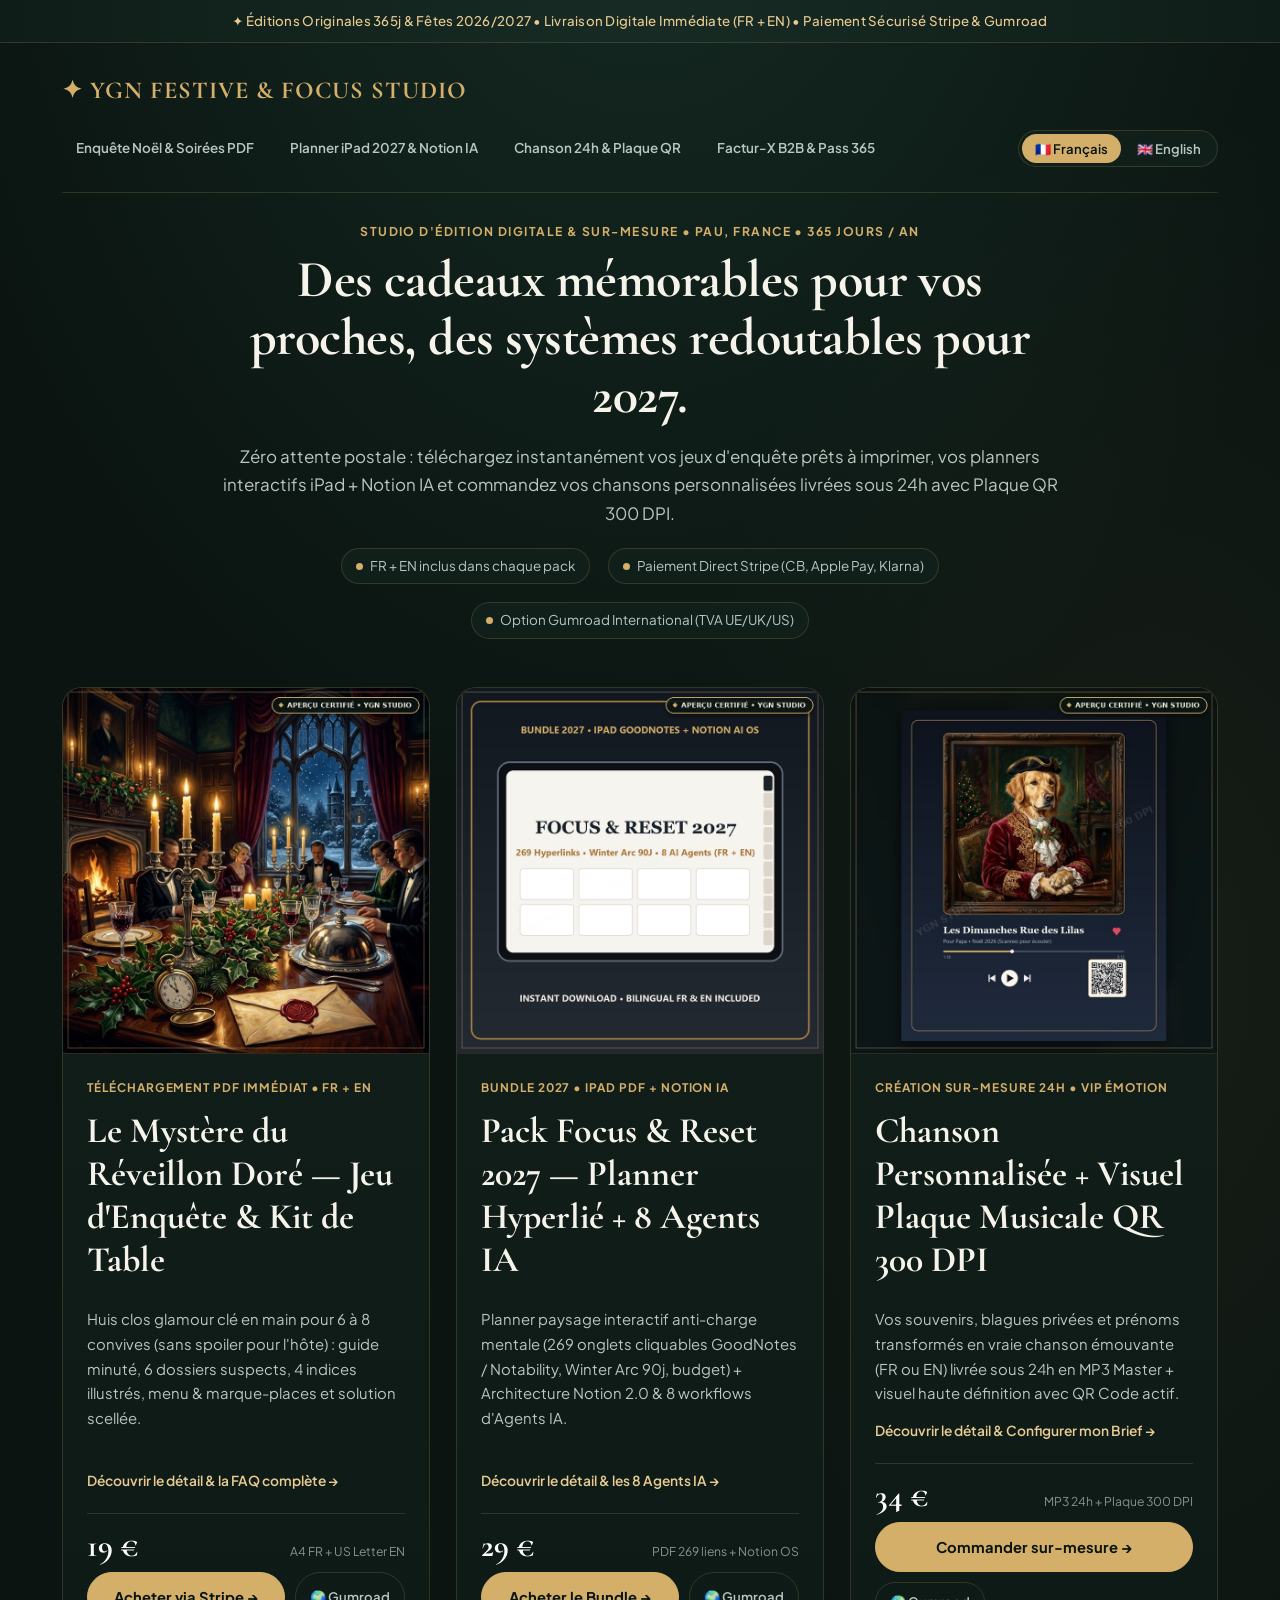
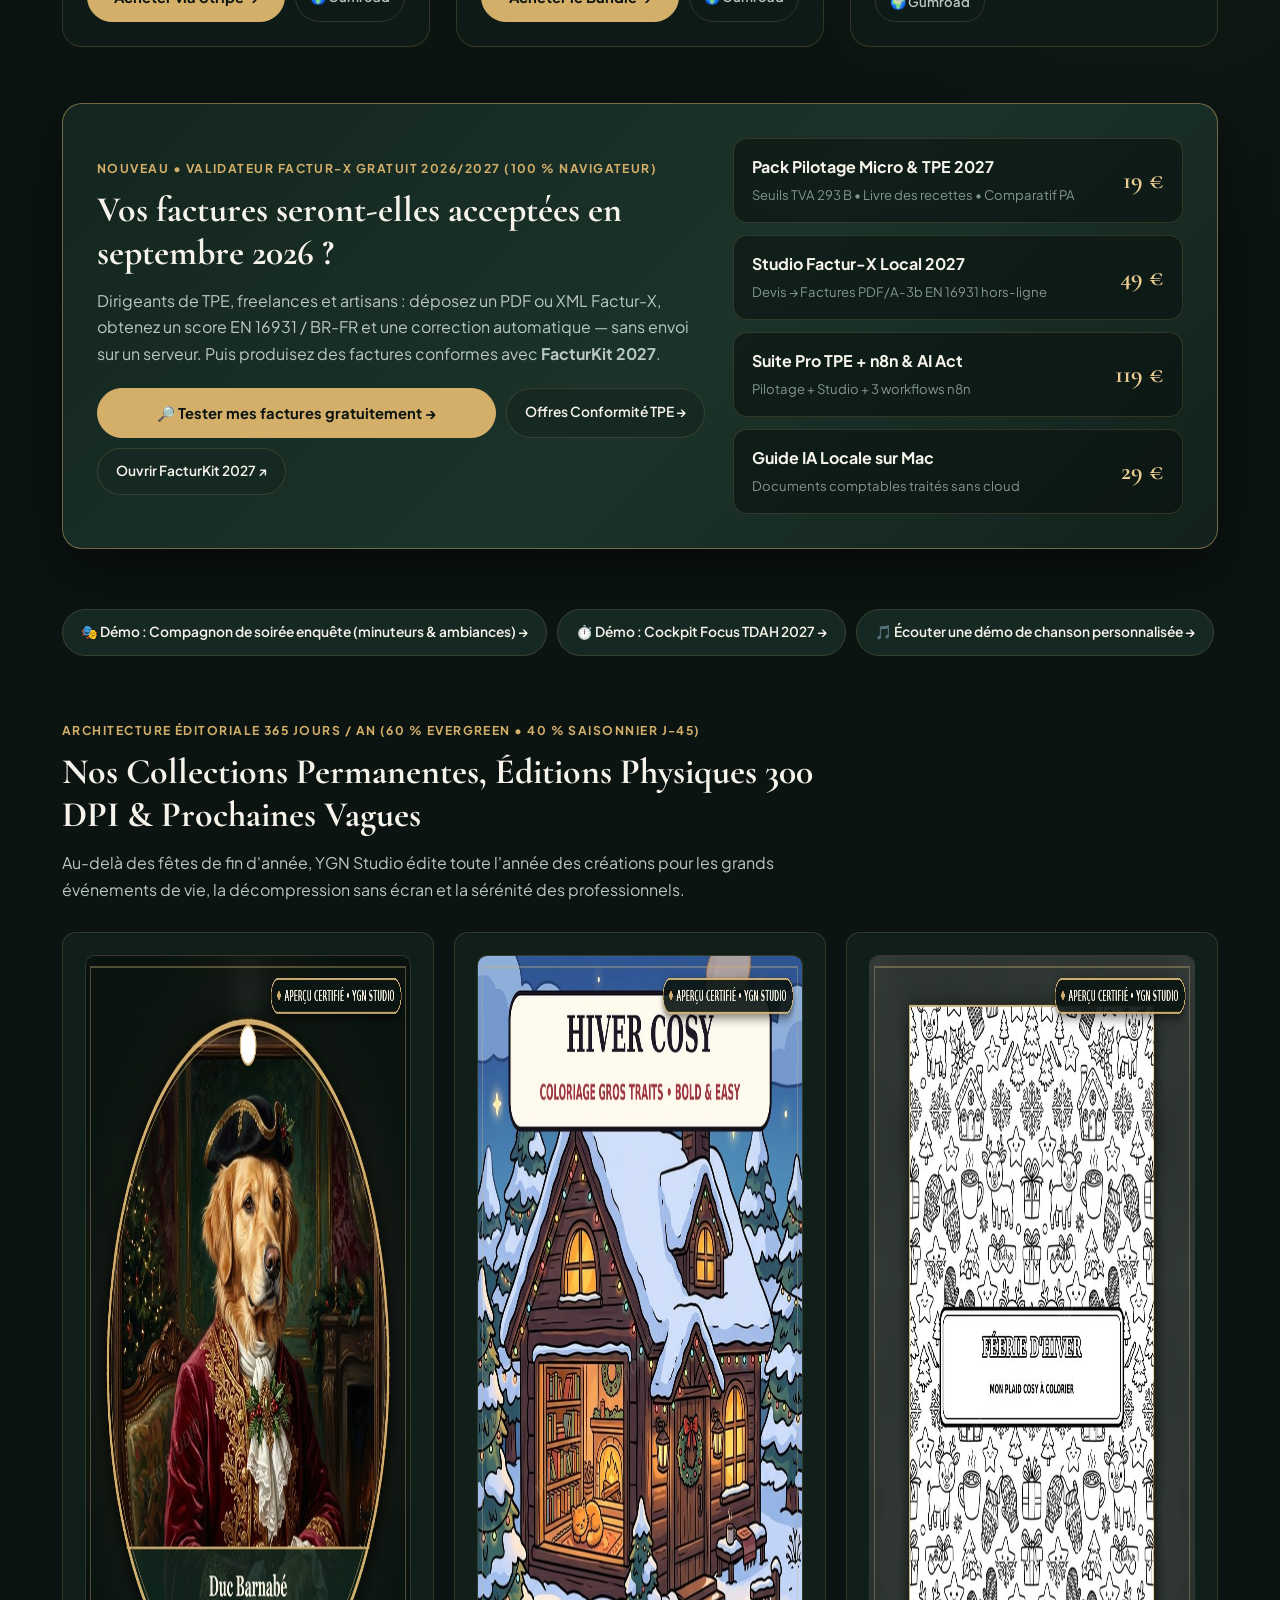
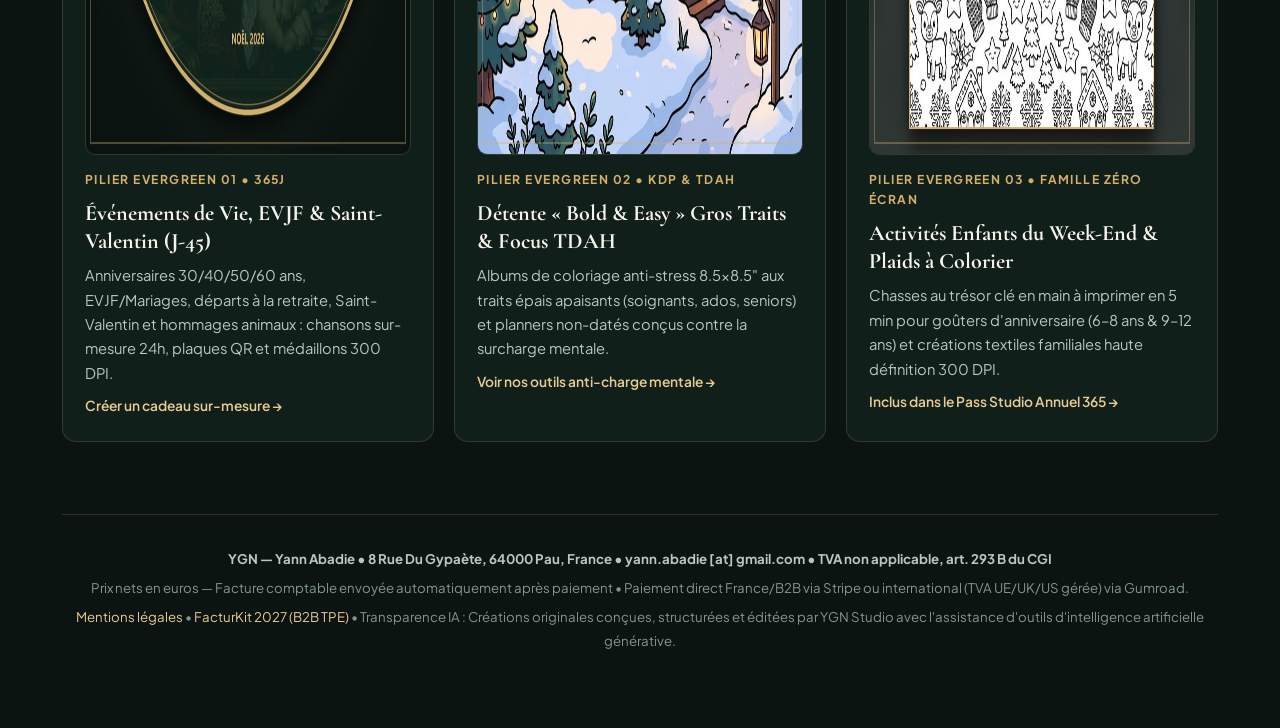
<file: index.html>
<!DOCTYPE html>
<html lang="fr">
<head>
  <meta charset="UTF-8" />
  <meta name="viewport" content="width=device-width, initial-scale=1.0" />
  <title>YGN Festive &amp; Focus Studio — Jeux d'Enquête PDF, Planners iPad 2027, Chansons Plaque QR &amp; Systèmes IA</title>
  <meta name="description" content="Jeux d'enquête de Noël à imprimer (PDF FR+EN), Planners iPad GoodNotes 2027 hyperliés, Systèmes Notion IA, Chansons personnalisées 24h sur plaque QR 300 DPI et Conformité Factur-X TPE." />
  <link rel="canonical" href="https://yannabadie.github.io/cozy-festive-studio-2026/" />
  <meta property="og:type" content="website" />
  <meta property="og:title" content="YGN Festive &amp; Focus Studio — Créations Digitales, Sur-Mesure 24h &amp; Systèmes 2027" />
  <meta property="og:description" content="Téléchargement immédiat FR + EN : Soirées Murder Mystery PDF, Planners iPad 2027 + Notion IA, Chansons personnalisées sur Plaque QR 300 DPI &amp; FacturKit 2027." />
  <meta property="og:url" content="https://yannabadie.github.io/cozy-festive-studio-2026/" />
  <meta property="og:image" content="https://yannabadie.github.io/cozy-festive-studio-2026/previews/murder_mystery_preview_800.jpg" />
  <link rel="stylesheet" href="./studio_seo.css" />
  <script type="application/ld+json">
{
  "@context": "https://schema.org",
  "@type": "WebSite",
  "name": "YGN Festive & Focus Studio",
  "url": "https://yannabadie.github.io/cozy-festive-studio-2026/",
  "inLanguage": [
    "fr-FR",
    "en-US"
  ],
  "publisher": {
    "@type": "Organization",
    "name": "YGN — Yann Abadie",
    "email": "yann.abadie@gmail.com",
    "address": {
      "@type": "PostalAddress",
      "streetAddress": "8 Rue Du Gypaète",
      "postalCode": "64000",
      "addressLocality": "Pau",
      "addressCountry": "FR"
    }
  }
}
  </script>
  <script type="application/ld+json">
{
  "@context": "https://schema.org",
  "@type": "ItemList",
  "name": "Catalogue Officiel YGN Festive & Focus Studio (365j & 2026/2027)",
  "itemListElement": [
    {
      "@type": "ListItem",
      "position": 1,
      "name": "Le Mystère du Réveillon Doré — Jeu d'Enquête Noël à Imprimer PDF (FR + EN)",
      "url": "https://yannabadie.github.io/cozy-festive-studio-2026/jeu-enquete-noel-murder-mystery-pdf.html"
    },
    {
      "@type": "ListItem",
      "position": 2,
      "name": "Pack Focus & Reset 2027 — Planner Digital iPad Hyperlié + Système Notion & 8 Agents IA",
      "url": "https://yannabadie.github.io/cozy-festive-studio-2026/planner-digital-ipad-2027-notion-ia-tdah.html"
    },
    {
      "@type": "ListItem",
      "position": 3,
      "name": "Chanson Personnalisée 24h + Visuel Plaque Musicale QR Code 300 DPI",
      "url": "https://yannabadie.github.io/cozy-festive-studio-2026/chanson-personnalisee-plaque-qr-code-cadeau.html"
    },
    {
      "@type": "ListItem",
      "position": 4,
      "name": "Cockpit Conformité TPE Factur-X 2027 + 12 Agents IA & Pass Studio Annuel 365",
      "url": "https://yannabadie.github.io/cozy-festive-studio-2026/conformite-facturx-2027-tpe-pass-annuel.html"
    }
  ]
}
  </script>
</head>
<body>
  <div class="topbar">
    <span data-lang="fr">✦ Éditions Originales 365j &amp; Fêtes 2026/2027 • Livraison Digitale Immédiate (FR + EN) • Paiement Sécurisé Stripe &amp; Gumroad</span>
    <span data-lang="en">✦ Original 365d &amp; Holiday 2026/2027 Editions • Instant Digital Delivery (FR + EN Included) • Secure Stripe &amp; Gumroad Checkout</span>
  </div>

  <div class="container">
    <header class="site-header">
      <a id="brand-home-link" class="brand-link" href="./index.html">✦ YGN FESTIVE &amp; FOCUS STUDIO</a>
      <nav class="header-nav" aria-label="Collections principales">
        <a class="nav-link" href="./jeu-enquete-noel-murder-mystery-pdf.html"><span data-lang="fr">Enquête Noël & Soirées PDF</span><span data-lang="en">Murder Mystery Party PDF</span></a>
        <a class="nav-link" href="./planner-digital-ipad-2027-notion-ia-tdah.html"><span data-lang="fr">Planner iPad 2027 & Notion IA</span><span data-lang="en">2027 iPad Planner & Notion AI</span></a>
        <a class="nav-link" href="./chanson-personnalisee-plaque-qr-code-cadeau.html"><span data-lang="fr">Chanson 24h & Plaque QR</span><span data-lang="en">Custom 24h Song & QR Plaque</span></a>
        <a class="nav-link" href="./conformite-facturx-2027-tpe-pass-annuel.html"><span data-lang="fr">Factur-X B2B & Pass 365</span><span data-lang="en">Factur-X B2B & 365 Pass</span></a>
      </nav>
      <div class="lang-switch" role="group" aria-label="Sélecteur de langue">
        <button id="btn-fr" type="button" class="active" onclick="setLang('fr')">🇫🇷 Français</button>
        <button id="btn-en" type="button" onclick="setLang('en')">🇬🇧 English</button>
      </div>
    </header>

    <main>
      <section class="home-hero">
        <div class="eyebrow">
          <span data-lang="fr">Studio d'Édition Digitale &amp; Sur-Mesure • Pau, France • 365 Jours / An</span>
          <span data-lang="en">Bespoke Digital Publishing &amp; AI Systems Studio • Crafted in France • 365d/Year</span>
        </div>
        <h1>
          <span data-lang="fr">Des cadeaux mémorables pour vos proches, des systèmes redoutables pour 2027.</span>
          <span data-lang="en">Unforgettable Keepsakes for Every Milestone &amp; High-Performance 2027 Systems.</span>
        </h1>
        <p class="lead" style="margin-bottom:0;">
          <span data-lang="fr">Zéro attente postale : téléchargez instantanément vos jeux d'enquête prêts à imprimer, vos planners interactifs iPad + Notion IA et commandez vos chansons personnalisées livrées sous 24h avec Plaque QR 300 DPI.</span>
          <span data-lang="en">Zero shipping delays: download print-ready dinner mysteries, hyperlinked iPad planners + Notion AI systems, and bespoke studio songs delivered within 24h with scannable 300 DPI QR plaques.</span>
        </p>
        <div class="trust-row">
          <span class="trust-item"><span class="trust-dot"></span><span data-lang="fr">FR + EN inclus dans chaque pack</span><span data-lang="en">EN + FR Included in Every Bundle</span></span>
          <span class="trust-item"><span class="trust-dot"></span><span data-lang="fr">Paiement Direct Stripe (CB, Apple Pay, Klarna)</span><span data-lang="en">Direct Stripe Checkout (Apple Pay, Card, Klarna)</span></span>
          <span class="trust-item"><span class="trust-dot"></span><span data-lang="fr">Option Gumroad International (TVA UE/UK/US)</span><span data-lang="en">International Gumroad MoR Tax Option</span></span>
        </div>
      </section>

      <!-- LES 3 OFFRES PHARES LIVE -->
      <section aria-label="Offres principales à téléchargement immédiat">
        <div class="catalog-grid">
          <!-- PRODUCT 1 : 19 € -->
          <article class="product-card">
            <a class="card-media" href="./jeu-enquete-noel-murder-mystery-pdf.html">
              <img src="previews/murder_mystery_preview_800.jpg" alt="Kit Soirée Enquête Noël 2026 à imprimer PDF" width="800" height="800" />
            </a>
            <div class="card-body">
              <div class="card-tag">
                <span data-lang="fr">Téléchargement PDF Immédiat • FR + EN</span>
                <span data-lang="en">Instant PDF Download • EN + FR</span>
              </div>
              <h2>
                <a href="./jeu-enquete-noel-murder-mystery-pdf.html" style="color:inherit;">
                  <span data-lang="fr">Le Mystère du Réveillon Doré — Jeu d'Enquête &amp; Kit de Table</span>
                  <span data-lang="en">The Midnight Mistletoe Mystery — Printable Whodunit Party Kit</span>
                </a>
              </h2>
              <p>
                <span data-lang="fr">Huis clos glamour clé en main pour 6 à 8 convives (sans spoiler pour l'hôte) : guide minuté, 6 dossiers suspects, 4 indices illustrés, menu &amp; marque-places et solution scellée.</span>
                <span data-lang="en">Turnkey candlelit manor mystery for 6–8 guests (spoiler-free so the host can play!): master timeline, 6 suspect dossiers, 4 forensic clues, printable menu &amp; place cards.</span>
              </p>
              <a id="detail-link-mystery" class="card-detail-link" href="./jeu-enquete-noel-murder-mystery-pdf.html">
                <span data-lang="fr">Découvrir le détail &amp; la FAQ complète →</span>
                <span data-lang="en">See Inside &amp; Full Breakdown →</span>
              </a>
              <div class="card-purchase">
                <div class="price-line">
                  <span class="price-tag">19 €</span>
                  <span class="price-note"><span data-lang="fr">A4 FR + US Letter EN</span><span data-lang="en">US Letter EN + A4 FR</span></span>
                </div>
                <div class="btn-row">
                  <a id="home-stripe-mystery" class="buy checkout-mystery" href="https://buy.stripe.com/28E7sKfnS0PN1eX6vf2cg09">
                    <span data-lang="fr">Acheter via Stripe →</span>
                    <span data-lang="en">Instant Checkout →</span>
                  </a>
                  <a id="home-gumroad-mystery" class="btn-ghost" href="https://yannabadi.gumroad.com/l/couwu" target="_blank" rel="noopener" title="International Merchant of Record">
                    <span data-lang="fr">🌍 Gumroad</span>
                    <span data-lang="en">🌍 Gumroad</span>
                  </a>
                </div>
              </div>
            </div>
          </article>

          <!-- PRODUCT 2 : 29 € -->
          <article class="product-card">
            <a class="card-media" href="./planner-digital-ipad-2027-notion-ia-tdah.html">
              <img src="previews/planner_2027_preview_800.png" alt="Pack Focus & Reset 2027 Planner iPad GoodNotes + Notion IA" width="800" height="800" loading="lazy" />
            </a>
            <div class="card-body">
              <div class="card-tag">
                <span data-lang="fr">Bundle 2027 • iPad PDF + Notion IA</span>
                <span data-lang="en">2027 Bundle • Hyperlinked PDF + Notion AI</span>
              </div>
              <h2>
                <a href="./planner-digital-ipad-2027-notion-ia-tdah.html" style="color:inherit;">
                  <span data-lang="fr">Pack Focus &amp; Reset 2027 — Planner Hyperlié + 8 Agents IA</span>
                  <span data-lang="en">2027 Focus Digital Planner + Solo Operator Notion AI OS</span>
                </a>
              </h2>
              <p>
                <span data-lang="fr">Planner paysage interactif anti-charge mentale (269 onglets cliquables GoodNotes / Notability, Winter Arc 90j, budget) + Architecture Notion 2.0 &amp; 8 workflows d'Agents IA.</span>
                <span data-lang="en">ADHD-friendly landscape iPad planner (269 clickable links, exact 2027 calendar, 90-day Winter Arc, cashflow) + Relational Notion 2.0 &amp; 8 AI Agent workflows.</span>
              </p>
              <a id="detail-link-planner" class="card-detail-link" href="./planner-digital-ipad-2027-notion-ia-tdah.html">
                <span data-lang="fr">Découvrir le détail &amp; les 8 Agents IA →</span>
                <span data-lang="en">See Inside &amp; 8 AI Workflows →</span>
              </a>
              <div class="card-purchase">
                <div class="price-line">
                  <span class="price-tag">29 €</span>
                  <span class="price-note"><span data-lang="fr">PDF 269 liens + Notion OS</span><span data-lang="en">269-Tab PDF + Notion OS</span></span>
                </div>
                <div class="btn-row">
                  <a id="home-stripe-planner" class="buy checkout-planner" href="https://buy.stripe.com/00w5kCejOcyv3n54n72cg0a">
                    <span data-lang="fr">Acheter le Bundle →</span>
                    <span data-lang="en">Get 2027 Bundle →</span>
                  </a>
                  <a id="home-gumroad-planner" class="btn-ghost" href="https://yannabadi.gumroad.com/l/tfoxbx" target="_blank" rel="noopener" title="International Merchant of Record">
                    <span data-lang="fr">🌍 Gumroad</span>
                    <span data-lang="en">🌍 Gumroad</span>
                  </a>
                </div>
              </div>
            </div>
          </article>

          <!-- PRODUCT 3 : 34 € -->
          <article class="product-card">
            <a class="card-media" href="./chanson-personnalisee-plaque-qr-code-cadeau.html">
              <img src="previews/vip_plaque_qr_preview_800.jpg" alt="Chanson Personnalisée 24h + Visuel Plaque Musicale QR Code 300 DPI" width="800" height="800" loading="lazy" />
            </a>
            <div class="card-body">
              <div class="card-tag">
                <span data-lang="fr">Création Sur-Mesure 24h • VIP Émotion</span>
                <span data-lang="en">Bespoke 24h Creation • VIP Gift</span>
              </div>
              <h2>
                <a href="./chanson-personnalisee-plaque-qr-code-cadeau.html" style="color:inherit;">
                  <span data-lang="fr">Chanson Personnalisée + Visuel Plaque Musicale QR 300 DPI</span>
                  <span data-lang="en">Custom Studio Song + Scannable 300 DPI QR Music Plaque</span>
                </a>
              </h2>
              <p>
                <span data-lang="fr">Vos souvenirs, blagues privées et prénoms transformés en vraie chanson émouvante (FR ou EN) livrée sous 24h en MP3 Master + visuel haute définition avec QR Code actif.</span>
                <span data-lang="en">Your real family memories, inside jokes, and names turned into a studio-quality song (EN or FR) delivered within 24h + print-ready 300 DPI QR music plaque artwork.</span>
              </p>
              <a id="detail-link-vipsong" class="card-detail-link" href="./chanson-personnalisee-plaque-qr-code-cadeau.html">
                <span data-lang="fr">Découvrir le détail &amp; Configurer mon Brief →</span>
                <span data-lang="en">See Inside &amp; Configure Song Brief →</span>
              </a>
              <div class="card-purchase">
                <div class="price-line">
                  <span class="price-tag">34 €</span>
                  <span class="price-note"><span data-lang="fr">MP3 24h + Plaque 300 DPI</span><span data-lang="en">24h MP3 + 300 DPI Plaque</span></span>
                </div>
                <div class="btn-row">
                  <a id="home-stripe-vipsong" class="buy checkout-vipsong" href="https://buy.stripe.com/3cIbJ05Niburg9RdXH2cg0b">
                    <span data-lang="fr">Commander sur-mesure →</span>
                    <span data-lang="en">Order Custom Song →</span>
                  </a>
                  <a id="home-gumroad-vipsong" class="btn-ghost" href="https://yannabadi.gumroad.com/l/afbhth" target="_blank" rel="noopener" title="International Merchant of Record">
                    <span data-lang="fr">🌍 Gumroad</span>
                    <span data-lang="en">🌍 Gumroad</span>
                  </a>
                </div>
              </div>
            </div>
          </article>
        </div>
      </section>

      <!-- BANNIÈRE B2B : VALIDATEUR GRATUIT (AIMANT) + 4 OFFRES STRIPE LIVE -->
      <section class="b2b-banner" aria-label="Validateur Factur-X gratuit et offres B2B FacturKit 2027">
        <div>
          <div class="eyebrow">
            <span data-lang="fr">Nouveau • Validateur Factur-X gratuit 2026/2027 (100 % navigateur)</span>
            <span data-lang="en">New • Free Factur-X 2026/2027 Validator (100% in-browser)</span>
          </div>
          <h2>
            <span data-lang="fr">Vos factures seront-elles acceptées en septembre 2026 ?</span>
            <span data-lang="en">Will your invoices pass the French 2026 e-invoicing reform?</span>
          </h2>
          <p style="color:var(--text-soft);margin-bottom:20px;">
            <span data-lang="fr">Dirigeants de TPE, freelances et artisans : déposez un PDF ou XML Factur-X, obtenez un score EN 16931 / BR-FR et une correction automatique — sans envoi sur un serveur. Puis produisez des factures conformes avec <strong>FacturKit 2027</strong>.</span>
            <span data-lang="en">French SMEs &amp; freelancers: drop a Factur-X PDF or XML, get an EN 16931 / BR-FR score and an auto-fix — nothing leaves your browser. Then issue compliant invoices with <strong>FacturKit 2027</strong>.</span>
          </p>
          <div class="btn-row">
            <a id="home-cta-validator" class="btn-primary" href="./validateur-factur-x-gratuit-2026-2027.html">
              <span data-lang="fr">🔎 Tester mes factures gratuitement →</span>
              <span data-lang="en">🔎 Check my invoices for free →</span>
            </a>
            <a id="home-cta-b2b-hub" class="btn-secondary" href="./conformite-facturx-2027-tpe-pass-annuel.html">
              <span data-lang="fr">Offres Conformité TPE →</span>
              <span data-lang="en">SME Compliance Offers →</span>
            </a>
            <a id="home-cta-facturkit-ext" class="btn-secondary" href="https://yannabadie.github.io/facturkit-2027/" target="_blank" rel="noopener">
              <span data-lang="fr">Ouvrir FacturKit 2027 ↗</span>
              <span data-lang="en">Open FacturKit 2027 ↗</span>
            </a>
          </div>
        </div>

        <div class="b2b-offers-mini">
          <a class="mini-offer-row" id="home-stripe-b2b-19" href="https://buy.stripe.com/3cIaEWfnS8ifbTBdXH2cg05" target="_blank" rel="noopener">
            <div>
              <strong style="display:block;color:var(--text-main);"><span data-lang="fr">Pack Pilotage Micro &amp; TPE 2027</span><span data-lang="en">Micro &amp; SME Pilotage Pack 2027</span></strong>
              <span style="font-size:0.82rem;color:var(--text-muted);"><span data-lang="fr">Seuils TVA 293 B • Livre des recettes • Comparatif PA</span><span data-lang="en">VAT thresholds • Revenue ledger • PA benchmark</span></span>
            </div>
            <span class="mini-offer-price">19 €</span>
          </a>
          <a class="mini-offer-row" id="home-stripe-b2b-49" href="https://buy.stripe.com/4gMcN40sY41Zf5N1aV2cg06" target="_blank" rel="noopener">
            <div>
              <strong style="display:block;color:var(--text-main);"><span data-lang="fr">Studio Factur-X Local 2027</span><span data-lang="en">Factur-X Local Studio 2027</span></strong>
              <span style="font-size:0.82rem;color:var(--text-muted);"><span data-lang="fr">Devis → Factures PDF/A-3b EN 16931 hors-ligne</span><span data-lang="en">Offline Quote → PDF/A-3b EN 16931 invoices</span></span>
            </div>
            <span class="mini-offer-price">49 €</span>
          </a>
          <a class="mini-offer-row" id="home-stripe-b2b-119" href="https://buy.stripe.com/aFa8wO0sY1TRbTB1aV2cg07" target="_blank" rel="noopener">
            <div>
              <strong style="display:block;color:var(--text-main);"><span data-lang="fr">Suite Pro TPE + n8n &amp; AI Act</span><span data-lang="en">SME Pro Suite + n8n &amp; AI Act</span></strong>
              <span style="font-size:0.82rem;color:var(--text-muted);"><span data-lang="fr">Pilotage + Studio + 3 workflows n8n</span><span data-lang="en">Pilotage + Studio + 3 n8n workflows</span></span>
            </div>
            <span class="mini-offer-price">119 €</span>
          </a>
          <a class="mini-offer-row" id="home-stripe-guide-mac-29" href="https://buy.stripe.com/14A14m5NigOLcXF7zj2cg03" target="_blank" rel="noopener">
            <div>
              <strong style="display:block;color:var(--text-main);"><span data-lang="fr">Guide IA Locale sur Mac</span><span data-lang="en">Local AI on Mac Guide</span></strong>
              <span style="font-size:0.82rem;color:var(--text-muted);"><span data-lang="fr">Documents comptables traités sans cloud</span><span data-lang="en">Accounting docs processed without cloud</span></span>
            </div>
            <span class="mini-offer-price">29 €</span>
          </a>
        </div>
      </section>

      <!-- DÉMOS INTERACTIVES GRATUITES (COMPAGNONS B2C + DÉMOS AUDIO VIP) -->
      <section class="section-block" aria-label="Démos interactives gratuites">
        <div class="btn-row">
          <a id="home-demo-mystery-companion" class="btn-secondary" href="./compagnon-enquete-reveillon-dore.html">
            <span data-lang="fr">🎭 Démo : Compagnon de soirée enquête (minuteurs &amp; ambiances) →</span>
            <span data-lang="en">🎭 Demo: Murder mystery host companion →</span>
          </a>
          <a id="home-demo-focus-companion" class="btn-secondary" href="./compagnon-focus-tdah-2027.html">
            <span data-lang="fr">⏱️ Démo : Cockpit Focus TDAH 2027 →</span>
            <span data-lang="en">⏱️ Demo: ADHD Focus Cockpit 2027 →</span>
          </a>
          <a id="home-demo-audio-noel" class="btn-secondary" href="./audio_demos/demo_noel_fr.mp3">
            <span data-lang="fr">🎵 Écouter une démo de chanson personnalisée →</span>
            <span data-lang="en">🎵 Listen to a custom song demo →</span>
          </a>
        </div>
      </section>

      <!-- VITRINE COLLECTIONS EVERGREEN 365J & VAGUES SAISONNIÈRES J-45 -->
      <section class="section-block" aria-labelledby="evergreen-heading">
        <div class="section-header">
          <div class="eyebrow">
            <span data-lang="fr">Architecture Éditoriale 365 Jours / An (60 % Evergreen • 40 % Saisonnier J-45)</span>
            <span data-lang="en">Year-Round 365d Publishing Architecture (60% Evergreen • 40% J-45 Seasonal)</span>
          </div>
          <h2 id="evergreen-heading">
            <span data-lang="fr">Nos Collections Permanentes, Éditions Physiques 300 DPI &amp; Prochaines Vagues</span>
            <span data-lang="en">Evergreen 365d Pillars, 300 DPI Physical Editions &amp; Upcoming Seasonal Waves</span>
          </h2>
          <p style="color:var(--text-soft);">
            <span data-lang="fr">Au-delà des fêtes de fin d'année, YGN Studio édite toute l'année des créations pour les grands événements de vie, la décompression sans écran et la sérénité des professionnels.</span>
            <span data-lang="en">Beyond the winter holidays, YGN Studio publishes year-round editions for life milestones, screen-free family weekends, and neuro-friendly focus.</span>
          </p>
        </div>

        <div class="inside-grid">
          <article class="inside-item">
            <img src="previews/vip_ornament_preview_800.jpg" alt="Événements de vie 365j : Anniversaires 30 40 50 60 ans, EVJF, Mariages et Hommages" width="800" height="800" loading="lazy" style="border-radius:10px;margin-bottom:14px;border:1px solid var(--border-subtle);" />
            <div class="eyebrow">Pilier Evergreen 01 • 365j</div>
            <h3><span data-lang="fr">Événements de Vie, EVJF &amp; Saint-Valentin (J-45)</span><span data-lang="en">Life Milestones, Weddings &amp; Valentine's (J-45)</span></h3>
            <p><span data-lang="fr">Anniversaires 30/40/50/60 ans, EVJF/Mariages, départs à la retraite, Saint-Valentin et hommages animaux : chansons sur-mesure 24h, plaques QR et médaillons 300 DPI.</span><span data-lang="en">30th–60th birthdays, weddings, bachelorette parties, Valentine's Day, and pet memorials: custom 24h songs, QR plaques, and keepsake ornaments.</span></p>
            <a class="card-detail-link" href="./chanson-personnalisee-plaque-qr-code-cadeau.html" style="margin-top:10px;">
              <span data-lang="fr">Créer un cadeau sur-mesure →</span>
              <span data-lang="en">Configure a custom keepsake →</span>
            </a>
          </article>

          <article class="inside-item">
            <img src="previews/kdp_hiver_cosy_preview_800.jpg" alt="Livres de coloriage Bold and Easy Gros Traits Hiver Cosy & Détente TDAH" width="800" height="800" loading="lazy" style="border-radius:10px;margin-bottom:14px;border:1px solid var(--border-subtle);" />
            <div class="eyebrow">Pilier Evergreen 02 • KDP &amp; TDAH</div>
            <h3><span data-lang="fr">Détente « Bold &amp; Easy » Gros Traits &amp; Focus TDAH</span><span data-lang="en">Bold &amp; Easy Relaxation Books &amp; ADHD Focus</span></h3>
            <p><span data-lang="fr">Albums de coloriage anti-stress 8.5×8.5" aux traits épais apaisants (soignants, ados, seniors) et planners non-datés conçus contre la surcharge mentale.</span><span data-lang="en">Thick-line 8.5×8.5" stress-relief coloring books crafted for alcohol markers alongside low-friction undated ADHD digital planners.</span></p>
            <a class="card-detail-link" href="./planner-digital-ipad-2027-notion-ia-tdah.html" style="margin-top:10px;">
              <span data-lang="fr">Voir nos outils anti-charge mentale →</span>
              <span data-lang="en">Explore neuro-friendly focus tools →</span>
            </a>
          </article>

          <article class="inside-item">
            <img src="previews/pod_plaid_colorier_preview_800.jpg" alt="Plaid à colorier géant 300 DPI et Chasses au trésor enfants sans écran" width="800" height="800" loading="lazy" style="border-radius:10px;margin-bottom:14px;border:1px solid var(--border-subtle);" />
            <div class="eyebrow">Pilier Evergreen 03 • Famille Zéro Écran</div>
            <h3><span data-lang="fr">Activités Enfants du Week-End &amp; Plaids à Colorier</span><span data-lang="en">Screen-Free Kids Quests &amp; Coloring Blankets</span></h3>
            <p><span data-lang="fr">Chasses au trésor clé en main à imprimer en 5 min pour goûters d'anniversaire (6–8 ans &amp; 9–12 ans) et créations textiles familiales haute définition 300 DPI.</span><span data-lang="en">5-minute printable birthday treasure hunts (ages 6–8 &amp; 9–12) and interactive 300 DPI family coloring blanket designs.</span></p>
            <a class="card-detail-link" href="./conformite-facturx-2027-tpe-pass-annuel.html#section-b-pass-annuel-365" style="margin-top:10px;">
              <span data-lang="fr">Inclus dans le Pass Studio Annuel 365 →</span>
              <span data-lang="en">Included in the 365 Annual Pass →</span>
            </a>
          </article>
        </div>
      </section>
    </main>

    <footer class="site-footer">
      <p><strong>YGN — Yann Abadie • 8 Rue Du Gypaète, 64000 Pau, France • yann.abadie [at] gmail.com • TVA non applicable, art. 293 B du CGI</strong></p>
      <p style="margin-top:6px;">
        <span data-lang="fr">Prix nets en euros — Facture comptable envoyée automatiquement après paiement • Paiement direct France/B2B via Stripe ou international (TVA UE/UK/US gérée) via Gumroad.</span>
        <span data-lang="en">Net prices in EUR (VAT not applicable, art. 293 B of the French Tax Code) — Automatic accounting invoice • Direct checkout via Stripe or international Merchant-of-Record tax handling via Gumroad.</span>
      </p>
      <p style="margin-top:6px;">
        <a href="https://yannabadie.github.io/ygn-guide-ia-locale/mentions-legales.html" target="_blank" rel="noopener">Mentions légales</a> •
        <a href="https://yannabadie.github.io/facturkit-2027/" target="_blank" rel="noopener">FacturKit 2027 (B2B TPE)</a> •
        <span data-lang="fr">Transparence IA : Créations originales conçues, structurées et éditées par YGN Studio avec l'assistance d'outils d'intelligence artificielle générative.</span>
        <span data-lang="en">AI Transparency Disclosure: Original creations authored, structured, and edited by YGN Studio with the assistance of generative AI tools.</span>
      </p>
    </footer>
  </div>

  <div id="studio-lightbox" class="lightbox-backdrop" onclick="closeLightbox()">
    <div class="lightbox-content" onclick="event.stopPropagation()">
      <button id="lightbox-close-btn" type="button" class="lightbox-close" onclick="closeLightbox()">✕ Fermer / Close</button>
      <img id="lightbox-img" src="previews/murder_mystery_preview_800.jpg" alt="Aperçu certifié haute définition YGN Studio" />
    </div>
  </div>
  <script src="./studio_seo.js"></script>
</body>
</html>
</file>
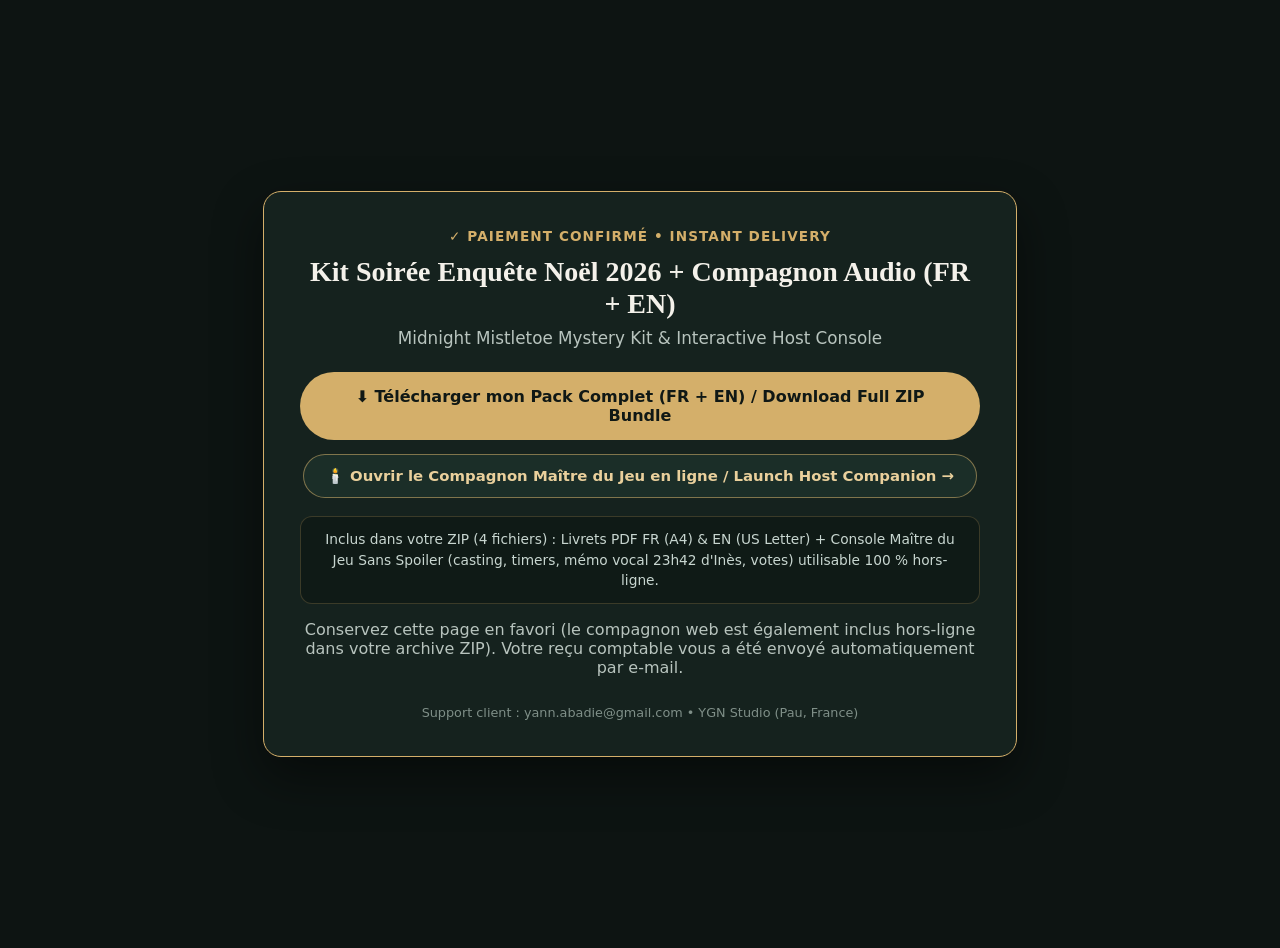
<file: livraison-0cba4df64fe8f3199eeee4c365c9eb27/index.html>
<!DOCTYPE html>
<html lang="fr">
<head>
  <meta charset="UTF-8" />
  <meta name="viewport" content="width=device-width, initial-scale=1.0" />
  <meta name="robots" content="noindex, nofollow" />
  <title>Livraison Immédiate — Kit Soirée Enquête Noël 2026 + Compagnon Audio (FR + EN)</title>
  <style>
    body { font-family: system-ui, -apple-system, sans-serif; background:#0d1412; color:#f4f1ea; display:flex; align-items:center; justify-content:center; min-height:100vh; margin:0; padding:24px; }
    .box { max-width:680px; background:#15221e; border:1px solid #d4af6a; border-radius:18px; padding:36px; text-align:center; box-shadow:0 20px 50px rgba(0,0,0,.45); }
    .ok { color:#d4af6a; font-weight:700; letter-spacing:.08em; text-transform:uppercase; font-size:.85rem; }
    h1 { font-family: Georgia, serif; font-size:1.75rem; margin:12px 0 8px; }
    h2 { font-size:1.05rem; font-weight:400; color:#b8c4be; margin:0 0 24px; }
    a.cta { display:inline-block; background:#d4af6a; color:#101815; font-weight:700; text-decoration:none; padding:15px 26px; border-radius:999px; font-size:1rem; }
    a.cta:hover { background:#e5c483; }
    a.cta-secondary { display:inline-block; background:#1b2e28; color:#ead09c; border:1px solid rgba(212,175,106,.55); font-weight:700; text-decoration:none; padding:12px 22px; border-radius:999px; font-size:.93rem; }
    a.cta-secondary:hover { border-color:#ead09c; color:#ffffff; }
    .included { margin-top:18px; font-size:.86rem; color:#c8d6d0; background:rgba(11,20,17,.55); border:1px solid rgba(212,175,106,.22); border-radius:12px; padding:12px 16px; line-height:1.5; }
    footer { margin-top:28px; font-size:.8rem; color:#7f8f88; }
  </style>
</head>
<body>
  <div class="box">
    <div class="ok">✓ Paiement Confirmé • Instant Delivery</div>
    <h1>Kit Soirée Enquête Noël 2026 + Compagnon Audio (FR + EN)</h1>
    <h2>Midnight Mistletoe Mystery Kit & Interactive Host Console</h2>
    <a class="cta" href="./Pack_Soiree_Enquete_Noel_2026_FR_EN.zip" download>⬇️ Télécharger mon Pack Complet (FR + EN) / Download Full ZIP Bundle</a>
    <div style="margin-top:14px;"><a class="cta-secondary" href="./compagnon-enquete-reveillon-dore.html">🕯️ Ouvrir le Compagnon Maître du Jeu en ligne / Launch Host Companion →</a></div>
    <p class="included">Inclus dans votre ZIP (4 fichiers) : Livrets PDF FR (A4) & EN (US Letter) + Console Maître du Jeu Sans Spoiler (casting, timers, mémo vocal 23h42 d'Inès, votes) utilisable 100 % hors-ligne.</p>
    <p style='margin-top:16px;color:#b8c4be;'>Conservez cette page en favori (le compagnon web est également inclus hors-ligne dans votre archive ZIP). Votre reçu comptable vous a été envoyé automatiquement par e-mail.</p>
    <footer>Support client : yann.abadie@gmail.com • YGN Studio (Pau, France)</footer>
  </div>
</body>
</html>
</file>
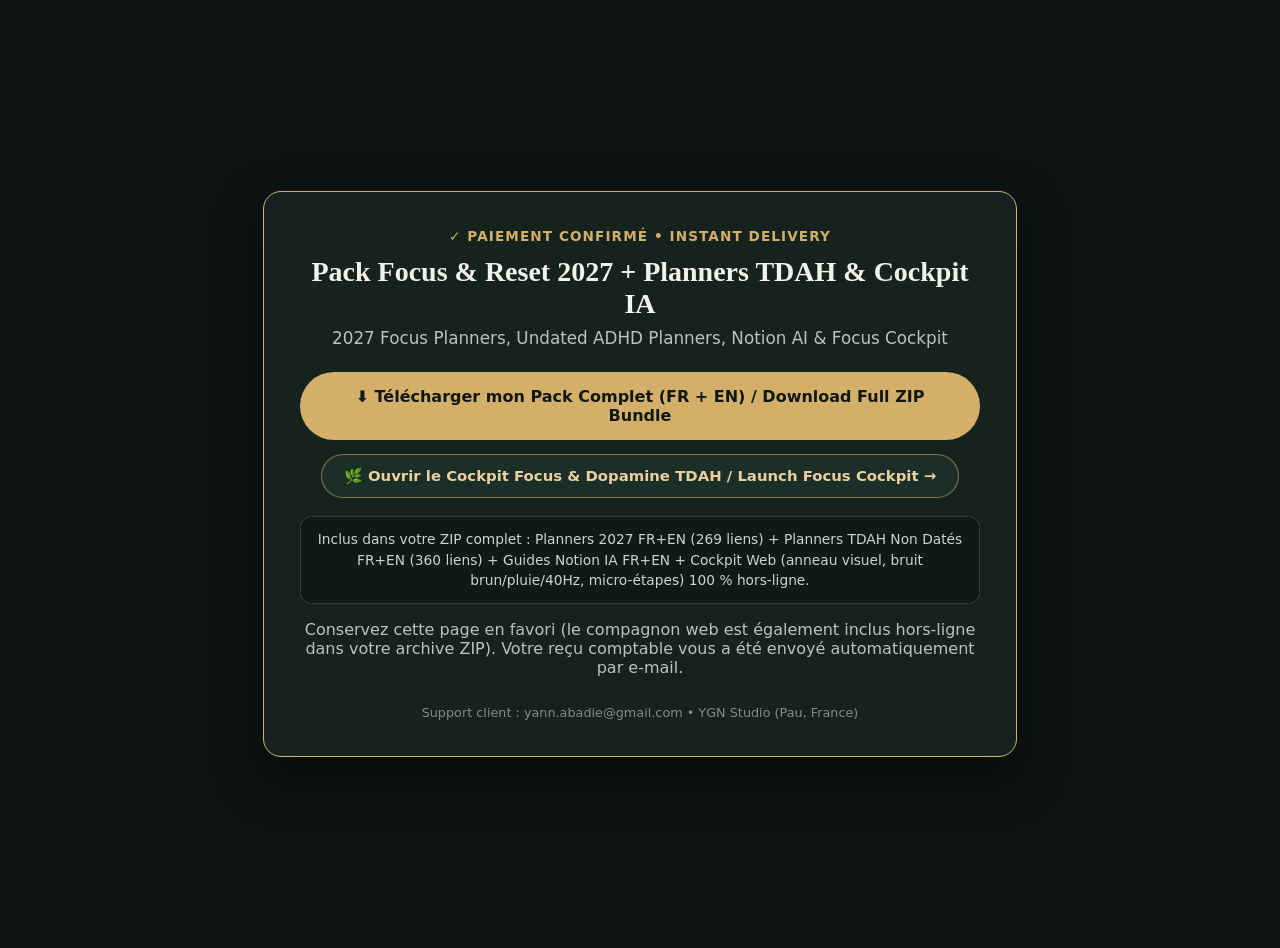
<file: livraison-62c0958d9aec4bc200fa9b7ab850546c/index.html>
<!DOCTYPE html>
<html lang="fr">
<head>
  <meta charset="UTF-8" />
  <meta name="viewport" content="width=device-width, initial-scale=1.0" />
  <meta name="robots" content="noindex, nofollow" />
  <title>Livraison Immédiate — Pack Focus & Reset 2027 + Planners TDAH & Cockpit IA</title>
  <style>
    body { font-family: system-ui, -apple-system, sans-serif; background:#0d1412; color:#f4f1ea; display:flex; align-items:center; justify-content:center; min-height:100vh; margin:0; padding:24px; }
    .box { max-width:680px; background:#15221e; border:1px solid #d4af6a; border-radius:18px; padding:36px; text-align:center; box-shadow:0 20px 50px rgba(0,0,0,.45); }
    .ok { color:#d4af6a; font-weight:700; letter-spacing:.08em; text-transform:uppercase; font-size:.85rem; }
    h1 { font-family: Georgia, serif; font-size:1.75rem; margin:12px 0 8px; }
    h2 { font-size:1.05rem; font-weight:400; color:#b8c4be; margin:0 0 24px; }
    a.cta { display:inline-block; background:#d4af6a; color:#101815; font-weight:700; text-decoration:none; padding:15px 26px; border-radius:999px; font-size:1rem; }
    a.cta:hover { background:#e5c483; }
    a.cta-secondary { display:inline-block; background:#1b2e28; color:#ead09c; border:1px solid rgba(212,175,106,.55); font-weight:700; text-decoration:none; padding:12px 22px; border-radius:999px; font-size:.93rem; }
    a.cta-secondary:hover { border-color:#ead09c; color:#ffffff; }
    .included { margin-top:18px; font-size:.86rem; color:#c8d6d0; background:rgba(11,20,17,.55); border:1px solid rgba(212,175,106,.22); border-radius:12px; padding:12px 16px; line-height:1.5; }
    footer { margin-top:28px; font-size:.8rem; color:#7f8f88; }
  </style>
</head>
<body>
  <div class="box">
    <div class="ok">✓ Paiement Confirmé • Instant Delivery</div>
    <h1>Pack Focus & Reset 2027 + Planners TDAH & Cockpit IA</h1>
    <h2>2027 Focus Planners, Undated ADHD Planners, Notion AI & Focus Cockpit</h2>
    <a class="cta" href="./Pack_Focus_Reset_2027_Planner_Notion_IA_FR_EN.zip" download>⬇️ Télécharger mon Pack Complet (FR + EN) / Download Full ZIP Bundle</a>
    <div style="margin-top:14px;"><a class="cta-secondary" href="./compagnon-focus-tdah-2027.html">🌿 Ouvrir le Cockpit Focus & Dopamine TDAH / Launch Focus Cockpit →</a></div>
    <p class="included">Inclus dans votre ZIP complet : Planners 2027 FR+EN (269 liens) + Planners TDAH Non Datés FR+EN (360 liens) + Guides Notion IA FR+EN + Cockpit Web (anneau visuel, bruit brun/pluie/40Hz, micro-étapes) 100 % hors-ligne.</p>
    <p style='margin-top:16px;color:#b8c4be;'>Conservez cette page en favori (le compagnon web est également inclus hors-ligne dans votre archive ZIP). Votre reçu comptable vous a été envoyé automatiquement par e-mail.</p>
    <footer>Support client : yann.abadie@gmail.com • YGN Studio (Pau, France)</footer>
  </div>
</body>
</html>
</file>
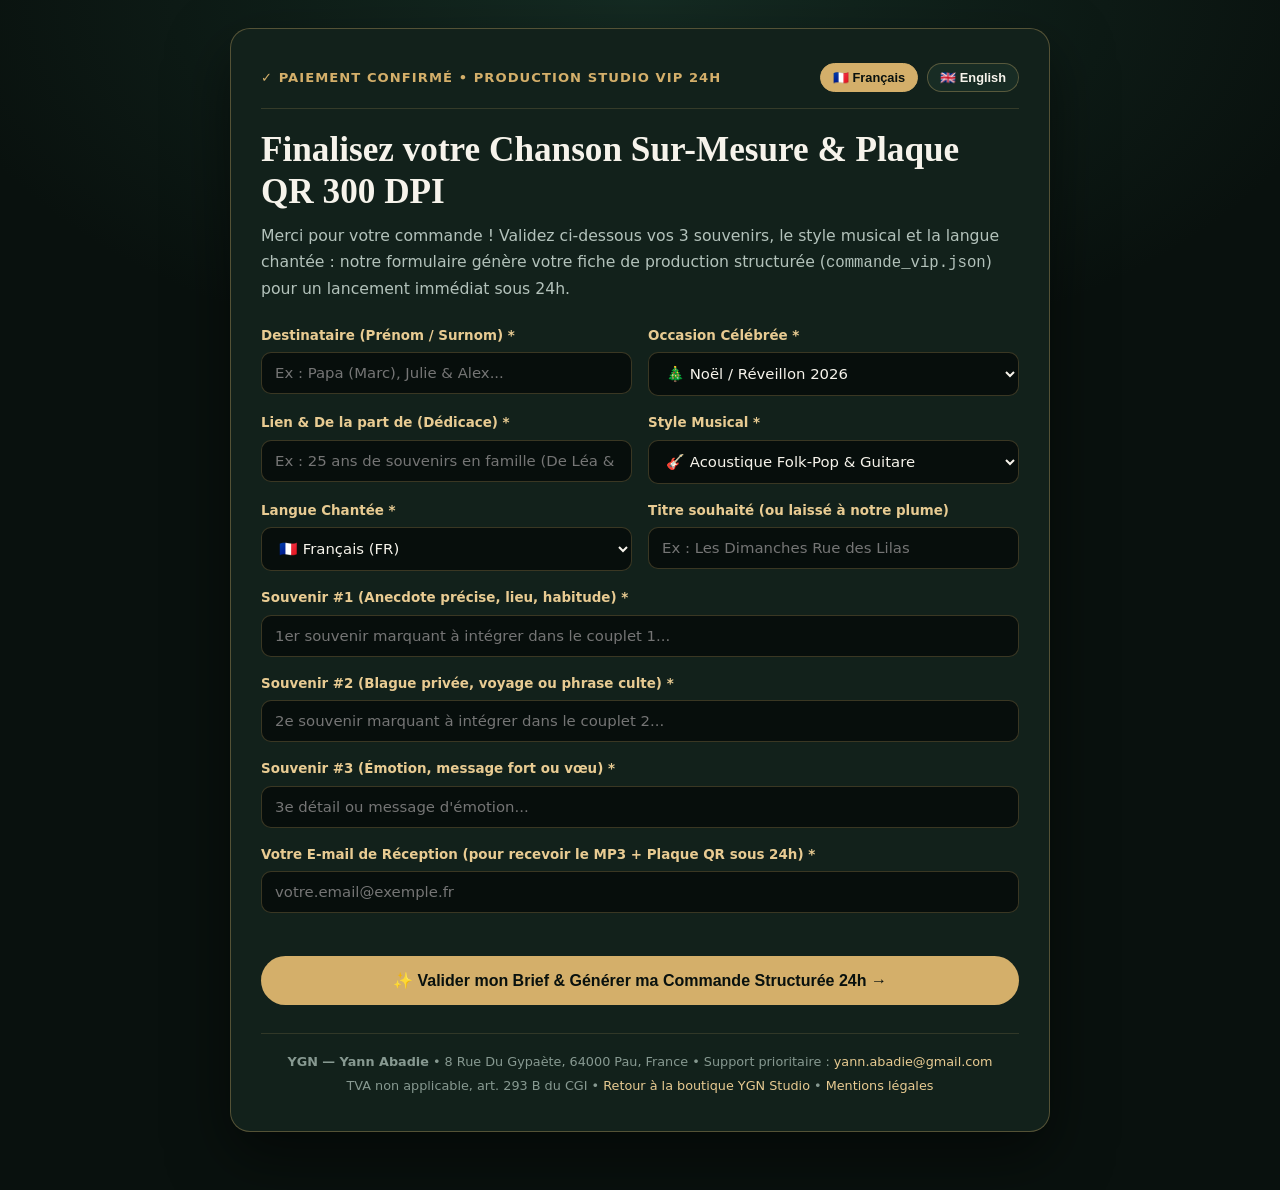
<file: livraison-b74698cad2eb195fa8b1000a2130534e/index.html>
<!DOCTYPE html>
<html lang="fr">
<head>
  <meta charset="UTF-8" />
  <meta name="viewport" content="width=device-width, initial-scale=1.0" />
  <meta name="robots" content="noindex, nofollow" />
  <title>Confirmation VIP &amp; Brief Chanson 24h — YGN Studio</title>
  <style>
    :root {
      --bg: #09110e;
      --surface: #12211b;
      --surface-2: #182c24;
      --border: rgba(212, 175, 106, 0.34);
      --gold: #d4af6a;
      --gold-light: #e8cb92;
      --text: #f6f3eb;
      --muted: #b3c2bb;
      --ok: #7bd4a8;
      --err: #f39595;
    }
    *, *::before, *::after { box-sizing: border-box; margin: 0; padding: 0; }
    body {
      font-family: system-ui, -apple-system, "Segoe UI", Roboto, sans-serif;
      background: radial-gradient(ellipse 80% 45% at 50% 0%, rgba(36, 78, 62, 0.42), transparent 70%), var(--bg);
      color: var(--text);
      line-height: 1.6;
      padding: 28px 18px 60px;
      min-height: 100vh;
    }
    body:not(.en) [data-lang="en"] { display: none !important; }
    body.en [data-lang="fr"] { display: none !important; }
    .wrap {
      max-width: 820px;
      margin: 0 auto;
      background: var(--surface);
      border: 1px solid var(--border);
      border-radius: 20px;
      padding: 34px 30px;
      box-shadow: 0 24px 60px rgba(0, 0, 0, 0.5);
    }
    .top-row {
      display: flex;
      justify-content: space-between;
      align-items: center;
      gap: 12px;
      flex-wrap: wrap;
      margin-bottom: 20px;
      padding-bottom: 16px;
      border-bottom: 1px solid rgba(212, 175, 106, 0.18);
    }
    .badge-ok {
      color: var(--gold);
      font-weight: 700;
      letter-spacing: 0.08em;
      text-transform: uppercase;
      font-size: 0.82rem;
    }
    .lang-btns button {
      background: var(--surface-2);
      color: var(--text);
      border: 1px solid var(--border);
      padding: 6px 12px;
      border-radius: 999px;
      cursor: pointer;
      font-weight: 600;
      font-size: 0.8rem;
      margin-left: 4px;
    }
    .lang-btns button.active {
      background: var(--gold);
      color: #09110e;
      border-color: var(--gold);
    }
    h1 {
      font-family: Georgia, serif;
      font-size: clamp(1.65rem, 3.2vw, 2.2rem);
      line-height: 1.2;
      margin-bottom: 10px;
    }
    .subtitle {
      color: var(--muted);
      font-size: 0.98rem;
      margin-bottom: 24px;
    }
    .draft-notice {
      display: none;
      background: rgba(123, 212, 168, 0.11);
      border: 1px solid rgba(123, 212, 168, 0.45);
      color: var(--ok);
      padding: 10px 14px;
      border-radius: 10px;
      font-size: 0.86rem;
      margin-bottom: 20px;
      font-weight: 600;
    }
    .grid {
      display: grid;
      grid-template-columns: repeat(2, 1fr);
      gap: 16px;
    }
    .field { display: flex; flex-direction: column; gap: 6px; }
    .field.full { grid-column: 1 / -1; }
    label { font-size: 0.84rem; font-weight: 600; color: var(--gold-light); }
    input, select, textarea {
      background: #070e0c;
      border: 1px solid rgba(212, 175, 106, 0.25);
      border-radius: 10px;
      padding: 11px 13px;
      color: var(--text);
      font-family: inherit;
      font-size: 0.93rem;
    }
    input:focus, select:focus, textarea:focus {
      outline: none;
      border-color: var(--gold);
    }
    .error-msg {
      color: var(--err);
      font-size: 0.86rem;
      font-weight: 600;
      margin-top: 12px;
      min-height: 1.2em;
    }
    .submit-btn {
      margin-top: 14px;
      width: 100%;
      background: var(--gold);
      color: #09110e;
      font-weight: 700;
      font-size: 1rem;
      padding: 15px 24px;
      border: none;
      border-radius: 999px;
      cursor: pointer;
      transition: background 0.18s ease;
    }
    .submit-btn:hover { background: var(--gold-light); }
    .result-panel {
      display: none;
      margin-top: 26px;
      padding: 22px;
      background: #070e0c;
      border: 1px solid var(--gold);
      border-radius: 14px;
    }
    .result-panel.visible { display: block; }
    .action-row {
      display: flex;
      gap: 10px;
      flex-wrap: wrap;
      margin: 14px 0;
    }
    .btn-act {
      display: inline-flex;
      align-items: center;
      justify-content: center;
      gap: 6px;
      padding: 11px 18px;
      border-radius: 999px;
      font-weight: 700;
      font-size: 0.88rem;
      cursor: pointer;
      text-decoration: none;
      border: 1px solid var(--gold);
    }
    .btn-act.primary { background: var(--gold); color: #09110e; flex: 1 1 auto; }
    .btn-act.secondary { background: var(--surface-2); color: var(--text); }
    pre {
      background: #040807;
      border: 1px solid rgba(212, 175, 106, 0.2);
      border-radius: 10px;
      padding: 14px;
      color: #cfe3da;
      font-size: 0.8rem;
      overflow-x: auto;
      white-space: pre-wrap;
      word-break: break-word;
    }
    footer {
      margin-top: 28px;
      padding-top: 18px;
      border-top: 1px solid rgba(212, 175, 106, 0.16);
      font-size: 0.8rem;
      color: #879991;
      text-align: center;
    }
    footer a { color: var(--gold-light); text-decoration: none; }
    @media (max-width: 680px) {
      .grid { grid-template-columns: 1fr; }
      .wrap { padding: 24px 18px; }
    }
  </style>
</head>
<body>
  <main class="wrap">
    <div class="top-row">
      <div class="badge-ok">✓ Paiement Confirmé • Production Studio VIP 24h</div>
      <div class="lang-btns">
        <button id="btn-fr" type="button" class="active" onclick="setVipPageLang('fr')">🇫🇷 Français</button>
        <button id="btn-en" type="button" onclick="setVipPageLang('en')">🇬🇧 English</button>
      </div>
    </div>

    <h1>
      <span data-lang="fr">Finalisez votre Chanson Sur-Mesure &amp; Plaque QR 300 DPI</span>
      <span data-lang="en">Complete Your Custom 24h Song &amp; 300 DPI QR Plaque Brief</span>
    </h1>
    <p class="subtitle">
      <span data-lang="fr">Merci pour votre commande ! Validez ci-dessous vos 3 souvenirs, le style musical et la langue chantée : notre formulaire génère votre fiche de production structurée (<code>commande_vip.json</code>) pour un lancement immédiat sous 24h.</span>
      <span data-lang="en">Thank you for your order! Confirm your recipient, 3 memories, musical style, and vocal language below to generate your structured production payload (<code>commande_vip.json</code>) for immediate 24h studio fulfillment.</span>
    </p>

    <div id="draft-restored-banner" class="draft-notice">
      <span data-lang="fr">✓ Votre brouillon préparé avant paiement a été restauré automatiquement ! Vérifiez-le et validez ci-dessous.</span>
      <span data-lang="en">✓ Your pre-checkout song brief was automatically restored! Review and click Generate below.</span>
    </div>

    <form id="vip-fulfill-form" onsubmit="handleVipSubmit(event)" novalidate>
      <div class="grid">
        <div class="field">
          <label for="f-recipient"><span data-lang="fr">Destinataire (Prénom / Surnom) *</span><span data-lang="en">Recipient Name / Nickname *</span></label>
          <input id="f-recipient" type="text" required placeholder="Ex : Papa (Marc), Julie & Alex..." />
        </div>

        <div class="field">
          <label for="f-occasion"><span data-lang="fr">Occasion Célébrée *</span><span data-lang="en">Occasion *</span></label>
          <select id="f-occasion" required>
            <option value="noel">🎄 Noël / Réveillon 2026</option>
            <option value="anniversaire">🎂 Anniversaire 30 / 40 / 50 / 60 ans</option>
            <option value="evjf_mariage">💍 EVJF / Mariage / Noces</option>
            <option value="saint_valentin">❤️ Saint-Valentin / Couple</option>
            <option value="hommage_animal">🐾 Hommage Animal / Compagnon</option>
          </select>
        </div>

        <div class="field">
          <label for="f-relationship"><span data-lang="fr">Lien &amp; De la part de (Dédicace) *</span><span data-lang="en">Relationship &amp; Sender Dedication *</span></label>
          <input id="f-relationship" type="text" required placeholder="Ex : 25 ans de souvenirs en famille (De Léa & Hugo)" />
        </div>

        <div class="field">
          <label for="f-style"><span data-lang="fr">Style Musical *</span><span data-lang="en">Musical Style *</span></label>
          <select id="f-style" required>
            <option value="Acoustique Folk-Pop & Guitare">🎸 Acoustique Folk-Pop &amp; Guitare</option>
            <option value="Ballade Piano-Voix Émotion">🎹 Ballade Piano-Voix Émotion</option>
            <option value="Pop Joyeuse & Festive">✨ Pop Joyeuse &amp; Festive</option>
            <option value="Chanson Française Poétique">🎙️ Chanson Française Poétique</option>
            <option value="Warm Indie Soul / Country">🤠 Warm Indie Folk / Country</option>
          </select>
        </div>

        <div class="field">
          <label for="f-lang"><span data-lang="fr">Langue Chantée *</span><span data-lang="en">Vocal Language *</span></label>
          <select id="f-lang" required>
            <option value="FR">🇫🇷 Français (FR)</option>
            <option value="EN">🇬🇧 English (EN)</option>
          </select>
        </div>

        <div class="field">
          <label for="f-title"><span data-lang="fr">Titre souhaité (ou laissé à notre plume)</span><span data-lang="en">Desired Song Title (Optional)</span></label>
          <input id="f-title" type="text" placeholder="Ex : Les Dimanches Rue des Lilas" />
        </div>

        <div class="field full">
          <label for="f-mem1"><span data-lang="fr">Souvenir #1 (Anecdote précise, lieu, habitude) *</span><span data-lang="en">Memory #1 (Specific moment, place, or habit) *</span></label>
          <input id="f-mem1" type="text" required placeholder="1er souvenir marquant à intégrer dans le couplet 1..." />
        </div>

        <div class="field full">
          <label for="f-mem2"><span data-lang="fr">Souvenir #2 (Blague privée, voyage ou phrase culte) *</span><span data-lang="en">Memory #2 (Inside joke, trip, or signature phrase) *</span></label>
          <input id="f-mem2" type="text" required placeholder="2e souvenir marquant à intégrer dans le couplet 2..." />
        </div>

        <div class="field full">
          <label for="f-mem3"><span data-lang="fr">Souvenir #3 (Émotion, message fort ou vœu) *</span><span data-lang="en">Memory #3 (Heartfelt message or wish for the chorus/bridge) *</span></label>
          <input id="f-mem3" type="text" required placeholder="3e détail ou message d'émotion..." />
        </div>

        <div class="field full">
          <label for="f-email"><span data-lang="fr">Votre E-mail de Réception (pour recevoir le MP3 + Plaque QR sous 24h) *</span><span data-lang="en">Your Delivery Email (to receive MP3 + 300 DPI QR Plaque within 24h) *</span></label>
          <input id="f-email" type="email" required placeholder="votre.email@exemple.fr" />
        </div>
      </div>

      <div id="vip-form-error" class="error-msg" role="alert"></div>

      <button id="btn-generate-vip-order" type="submit" class="submit-btn">
        <span data-lang="fr">✨ Valider mon Brief &amp; Générer ma Commande Structurée 24h →</span>
        <span data-lang="en">✨ Validate Brief &amp; Generate Structured 24h Order →</span>
      </button>
    </form>

    <section id="vip-result-panel" class="result-panel" aria-live="polite">
      <div class="badge-ok" style="color:var(--ok);margin-bottom:6px;">
        <span data-lang="fr">✓ Brief Validé — Prêt à transmettre en 1 clic</span>
        <span data-lang="en">✓ Brief Validated — Ready for 1-Click Dispatch</span>
      </div>
      <p style="font-size:0.9rem;color:var(--muted);">
        <span data-lang="fr">Cliquez sur le bouton principal ci-dessous pour expédier votre commande pré-formatée (joignez simplement votre photo à l'e-mail si vous souhaitez qu'elle figure sur la Plaque QR 300 DPI) :</span>
        <span data-lang="en">Click the primary dispatch button below to send your pre-formatted JSON brief (attach a photo to the email if you want it framed on your 300 DPI QR Plaque):</span>
      </p>

      <div class="action-row">
        <a id="btn-dispatch-mailto" class="btn-act primary" href="mailto:yann.abadie@gmail.com">
          <span data-lang="fr">✉️ Envoyer ma Commande Structurée en 1 Clic (E-mail Pré-rempli)</span>
          <span data-lang="en">✉️ 1-Click Dispatch Pre-Formatted Order Email</span>
        </a>
        <button id="btn-copy-order-json" type="button" class="btn-act secondary" onclick="copyOrderJson()">
          <span data-lang="fr">📋 Copier order.json</span>
          <span data-lang="en">📋 Copy order.json</span>
        </button>
        <button id="btn-download-order-json" type="button" class="btn-act secondary" onclick="downloadOrderJson()">
          <span data-lang="fr">⬇️ Télécharger commande_vip.json</span>
          <span data-lang="en">⬇️ Download commande_vip.json</span>
        </button>
      </div>
      <div id="copy-feedback" style="font-size:0.82rem;color:var(--ok);margin-bottom:8px;min-height:1.1em;"></div>
      <pre id="order-json-code">{}</pre>
    </section>

    <footer>
      <p><strong>YGN — Yann Abadie</strong> • 8 Rue Du Gypaète, 64000 Pau, France • Support prioritaire : <a href="mailto:yann.abadie@gmail.com">yann.abadie@gmail.com</a></p>
      <p style="margin-top:4px;">TVA non applicable, art. 293 B du CGI • <a href="https://yannabadie.github.io/cozy-festive-studio-2026/">Retour à la boutique YGN Studio</a> • <a href="https://yannabadie.github.io/ygn-guide-ia-locale/mentions-legales.html" target="_blank" rel="noopener">Mentions légales</a></p>
    </footer>
  </main>

  <script>
    var STORAGE_VIP_KEY = 'ygn_vip_song_brief_v1';
    var STORAGE_LANG_KEY = 'ygn_studio_lang';
    var currentOrderJsonString = '';

    function setVipPageLang(l) {
      var isEn = (l === 'en');
      document.body.classList.toggle('en', isEn);
      document.documentElement.lang = isEn ? 'en' : 'fr';
      document.getElementById('btn-fr').classList.toggle('active', !isEn);
      document.getElementById('btn-en').classList.toggle('active', isEn);
      try { localStorage.setItem(STORAGE_LANG_KEY, isEn ? 'en' : 'fr'); } catch (e) {}
    }

    function makeOrderId() {
      var d = new Date().toISOString().slice(0, 10).replace(/-/g, '');
      var rnd = Math.floor(1000 + Math.random() * 9000);
      return 'VIP-' + d + '-' + rnd;
    }

    function handleVipSubmit(ev) {
      ev.preventDefault();
      var isEn = document.body.classList.contains('en');
      var errEl = document.getElementById('vip-form-error');
      errEl.textContent = '';

      var recipient = document.getElementById('f-recipient').value.trim();
      var occasion = document.getElementById('f-occasion').value;
      var relationship = document.getElementById('f-relationship').value.trim();
      var style = document.getElementById('f-style').value;
      var lang = document.getElementById('f-lang').value;
      var titleRaw = document.getElementById('f-title').value.trim();
      var mem1 = document.getElementById('f-mem1').value.trim();
      var mem2 = document.getElementById('f-mem2').value.trim();
      var mem3 = document.getElementById('f-mem3').value.trim();
      var email = document.getElementById('f-email').value.trim();

      if (!recipient || !occasion || !mem1 || !mem2 || !mem3 || !style || !lang || !email) {
        errEl.textContent = isEn
          ? 'Please fill in the recipient, all 3 memories, musical style, language, and your delivery email.'
          : 'Merci de renseigner le destinataire, les 3 souvenirs, le style musical, la langue et votre e-mail de réception.';
        return;
      }

      var ordId = makeOrderId();
      var songTitle = titleRaw || (lang === 'EN' ? ('Song for ' + recipient) : ('Chanson pour ' + recipient));
      var relFinal = relationship || occasion;
      var orderObj = {
        order_id: ordId,
        created_at: new Date().toISOString(),
        customer_email: email,
        lang: lang,
        occasion: occasion,
        recipient: recipient,
        sender: email.split('@')[0] || 'Famille',
        relationship: relFinal,
        memories: [mem1, mem2, mem3],
        musical_style: style,
        song_title: songTitle,
        duration: '3:12',
        player_url: 'https://yannabadie.github.io/cozy-festive-studio-2026/vip-player/' + ordId + '/',
        audio_url: 'https://yannabadie.github.io/cozy-festive-studio-2026/vip-player/' + ordId + '/song.mp3'
      };

      currentOrderJsonString = JSON.stringify(orderObj, null, 2);
      try { localStorage.setItem(STORAGE_VIP_KEY, currentOrderJsonString); } catch (e) {}

      document.getElementById('order-json-code').textContent = currentOrderJsonString;
      document.getElementById('vip-result-panel').classList.add('visible');

      var subj = '[COMMANDE VIP 24H] ' + orderObj.order_id + ' — ' + recipient + ' (' + lang + ')';
      var bodyLines = [
        'Bonjour Yann (YGN Studio),',
        '',
        'Voici ma commande Chanson Sur-Mesure 24h + Plaque Musicale QR 300 DPI.',
        '(Je joins ma photo à cet e-mail si je souhaite l’intégrer sur la plaque).',
        'Exécution Studio 1-commande : .venv/bin/python products/04_custom_vip_engine/auto_fulfill_vip.py --order-json commande_vip.json --outdir deliveries/' + ordId,
        '',
        '--- BEGIN VIP ORDER JSON ---',
        currentOrderJsonString,
        '--- END VIP ORDER JSON ---'
      ].join('\n');

      var mailtoHref = 'mailto:yann.abadie@gmail.com?subject=' + encodeURIComponent(subj) + '&body=' + encodeURIComponent(bodyLines);
      document.getElementById('btn-dispatch-mailto').href = mailtoHref;
    }

    function copyOrderJson() {
      if (!currentOrderJsonString) return;
      if (navigator.clipboard && navigator.clipboard.writeText) {
        navigator.clipboard.writeText(currentOrderJsonString);
      }
      var fb = document.getElementById('copy-feedback');
      fb.textContent = document.body.classList.contains('en')
        ? '✓ JSON payload copied to clipboard!'
        : '✓ Bloc JSON copié dans le presse-papiers !';
    }

    function downloadOrderJson() {
      if (!currentOrderJsonString) return;
      var blob = new Blob([currentOrderJsonString], { type: 'application/json;charset=utf-8' });
      var u = URL.createObjectURL(blob);
      var a = document.createElement('a');
      a.href = u;
      a.download = 'commande_vip.json';
      document.body.appendChild(a);
      a.click();
      document.body.removeChild(a);
      URL.revokeObjectURL(u);
    }

    document.addEventListener('DOMContentLoaded', function () {
      try {
        var savedLang = localStorage.getItem(STORAGE_LANG_KEY);
        if (savedLang === 'en' || savedLang === 'fr') setVipPageLang(savedLang);
        var raw = localStorage.getItem(STORAGE_VIP_KEY);
        if (raw) {
          var d = JSON.parse(raw);
          var restored = false;
          if (d.recipient && d.recipient !== 'Destinataire') { document.getElementById('f-recipient').value = d.recipient; restored = true; }
          if (d.occasion) document.getElementById('f-occasion').value = d.occasion;
          if (d.relationship) document.getElementById('f-relationship').value = d.relationship;
          if (d.musical_style) document.getElementById('f-style').value = d.musical_style;
          if (d.lang) document.getElementById('f-lang').value = d.lang;
          if (d.song_title) document.getElementById('f-title').value = d.song_title;
          if (d.customer_email) document.getElementById('f-email').value = d.customer_email;
          if (Array.isArray(d.memories)) {
            if (d.memories[0]) { document.getElementById('f-mem1').value = d.memories[0]; restored = true; }
            if (d.memories[1]) document.getElementById('f-mem2').value = d.memories[1];
            if (d.memories[2]) document.getElementById('f-mem3').value = d.memories[2];
          }
          if (restored) {
            document.getElementById('draft-restored-banner').style.display = 'block';
          }
        }
      } catch (e) {}
    });
  </script>
</body>
</html>
</file>
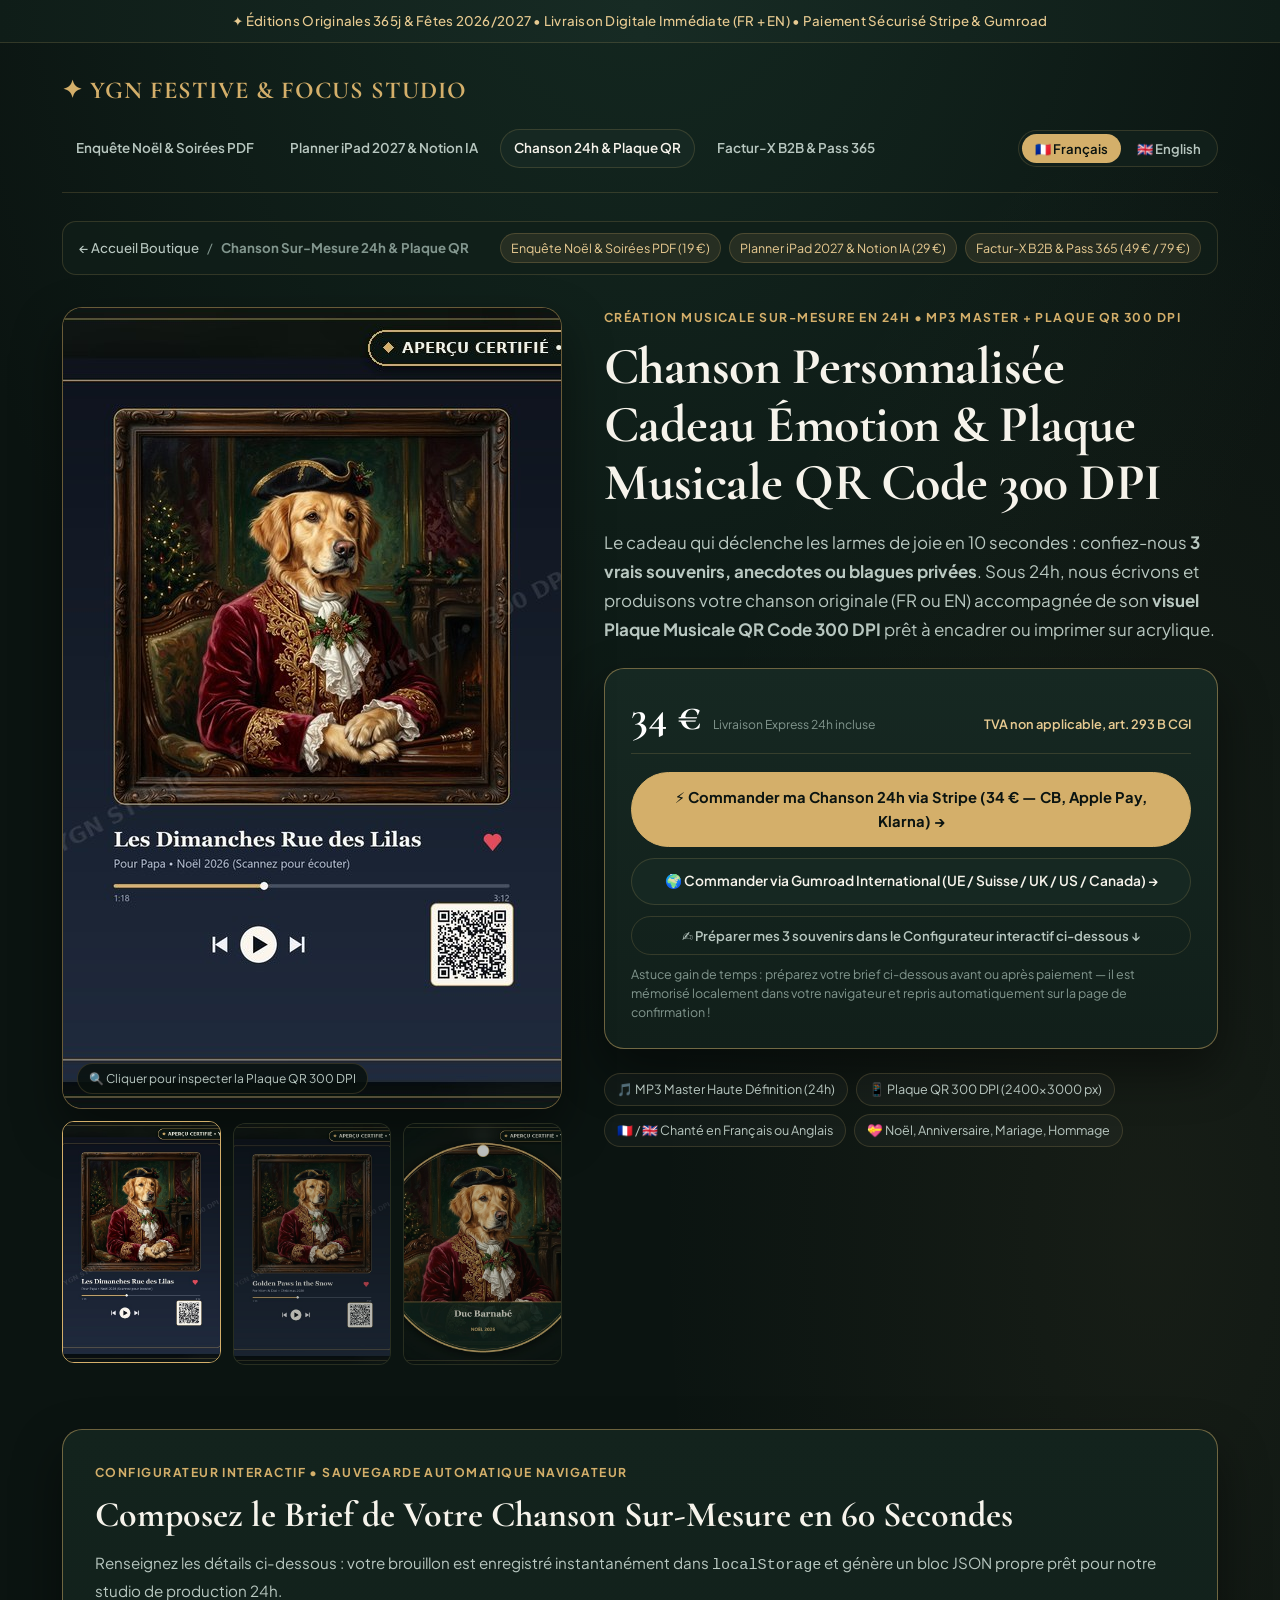
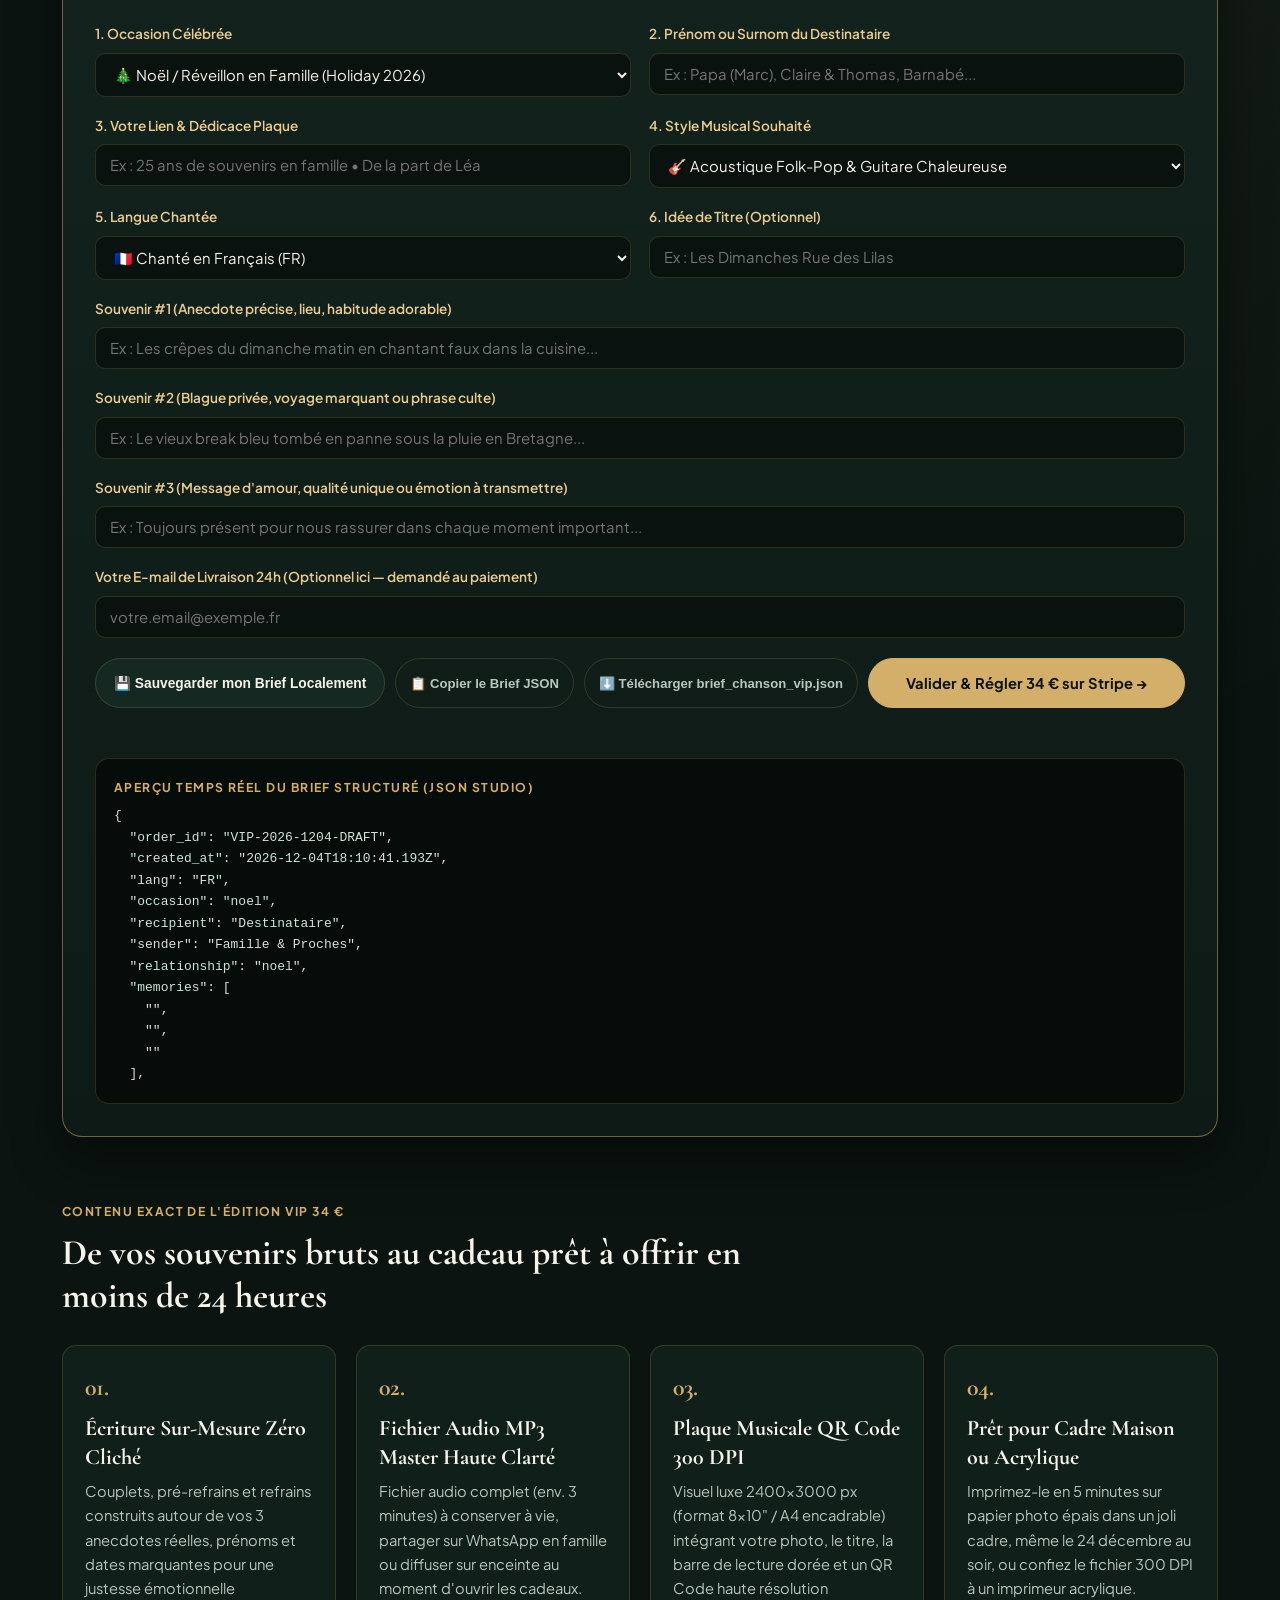
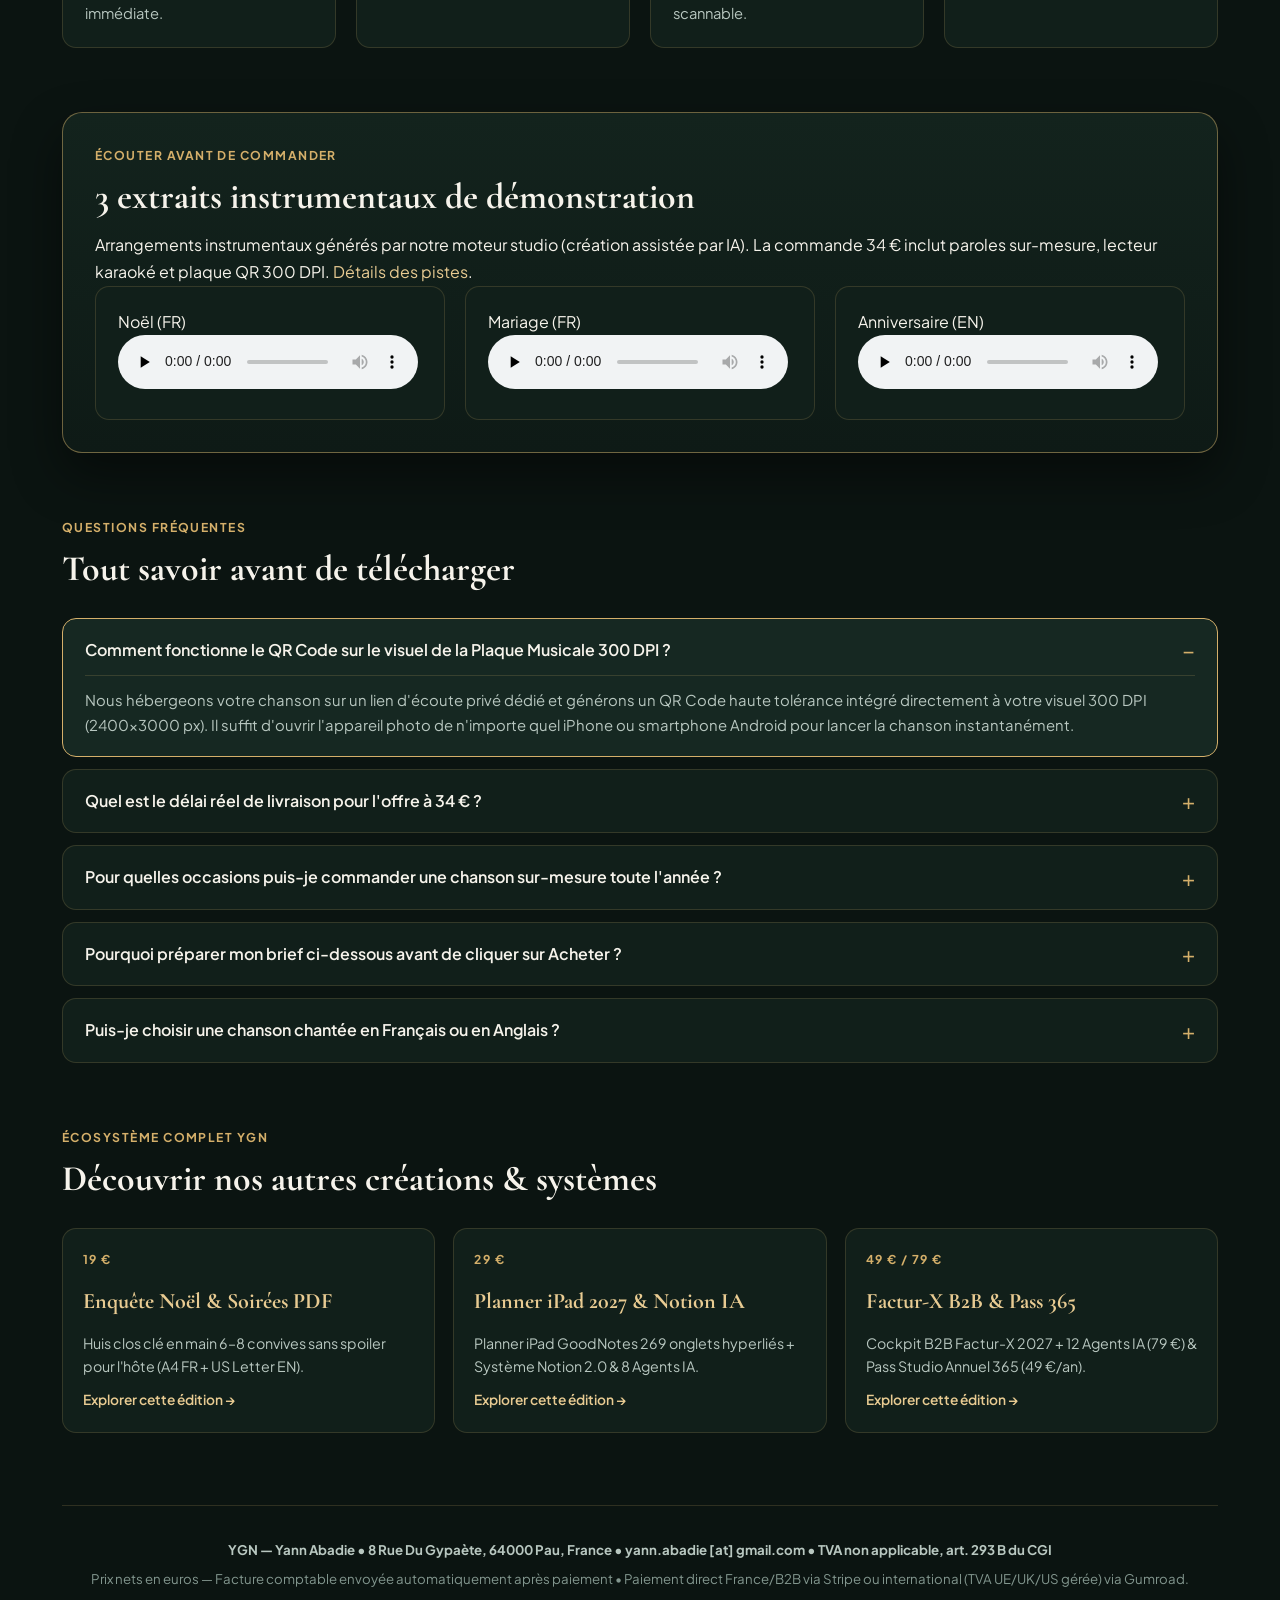
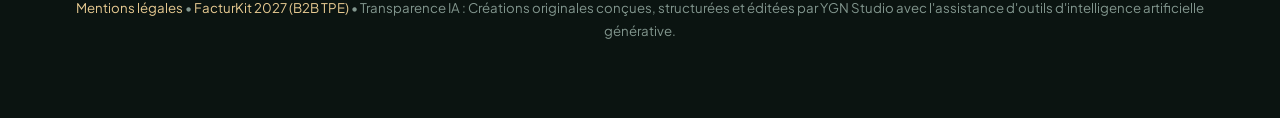
<file: chanson-personnalisee-plaque-qr-code-cadeau.html>
<!DOCTYPE html>
<html lang="fr">
<head>
  <meta charset="UTF-8" />
  <meta name="viewport" content="width=device-width, initial-scale=1.0" />
  <title>Chanson Personnalisée Cadeau Émotion (24h) &amp; Plaque Musicale QR Code 300 DPI | Mariage, Anniversaire &amp; Noël</title>
  <meta name="description" content="Offrez une chanson personnalisée sur-mesure livrée en 24h avec visuel Plaque Musicale QR Code 300 DPI scannable. Cadeau émotion unique pour Noël, anniversaire 30/40/50/60 ans, mariage &amp; Saint-Valentin." />
  <meta name="keywords" content="chanson personnalisée cadeau émotion, plaque musicale qr code acrylique, cadeau anniversaire mariage saint valentin, custom song gift scannable qr music plaque" />
  <link rel="canonical" href="https://yannabadie.github.io/cozy-festive-studio-2026/chanson-personnalisee-plaque-qr-code-cadeau.html" />
  <meta property="og:type" content="product" />
  <meta property="og:title" content="Chanson Personnalisée 24h + Plaque Musicale QR Code 300 DPI — YGN Studio" />
  <meta property="og:description" content="Vos 3 souvenirs, blagues privées et prénoms transformés en vraie chanson émouvante (FR ou EN) + visuel Plaque QR 300 DPI." />
  <meta property="og:url" content="https://yannabadie.github.io/cozy-festive-studio-2026/chanson-personnalisee-plaque-qr-code-cadeau.html" />
  <meta property="og:image" content="https://yannabadie.github.io/cozy-festive-studio-2026/previews/vip_plaque_qr_preview_800.jpg" />
  <link rel="stylesheet" href="./studio_seo.css" />
  <script type="application/ld+json">
{
  "@context": "https://schema.org",
  "@type": "Product",
  "name": "Chanson Personnalisée Cadeau Émotion (Livraison 24h) + Visuel Plaque Musicale QR Code 300 DPI (FR / EN)",
  "description": "Vos 3 souvenirs réels, prénoms et anecdotes transformés en chanson sur-mesure livrée sous 24h en MP3 Master + visuel Plaque Musicale QR Code 300 DPI scannable pour Noël, anniversaire, mariage ou Saint-Valentin.",
  "image": [
    "https://yannabadie.github.io/cozy-festive-studio-2026/previews/vip_plaque_qr_preview_800.jpg"
  ],
  "sku": "YGN-VIP-SONG-QR-34",
  "brand": {
    "@type": "Brand",
    "name": "YGN Festive & Focus Studio"
  },
  "offers": {
    "@type": "Offer",
    "url": "https://yannabadie.github.io/cozy-festive-studio-2026/chanson-personnalisee-plaque-qr-code-cadeau.html",
    "price": "34.00",
    "priceCurrency": "EUR",
    "availability": "https://schema.org/InStock",
    "priceValidUntil": "2027-12-31",
    "seller": {
      "@type": "Organization",
      "name": "YGN — Yann Abadie"
    }
  }
}
  </script>
  <script type="application/ld+json">
{
  "@context": "https://schema.org",
  "@type": "FAQPage",
  "mainEntity": [
    {
      "@type": "Question",
      "name": "Comment fonctionne le QR Code sur le visuel de la Plaque Musicale 300 DPI ?",
      "acceptedAnswer": {
        "@type": "Answer",
        "text": "Nous hébergeons votre chanson sur un lien d'écoute privé dédié et générons un QR Code haute tolérance intégré directement à votre visuel 300 DPI (2400x3000 px). Il suffit d'ouvrir l'appareil photo de n'importe quel iPhone ou smartphone Android pour lancer la chanson instantanément."
      }
    },
    {
      "@type": "Question",
      "name": "Quel est le délai réel de livraison pour l'offre à 34 € ?",
      "acceptedAnswer": {
        "@type": "Answer",
        "text": "Moins de 24 heures ouvrées (y compris la semaine de Noël, de la Saint-Valentin ou avant un mariage/anniversaire). Vous recevez le fichier audio MP3 Master haute qualité + le visuel Plaque Acrylique QR Code 300 DPI prêt à encadrer ou imprimer."
      }
    },
    {
      "@type": "Question",
      "name": "Pour quelles occasions puis-je commander une chanson sur-mesure toute l'année ?",
      "acceptedAnswer": {
        "@type": "Answer",
        "text": "365 jours par an : Noël en famille, anniversaires marquants (30, 40, 50, 60 ans), demande en mariage, ouverture de bal ou discours EVJF, Saint-Valentin, Fête des Mères/Pères, départ à la retraite ou hommage émouvant à un animal de compagnie."
      }
    },
    {
      "@type": "Question",
      "name": "Pourquoi préparer mon brief ci-dessous avant de cliquer sur Acheter ?",
      "acceptedAnswer": {
        "@type": "Answer",
        "text": "Notre configurateur sauvegarde automatiquement vos 3 souvenirs, le prénom et le style musical dans votre navigateur (localStorage). Dès votre paiement Stripe validé, la page de livraison pré-remplit votre fiche commande structurée en 1 clic sans rien ressaisir !"
      }
    },
    {
      "@type": "Question",
      "name": "Puis-je choisir une chanson chantée en Français ou en Anglais ?",
      "acceptedAnswer": {
        "@type": "Answer",
        "text": "Oui, vous choisissez librement le Français (chanson acoustique, piano-voix, pop chaleureuse) ou l'Anglais (indie folk, country, acoustic pop, cinematic ballad) au même tarif net de 34 €."
      }
    }
  ]
}
  </script>
</head>
<body>
  <div class="topbar">
    <span data-lang="fr">✦ Éditions Originales 365j &amp; Fêtes 2026/2027 • Livraison Digitale Immédiate (FR + EN) • Paiement Sécurisé Stripe &amp; Gumroad</span>
    <span data-lang="en">✦ Original 365d &amp; Holiday 2026/2027 Editions • Instant Digital Delivery (FR + EN Included) • Secure Stripe &amp; Gumroad Checkout</span>
  </div>

  <div class="container">
    <header class="site-header">
      <a id="brand-home-link" class="brand-link" href="./index.html">✦ YGN FESTIVE &amp; FOCUS STUDIO</a>
      <nav class="header-nav" aria-label="Collections principales">
        <a class="nav-link" href="./jeu-enquete-noel-murder-mystery-pdf.html"><span data-lang="fr">Enquête Noël & Soirées PDF</span><span data-lang="en">Murder Mystery Party PDF</span></a>
        <a class="nav-link" href="./planner-digital-ipad-2027-notion-ia-tdah.html"><span data-lang="fr">Planner iPad 2027 & Notion IA</span><span data-lang="en">2027 iPad Planner & Notion AI</span></a>
        <a class="nav-link current" href="./chanson-personnalisee-plaque-qr-code-cadeau.html"><span data-lang="fr">Chanson 24h & Plaque QR</span><span data-lang="en">Custom 24h Song & QR Plaque</span></a>
        <a class="nav-link" href="./conformite-facturx-2027-tpe-pass-annuel.html"><span data-lang="fr">Factur-X B2B & Pass 365</span><span data-lang="en">Factur-X B2B & 365 Pass</span></a>
      </nav>
      <div class="lang-switch" role="group" aria-label="Sélecteur de langue">
        <button id="btn-fr" type="button" class="active" onclick="setLang('fr')">🇫🇷 Français</button>
        <button id="btn-en" type="button" onclick="setLang('en')">🇬🇧 English</button>
      </div>
    </header>
    <nav class="breadcrumb-bar" aria-label="Fil d'Ariane">
      <div class="breadcrumb-trail">
        <a href="./index.html"><span data-lang="fr">← Accueil Boutique</span><span data-lang="en">← Storefront Home</span></a>
        <span>/</span>
        <strong><span data-lang="fr">Chanson Sur-Mesure 24h & Plaque QR</span><span data-lang="en">Custom 24h Song & Scannable QR Plaque</span></strong>
      </div>
      <div class="sibling-pills">
        <a href="./jeu-enquete-noel-murder-mystery-pdf.html"><span data-lang="fr">Enquête Noël & Soirées PDF (19 €)</span><span data-lang="en">Murder Mystery Party PDF (19 €)</span></a>
        <a href="./planner-digital-ipad-2027-notion-ia-tdah.html"><span data-lang="fr">Planner iPad 2027 & Notion IA (29 €)</span><span data-lang="en">2027 iPad Planner & Notion AI (29 €)</span></a>
        <a href="./conformite-facturx-2027-tpe-pass-annuel.html"><span data-lang="fr">Factur-X B2B & Pass 365 (49 € / 79 €)</span><span data-lang="en">Factur-X B2B & 365 Pass (49 € / 79 €)</span></a>
      </div>
    </nav>

    <main>
      <section class="product-hero">
        <div class="gallery-panel">
          <div id="vipsong-main-preview" class="main-preview-frame" onclick="openLightbox()">
            <img id="main-preview-img" src="previews/vip_plaque_qr_preview_800.jpg" alt="Plaque musicale QR code 300 DPI et chanson personnalisée cadeau émotion" width="800" height="800" />
            <span class="zoom-hint"><span data-lang="fr">🔍 Cliquer pour inspecter la Plaque QR 300 DPI</span><span data-lang="en">🔍 Click to inspect 300 DPI QR Plaque</span></span>
          </div>
          <div class="thumb-strip" role="group" aria-label="Galerie d'aperçus Plaque QR et Ornement">
            <button id="thumb-vip-1" type="button" class="thumb-btn active" onclick="switchPreview(this, 'previews/vip_plaque_qr_preview_800.jpg', 'Plaque Musicale QR Code 300 DPI Édition Française')">
              <img src="previews/vip_plaque_qr_preview_800.jpg" alt="Plaque Musicale QR FR" width="240" height="240" />
            </button>
            <button id="thumb-vip-2" type="button" class="thumb-btn" onclick="switchPreview(this, 'previews/vip_plaque_en_preview_800.jpg', 'Scannable 300 DPI QR Plaque English Hommage Animal')">
              <img src="previews/vip_plaque_en_preview_800.jpg" alt="Plaque Musicale QR EN" width="240" height="240" />
            </button>
            <button id="thumb-vip-3" type="button" class="thumb-btn" onclick="switchPreview(this, 'previews/vip_ornament_preview_800.jpg', 'Médaillon Souvenir Portrait 300 DPI')">
              <img src="previews/vip_ornament_preview_800.jpg" alt="Ornement Souvenir 300 DPI" width="240" height="240" />
            </button>
          </div>
        </div>

        <div>
          <div class="eyebrow">
            <span data-lang="fr">Création Musicale Sur-Mesure en 24h • MP3 Master + Plaque QR 300 DPI</span>
            <span data-lang="en">Bespoke 24h Studio Song Creation • MP3 Master + 300 DPI QR Plaque</span>
          </div>
          <h1>
            <span data-lang="fr">Chanson Personnalisée Cadeau Émotion &amp; Plaque Musicale QR Code 300 DPI</span>
            <span data-lang="en">Custom Studio Song Gift &amp; Scannable 300 DPI QR Music Plaque</span>
          </h1>
          <p class="lead">
            <span data-lang="fr">Le cadeau qui déclenche les larmes de joie en 10 secondes : confiez-nous <strong>3 vrais souvenirs, anecdotes ou blagues privées</strong>. Sous 24h, nous écrivons et produisons votre chanson originale (FR ou EN) accompagnée de son <strong>visuel Plaque Musicale QR Code 300 DPI</strong> prêt à encadrer ou imprimer sur acrylique.</span>
            <span data-lang="en">The gift that sparks happy tears in ten seconds: share <strong>3 real memories, milestones, or inside jokes</strong>. Within 24 hours, we craft your custom studio-quality song (EN or FR) paired with a <strong>print-ready 300 DPI Scannable QR Music Plaque</strong>.</span>
          </p>

          <div class="buy-box">
            <div class="buy-box-header">
              <div>
                <span class="buy-box-price">34 €</span>
                <span class="price-note" style="margin-left:8px;"><span data-lang="fr">Livraison Express 24h incluse</span><span data-lang="en">24h Express Turnaround Included</span></span>
              </div>
              <span class="buy-box-tax">TVA non applicable, art. 293 B CGI</span>
            </div>
            <div class="checkout-stack">
              <a id="cta-stripe-vipsong" class="btn-primary checkout-vipsong" href="https://buy.stripe.com/3cIbJ05Niburg9RdXH2cg0b" onclick="syncVipConfigurator(false)">
                <span data-lang="fr">⚡ Commander ma Chanson 24h via Stripe (34 € — CB, Apple Pay, Klarna) →</span>
                <span data-lang="en">⚡ Order Custom 24h Song via Stripe (34 € — Card, Apple Pay, Klarna) →</span>
              </a>
              <a id="cta-gumroad-vipsong" class="btn-secondary" href="https://yannabadi.gumroad.com/l/afbhth" target="_blank" rel="noopener" onclick="syncVipConfigurator(false)">
                <span data-lang="fr">🌍 Commander via Gumroad International (UE / Suisse / UK / US / Canada) →</span>
                <span data-lang="en">🌍 International Order via Gumroad (Merchant of Record) →</span>
              </a>
              <a id="cta-scroll-configurator" class="btn-ghost" href="#configurateur-vip">
                <span data-lang="fr">✍️ Préparer mes 3 souvenirs dans le Configurateur interactif ci-dessous ↓</span>
                <span data-lang="en">✍️ Pre-fill my 3 memories in the Interactive Brief Configurator below ↓</span>
              </a>
            </div>
            <p class="mor-note">
              <span data-lang="fr">Astuce gain de temps : préparez votre brief ci-dessous avant ou après paiement — il est mémorisé localement dans votre navigateur et repris automatiquement sur la page de confirmation !</span>
              <span data-lang="en">Pro tip: customize your song brief below before or after checkout—your draft stays saved locally in your browser for zero-retyping post-payment submission!</span>
            </p>
          </div>

          <div class="spec-chips">
            <span class="spec-chip"><span data-lang="fr">🎵 MP3 Master Haute Définition (24h)</span><span data-lang="en">🎵 Studio MP3 Master in 24h</span></span>
            <span class="spec-chip"><span data-lang="fr">📱 Plaque QR 300 DPI (2400×3000 px)</span><span data-lang="en">📱 300 DPI QR Plaque (2400×3000 px)</span></span>
            <span class="spec-chip"><span data-lang="fr">🇫🇷 / 🇬🇧 Chanté en Français ou Anglais</span><span data-lang="en">🇬🇧 / 🇫🇷 Sung in English or French</span></span>
            <span class="spec-chip"><span data-lang="fr">💝 Noël, Anniversaire, Mariage, Hommage</span><span data-lang="en">💝 Holiday, Birthday, Wedding, Pet Tribute</span></span>
          </div>
        </div>
      </section>

      <!-- CONFIGURATEUR INTERACTIF BRIEF VIP (PRE-CHECKOUT / POST-CHECKOUT) -->
      <section id="configurateur-vip" class="section-block">
        <div class="configurator-card">
          <div class="eyebrow"><span data-lang="fr">Configurateur Interactif • Sauvegarde Automatique Navigateur</span><span data-lang="en">Interactive VIP Brief Studio • Auto-Saved to Browser</span></div>
          <h2><span data-lang="fr">Composez le Brief de Votre Chanson Sur-Mesure en 60 Secondes</span><span data-lang="en">Design Your Custom Song Brief in 60 Seconds</span></h2>
          <p style="color:var(--text-soft);font-size:0.95rem;">
            <span data-lang="fr">Renseignez les détails ci-dessous : votre brouillon est enregistré instantanément dans <code>localStorage</code> et génère un bloc JSON propre prêt pour notre studio de production 24h.</span>
            <span data-lang="en">Fill in your story details below: your draft is automatically saved in <code>localStorage</code> and formats a clean production JSON brief ready for instant fulfillment.</span>
          </p>

          <div class="form-grid">
            <div class="form-group">
              <label for="vip-occasion"><span data-lang="fr">1. Occasion Célébrée</span><span data-lang="en">1. Occasion / Milestone</span></label>
              <select id="vip-occasion" class="form-control" onchange="syncVipConfigurator(true)">
                <option value="noel">🎄 Noël / Réveillon en Famille (Holiday 2026)</option>
                <option value="anniversaire">🎂 Anniversaire 30 / 40 / 50 / 60 ans (Milestone Birthday)</option>
                <option value="evjf_mariage">💍 EVJF / Mariage / Noces (Wedding &amp; Bachelorette)</option>
                <option value="saint_valentin">❤️ Saint-Valentin / Anniversaire de Couple</option>
                <option value="hommage_animal">🐾 Hommage Animal / Compagnon Adoré (Pet Tribute)</option>
              </select>
            </div>

            <div class="form-group">
              <label for="vip-recipient"><span data-lang="fr">2. Prénom ou Surnom du Destinataire</span><span data-lang="en">2. Recipient Name or Nickname</span></label>
              <input id="vip-recipient" type="text" class="form-control" placeholder="Ex : Papa (Marc), Claire & Thomas, Barnabé..." oninput="syncVipConfigurator(false)" />
            </div>

            <div class="form-group">
              <label for="vip-relationship"><span data-lang="fr">3. Votre Lien &amp; Dédicace Plaque</span><span data-lang="en">3. Relationship &amp; Plaque Subtitle</span></label>
              <input id="vip-relationship" type="text" class="form-control" placeholder="Ex : 25 ans de souvenirs en famille • De la part de Léa" oninput="syncVipConfigurator(false)" />
            </div>

            <div class="form-group">
              <label for="vip-style"><span data-lang="fr">4. Style Musical Souhaité</span><span data-lang="en">4. Preferred Musical Style</span></label>
              <select id="vip-style" class="form-control" onchange="syncVipConfigurator(true)">
                <option value="Acoustique Folk-Pop & Guitare">🎸 Acoustique Folk-Pop &amp; Guitare Chaleureuse</option>
                <option value="Ballade Piano-Voix Émotion">🎹 Ballade Piano-Voix Intime &amp; Cinématique</option>
                <option value="Pop Joyeuse & Festive">✨ Pop Joyeuse, Lumineuse &amp; Entraînante</option>
                <option value="Chanson Française Poétique">🎙️ Grande Chanson Française Narrative</option>
                <option value="Warm Indie Soul / Country">🤠 Warm Indie Folk / Acoustic Country</option>
              </select>
            </div>

            <div class="form-group">
              <label for="vip-song-lang"><span data-lang="fr">5. Langue Chantée</span><span data-lang="en">5. Vocal Language</span></label>
              <select id="vip-song-lang" class="form-control" onchange="syncVipConfigurator(true)">
                <option value="FR">🇫🇷 Chanté en Français (FR)</option>
                <option value="EN">🇬🇧 Sung in English (EN)</option>
              </select>
            </div>

            <div class="form-group">
              <label for="vip-song-title"><span data-lang="fr">6. Idée de Titre (Optionnel)</span><span data-lang="en">6. Optional Song Title Idea</span></label>
              <input id="vip-song-title" type="text" class="form-control" placeholder="Ex : Les Dimanches Rue des Lilas" oninput="syncVipConfigurator(false)" />
            </div>

            <div class="form-group full">
              <label for="vip-mem-1"><span data-lang="fr">Souvenir #1 (Anecdote précise, lieu, habitude adorable)</span><span data-lang="en">Memory #1 (Specific moment, place, or cherished habit)</span></label>
              <input id="vip-mem-1" type="text" class="form-control" placeholder="Ex : Les crêpes du dimanche matin en chantant faux dans la cuisine..." oninput="syncVipConfigurator(false)" />
            </div>

            <div class="form-group full">
              <label for="vip-mem-2"><span data-lang="fr">Souvenir #2 (Blague privée, voyage marquant ou phrase culte)</span><span data-lang="en">Memory #2 (Inside joke, unforgettable trip, or signature phrase)</span></label>
              <input id="vip-mem-2" type="text" class="form-control" placeholder="Ex : Le vieux break bleu tombé en panne sous la pluie en Bretagne..." oninput="syncVipConfigurator(false)" />
            </div>

            <div class="form-group full">
              <label for="vip-mem-3"><span data-lang="fr">Souvenir #3 (Message d'amour, qualité unique ou émotion à transmettre)</span><span data-lang="en">Memory #3 (Heartfelt message, defining quality, or wish for the future)</span></label>
              <input id="vip-mem-3" type="text" class="form-control" placeholder="Ex : Toujours présent pour nous rassurer dans chaque moment important..." oninput="syncVipConfigurator(false)" />
            </div>

            <div class="form-group full">
              <label for="vip-email"><span data-lang="fr">Votre E-mail de Livraison 24h (Optionnel ici — demandé au paiement)</span><span data-lang="en">Your 24h Delivery Email (Optional here — confirmed at checkout)</span></label>
              <input id="vip-email" type="email" class="form-control" placeholder="votre.email@exemple.fr" oninput="syncVipConfigurator(false)" />
            </div>
          </div>

          <div class="btn-row" style="margin-top:20px;">
            <button id="btn-save-vip-draft" type="button" class="btn-secondary" onclick="syncVipConfigurator(true)">
              <span data-lang="fr">💾 Sauvegarder mon Brief Localement</span>
              <span data-lang="en">💾 Save Brief Draft to Browser</span>
            </button>
            <button id="btn-copy-vip-json" type="button" class="btn-ghost" onclick="copyVipBriefJson()">
              <span data-lang="fr">📋 Copier le Brief JSON</span>
              <span data-lang="en">📋 Copy JSON Brief</span>
            </button>
            <button id="btn-dl-vip-json" type="button" class="btn-ghost" onclick="downloadVipBriefJson()">
              <span data-lang="fr">⬇️ Télécharger brief_chanson_vip.json</span>
              <span data-lang="en">⬇️ Download brief_chanson_vip.json</span>
            </button>
            <a id="btn-config-to-stripe" class="btn-primary" href="https://buy.stripe.com/3cIbJ05Niburg9RdXH2cg0b" onclick="syncVipConfigurator(false)">
              <span data-lang="fr">Valider &amp; Régler 34 € sur Stripe →</span>
              <span data-lang="en">Save &amp; Checkout 34 € on Stripe →</span>
            </a>
          </div>
          <div id="vip-config-status" class="status-msg" aria-live="polite"></div>

          <div class="json-output-box">
            <div class="eyebrow" style="margin-bottom:8px;"><span data-lang="fr">Aperçu Temps Réel du Brief Structuré (JSON Studio)</span><span data-lang="en">Live Structured Production Brief (JSON)</span></div>
            <pre id="vip-json-preview">{}</pre>
          </div>
        </div>
      </section>

      <section class="section-block">
        <div class="section-header">
          <div class="eyebrow"><span data-lang="fr">Contenu Exact de l'Édition VIP 34 €</span><span data-lang="en">What's Included in Your 34 € VIP Order</span></div>
          <h2><span data-lang="fr">De vos souvenirs bruts au cadeau prêt à offrir en moins de 24 heures</span><span data-lang="en">From Raw Memories to a Tear-Jerking Keepsake in Under 24 Hours</span></h2>
        </div>
        <div class="inside-grid">
          <article class="inside-item">
            <div class="inside-num">01.</div>
            <h3><span data-lang="fr">Écriture Sur-Mesure Zéro Cliché</span><span data-lang="en">Custom Lyricism Without Clichés</span></h3>
            <p><span data-lang="fr">Couplets, pré-refrains et refrains construits autour de vos 3 anecdotes réelles, prénoms et dates marquantes pour une justesse émotionnelle immédiate.</span><span data-lang="en">Verses, bridge, and chorus woven directly around your 3 real anecdotes, names, and dates for genuine emotional resonance.</span></p>
          </article>
          <article class="inside-item">
            <div class="inside-num">02.</div>
            <h3><span data-lang="fr">Fichier Audio MP3 Master Haute Clarté</span><span data-lang="en">Studio-Quality MP3 Master File</span></h3>
            <p><span data-lang="fr">Fichier audio complet (env. 3 minutes) à conserver à vie, partager sur WhatsApp en famille ou diffuser sur enceinte au moment d'ouvrir les cadeaux.</span><span data-lang="en">Full-length (~3 min) mastered audio file to keep forever, play over speakers during gift unwrapping, or share with family anywhere.</span></p>
          </article>
          <article class="inside-item">
            <div class="inside-num">03.</div>
            <h3><span data-lang="fr">Plaque Musicale QR Code 300 DPI</span><span data-lang="en">300 DPI Scannable QR Plaque Artwork</span></h3>
            <p><span data-lang="fr">Visuel luxe 2400×3000 px (format 8×10" / A4 encadrable) intégrant votre photo, le titre, la barre de lecture dorée et un QR Code haute résolution scannable.</span><span data-lang="en">Luxury 2400×3000 px print-ready artwork featuring your photo, song title, gold playback bar, and instant-scan high-error-correction QR badge.</span></p>
          </article>
          <article class="inside-item">
            <div class="inside-num">04.</div>
            <h3><span data-lang="fr">Prêt pour Cadre Maison ou Acrylique</span><span data-lang="en">Frame at Home or Print on Acrylic</span></h3>
            <p><span data-lang="fr">Imprimez-le en 5 minutes sur papier photo épais dans un joli cadre, même le 24 décembre au soir, ou confiez le fichier 300 DPI à un imprimeur acrylique.</span><span data-lang="en">Print on heavy photo paper for a last-minute framed gift in 5 minutes, or upload the exact 300 DPI PNG to any acrylic plaque printer.</span></p>
          </article>
        </div>
      </section>


      <section id="demo-audio-showcase" class="section-block" aria-label="Extraits audio de démonstration">
        <div class="configurator-card">
          <div class="eyebrow"><span data-lang="fr">Écouter avant de commander</span><span data-lang="en">Listen before you order</span></div>
          <h2><span data-lang="fr">3 extraits instrumentaux de démonstration</span><span data-lang="en">3 instrumental demo excerpts</span></h2>
          <p><span data-lang="fr">Arrangements instrumentaux générés par notre moteur studio (création assistée par IA). La commande 34 € inclut paroles sur-mesure, lecteur karaoké et plaque QR 300 DPI. <a href="./audio_demos/showcase_tracks.json">Détails des pistes</a>.</span><span data-lang="en">Instrumental arrangements generated by our studio engine (AI-assisted). The 34 € order includes custom lyrics, karaoke player and a 300 DPI QR plaque. <a href="./audio_demos/showcase_tracks.json">Track details</a>.</span></p>
          <div class="inside-grid">
            <figure class="inside-item"><figcaption><span data-lang="fr">Noël (FR)</span><span data-lang="en">Christmas (FR)</span></figcaption><audio controls preload="none" src="./audio_demos/demo_noel_fr.mp3"></audio></figure>
            <figure class="inside-item"><figcaption><span data-lang="fr">Mariage (FR)</span><span data-lang="en">Wedding (FR)</span></figcaption><audio controls preload="none" src="./audio_demos/demo_mariage_fr.mp3"></audio></figure>
            <figure class="inside-item"><figcaption><span data-lang="fr">Anniversaire (EN)</span><span data-lang="en">Birthday (EN)</span></figcaption><audio controls preload="none" src="./audio_demos/demo_birthday_en.mp3"></audio></figure>
          </div>
        </div>
      </section>
    <section class="section-block" aria-labelledby="faq-vipsong-heading">
      <div class="section-header">
        <div class="eyebrow"><span data-lang="fr">Questions Fréquentes</span><span data-lang="en">Frequently Asked Questions</span></div>
        <h2 id="faq-vipsong-heading"><span data-lang="fr">Tout savoir avant de télécharger</span><span data-lang="en">Everything You Need to Know</span></h2>
      </div>
      <div class="faq-list">
        <details id="faq-vipsong-q1" class="faq-item" open>
          <summary>
            <span data-lang="fr">Comment fonctionne le QR Code sur le visuel de la Plaque Musicale 300 DPI ?</span>
            <span data-lang="en">How does the scannable QR code on the 300 DPI music plaque work?</span>
          </summary>
          <div class="faq-answer">
            <p data-lang="fr">Nous hébergeons votre chanson sur un lien d'écoute privé dédié et générons un QR Code haute tolérance intégré directement à votre visuel 300 DPI (2400x3000 px). Il suffit d'ouvrir l'appareil photo de n'importe quel iPhone ou smartphone Android pour lancer la chanson instantanément.</p>
            <p data-lang="en">Your mastered song is linked to a dedicated private playback URL encoded in a high-contrast QR code right on your 300 DPI (2400x3000 px) plaque artwork. Point any iPhone or Android camera at the plaque to play your song immediately.</p>
          </div>
        </details>
        <details id="faq-vipsong-q2" class="faq-item">
          <summary>
            <span data-lang="fr">Quel est le délai réel de livraison pour l'offre à 34 € ?</span>
            <span data-lang="en">How fast will I receive my custom song and QR plaque artwork?</span>
          </summary>
          <div class="faq-answer">
            <p data-lang="fr">Moins de 24 heures ouvrées (y compris la semaine de Noël, de la Saint-Valentin ou avant un mariage/anniversaire). Vous recevez le fichier audio MP3 Master haute qualité + le visuel Plaque Acrylique QR Code 300 DPI prêt à encadrer ou imprimer.</p>
            <p data-lang="en">Within 24 hours! You receive the studio-mastered MP3 song file plus your print-ready 300 DPI QR Music Plaque artwork ready to frame at home or print on acrylic.</p>
          </div>
        </details>
        <details id="faq-vipsong-q3" class="faq-item">
          <summary>
            <span data-lang="fr">Pour quelles occasions puis-je commander une chanson sur-mesure toute l'année ?</span>
            <span data-lang="en">Which life occasions can you write a custom song for?</span>
          </summary>
          <div class="faq-answer">
            <p data-lang="fr">365 jours par an : Noël en famille, anniversaires marquants (30, 40, 50, 60 ans), demande en mariage, ouverture de bal ou discours EVJF, Saint-Valentin, Fête des Mères/Pères, départ à la retraite ou hommage émouvant à un animal de compagnie.</p>
            <p data-lang="en">Year-round 365d milestones: Christmas morning, 30th/40th/50th/60th birthdays, weddings & bachelorette parties, Valentine's Day, Mother's & Father's Day, retirement tributes, or beloved pet memorials.</p>
          </div>
        </details>
        <details id="faq-vipsong-q4" class="faq-item">
          <summary>
            <span data-lang="fr">Pourquoi préparer mon brief ci-dessous avant de cliquer sur Acheter ?</span>
            <span data-lang="en">Why fill out the Song Brief Configurator before clicking Checkout?</span>
          </summary>
          <div class="faq-answer">
            <p data-lang="fr">Notre configurateur sauvegarde automatiquement vos 3 souvenirs, le prénom et le style musical dans votre navigateur (localStorage). Dès votre paiement Stripe validé, la page de livraison pré-remplit votre fiche commande structurée en 1 clic sans rien ressaisir !</p>
            <p data-lang="en">Our interactive configurator saves your recipient, occasion, and 3 memories locally in your browser. Right after Stripe checkout, your post-payment page auto-loads your exact brief for 1-click fulfillment!</p>
          </div>
        </details>
        <details id="faq-vipsong-q5" class="faq-item">
          <summary>
            <span data-lang="fr">Puis-je choisir une chanson chantée en Français ou en Anglais ?</span>
            <span data-lang="en">Can I request my song in either English or French?</span>
          </summary>
          <div class="faq-answer">
            <p data-lang="fr">Oui, vous choisissez librement le Français (chanson acoustique, piano-voix, pop chaleureuse) ou l'Anglais (indie folk, country, acoustic pop, cinematic ballad) au même tarif net de 34 €.</p>
            <p data-lang="en">Yes! Choose English or French vocals across Acoustic Folk-Pop, Intimate Piano-Vocal Ballad, Upbeat Pop, Warm Country/Soul, or Cinematic Chanson at the same 34 € price.</p>
          </div>
        </details>
      </div>
    </section>
    <section class="section-block">
      <div class="section-header">
        <div class="eyebrow"><span data-lang="fr">Écosystème Complet YGN</span><span data-lang="en">Complete YGN Studio Collection</span></div>
        <h2><span data-lang="fr">Découvrir nos autres créations &amp; systèmes</span><span data-lang="en">Explore Our Sibling Editions &amp; Systems</span></h2>
      </div>
      <div class="cross-grid">
        <article class="cross-card">
          <div class="eyebrow">19 €</div>
          <h3>
            <a href="./jeu-enquete-noel-murder-mystery-pdf.html">
              <span data-lang="fr">Enquête Noël & Soirées PDF</span>
              <span data-lang="en">Murder Mystery Party PDF</span>
            </a>
          </h3>
          <p style="font-size:0.89rem;color:var(--text-soft);flex-grow:1;">
            <span data-lang="fr">Huis clos clé en main 6–8 convives sans spoiler pour l'hôte (A4 FR + US Letter EN).</span>
            <span data-lang="en">Turnkey 6–8 player manor mystery party kit—spoiler-free so the host plays too (FR + EN).</span>
          </p>
          <a class="card-detail-link" href="./jeu-enquete-noel-murder-mystery-pdf.html">
            <span data-lang="fr">Explorer cette édition →</span>
            <span data-lang="en">Explore this edition →</span>
          </a>
        </article>
        <article class="cross-card">
          <div class="eyebrow">29 €</div>
          <h3>
            <a href="./planner-digital-ipad-2027-notion-ia-tdah.html">
              <span data-lang="fr">Planner iPad 2027 & Notion IA</span>
              <span data-lang="en">2027 iPad Planner & Notion AI</span>
            </a>
          </h3>
          <p style="font-size:0.89rem;color:var(--text-soft);flex-grow:1;">
            <span data-lang="fr">Planner iPad GoodNotes 269 onglets hyperliés + Système Notion 2.0 & 8 Agents IA.</span>
            <span data-lang="en">269-tab hyperlinked iPad PDF planner + Notion 2.0 OS & 8 AI Agent workflows.</span>
          </p>
          <a class="card-detail-link" href="./planner-digital-ipad-2027-notion-ia-tdah.html">
            <span data-lang="fr">Explorer cette édition →</span>
            <span data-lang="en">Explore this edition →</span>
          </a>
        </article>
        <article class="cross-card">
          <div class="eyebrow">49 € / 79 €</div>
          <h3>
            <a href="./conformite-facturx-2027-tpe-pass-annuel.html">
              <span data-lang="fr">Factur-X B2B & Pass 365</span>
              <span data-lang="en">Factur-X B2B & 365 Pass</span>
            </a>
          </h3>
          <p style="font-size:0.89rem;color:var(--text-soft);flex-grow:1;">
            <span data-lang="fr">Cockpit B2B Factur-X 2027 + 12 Agents IA (79 €) & Pass Studio Annuel 365 (49 €/an).</span>
            <span data-lang="en">B2B Factur-X 2027 Compliance Cockpit + 12 AI Agents (79 €) & 365 Annual Pass (49 €/yr).</span>
          </p>
          <a class="card-detail-link" href="./conformite-facturx-2027-tpe-pass-annuel.html">
            <span data-lang="fr">Explorer cette édition →</span>
            <span data-lang="en">Explore this edition →</span>
          </a>
        </article>
      </div>
    </section>
    </main>

    <footer class="site-footer">
      <p><strong>YGN — Yann Abadie • 8 Rue Du Gypaète, 64000 Pau, France • yann.abadie [at] gmail.com • TVA non applicable, art. 293 B du CGI</strong></p>
      <p style="margin-top:6px;">
        <span data-lang="fr">Prix nets en euros — Facture comptable envoyée automatiquement après paiement • Paiement direct France/B2B via Stripe ou international (TVA UE/UK/US gérée) via Gumroad.</span>
        <span data-lang="en">Net prices in EUR (VAT not applicable, art. 293 B of the French Tax Code) — Automatic accounting invoice • Direct checkout via Stripe or international Merchant-of-Record tax handling via Gumroad.</span>
      </p>
      <p style="margin-top:6px;">
        <a href="https://yannabadie.github.io/ygn-guide-ia-locale/mentions-legales.html" target="_blank" rel="noopener">Mentions légales</a> •
        <a href="https://yannabadie.github.io/facturkit-2027/" target="_blank" rel="noopener">FacturKit 2027 (B2B TPE)</a> •
        <span data-lang="fr">Transparence IA : Créations originales conçues, structurées et éditées par YGN Studio avec l'assistance d'outils d'intelligence artificielle générative.</span>
        <span data-lang="en">AI Transparency Disclosure: Original creations authored, structured, and edited by YGN Studio with the assistance of generative AI tools.</span>
      </p>
    </footer>
  </div>

  <div id="studio-lightbox" class="lightbox-backdrop" onclick="closeLightbox()">
    <div class="lightbox-content" onclick="event.stopPropagation()">
      <button id="lightbox-close-btn" type="button" class="lightbox-close" onclick="closeLightbox()">✕ Fermer / Close</button>
      <img id="lightbox-img" src="previews/murder_mystery_preview_800.jpg" alt="Aperçu certifié haute définition YGN Studio" />
    </div>
  </div>
  <script src="./studio_seo.js"></script>
</body>
</html>
</file>
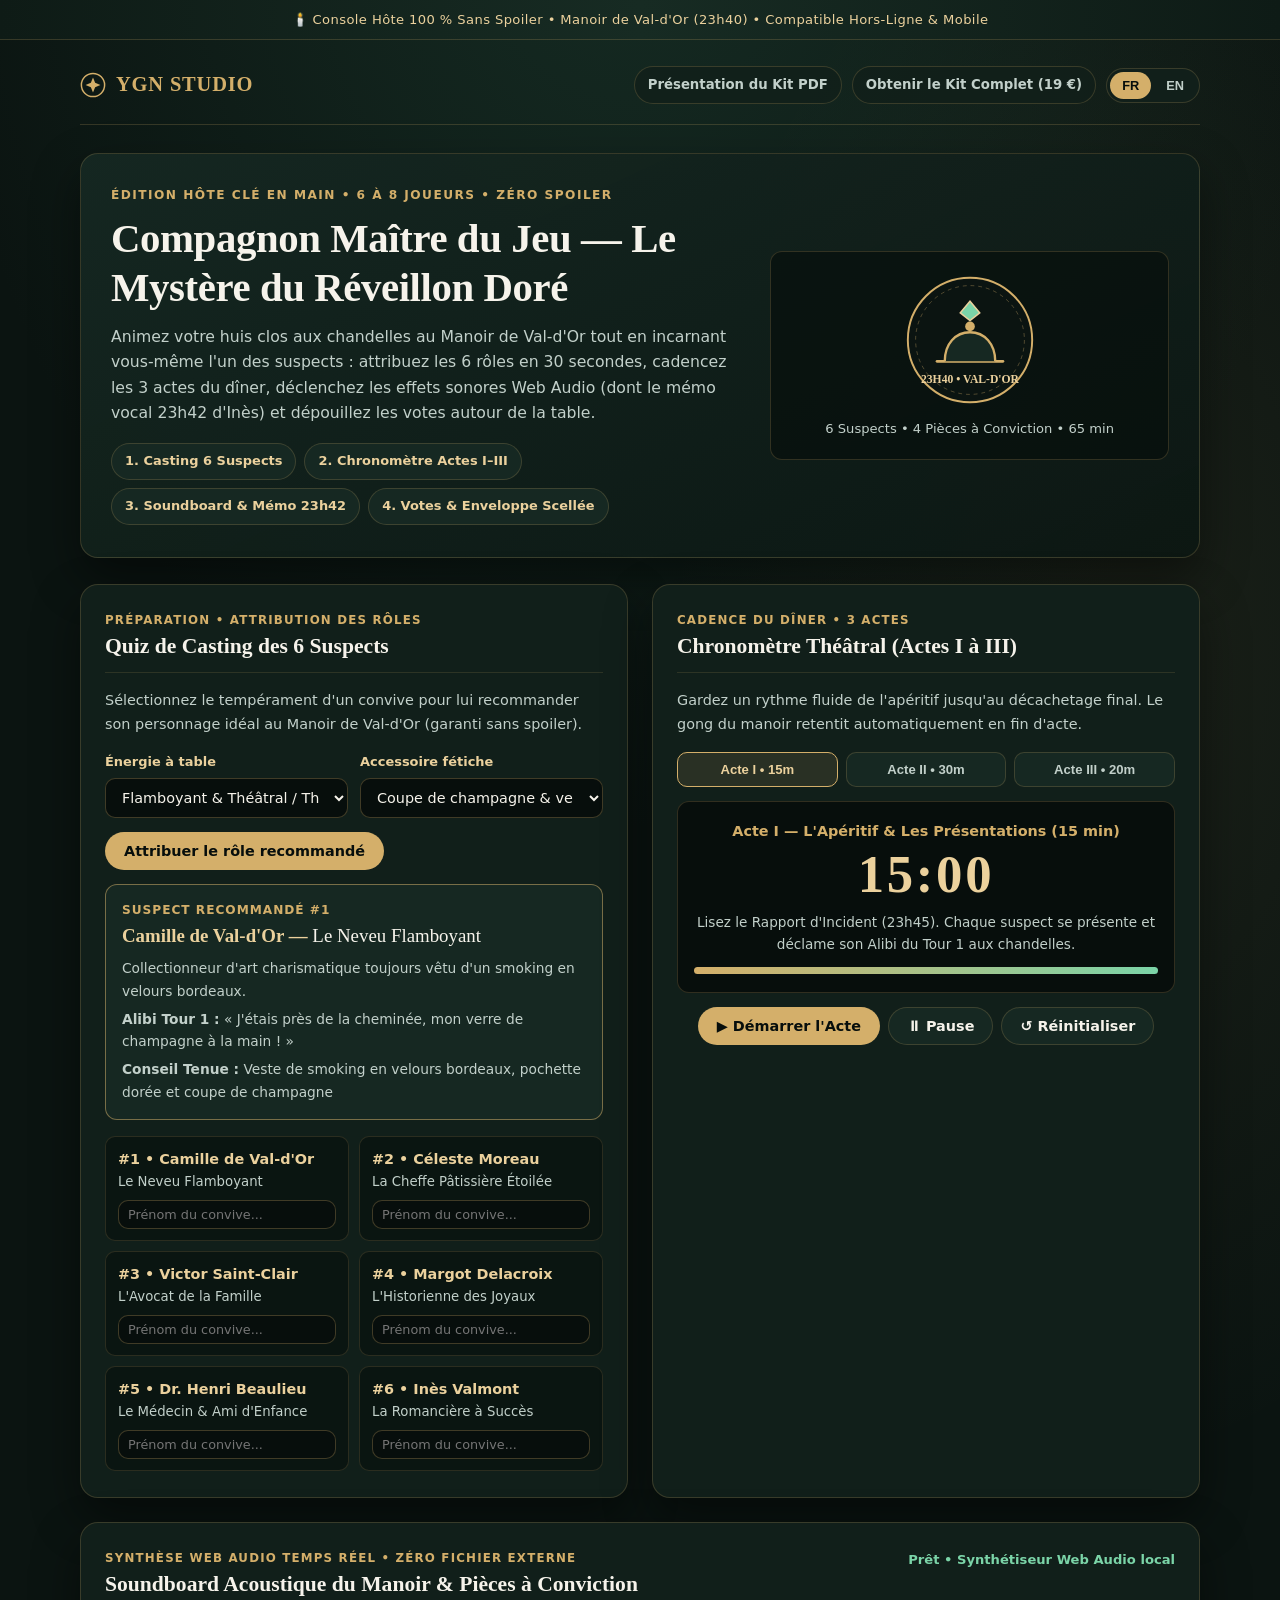
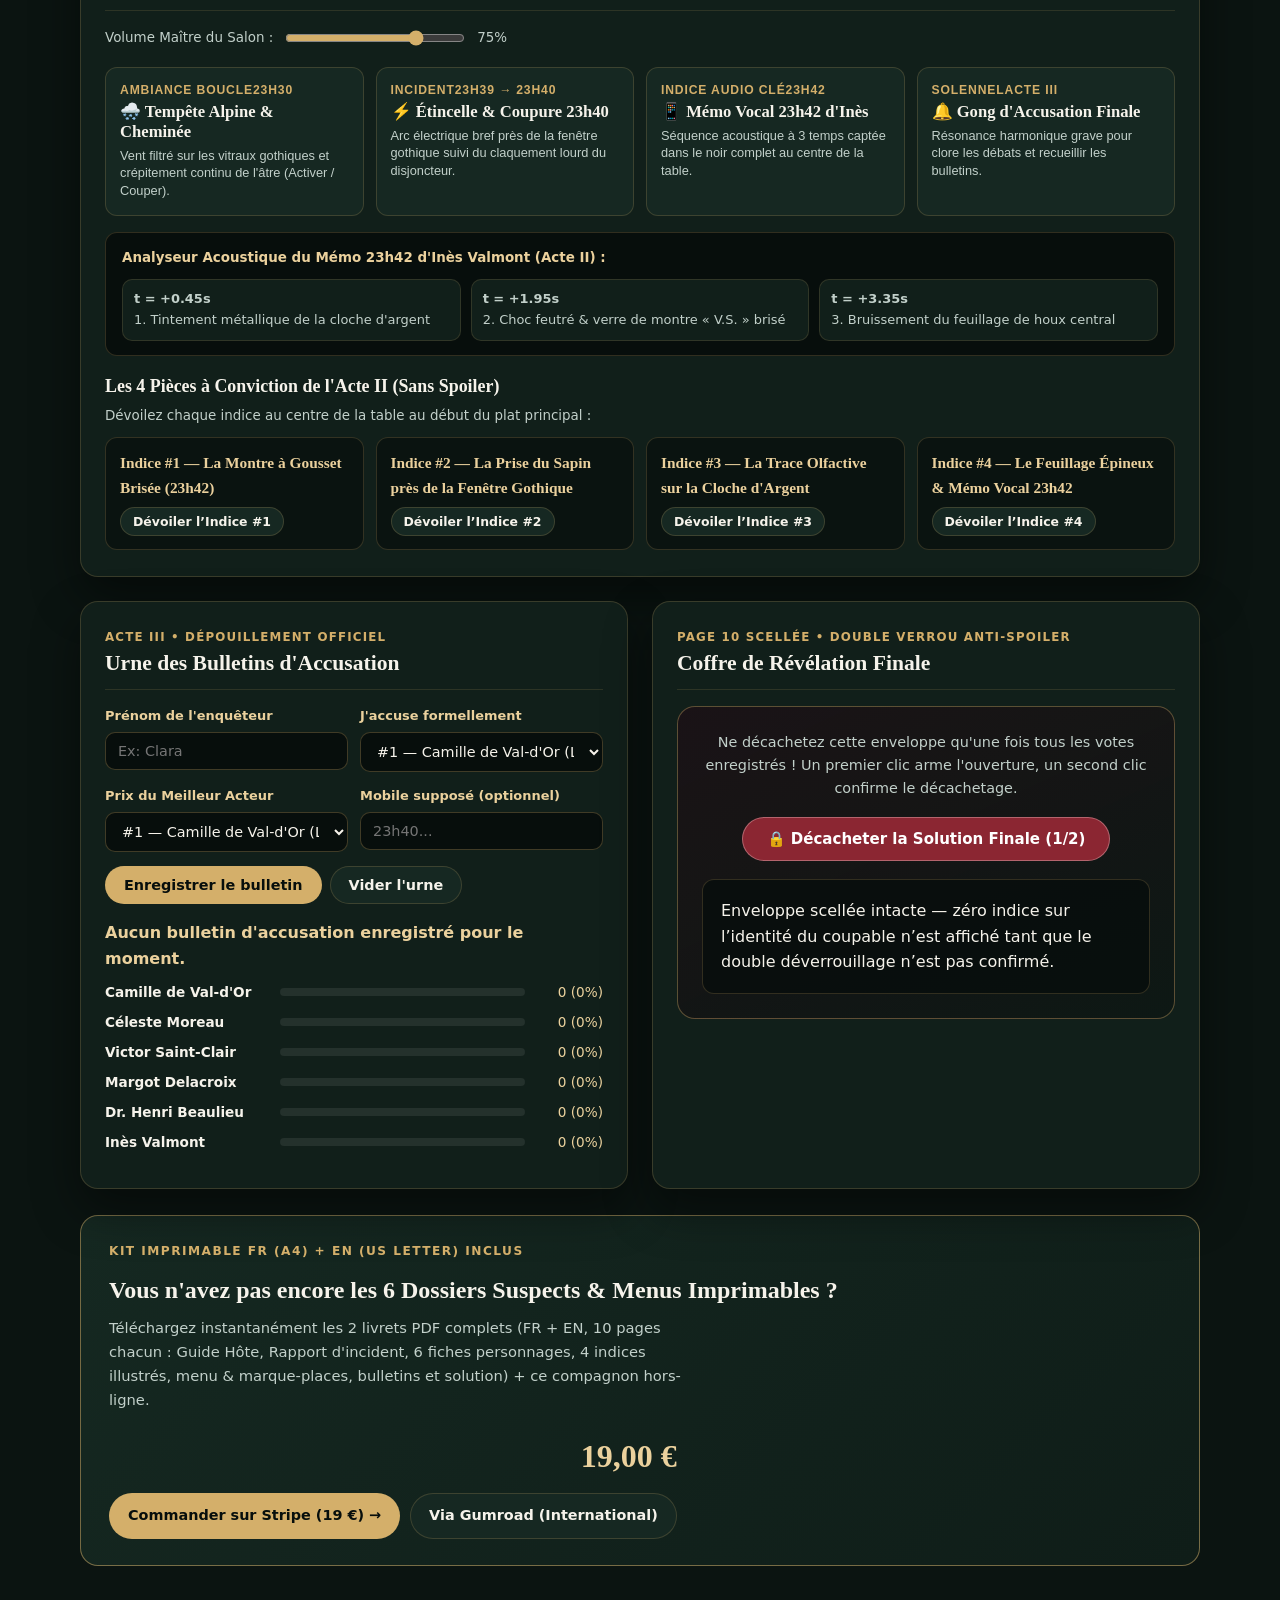
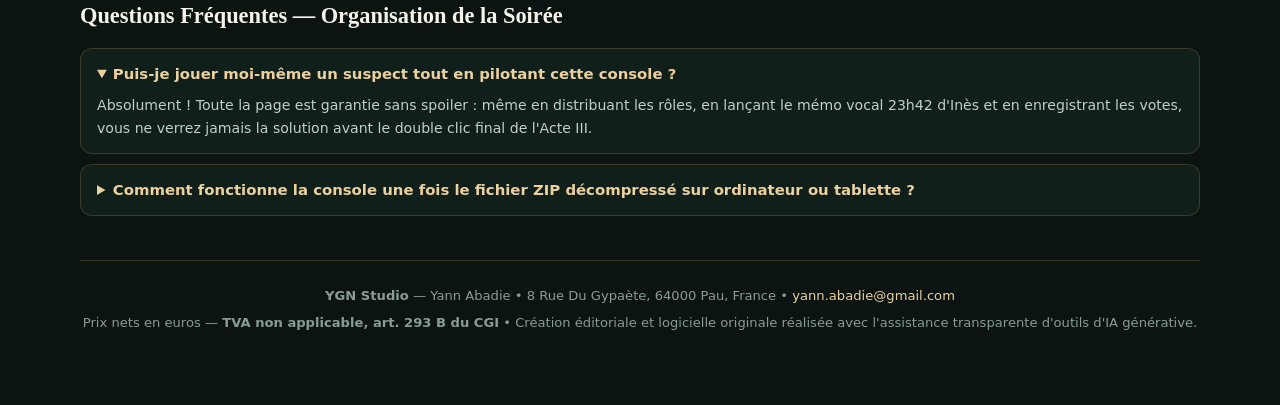
<file: compagnon-enquete-reveillon-dore.html>
<!DOCTYPE html>
<html lang="fr">
<head>
  <meta charset="UTF-8" />
  <meta name="viewport" content="width=device-width, initial-scale=1.0" />
  <title>Compagnon Maître du Jeu — Le Mystère du Réveillon Doré (Manoir de Val-d'Or) | YGN Studio</title>
  <meta name="description" content="Application web interactive bilingue (FR/EN) sans spoiler pour animer Le Mystère du Réveillon Doré : quiz de casting 6 joueurs, chronomètre Actes I à III, soundboard audio procédural (tempête, panne 23h40, mémo vocal 23h42 d'Inès, gong) et dépouillement des votes." />
  <link rel="canonical" href="https://yannabadie.github.io/cozy-festive-studio-2026/compagnon-enquete-reveillon-dore.html" />
  <meta property="og:type" content="website" />
  <meta property="og:title" content="Compagnon Hôte Sans Spoiler — Le Mystère du Réveillon Doré (FR + EN)" />
  <meta property="og:description" content="Casting 6 suspects, timers par acte, ambiance sonore Web Audio du Manoir de Val-d'Or (mémo 23h42 d'Inès inclus) et révélation scellée." />
  <meta property="og:url" content="https://yannabadie.github.io/cozy-festive-studio-2026/compagnon-enquete-reveillon-dore.html" />

  <script type="application/ld+json">
  {
    "@context": "https://schema.org",
    "@type": "Product",
    "name": "Le Mystère du Réveillon Doré — Kit Soirée Enquête PDF + Compagnon Audio Interactif (FR + EN)",
    "description": "Jeu d'enquête à huis clos clé en main pour 6 à 8 convives au Manoir de Val-d'Or (sans spoiler pour l'hôte) accompagné de sa console web interactive : quiz d'attribution des 6 rôles, chronomètres d'actes, soundboard Web Audio 4 pistes et coffre scellé.",
    "brand": {
      "@type": "Brand",
      "name": "YGN Studio"
    },
    "sku": "YGN-MYSTERY-2026-COMPANION",
    "offers": {
      "@type": "Offer",
      "url": "https://buy.stripe.com/28E7sKfnS0PN1eX6vf2cg09",
      "priceCurrency": "EUR",
      "price": "19.00",
      "availability": "https://schema.org/InStock"
    }
  }
  </script>

  <script type="application/ld+json">
  {
    "@context": "https://schema.org",
    "@type": "SoftwareApplication",
    "name": "Console Maître du Jeu — Manoir de Val-d'Or / Valmont Manor",
    "applicationCategory": "GameApplication",
    "operatingSystem": "Web Browser (iOS, Android, macOS, Windows — 100% Offline Ready)",
    "offers": {
      "@type": "Offer",
      "price": "19.00",
      "priceCurrency": "EUR",
      "availability": "https://schema.org/InStock"
    }
  }
  </script>

  <script type="application/ld+json">
  {
    "@context": "https://schema.org",
    "@type": "FAQPage",
    "mainEntity": [
      {
        "@type": "Question",
        "name": "L'hôte peut-il utiliser ce compagnon interactif tout en jouant un suspect sans connaître le coupable ?",
        "acceptedAnswer": {
          "@type": "Answer",
          "text": "Oui. L'intégralité de l'interface (quiz de casting, chronomètres, soundboard audio, suivi des 4 pièces à conviction et dépouillement des bulletins) est garantie zéro spoiler. L'identité du coupable est chiffrée et protégée par un double verrou de confirmation à l'Acte III."
        }
      },
      {
        "@type": "Question",
        "name": "La console sonore fonctionne-t-elle hors-ligne depuis l'archive ZIP téléchargée ?",
        "acceptedAnswer": {
          "@type": "Answer",
          "text": "Oui. Les 4 effets acoustiques (tempête alpine et cheminée, disjoncteur de 23h40, mémo vocal 23h42 d'Inès et gong d'accusation) sont synthétisés en temps réel via l'API Web Audio native du navigateur, sans fichier externe ni connexion internet requise."
        }
      },
      {
        "@type": "Question",
        "name": "Combien de joueurs peuvent participer à la soirée enquête ?",
        "acceptedAnswer": {
          "@type": "Answer",
          "text": "Le scénario réunit 6 suspects principaux autour de la table du réveillon, et permet d'accueillir jusqu'à 8 participants grâce aux rôles d'inspecteurs invités lors du contre-interrogatoire et du vote final."
        }
      },
      {
        "@type": "Question",
        "name": "Le compagnon et les livrets PDF sont-ils disponibles en français et en anglais ?",
        "acceptedAnswer": {
          "@type": "Answer",
          "text": "Oui. Un sélecteur instantané FR / EN adapte toute l'application web aux deux versions incluses dans le pack : Le Mystère du Réveillon Doré (A4) et The Midnight Mistletoe Mystery (US Letter)."
        }
      }
    ]
  }
  </script>

  <style>
    :root {
      --bg-deep: #070e0c;
      --bg-base: #0b1411;
      --surface-1: #111f1a;
      --surface-2: #162822;
      --surface-3: #1d332b;
      --border-subtle: rgba(212, 175, 106, 0.2);
      --border-strong: rgba(212, 175, 106, 0.52);
      --gold: #d4af6a;
      --gold-bright: #ebd19d;
      --gold-tint: rgba(212, 175, 106, 0.12);
      --crimson: #8b2632;
      --crimson-soft: rgba(139, 38, 50, 0.24);
      --crimson-text: #f5b4bc;
      --text-main: #f6f3eb;
      --text-soft: #c2d0ca;
      --text-muted: #889c94;
      --success: #7bd4a8;
      --shadow-card: 0 20px 48px rgba(0, 0, 0, 0.44);
      --radius-lg: 18px;
      --radius-md: 12px;
      --radius-pill: 999px;
      --font-serif: Georgia, 'Palatino Linotype', 'Book Antiqua', Palatino, serif;
      --font-sans: system-ui, -apple-system, BlinkMacSystemFont, 'Segoe UI', Roboto, sans-serif;
    }

    *, *::before, *::after {
      box-sizing: border-box;
      margin: 0;
      padding: 0;
    }

    html {
      scroll-behavior: smooth;
      -webkit-text-size-adjust: 100%;
    }

    body {
      font-family: var(--font-sans);
      background-color: var(--bg-base);
      background-image:
        radial-gradient(ellipse 80% 40% at 50% -5%, rgba(34, 72, 57, 0.48), transparent 70%),
        radial-gradient(ellipse 55% 35% at 88% 18%, rgba(212, 175, 106, 0.08), transparent 65%);
      color: var(--text-main);
      line-height: 1.62;
      min-height: 100vh;
    }

    body:not(.en) [data-lang="en"] { display: none !important; }
    body.en [data-lang="fr"] { display: none !important; }

    a {
      color: var(--gold-bright);
      text-decoration: none;
      transition: color 0.18s ease, background-color 0.18s ease, border-color 0.18s ease, transform 0.18s ease;
    }

    a:hover {
      color: #ffffff;
    }

    .topbar {
      background: linear-gradient(90deg, #0e1b16 0%, #172b23 50%, #0e1b16 100%);
      border-bottom: 1px solid var(--border-subtle);
      padding: 9px 18px;
      text-align: center;
      font-size: 0.82rem;
      letter-spacing: 0.03em;
      color: var(--gold-bright);
    }

    .container {
      max-width: 1160px;
      margin: 0 auto;
      padding: 26px 20px 72px;
    }

    .site-header {
      display: flex;
      justify-content: space-between;
      align-items: center;
      gap: 16px;
      padding-bottom: 20px;
      margin-bottom: 28px;
      border-bottom: 1px solid var(--border-subtle);
      flex-wrap: wrap;
    }

    .brand-link {
      font-family: var(--font-serif);
      font-size: 1.28rem;
      font-weight: 700;
      color: var(--gold);
      letter-spacing: 0.04em;
      display: inline-flex;
      align-items: center;
      gap: 10px;
    }

    .header-actions {
      display: flex;
      align-items: center;
      gap: 10px;
      flex-wrap: wrap;
    }

    .nav-pill {
      font-size: 0.83rem;
      font-weight: 600;
      color: var(--text-soft);
      padding: 7px 13px;
      border-radius: var(--radius-pill);
      border: 1px solid var(--border-subtle);
      background: rgba(17, 31, 26, 0.72);
    }

    .nav-pill:hover {
      border-color: var(--gold);
      color: var(--gold-bright);
    }

    .lang-switch {
      display: inline-flex;
      background: var(--surface-1);
      border: 1px solid var(--border-subtle);
      border-radius: var(--radius-pill);
      padding: 3px;
      gap: 3px;
    }

    .lang-switch button {
      background: transparent;
      color: var(--text-soft);
      border: none;
      padding: 6px 12px;
      border-radius: var(--radius-pill);
      cursor: pointer;
      font-weight: 700;
      font-size: 0.8rem;
      transition: background-color 0.16s ease, color 0.16s ease;
    }

    .lang-switch button.active {
      background: var(--gold);
      color: var(--bg-deep);
    }

    .hero {
      display: grid;
      grid-template-columns: 1.35fr 0.85fr;
      gap: 26px;
      align-items: center;
      background: linear-gradient(155deg, rgba(22, 40, 34, 0.94) 0%, rgba(12, 23, 19, 0.96) 100%);
      border: 1px solid var(--border-subtle);
      border-radius: var(--radius-lg);
      padding: 32px 30px;
      margin-bottom: 26px;
      box-shadow: var(--shadow-card);
    }

    .kicker {
      font-size: 0.76rem;
      font-weight: 700;
      text-transform: uppercase;
      letter-spacing: 0.12em;
      color: var(--gold);
      margin-bottom: 10px;
      display: block;
    }

    .hero h1 {
      font-family: var(--font-serif);
      font-size: clamp(1.75rem, 3.3vw, 2.55rem);
      line-height: 1.18;
      letter-spacing: -0.01em;
      color: var(--text-main);
      margin-bottom: 12px;
    }

    .hero-lead {
      color: var(--text-soft);
      font-size: 0.98rem;
      margin-bottom: 18px;
      max-width: 64ch;
    }

    .quick-jumps {
      display: flex;
      flex-wrap: wrap;
      gap: 8px;
    }

    .jump-chip {
      font-size: 0.81rem;
      font-weight: 600;
      padding: 7px 13px;
      border-radius: var(--radius-pill);
      background: var(--surface-2);
      border: 1px solid var(--border-subtle);
      color: var(--gold-bright);
    }

    .jump-chip:hover {
      background: var(--gold-tint);
      border-color: var(--gold);
    }

    .crest-card {
      background: rgba(7, 14, 12, 0.65);
      border: 1px solid var(--border-subtle);
      border-radius: var(--radius-md);
      padding: 20px;
      text-align: center;
    }

    .crest-meta {
      margin-top: 10px;
      font-size: 0.82rem;
      color: var(--text-soft);
    }

    .workspace-grid {
      display: grid;
      grid-template-columns: repeat(2, minmax(0, 1fr));
      gap: 24px;
      margin-bottom: 24px;
    }

    .panel {
      background: var(--surface-1);
      border: 1px solid var(--border-subtle);
      border-radius: var(--radius-lg);
      padding: 26px 24px;
      box-shadow: var(--shadow-card);
    }

    .panel.full-span {
      grid-column: 1 / -1;
    }

    .panel-head {
      display: flex;
      justify-content: space-between;
      align-items: flex-start;
      gap: 12px;
      margin-bottom: 16px;
      padding-bottom: 12px;
      border-bottom: 1px solid rgba(212, 175, 106, 0.14);
      flex-wrap: wrap;
    }

    .panel-step {
      font-size: 0.74rem;
      font-weight: 700;
      text-transform: uppercase;
      letter-spacing: 0.1em;
      color: var(--gold);
      display: block;
      margin-bottom: 3px;
    }

    .panel h2 {
      font-family: var(--font-serif);
      font-size: 1.35rem;
      line-height: 1.25;
      color: var(--text-main);
    }

    .panel-sub {
      color: var(--text-soft);
      font-size: 0.9rem;
      margin-bottom: 16px;
    }

    .form-row {
      display: grid;
      grid-template-columns: repeat(auto-fit, minmax(190px, 1fr));
      gap: 12px;
      margin-bottom: 14px;
    }

    .field {
      display: flex;
      flex-direction: column;
      gap: 5px;
    }

    .field label {
      font-size: 0.81rem;
      font-weight: 600;
      color: var(--gold-bright);
    }

    select, input[type="text"] {
      background: var(--bg-deep);
      color: var(--text-main);
      border: 1px solid rgba(212, 175, 106, 0.28);
      border-radius: 10px;
      padding: 10px 12px;
      font-family: inherit;
      font-size: 0.9rem;
      width: 100%;
    }

    select:focus, input[type="text"]:focus {
      outline: none;
      border-color: var(--gold);
    }

    .btn {
      display: inline-flex;
      align-items: center;
      justify-content: center;
      gap: 8px;
      font-family: inherit;
      font-size: 0.9rem;
      font-weight: 700;
      padding: 10px 18px;
      border-radius: var(--radius-pill);
      border: 1px solid transparent;
      cursor: pointer;
      transition: transform 0.14s ease, background-color 0.16s ease, border-color 0.16s ease;
    }

    .btn:active {
      transform: scale(0.98);
    }

    .btn-gold {
      background: var(--gold);
      color: var(--bg-deep);
    }

    .btn-gold:hover {
      background: var(--gold-bright);
      color: var(--bg-deep);
    }

    .btn-outline {
      background: var(--surface-2);
      color: var(--text-main);
      border-color: var(--border-subtle);
    }

    .btn-outline:hover {
      border-color: var(--gold);
      color: var(--gold-bright);
    }

    .btn-outline.active {
      background: var(--gold-tint);
      border-color: var(--gold);
      color: var(--gold-bright);
    }

    .casting-card {
      margin-top: 14px;
      background: var(--surface-2);
      border: 1px solid var(--border-strong);
      border-radius: var(--radius-md);
      padding: 16px;
    }

    .casting-card h3 {
      font-family: var(--font-serif);
      font-size: 1.18rem;
      color: var(--gold-bright);
      margin-bottom: 4px;
    }

    .casting-meta {
      font-size: 0.86rem;
      color: var(--text-soft);
      margin-top: 6px;
    }

    .roster-grid {
      display: grid;
      grid-template-columns: repeat(auto-fit, minmax(240px, 1fr));
      gap: 10px;
      margin-top: 16px;
    }

    .roster-item {
      background: rgba(7, 14, 12, 0.55);
      border: 1px solid rgba(212, 175, 106, 0.16);
      border-radius: 10px;
      padding: 11px 12px;
      font-size: 0.83rem;
    }

    .roster-item strong {
      color: var(--gold-bright);
      display: block;
      font-size: 0.9rem;
    }

    .roster-item input {
      margin-top: 7px;
      padding: 6px 9px;
      font-size: 0.8rem;
    }

    /* Act Timer */
    .act-tabs {
      display: grid;
      grid-template-columns: repeat(3, 1fr);
      gap: 8px;
      margin-bottom: 14px;
    }

    .act-tab {
      background: var(--surface-2);
      color: var(--text-soft);
      border: 1px solid var(--border-subtle);
      border-radius: 10px;
      padding: 9px 8px;
      cursor: pointer;
      font-weight: 700;
      font-size: 0.82rem;
      text-align: center;
    }

    .act-tab.active {
      background: var(--gold-tint);
      border-color: var(--gold);
      color: var(--gold-bright);
    }

    .timer-readout-box {
      background: var(--bg-deep);
      border: 1px solid var(--border-subtle);
      border-radius: var(--radius-md);
      padding: 18px 16px;
      text-align: center;
      margin-bottom: 14px;
    }

    .timer-digits {
      font-family: var(--font-serif);
      font-size: clamp(2.4rem, 5vw, 3.3rem);
      font-weight: 700;
      letter-spacing: 0.05em;
      color: var(--gold-bright);
      line-height: 1.05;
      font-variant-numeric: tabular-nums;
    }

    .timer-cue {
      font-size: 0.85rem;
      color: var(--text-soft);
      margin-top: 8px;
    }

    .progress-track {
      height: 7px;
      background: rgba(255, 255, 255, 0.08);
      border-radius: var(--radius-pill);
      overflow: hidden;
      margin-top: 12px;
    }

    .progress-fill {
      height: 100%;
      width: 100%;
      background: linear-gradient(90deg, var(--gold) 0%, var(--success) 100%);
      transition: width 0.3s linear;
    }

    .timer-controls {
      display: flex;
      gap: 8px;
      justify-content: center;
      flex-wrap: wrap;
    }

    /* Soundboard */
    .cue-grid {
      display: grid;
      grid-template-columns: repeat(auto-fit, minmax(220px, 1fr));
      gap: 12px;
      margin-bottom: 16px;
    }

    .cue-pad {
      background: var(--surface-2);
      border: 1px solid var(--border-subtle);
      border-radius: var(--radius-md);
      padding: 15px 14px;
      text-align: left;
      color: var(--text-main);
      cursor: pointer;
      display: flex;
      flex-direction: column;
      gap: 5px;
      transition: border-color 0.16s ease, background-color 0.16s ease, transform 0.12s ease;
    }

    .cue-pad:hover {
      border-color: var(--gold);
      background: var(--surface-3);
    }

    .cue-pad[data-playing="true"] {
      border-color: var(--success);
      background: rgba(123, 212, 168, 0.12);
    }

    .cue-pad-top {
      display: flex;
      justify-content: space-between;
      align-items: center;
      font-size: 0.76rem;
      font-weight: 700;
      text-transform: uppercase;
      letter-spacing: 0.07em;
      color: var(--gold);
    }

    .cue-pad strong {
      font-family: var(--font-serif);
      font-size: 1.04rem;
      color: var(--text-main);
    }

    .cue-pad small {
      font-size: 0.8rem;
      color: var(--text-soft);
      line-height: 1.4;
    }

    .memo-timeline {
      background: var(--bg-deep);
      border: 1px solid var(--border-subtle);
      border-radius: var(--radius-md);
      padding: 14px 16px;
      margin-bottom: 16px;
    }

    .memo-stages {
      display: grid;
      grid-template-columns: repeat(3, 1fr);
      gap: 10px;
      margin-top: 10px;
    }

    .memo-stage {
      background: var(--surface-1);
      border: 1px solid rgba(212, 175, 106, 0.16);
      border-radius: 10px;
      padding: 9px 11px;
      font-size: 0.81rem;
      color: var(--text-soft);
      transition: border-color 0.15s ease, background-color 0.15s ease, color 0.15s ease;
    }

    .memo-stage.active {
      border-color: var(--gold-bright);
      background: var(--gold-tint);
      color: #ffffff;
    }

    .volume-bar {
      display: flex;
      align-items: center;
      gap: 12px;
      font-size: 0.84rem;
      color: var(--text-soft);
      margin-bottom: 18px;
      flex-wrap: wrap;
    }

    .volume-bar input[type="range"] {
      accent-color: var(--gold);
      width: 180px;
    }

    .clues-grid {
      display: grid;
      grid-template-columns: repeat(auto-fit, minmax(235px, 1fr));
      gap: 12px;
      margin-top: 10px;
    }

    .clue-card {
      background: rgba(7, 14, 12, 0.62);
      border: 1px solid var(--border-subtle);
      border-radius: 12px;
      padding: 13px 14px;
    }

    .clue-card h4 {
      font-family: var(--font-serif);
      font-size: 0.96rem;
      color: var(--gold-bright);
      margin-bottom: 6px;
    }

    .clue-body {
      font-size: 0.83rem;
      color: var(--text-soft);
      margin-top: 8px;
    }

    .clue-card:not(.revealed) .clue-body {
      display: none;
    }

    /* Tally */
    .tally-row {
      display: flex;
      align-items: center;
      gap: 10px;
      margin-bottom: 8px;
      font-size: 0.85rem;
    }

    .tally-bar-wrap {
      flex: 1;
      height: 8px;
      background: rgba(255, 255, 255, 0.08);
      border-radius: var(--radius-pill);
      overflow: hidden;
    }

    .tally-bar {
      height: 100%;
      background: var(--gold);
    }

    /* Sealed Solution Vault */
    .vault-box {
      background: linear-gradient(155deg, rgba(27, 18, 22, 0.92), rgba(14, 24, 20, 0.96));
      border: 1px solid rgba(212, 175, 106, 0.38);
      border-radius: var(--radius-lg);
      padding: 24px;
      text-align: center;
    }

    .btn-seal {
      background: var(--crimson);
      color: #ffffff;
      border: 1px solid rgba(255, 214, 219, 0.35);
      padding: 12px 24px;
      font-size: 0.94rem;
    }

    .btn-seal:hover {
      background: #a4303e;
    }

    .btn-seal[data-armed="true"] {
      background: var(--gold);
      color: var(--bg-deep);
      border-color: var(--gold-bright);
    }

    .vault-output {
      margin-top: 18px;
      text-align: left;
      background: rgba(7, 14, 12, 0.78);
      border: 1px solid var(--border-subtle);
      border-radius: var(--radius-md);
      padding: 18px;
    }

    .buy-banner {
      display: flex;
      justify-content: space-between;
      align-items: center;
      gap: 20px;
      flex-wrap: wrap;
      background: linear-gradient(135deg, #152821 0%, #0f1d18 100%);
      border: 1px solid var(--border-strong);
      border-radius: var(--radius-lg);
      padding: 26px 28px;
      margin-top: 26px;
    }

    .price-tag {
      font-family: var(--font-serif);
      font-size: 2rem;
      font-weight: 700;
      color: var(--gold-bright);
    }

    .faq-list {
      display: grid;
      gap: 10px;
      margin-top: 14px;
    }

    details.faq-item {
      background: var(--surface-1);
      border: 1px solid var(--border-subtle);
      border-radius: 12px;
      padding: 13px 16px;
    }

    details.faq-item summary {
      cursor: pointer;
      font-weight: 700;
      color: var(--gold-bright);
      font-size: 0.93rem;
    }

    details.faq-item p {
      margin-top: 8px;
      font-size: 0.88rem;
      color: var(--text-soft);
    }

    footer {
      margin-top: 44px;
      padding-top: 24px;
      border-top: 1px solid var(--border-subtle);
      text-align: center;
      font-size: 0.82rem;
      color: var(--text-muted);
    }

    @media (max-width: 860px) {
      .hero, .workspace-grid {
        grid-template-columns: 1fr;
      }
      .memo-stages, .act-tabs {
        grid-template-columns: 1fr;
      }
    }
  </style>
</head>
<body>
  <div class="topbar">
    <span data-lang="fr">🕯️ Console Hôte 100 % Sans Spoiler • Manoir de Val-d'Or (23h40) • Compatible Hors-Ligne &amp; Mobile</span>
    <span data-lang="en">🕯️ 100% Spoiler-Free Host Console • Valmont Manor (11:40 PM) • Offline &amp; Mobile Ready</span>
  </div>

  <div class="container">
    <header class="site-header">
      <a class="brand-link" href="https://yannabadie.github.io/cozy-festive-studio-2026/">
        <svg width="26" height="26" viewBox="0 0 28 28" fill="none" aria-hidden="true">
          <circle cx="14" cy="14" r="12.5" stroke="#d4af6a" stroke-width="1.6"/>
          <path d="M14 6L16.3 11.7L22 14L16.3 16.3L14 22L11.7 16.3L6 14L11.7 11.7L14 6Z" fill="#d4af6a"/>
        </svg>
        <span>YGN STUDIO</span>
      </a>

      <div class="header-actions">
        <a class="nav-pill" href="https://yannabadie.github.io/cozy-festive-studio-2026/jeu-enquete-noel-murder-mystery-pdf.html">
          <span data-lang="fr">Présentation du Kit PDF</span>
          <span data-lang="en">Printable Kit Overview</span>
        </a>
        <a class="nav-pill" href="https://buy.stripe.com/28E7sKfnS0PN1eX6vf2cg09">
          <span data-lang="fr">Obtenir le Kit Complet (19 €)</span>
          <span data-lang="en">Get Full Kit (19 €)</span>
        </a>
        <div class="lang-switch" role="group" aria-label="Language selector">
          <button type="button" id="btn-fr" class="active">FR</button>
          <button type="button" id="btn-en">EN</button>
        </div>
      </div>
    </header>

    <section class="hero">
      <div>
        <span class="kicker">
          <span data-lang="fr">ÉDITION HÔTE CLÉ EN MAIN • 6 À 8 JOUEURS • ZÉRO SPOILER</span>
          <span data-lang="en">TURNKEY HOST EDITION • 6 TO 8 PLAYERS • ZERO SPOILERS</span>
        </span>
        <h1>
          <span data-lang="fr">Compagnon Maître du Jeu — Le Mystère du Réveillon Doré</span>
          <span data-lang="en">Interactive Host Companion — The Midnight Mistletoe Mystery</span>
        </h1>
        <p class="hero-lead">
          <span data-lang="fr">Animez votre huis clos aux chandelles au Manoir de Val-d'Or tout en incarnant vous-même l'un des suspects : attribuez les 6 rôles en 30 secondes, cadencez les 3 actes du dîner, déclenchez les effets sonores Web Audio (dont le mémo vocal 23h42 d'Inès) et dépouillez les votes autour de la table.</span>
          <span data-lang="en">Run your candlelit Valmont Manor whodunit while playing a suspect yourself: match guests to all 6 roles, pace Acts I–III, trigger procedural Web Audio cues (including Ines's 11:42 PM voice memo), and tally final table ballots spoiler-free.</span>
        </p>
        <div class="quick-jumps">
          <a class="jump-chip" href="#casting-quiz"><span data-lang="fr">1. Casting 6 Suspects</span><span data-lang="en">1. 6-Suspect Casting</span></a>
          <a class="jump-chip" href="#act-timer"><span data-lang="fr">2. Chronomètre Actes I–III</span><span data-lang="en">2. Act I–III Timer</span></a>
          <a class="jump-chip" href="#soundboard-panel"><span data-lang="fr">3. Soundboard &amp; Mémo 23h42</span><span data-lang="en">3. Soundboard &amp; 23h42 Memo</span></a>
          <a class="jump-chip" href="#accusation-form"><span data-lang="fr">4. Votes &amp; Enveloppe Scellée</span><span data-lang="en">4. Ballots &amp; Sealed Reveal</span></a>
        </div>
      </div>

      <div class="crest-card">
        <svg width="136" height="136" viewBox="0 0 140 140" fill="none" aria-hidden="true" style="margin:0 auto;display:block;">
          <circle cx="70" cy="70" r="64" fill="#0b1411" stroke="#d4af6a" stroke-width="2"/>
          <circle cx="70" cy="70" r="56" stroke="#d4af6a" stroke-opacity="0.35" stroke-dasharray="4 4"/>
          <path d="M36 92H104" stroke="#d4af6a" stroke-width="2.6" stroke-linecap="round"/>
          <path d="M44 92C44 74 55 62 70 62C85 62 96 74 96 92" fill="#162822" stroke="#d4af6a" stroke-width="2.4"/>
          <circle cx="70" cy="56" r="5" fill="#d4af6a"/>
          <path d="M70 30L80 42L70 50L60 42L70 30Z" fill="#7bd4a8" stroke="#ebd19d" stroke-width="1.6"/>
          <text x="70" y="114" text-anchor="middle" fill="#ebd19d" font-family="Georgia, serif" font-size="12" font-weight="bold">23H40 • VAL-D'OR</text>
        </svg>
        <div class="crest-meta">
          <span data-lang="fr">6 Suspects • 4 Pièces à Conviction • 65 min</span>
          <span data-lang="en">6 Suspects • 4 Forensic Clues • 65 min</span>
        </div>
      </div>
    </section>

    <div class="workspace-grid">
      <!-- PANEL 1: CASTING QUIZ -->
      <section class="panel" id="casting-quiz">
        <div class="panel-head">
          <div>
            <span class="panel-step"><span data-lang="fr">Préparation • Attribution des rôles</span><span data-lang="en">Prep • Role Assignment</span></span>
            <h2><span data-lang="fr">Quiz de Casting des 6 Suspects</span><span data-lang="en">6-Suspect Personality Casting Quiz</span></h2>
          </div>
        </div>
        <p class="panel-sub">
          <span data-lang="fr">Sélectionnez le tempérament d'un convive pour lui recommander son personnage idéal au Manoir de Val-d'Or (garanti sans spoiler).</span>
          <span data-lang="en">Pick a guest's dinner-party vibe to match them with their ideal Valmont Manor suspect dossier (100% spoiler-free).</span>
        </p>

        <div class="form-row">
          <div class="field">
            <label for="quiz-vibe"><span data-lang="fr">Énergie à table</span><span data-lang="en">Dinner Table Energy</span></label>
            <select id="quiz-vibe">
              <option value="flamboyant theatrical">Flamboyant &amp; Théâtral / Theatrical</option>
              <option value="calm creative">Calme &amp; Créatif / Poised Artisan</option>
              <option value="analytical formal">Analytique &amp; Stratège / Strategist</option>
              <option value="mysterious elegant">Mystérieux &amp; Raffiné / Enigmatic</option>
              <option value="warm observant">Chaleureux &amp; Observateur / Warm Classic</option>
              <option value="curious witty">Curieux &amp; Piquant / Witty Storyteller</option>
            </select>
          </div>
          <div class="field">
            <label for="quiz-prop"><span data-lang="fr">Accessoire fétiche</span><span data-lang="en">Signature Prop</span></label>
            <select id="quiz-prop">
              <option value="champagne velvet">Coupe de champagne &amp; velours</option>
              <option value="pastry dessert">Plateau doré &amp; haute pâtisserie</option>
              <option value="watch legal">Montre à gousset &amp; dossier</option>
              <option value="gems perfume">Loupe de joaillier &amp; parfum rare</option>
              <option value="fireside horology">Allumettes &amp; horlogerie ancienne</option>
              <option value="notebook writer">Carnet cuir rouge &amp; mémo vocal</option>
            </select>
          </div>
        </div>

        <button type="button" class="btn btn-gold" id="btn-match-role">
          <span data-lang="fr">Attribuer le rôle recommandé</span>
          <span data-lang="en">Match Ideal Suspect Role</span>
        </button>

        <div class="casting-card" id="casting-result" aria-live="polite"></div>

        <div class="roster-grid" id="suspects-roster"></div>
      </section>

      <!-- PANEL 2: ACT I-III TIMER -->
      <section class="panel" id="act-timer">
        <div class="panel-head">
          <div>
            <span class="panel-step"><span data-lang="fr">Cadence du dîner • 3 Actes</span><span data-lang="en">Dinner Pacing • 3 Acts</span></span>
            <h2><span data-lang="fr">Chronomètre Théâtral (Actes I à III)</span><span data-lang="en">Three-Act Manor Timer</span></h2>
          </div>
        </div>
        <p class="panel-sub">
          <span data-lang="fr">Gardez un rythme fluide de l'apéritif jusqu'au décachetage final. Le gong du manoir retentit automatiquement en fin d'acte.</span>
          <span data-lang="en">Keep brisk theatrical pacing from welcome drinks to the final reveal. The manor gong chimes automatically when time expires.</span>
        </p>

        <div class="act-tabs" role="tablist">
          <button type="button" class="act-tab active" id="btn-act-1" data-act="0">Acte I • 15m</button>
          <button type="button" class="act-tab" id="btn-act-2" data-act="1">Acte II • 30m</button>
          <button type="button" class="act-tab" id="btn-act-3" data-act="2">Acte III • 20m</button>
        </div>

        <div class="timer-readout-box">
          <div id="act-phase-title" style="font-weight:700;color:var(--gold);font-size:0.9rem;margin-bottom:4px;"></div>
          <div class="timer-digits" id="act-timer-display">15:00</div>
          <p class="timer-cue" id="act-phase-cue"></p>
          <div class="progress-track">
            <div class="progress-fill" id="act-timer-progress"></div>
          </div>
        </div>

        <div class="timer-controls">
          <button type="button" class="btn btn-gold" id="btn-act-start">
            <span data-lang="fr">▶ Démarrer l'Acte</span>
            <span data-lang="en">▶ Start Act</span>
          </button>
          <button type="button" class="btn btn-outline" id="btn-act-pause">
            <span data-lang="fr">⏸ Pause</span>
            <span data-lang="en">⏸ Pause</span>
          </button>
          <button type="button" class="btn btn-outline" id="btn-act-reset">
            <span data-lang="fr">↺ Réinitialiser</span>
            <span data-lang="en">↺ Reset</span>
          </button>
        </div>
      </section>

      <!-- PANEL 3: SOUNDBOARD & CLUES -->
      <section class="panel full-span" id="soundboard-panel">
        <div class="panel-head">
          <div>
            <span class="panel-step"><span data-lang="fr">Synthèse Web Audio Temps Réel • Zéro Fichier Externe</span><span data-lang="en">Real-Time Web Audio Synthesis • Zero External Files</span></span>
            <h2><span data-lang="fr">Soundboard Acoustique du Manoir &amp; Pièces à Conviction</span><span data-lang="en">Valmont Manor Soundboard &amp; Forensic Clues</span></h2>
          </div>
          <div id="audio-status-badge" style="font-size:0.82rem;color:var(--success);font-weight:700;">
            <span data-lang="fr">Prêt • Synthétiseur Web Audio local</span>
            <span data-lang="en">Ready • Local Web Audio Synthesizer</span>
          </div>
        </div>

        <div class="volume-bar">
          <label for="mystery-volume">
            <span data-lang="fr">Volume Maître du Salon :</span>
            <span data-lang="en">Salon Master Volume:</span>
          </label>
          <input type="range" id="mystery-volume" min="0" max="100" value="75" />
          <span id="mystery-volume-val">75%</span>
        </div>

        <div class="cue-grid">
          <button type="button" class="cue-pad" id="btn-cue-storm" data-playing="false">
            <span class="cue-pad-top"><span>AMBIANCE BOUCLE</span><span>23H30</span></span>
            <strong><span data-lang="fr">🌨️ Tempête Alpine &amp; Cheminée</span><span data-lang="en">🌨️ Alpine Blizzard &amp; Hearth</span></strong>
            <small><span data-lang="fr">Vent filtré sur les vitraux gothiques et crépitement continu de l'âtre (Activer / Couper).</span><span data-lang="en">Howling wind against gothic panes &amp; warm hearth crackle (Toggle loop).</span></small>
          </button>

          <button type="button" class="cue-pad" id="btn-cue-blackout" data-playing="false">
            <span class="cue-pad-top"><span>INCIDENT</span><span>23H39 → 23H40</span></span>
            <strong><span data-lang="fr">⚡ Étincelle &amp; Coupure 23h40</span><span data-lang="en">⚡ 11:39 Spark &amp; 11:40 Blackout</span></strong>
            <small><span data-lang="fr">Arc électrique bref près de la fenêtre gothique suivi du claquement lourd du disjoncteur.</span><span data-lang="en">Brief electrical arc followed by heavy breaker trip and power-down drop.</span></small>
          </button>

          <button type="button" class="cue-pad" id="btn-cue-ines-memo" data-playing="false">
            <span class="cue-pad-top"><span>INDICE AUDIO CLÉ</span><span>23H42</span></span>
            <strong><span data-lang="fr">📱 Mémo Vocal 23h42 d'Inès</span><span data-lang="en">📱 Ines's 11:42 PM Voice Memo</span></strong>
            <small><span data-lang="fr">Séquence acoustique à 3 temps captée dans le noir complet au centre de la table.</span><span data-lang="en">3-stage forensic audio sequence captured in pitch darkness at 11:42 PM.</span></small>
          </button>

          <button type="button" class="cue-pad" id="btn-cue-gong" data-playing="false">
            <span class="cue-pad-top"><span>SOLENNEL</span><span>ACTE III</span></span>
            <strong><span data-lang="fr">🔔 Gong d'Accusation Finale</span><span data-lang="en">🔔 Final Accusation Gong</span></strong>
            <small><span data-lang="fr">Résonance harmonique grave pour clore les débats et recueillir les bulletins.</span><span data-lang="en">Deep manor gong resonance calling all investigators to cast final ballots.</span></small>
          </button>
        </div>

        <div class="memo-timeline" id="ines-memo-stages">
          <div style="font-size:0.84rem;font-weight:700;color:var(--gold-bright);">
            <span data-lang="fr">Analyseur Acoustique du Mémo 23h42 d'Inès Valmont (Acte II) :</span>
            <span data-lang="en">Acoustic Sequence Analyzer — Ines Valmont's 11:42 PM Memo (Act II):</span>
          </div>
          <div class="memo-stages">
            <div class="memo-stage" id="memo-stage-1">
              <strong>t = +0.45s</strong><br/>
              <span data-lang="fr">1. Tintement métallique de la cloche d'argent</span>
              <span data-lang="en">1. Silver cloche metallic clang</span>
            </div>
            <div class="memo-stage" id="memo-stage-2">
              <strong>t = +1.95s</strong><br/>
              <span data-lang="fr">2. Choc feutré &amp; verre de montre « V.S. » brisé</span>
              <span data-lang="en">2. Velvet collision &amp; 'V.S.' watch crystal shatter</span>
            </div>
            <div class="memo-stage" id="memo-stage-3">
              <strong>t = +3.35s</strong><br/>
              <span data-lang="fr">3. Bruissement du feuillage de houx central</span>
              <span data-lang="en">3. Stiff holly centerpiece leaves rustling</span>
            </div>
          </div>
        </div>

        <div>
          <h3 style="font-family:var(--font-serif);font-size:1.12rem;color:var(--text-main);margin-bottom:4px;">
            <span data-lang="fr">Les 4 Pièces à Conviction de l'Acte II (Sans Spoiler)</span>
            <span data-lang="en">Act II Forensic Clues Tracker (Spoiler-Free)</span>
          </h3>
          <p style="font-size:0.84rem;color:var(--text-soft);">
            <span data-lang="fr">Dévoilez chaque indice au centre de la table au début du plat principal :</span>
            <span data-lang="en">Reveal each forensic clue at the center of the table during the main course:</span>
          </p>
          <div class="clues-grid" id="clues-tracker"></div>
        </div>
      </section>

      <!-- PANEL 4: BALLOTS & TALLY -->
      <section class="panel" id="accusation-panel">
        <div class="panel-head">
          <div>
            <span class="panel-step"><span data-lang="fr">Acte III • Dépouillement Officiel</span><span data-lang="en">Act III • Official Table Tally</span></span>
            <h2><span data-lang="fr">Urne des Bulletins d'Accusation</span><span data-lang="en">Investigator Accusation Ballots</span></h2>
          </div>
        </div>

        <form id="accusation-form">
          <div class="form-row">
            <div class="field">
              <label for="ballot-voter"><span data-lang="fr">Prénom de l'enquêteur</span><span data-lang="en">Investigator Name</span></label>
              <input type="text" id="ballot-voter" placeholder="Ex: Clara" />
            </div>
            <div class="field">
              <label for="ballot-accused"><span data-lang="fr">J'accuse formellement</span><span data-lang="en">Formally Accuse</span></label>
              <select id="ballot-accused"></select>
            </div>
          </div>
          <div class="form-row">
            <div class="field">
              <label for="ballot-best-actor"><span data-lang="fr">Prix du Meilleur Acteur</span><span data-lang="en">Best Dramatic Performance</span></label>
              <select id="ballot-best-actor"></select>
            </div>
            <div class="field">
              <label for="ballot-motive"><span data-lang="fr">Mobile supposé (optionnel)</span><span data-lang="en">Suspected Motive (optional)</span></label>
              <input type="text" id="ballot-motive" placeholder="23h40..." />
            </div>
          </div>
          <div style="display:flex;gap:8px;flex-wrap:wrap;">
            <button type="submit" class="btn btn-gold" id="btn-add-ballot">
              <span data-lang="fr">Enregistrer le bulletin</span>
              <span data-lang="en">Record Ballot</span>
            </button>
            <button type="button" class="btn btn-outline" id="btn-clear-ballots">
              <span data-lang="fr">Vider l'urne</span>
              <span data-lang="en">Clear Ballots</span>
            </button>
          </div>
        </form>

        <div id="accusation-tally-output" style="margin-top:16px;" aria-live="polite"></div>
      </section>

      <!-- PANEL 5: DOUBLE-LOCKED SOLUTION VAULT -->
      <section class="panel" id="solution-vault-panel">
        <div class="panel-head">
          <div>
            <span class="panel-step"><span data-lang="fr">Page 10 Scellée • Double Verrou Anti-Spoiler</span><span data-lang="en">Sealed Page 10 • Two-Step Anti-Spoiler Lock</span></span>
            <h2><span data-lang="fr">Coffre de Révélation Finale</span><span data-lang="en">Sealed Final Solution Vault</span></h2>
          </div>
        </div>
        <div class="vault-box">
          <p style="font-size:0.9rem;color:var(--text-soft);margin-bottom:16px;">
            <span data-lang="fr">Ne décachetez cette enveloppe qu'une fois tous les votes enregistrés ! Un premier clic arme l'ouverture, un second clic confirme le décachetage.</span>
            <span data-lang="en">Unseal ONLY after every guest has voted! First click arms the seal; second click confirms and reveals the culprit.</span>
          </p>

          <div style="display:flex;gap:10px;justify-content:center;flex-wrap:wrap;">
            <button type="button" class="btn btn-seal" id="btn-unlock-solution" data-armed="false">
              <span data-lang="fr">🔒 Décacheter la Solution Finale (1/2)</span>
              <span data-lang="en">🔒 Unseal Final Solution (1/2)</span>
            </button>
            <button type="button" class="btn btn-outline" id="btn-relock-solution" style="display:none;">
              <span data-lang="fr">Refermer l'enveloppe</span>
              <span data-lang="en">Re-seal Envelope</span>
            </button>
          </div>

          <div class="vault-output" id="solution-vault-output" aria-live="polite">
            <span data-lang="fr">Enveloppe scellée intacte — zéro indice sur l'identité du coupable n'est affiché tant que le double déverrouillage n'est pas confirmé.</span>
            <span data-lang="en">Sealed envelope intact — zero culprit details are exposed until two-step confirmation is completed.</span>
          </div>
        </div>
      </section>
    </div>

    <!-- CONVERSION BANNER -->
    <section class="buy-banner">
      <div>
        <span class="kicker"><span data-lang="fr">Kit Imprimable FR (A4) + EN (US Letter) Inclus</span><span data-lang="en">Printable FR (A4) + EN (US Letter) Kit Included</span></span>
        <h2 style="font-family:var(--font-serif);font-size:1.5rem;margin-bottom:6px;">
          <span data-lang="fr">Vous n'avez pas encore les 6 Dossiers Suspects &amp; Menus Imprimables ?</span>
          <span data-lang="en">Need the Printable Suspect Dossiers, Clues &amp; Place Cards?</span>
        </h2>
        <p style="color:var(--text-soft);font-size:0.92rem;max-width:62ch;">
          <span data-lang="fr">Téléchargez instantanément les 2 livrets PDF complets (FR + EN, 10 pages chacun : Guide Hôte, Rapport d'incident, 6 fiches personnages, 4 indices illustrés, menu &amp; marque-places, bulletins et solution) + ce compagnon hors-ligne.</span>
          <span data-lang="en">Instantly download both complete 10-page printable PDF kits (English US Letter + French A4: Host Guide, Incident Brief, 6 Dossiers, 4 Clues, Menu &amp; Place Cards, Ballots) + this offline web companion.</span>
        </p>
      </div>
      <div style="display:flex;flex-direction:column;align-items:flex-end;gap:10px;">
        <div class="price-tag">19,00 €</div>
        <div style="display:flex;gap:10px;flex-wrap:wrap;">
          <a class="btn btn-gold" href="https://buy.stripe.com/28E7sKfnS0PN1eX6vf2cg09">
            <span data-lang="fr">Commander sur Stripe (19 €) →</span>
            <span data-lang="en">Instant Stripe Checkout (19 €) →</span>
          </a>
          <a class="btn btn-outline" href="https://yannabadi.gumroad.com/l/couwu">
            <span data-lang="fr">Via Gumroad (International)</span>
            <span data-lang="en">Via Gumroad (Global VAT)</span>
          </a>
        </div>
      </div>
    </section>

    <!-- FAQ -->
    <section style="margin-top:32px;">
      <h2 style="font-family:var(--font-serif);font-size:1.4rem;">
        <span data-lang="fr">Questions Fréquentes — Organisation de la Soirée</span>
        <span data-lang="en">Frequently Asked Questions — Hosting Valmont Manor</span>
      </h2>
      <div class="faq-list">
        <details class="faq-item" open>
          <summary>
            <span data-lang="fr">Puis-je jouer moi-même un suspect tout en pilotant cette console ?</span>
            <span data-lang="en">Can the host play a suspect while operating this console?</span>
          </summary>
          <p>
            <span data-lang="fr">Absolument ! Toute la page est garantie sans spoiler : même en distribuant les rôles, en lançant le mémo vocal 23h42 d'Inès et en enregistrant les votes, vous ne verrez jamais la solution avant le double clic final de l'Acte III.</span>
            <span data-lang="en">Yes! Every panel is strictly spoiler-free: you can cast guests, play Ines's 11:42 PM audio clue, and tally votes without seeing any culprit reveal until everyone unseals the vault together in Act III.</span>
          </p>
        </details>
        <details class="faq-item">
          <summary>
            <span data-lang="fr">Comment fonctionne la console une fois le fichier ZIP décompressé sur ordinateur ou tablette ?</span>
            <span data-lang="en">Does this work offline from the unzipped bundle folder?</span>
          </summary>
          <p>
            <span data-lang="fr">Ouvrez simplement <code>compagnon-enquete-reveillon-dore.html</code> depuis le dossier décompressé : le moteur <code>b2c_companions.js</code> génère tous les sons localement sans aucune dépendance externe ni connexion Wi-Fi.</span>
            <span data-lang="en">Simply open <code>compagnon-enquete-reveillon-dore.html</code> inside your unzipped folder: <code>b2c_companions.js</code> synthesizes every sound locally with zero external dependencies or Wi-Fi required.</span>
          </p>
        </details>
      </div>
    </section>

    <footer>
      <p><strong>YGN Studio</strong> — Yann Abadie • 8 Rue Du Gypaète, 64000 Pau, France • <a href="mailto:yann.abadie@gmail.com">yann.abadie@gmail.com</a></p>
      <p style="margin-top:6px;">
        <span data-lang="fr">Prix nets en euros — <strong>TVA non applicable, art. 293 B du CGI</strong> • Création éditoriale et logicielle originale réalisée avec l'assistance transparente d'outils d'IA générative.</span>
        <span data-lang="en">Net prices in EUR — <strong>VAT not applicable, art. 293 B of the French Tax Code (CGI)</strong> • Original interactive &amp; editorial work crafted with transparent AI-assisted tooling.</span>
      </p>
    </footer>
  </div>

  <script src="./b2c_companions.js"></script>
  <script>
    (function () {
      'use strict';
      var api = window.B2CCompanions;
      if (!api) return;

      var memStore = {};
      function storeGet(k) {
        try { return window.localStorage.getItem(k); } catch (_e) { return memStore[k] || null; }
      }
      function storeSet(k, v) {
        memStore[k] = v;
        try { window.localStorage.setItem(k, v); } catch (_e) {}
      }

      var currentLang = 'fr';
      var savedLang = storeGet('ygn_studio_lang');
      if (savedLang === 'en' || savedLang === 'fr') currentLang = savedLang;

      var guestAssignments = {};
      try {
        guestAssignments = JSON.parse(storeGet('ygn_mystery_guests') || '{}') || {};
      } catch (_e) { guestAssignments = {}; }

      var revealedClues = {};
      var ballots = [];
      try {
        ballots = JSON.parse(storeGet('ygn_mystery_ballots') || '[]') || [];
      } catch (_e) { ballots = []; }

      var currentActIdx = 0;
      var remainingSeconds = api.ACT_PHASES[0].seconds;
      var actInterval = null;
      var vaultUnlocked = false;
      var audioEngine = api.createMysteryAudioEngine({ volume: 0.75 });

      function esc(s) {
        return String(s || '')
          .replace(/&/g, '&amp;')
          .replace(/</g, '&lt;')
          .replace(/>/g, '&gt;')
          .replace(/"/g, '&quot;');
      }

      function renderCastingMatch() {
        var vibe = document.getElementById('quiz-vibe').value;
        var prop = document.getElementById('quiz-prop').value;
        var res = api.matchSuspectRole([vibe, prop], currentLang);
        var box = document.getElementById('casting-result');
        var lblRole = currentLang === 'en' ? 'Recommended Suspect #' + res.number : 'Suspect Recommandé #' + res.number;
        var lblAlibi = currentLang === 'en' ? 'Round 1 Alibi:' : 'Alibi Tour 1 :';
        var lblAttire = currentLang === 'en' ? 'Dress Code Tip:' : 'Conseil Tenue :';
        box.innerHTML =
          '<div style="font-size:0.76rem;font-weight:700;text-transform:uppercase;letter-spacing:0.08em;color:var(--gold);">' + esc(lblRole) + '</div>' +
          '<h3>' + esc(res.name) + ' — <span style="font-weight:400;color:var(--text-main);">' + esc(res.role) + '</span></h3>' +
          '<p class="casting-meta">' + esc(res.publicPersona) + '</p>' +
          '<p class="casting-meta"><strong>' + esc(lblAlibi) + '</strong> ' + esc(res.alibi) + '</p>' +
          '<p class="casting-meta"><strong>' + esc(lblAttire) + '</strong> ' + esc(res.attireTip) + '</p>';
      }

      function renderRoster() {
        var grid = document.getElementById('suspects-roster');
        var ph = currentLang === 'en' ? 'Assign guest name...' : 'Prénom du convive...';
        grid.innerHTML = api.SUSPECTS.map(function (s) {
          var loc = api.localizeSuspect(s, currentLang);
          var assigned = guestAssignments[s.id] || '';
          return (
            '<div class="roster-item">' +
              '<strong>#' + s.number + ' • ' + esc(loc.name) + '</strong>' +
              '<div style="color:var(--text-soft);">' + esc(loc.role) + '</div>' +
              '<input type="text" data-suspect-guest="' + esc(s.id) + '" value="' + esc(assigned) + '" placeholder="' + esc(ph) + '" />' +
            '</div>'
          );
        }).join('');

        var inputs = grid.querySelectorAll('input[data-suspect-guest]');
        for (var i = 0; i < inputs.length; i++) {
          inputs[i].addEventListener('input', function (ev) {
            var sid = ev.target.getAttribute('data-suspect-guest');
            guestAssignments[sid] = ev.target.value;
            storeSet('ygn_mystery_guests', JSON.stringify(guestAssignments));
          });
        }
      }

      function formatMMSS(sec) {
        var s = Math.max(0, Math.floor(sec));
        var m = Math.floor(s / 60);
        var r = s % 60;
        return (m < 10 ? '0' + m : String(m)) + ':' + (r < 10 ? '0' + r : String(r));
      }

      function renderActTimer() {
        var phase = api.ACT_PHASES[currentActIdx];
        document.getElementById('act-phase-title').textContent = currentLang === 'en' ? phase.title_en : phase.title_fr;
        document.getElementById('act-phase-cue').textContent = currentLang === 'en' ? phase.cue_en : phase.cue_fr;
        document.getElementById('act-timer-display').textContent = formatMMSS(remainingSeconds);
        var pct = phase.seconds > 0 ? Math.max(0, Math.min(100, (remainingSeconds / phase.seconds) * 100)) : 0;
        document.getElementById('act-timer-progress').style.width = pct.toFixed(1) + '%';

        for (var i = 0; i < 3; i++) {
          var tab = document.getElementById('btn-act-' + (i + 1));
          if (tab) {
            tab.classList.toggle('active', i === currentActIdx);
            tab.textContent = (currentLang === 'en' ? 'Act ' : 'Acte ') + ['I', 'II', 'III'][i] + ' • ' + api.ACT_PHASES[i].minutes + 'm';
          }
        }
      }

      function selectAct(idx) {
        if (actInterval) { clearInterval(actInterval); actInterval = null; }
        currentActIdx = idx;
        remainingSeconds = api.ACT_PHASES[idx].seconds;
        renderActTimer();
      }

      function renderClues() {
        var wrap = document.getElementById('clues-tracker');
        wrap.innerHTML = api.CLUES.map(function (cl) {
          var isRev = !!revealedClues[cl.id];
          var title = currentLang === 'en' ? cl.title_en : cl.title_fr;
          var body = currentLang === 'en' ? cl.body_en : cl.body_fr;
          var btnTxt = isRev
            ? (currentLang === 'en' ? 'Hide Clue' : 'Masquer')
            : (currentLang === 'en' ? 'Reveal Clue #' + cl.number : 'Dévoiler l’Indice #' + cl.number);
          return (
            '<div class="clue-card' + (isRev ? ' revealed' : '') + '" data-clue-id="' + esc(cl.id) + '">' +
              '<h4>' + esc(title) + '</h4>' +
              '<button type="button" class="btn btn-outline" style="padding:6px 12px;font-size:0.78rem;" data-toggle-clue="' + esc(cl.id) + '">' + esc(btnTxt) + '</button>' +
              '<p class="clue-body">' + esc(body) + '</p>' +
            '</div>'
          );
        }).join('');

        var btns = wrap.querySelectorAll('button[data-toggle-clue]');
        for (var i = 0; i < btns.length; i++) {
          btns[i].addEventListener('click', function (ev) {
            var cid = ev.currentTarget.getAttribute('data-toggle-clue');
            revealedClues[cid] = !revealedClues[cid];
            renderClues();
          });
        }
      }

      function populateBallotSelects() {
        var accSel = document.getElementById('ballot-accused');
        var actSel = document.getElementById('ballot-best-actor');
        var prevAcc = accSel.value;
        var prevAct = actSel.value;
        var optsHtml = api.SUSPECTS.map(function (s) {
          var loc = api.localizeSuspect(s, currentLang);
          return '<option value="' + esc(s.id) + '">#' + s.number + ' — ' + esc(loc.name) + ' (' + esc(loc.role) + ')</option>';
        }).join('');
        accSel.innerHTML = optsHtml;
        actSel.innerHTML = optsHtml;
        if (prevAcc) accSel.value = prevAcc;
        if (prevAct) actSel.value = prevAct;
      }

      function renderTally() {
        var tally = api.tallyAccusationVotes(ballots, currentLang);
        var out = document.getElementById('accusation-tally-output');
        var rows = tally.tallies.map(function (t) {
          return (
            '<div class="tally-row">' +
              '<span style="min-width:165px;font-weight:600;">' + esc(t.name) + '</span>' +
              '<div class="tally-bar-wrap"><div class="tally-bar" style="width:' + t.percentage + '%;"></div></div>' +
              '<span style="min-width:68px;text-align:right;color:var(--gold-bright);">' + t.votes + ' (' + t.percentage + '%)</span>' +
            '</div>'
          );
        }).join('');

        var actorLine = '';
        if (tally.bestActorWinner) {
          actorLine = '<p style="margin-top:8px;font-size:0.85rem;color:var(--success);">🎭 ' +
            (currentLang === 'en' ? 'Best Dramatic Performance Leader: ' : 'En tête Prix d’Interprétation : ') +
            '<strong>' + esc(tally.bestActorWinner.name) + '</strong> (' + tally.bestActorWinner.votes + ')</p>';
        }

        out.innerHTML =
          '<p style="font-weight:700;color:var(--gold-bright);margin-bottom:10px;">' + esc(tally.summary) + '</p>' +
          rows +
          actorLine;
      }

      function renderVault() {
        var btn = document.getElementById('btn-unlock-solution');
        var relockBtn = document.getElementById('btn-relock-solution');
        var out = document.getElementById('solution-vault-output');

        if (!vaultUnlocked) {
          relockBtn.style.display = 'none';
          var armed = btn.getAttribute('data-armed') === 'true';
          if (armed) {
            btn.innerHTML = currentLang === 'en'
              ? '⚠️ Confirm Final Unsealing Now (2/2)'
              : '⚠️ Confirmer le Décachetage Définitif (2/2)';
            out.innerHTML = currentLang === 'en'
              ? '<strong style="color:var(--gold-bright);">Seal armed (Step 1/2):</strong> Click the gold button once more to confirm everyone has voted and reveal the Valmont Manor culprit.'
              : '<strong style="color:var(--gold-bright);">Sceau armé (Étape 1/2) :</strong> Cliquez une seconde fois sur le bouton doré pour confirmer que tous les invités ont voté et révéler la vérité.';
          } else {
            btn.innerHTML = currentLang === 'en'
              ? '🔒 Unseal Final Solution (1/2)'
              : '🔒 Décacheter la Solution Finale (1/2)';
            out.innerHTML = currentLang === 'en'
              ? 'Sealed envelope intact — zero culprit details are exposed until two-step confirmation is completed.'
              : 'Enveloppe scellée intacte — zéro indice sur l’identité du coupable n’est affiché tant que le double déverrouillage n’est pas confirmé.';
          }
          return;
        }

        var sol = api.unlockMysterySolution(api.CONFIRM_UNLOCK_TOKEN, currentLang);
        btn.setAttribute('data-armed', 'false');
        btn.innerHTML = currentLang === 'en' ? '✓ Envelope Unsealed' : '✓ Enveloppe Décachetée';
        relockBtn.style.display = 'inline-flex';

        var chainHtml = sol.clueChain.map(function (c) {
          return '<li style="margin-bottom:5px;">' + esc(c) + '</li>';
        }).join('');

        out.innerHTML =
          '<div style="font-size:0.78rem;font-weight:700;text-transform:uppercase;letter-spacing:0.09em;color:var(--crimson-text);margin-bottom:4px;">' +
            (currentLang === 'en' ? 'OFFICIAL VALMONT MANOR REVEAL' : 'RÉVÉLATION OFFICIELLE — MANOIR DE VAL-D’OR') +
          '</div>' +
          '<h3 style="font-family:var(--font-serif);font-size:1.35rem;color:var(--gold-bright);margin-bottom:8px;">' +
            esc(sol.culpritName) + ' — ' + esc(sol.culpritRole) +
          '</h3>' +
          '<p style="font-size:0.9rem;color:var(--text-main);margin-bottom:8px;"><strong>' +
            (currentLang === 'en' ? 'Stolen Heirloom: ' : 'Joyau dérobé : ') + '</strong>' +
            esc(sol.stolenObject) + ' (' + esc(sol.valueFormatted) + ')</p>' +
          '<p style="font-size:0.9rem;color:var(--text-soft);margin-bottom:8px;">' + esc(sol.motiveAndTwist) + '</p>' +
          '<p style="font-size:0.9rem;color:var(--success);margin-bottom:10px;"><strong>' +
            (currentLang === 'en' ? 'Hiding Spot: ' : 'Cachette exacte : ') + '</strong>' + esc(sol.hidingSpot) + '</p>' +
          '<ul style="padding-left:18px;font-size:0.84rem;color:var(--text-soft);">' + chainHtml + '</ul>';
      }

      function setLanguage(lang) {
        currentLang = lang === 'en' ? 'en' : 'fr';
        storeSet('ygn_studio_lang', currentLang);
        document.documentElement.lang = currentLang;
        document.body.classList.toggle('en', currentLang === 'en');
        document.getElementById('btn-fr').classList.toggle('active', currentLang === 'fr');
        document.getElementById('btn-en').classList.toggle('active', currentLang === 'en');
        renderCastingMatch();
        renderRoster();
        renderActTimer();
        renderClues();
        populateBallotSelects();
        renderTally();
        renderVault();
      }

      // Wire events
      document.getElementById('btn-fr').addEventListener('click', function () { setLanguage('fr'); });
      document.getElementById('btn-en').addEventListener('click', function () { setLanguage('en'); });
      document.getElementById('btn-match-role').addEventListener('click', renderCastingMatch);
      document.getElementById('quiz-vibe').addEventListener('change', renderCastingMatch);
      document.getElementById('quiz-prop').addEventListener('change', renderCastingMatch);

      ['btn-act-1', 'btn-act-2', 'btn-act-3'].forEach(function (id, idx) {
        document.getElementById(id).addEventListener('click', function () { selectAct(idx); });
      });

      document.getElementById('btn-act-start').addEventListener('click', function () {
        if (actInterval) return;
        actInterval = setInterval(function () {
          if (remainingSeconds > 0) {
            remainingSeconds -= 1;
            renderActTimer();
            if (remainingSeconds === 0) {
              clearInterval(actInterval);
              actInterval = null;
              audioEngine.playCue('gong');
            }
          }
        }, 1000);
      });

      document.getElementById('btn-act-pause').addEventListener('click', function () {
        if (actInterval) { clearInterval(actInterval); actInterval = null; }
      });

      document.getElementById('btn-act-reset').addEventListener('click', function () {
        if (actInterval) { clearInterval(actInterval); actInterval = null; }
        remainingSeconds = api.ACT_PHASES[currentActIdx].seconds;
        renderActTimer();
      });

      // Soundboard handlers
      var statusBadge = document.getElementById('audio-status-badge');
      function flashCuePad(btn, durationMs) {
        btn.setAttribute('data-playing', 'true');
        setTimeout(function () { btn.setAttribute('data-playing', 'false'); }, durationMs);
      }

      document.getElementById('mystery-volume').addEventListener('input', function (ev) {
        var val = Number(ev.target.value);
        document.getElementById('mystery-volume-val').textContent = val + '%';
        audioEngine.setVolume(val / 100);
      });

      document.getElementById('btn-cue-storm').addEventListener('click', function (ev) {
        var r = audioEngine.playCue('storm');
        ev.currentTarget.setAttribute('data-playing', r.active ? 'true' : 'false');
        statusBadge.textContent = r.active
          ? (currentLang === 'en' ? 'Playing: Alpine Blizzard & Hearth' : 'En cours : Tempête Alpine & Cheminée')
          : (currentLang === 'en' ? 'Ambience paused' : 'Ambiance en pause');
      });

      document.getElementById('btn-cue-blackout').addEventListener('click', function (ev) {
        var r = audioEngine.playCue('blackout');
        flashCuePad(ev.currentTarget, r.durationMs || 3000);
        statusBadge.textContent = currentLang === 'en'
          ? '23h40 Breaker Tripped — Pitch Darkness!'
          : '23h40 Disjoncteur sauté — Obscurité totale !';
      });

      document.getElementById('btn-cue-ines-memo').addEventListener('click', function (ev) {
        var stages = [1, 2, 3].map(function (n) { return document.getElementById('memo-stage-' + n); });
        stages.forEach(function (el) { el.classList.remove('active'); });
        var r = audioEngine.playCue('ines_memo', {
          onStage: function (stageArg) {
            var stageNum = (stageArg && typeof stageArg === 'object') ? stageArg.stage : stageArg;
            stages.forEach(function (el, idx) {
              el.classList.toggle('active', idx + 1 === stageNum);
            });
          }
        });
        flashCuePad(ev.currentTarget, r.durationMs || 5200);
        stages[0].classList.add('active');
        statusBadge.textContent = currentLang === 'en'
          ? "Playing Ines's 23h42 Voice Memo (3 forensic stages)..."
          : "Lecture du Mémo Vocal 23h42 d'Inès (3 indices sonores)...";
      });

      document.getElementById('btn-cue-gong').addEventListener('click', function (ev) {
        var r = audioEngine.playCue('gong');
        flashCuePad(ev.currentTarget, r.durationMs || 3900);
        statusBadge.textContent = currentLang === 'en'
          ? 'Manor Accusation Gong struck!'
          : 'Gong d’Accusation du Manoir déclenché !';
      });

      document.getElementById('accusation-form').addEventListener('submit', function (ev) {
        ev.preventDefault();
        var voter = document.getElementById('ballot-voter').value.trim() || ('Guest #' + (ballots.length + 1));
        var accused = document.getElementById('ballot-accused').value;
        var bestActor = document.getElementById('ballot-best-actor').value;
        var motive = document.getElementById('ballot-motive').value.trim();
        ballots.push({ voter: voter, accused: accused, bestActor: bestActor, motive: motive });
        storeSet('ygn_mystery_ballots', JSON.stringify(ballots));
        document.getElementById('ballot-voter').value = '';
        document.getElementById('ballot-motive').value = '';
        renderTally();
      });

      document.getElementById('btn-clear-ballots').addEventListener('click', function () {
        ballots = [];
        storeSet('ygn_mystery_ballots', '[]');
        renderTally();
      });

      document.getElementById('btn-unlock-solution').addEventListener('click', function (ev) {
        if (vaultUnlocked) return;
        var btn = ev.currentTarget;
        if (btn.getAttribute('data-armed') !== 'true') {
          btn.setAttribute('data-armed', 'true');
          renderVault();
        } else {
          vaultUnlocked = true;
          renderVault();
        }
      });

      document.getElementById('btn-relock-solution').addEventListener('click', function () {
        vaultUnlocked = false;
        document.getElementById('btn-unlock-solution').setAttribute('data-armed', 'false');
        renderVault();
      });

      setLanguage(currentLang);
    })();
  </script>
</body>
</html>
</file>
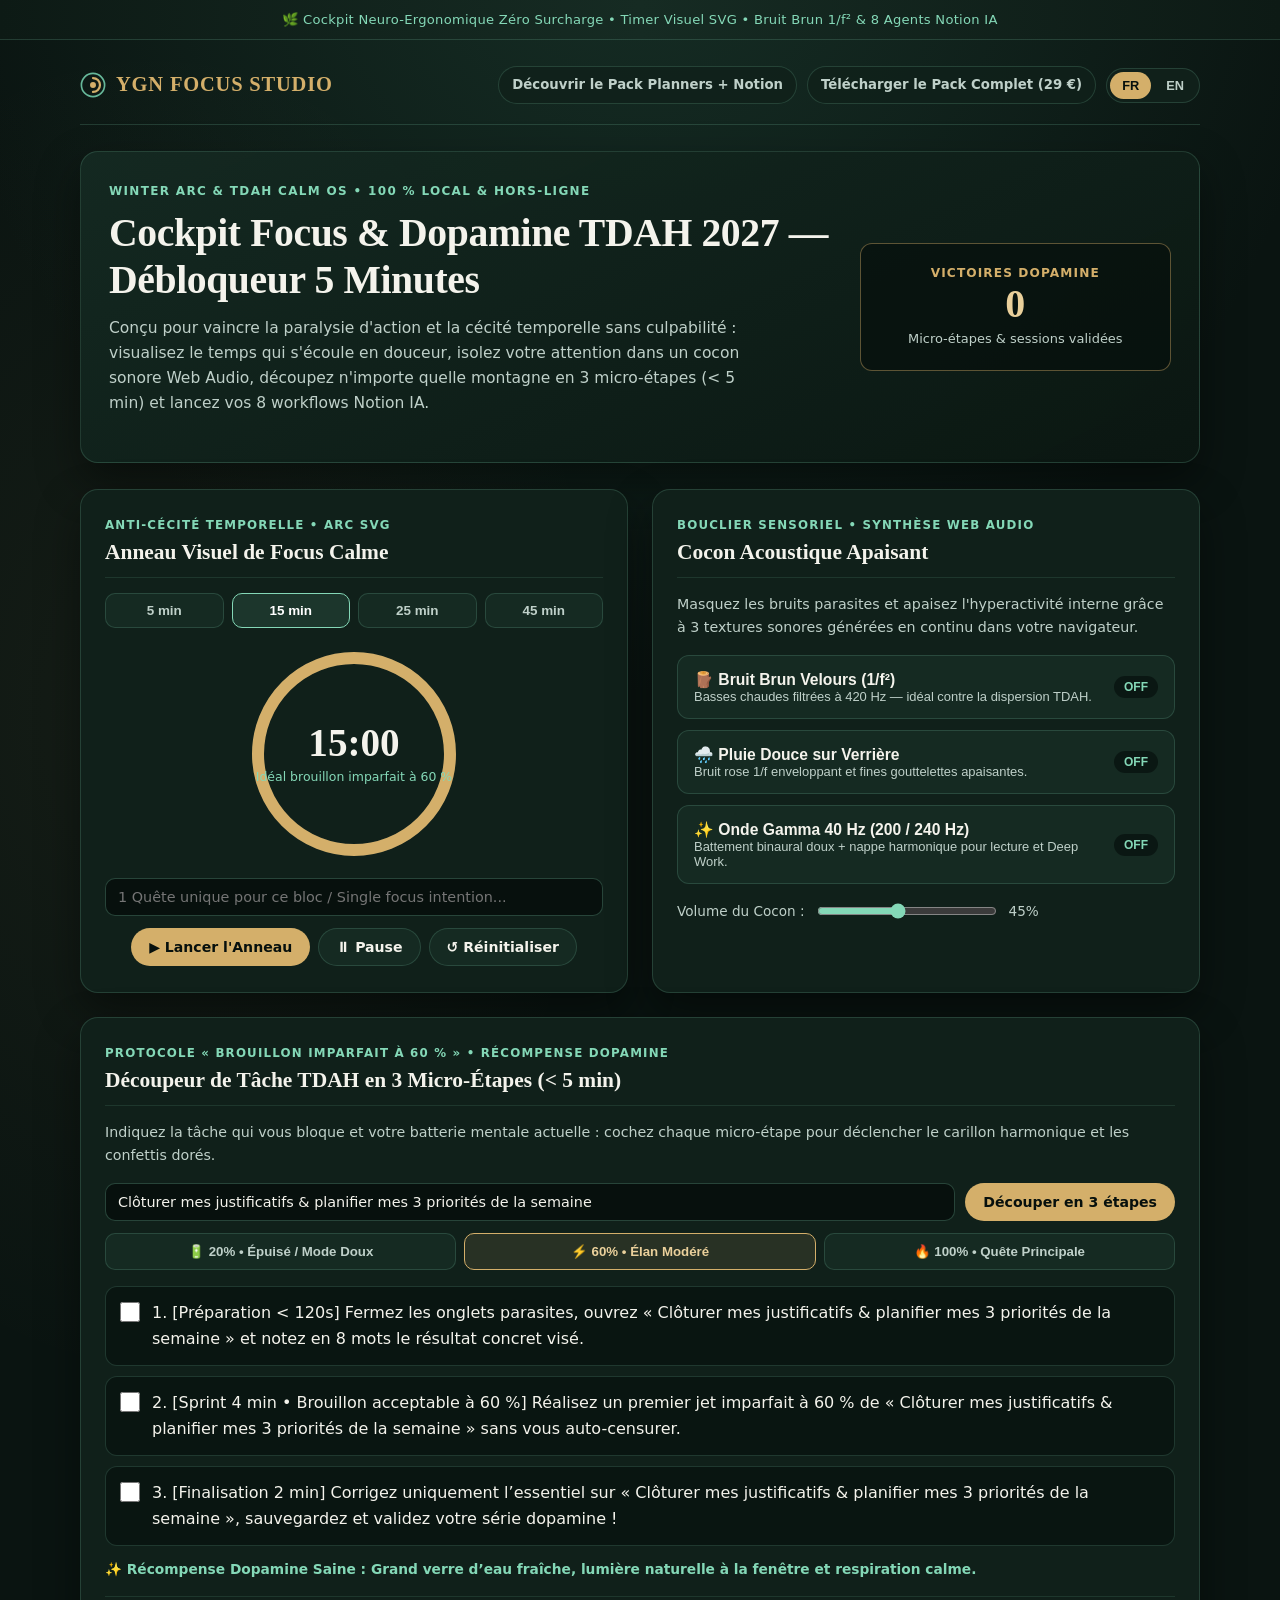
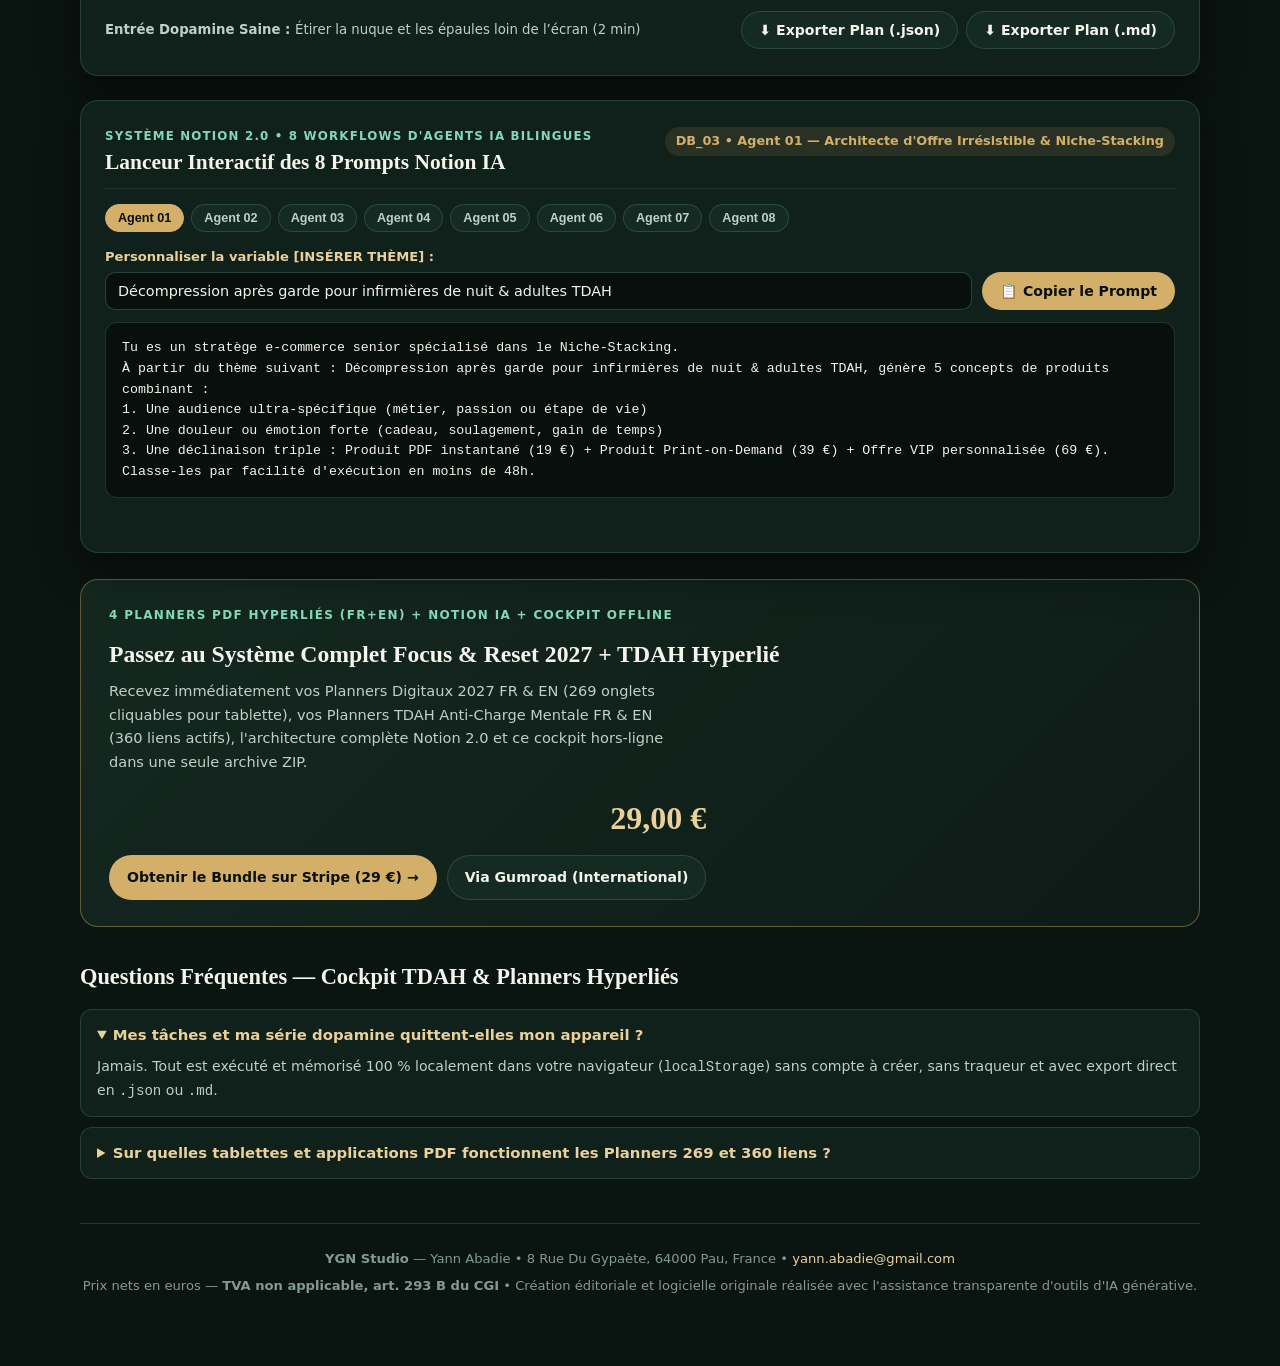
<file: compagnon-focus-tdah-2027.html>
<!DOCTYPE html>
<html lang="fr">
<head>
  <meta charset="UTF-8" />
  <meta name="viewport" content="width=device-width, initial-scale=1.0" />
  <title>Cockpit Dopamine &amp; Focus TDAH 2027 — Timer Visuel, Bruit Brun &amp; Notion IA | YGN Studio</title>
  <meta name="description" content="Application web neuro-ergonomique bilingue (FR/EN) anti-charge mentale : anneau visuel anti-cécité temporelle (5/15/25/45 min), cocon sonore Web Audio (Bruit Brun 1/f², Pluie Cosy, Gamma 40 Hz), découpeur de tâche TDAH en 3 micro-étapes et lanceur des 8 prompts Notion IA." />
  <link rel="canonical" href="https://yannabadie.github.io/cozy-festive-studio-2026/compagnon-focus-tdah-2027.html" />
  <meta property="og:type" content="website" />
  <meta property="og:title" content="Cockpit Focus &amp; Reset 2027 — Débloqueur TDAH, Cocon Audio &amp; 8 Agents IA" />
  <meta property="og:description" content="Anneau visuel SVG, Bruit Brun / Pluie / 40 Hz synthétisés localement, micro-étapes selon votre batterie (20/60/100 %) et 8 workflows Notion IA prêts à copier." />
  <meta property="og:url" content="https://yannabadie.github.io/cozy-festive-studio-2026/compagnon-focus-tdah-2027.html" />

  <script type="application/ld+json">
  {
    "@context": "https://schema.org",
    "@type": "Product",
    "name": "Pack Focus & Reset 2027 — Planners iPad Hyperliés + Planners TDAH + Système Notion IA & Cockpit Web (FR + EN)",
    "description": "Écosystème complet d'organisation calme 2027 : Planners digitaux paysage hyperliés (269 liens), Planners TDAH non datés anti-charge mentale (360 liens), Système Notion 2.0 avec 8 Agents IA et Cockpit Web interactif (timer radial, bruit brun/pluie/40Hz et découpeur 3 micro-étapes).",
    "brand": {
      "@type": "Brand",
      "name": "YGN Studio"
    },
    "sku": "YGN-FOCUS-TDAH-2027-COCKPIT",
    "offers": {
      "@type": "Offer",
      "url": "https://buy.stripe.com/00w5kCejOcyv3n54n72cg0a",
      "priceCurrency": "EUR",
      "price": "29.00",
      "availability": "https://schema.org/InStock"
    }
  }
  </script>

  <script type="application/ld+json">
  {
    "@context": "https://schema.org",
    "@type": "SoftwareApplication",
    "name": "Cockpit Focus & Reset 2027 — Anti-Time-Blindness & ADHD Unblocker",
    "applicationCategory": "ProductivityApplication",
    "operatingSystem": "Web Browser (iPadOS, iOS, Android, macOS, Windows — 100% Offline Ready)",
    "offers": {
      "@type": "Offer",
      "price": "29.00",
      "priceCurrency": "EUR",
      "availability": "https://schema.org/InStock"
    }
  }
  </script>

  <script type="application/ld+json">
  {
    "@context": "https://schema.org",
    "@type": "FAQPage",
    "mainEntity": [
      {
        "@type": "Question",
        "name": "Pourquoi un anneau visuel rétrécissant est-il plus efficace qu'un compte à rebours chiffré pour le TDAH ?",
        "acceptedAnswer": {
          "@type": "Answer",
          "text": "La cécité temporelle rend les chiffres abstraits anxiogènes ou invisibles. L'arc SVG qui diminue progressivement matérialise l'espace de temps restant d'un seul coup d'œil calme, avec 4 durées adaptées à l'inertie (5, 15, 25 et 45 minutes)."
        }
      },
      {
        "@type": "Question",
        "name": "Le Bruit Brun, la Pluie Cosy et l'onde 40 Hz fonctionnent-ils sans connexion internet ?",
        "acceptedAnswer": {
          "@type": "Answer",
          "text": "Oui. Le moteur acoustique génère mathématiquement le Bruit Brun velours (1/f²), la pluie filtrée et le battement binaural 40 Hz directement dans votre navigateur via Web Audio API, sans aucun streaming ni publicité."
        }
      },
      {
        "@type": "Question",
        "name": "Comment fonctionne le découpeur de tâche selon le niveau de batterie mentale (20 %, 60 %, 100 %) ?",
        "acceptedAnswer": {
          "@type": "Answer",
          "text": "Vous saisissez une tâche bloquante et choisissez votre énergie réelle du moment. L'outil la transforme immédiatement en 3 micro-étapes de moins de 5 minutes (principe du brouillon imparfait à 60 %), exportables en JSON ou Markdown avec carillon dopamine à chaque case cochée."
        }
      },
      {
        "@type": "Question",
        "name": "Que contient l'archive complète du Pack Focus & Reset 2027 à 29 € ?",
        "acceptedAnswer": {
          "@type": "Answer",
          "text": "Le pack réunit les Planners Digitaux 2027 hyperliés FR et EN (269 liens), les Planners TDAH non datés FR et EN (360 liens cliquables), les guides d'architecture Notion IA FR et EN ainsi que ce cockpit web utilisable hors-ligne à vie."
        }
      }
    ]
  }
  </script>

  <style>
    :root {
      --bg-deep: #07100d;
      --bg-base: #0a1411;
      --surface-1: #10201a;
      --surface-2: #152a22;
      --surface-3: #1c362c;
      --sage: #67b89a;
      --sage-bright: #84d8b7;
      --sage-tint: rgba(103, 184, 154, 0.14);
      --gold: #d4af6a;
      --gold-bright: #ead09b;
      --gold-tint: rgba(212, 175, 106, 0.12);
      --border-subtle: rgba(132, 216, 183, 0.18);
      --border-gold: rgba(212, 175, 106, 0.42);
      --text-main: #f4f3ec;
      --text-soft: #bfd0c9;
      --text-muted: #849a91;
      --shadow-calm: 0 18px 44px rgba(0, 0, 0, 0.42);
      --radius-lg: 18px;
      --radius-md: 12px;
      --radius-pill: 999px;
      --font-serif: Georgia, 'Palatino Linotype', 'Book Antiqua', Palatino, serif;
      --font-sans: system-ui, -apple-system, BlinkMacSystemFont, 'Segoe UI', Roboto, sans-serif;
    }

    *, *::before, *::after {
      box-sizing: border-box;
      margin: 0;
      padding: 0;
    }

    html {
      scroll-behavior: smooth;
      -webkit-text-size-adjust: 100%;
    }

    body {
      font-family: var(--font-sans);
      background-color: var(--bg-base);
      background-image:
        radial-gradient(ellipse 80% 42% at 50% -6%, rgba(41, 88, 70, 0.42), transparent 70%),
        radial-gradient(ellipse 55% 35% at 12% 24%, rgba(212, 175, 106, 0.06), transparent 65%);
      color: var(--text-main);
      line-height: 1.62;
      min-height: 100vh;
    }

    body:not(.en) [data-lang="en"] { display: none !important; }
    body.en [data-lang="fr"] { display: none !important; }

    a {
      color: var(--gold-bright);
      text-decoration: none;
      transition: color 0.16s ease, background-color 0.16s ease, border-color 0.16s ease;
    }

    a:hover {
      color: #ffffff;
    }

    #confetti-canvas {
      position: fixed;
      inset: 0;
      width: 100vw;
      height: 100vh;
      pointer-events: none;
      z-index: 999;
    }

    .topbar {
      background: linear-gradient(90deg, #0d1a15 0%, #162b23 50%, #0d1a15 100%);
      border-bottom: 1px solid var(--border-subtle);
      padding: 9px 18px;
      text-align: center;
      font-size: 0.82rem;
      color: var(--sage-bright);
      letter-spacing: 0.02em;
    }

    .container {
      max-width: 1160px;
      margin: 0 auto;
      padding: 26px 20px 72px;
    }

    .site-header {
      display: flex;
      justify-content: space-between;
      align-items: center;
      gap: 16px;
      padding-bottom: 20px;
      margin-bottom: 26px;
      border-bottom: 1px solid var(--border-subtle);
      flex-wrap: wrap;
    }

    .brand-link {
      font-family: var(--font-serif);
      font-size: 1.28rem;
      font-weight: 700;
      color: var(--gold);
      letter-spacing: 0.04em;
      display: inline-flex;
      align-items: center;
      gap: 10px;
    }

    .header-actions {
      display: flex;
      align-items: center;
      gap: 10px;
      flex-wrap: wrap;
    }

    .nav-pill {
      font-size: 0.83rem;
      font-weight: 600;
      color: var(--text-soft);
      padding: 7px 13px;
      border-radius: var(--radius-pill);
      border: 1px solid var(--border-subtle);
      background: rgba(16, 32, 26, 0.78);
    }

    .nav-pill:hover {
      border-color: var(--gold);
      color: var(--gold-bright);
    }

    .lang-switch {
      display: inline-flex;
      background: var(--surface-1);
      border: 1px solid var(--border-subtle);
      border-radius: var(--radius-pill);
      padding: 3px;
      gap: 3px;
    }

    .lang-switch button {
      background: transparent;
      color: var(--text-soft);
      border: none;
      padding: 6px 12px;
      border-radius: var(--radius-pill);
      cursor: pointer;
      font-weight: 700;
      font-size: 0.8rem;
    }

    .lang-switch button.active {
      background: var(--gold);
      color: var(--bg-deep);
    }

    .hero {
      display: grid;
      grid-template-columns: 1.4fr 0.6fr;
      gap: 24px;
      align-items: center;
      background: linear-gradient(155deg, rgba(21, 42, 34, 0.94) 0%, rgba(11, 23, 18, 0.96) 100%);
      border: 1px solid var(--border-subtle);
      border-radius: var(--radius-lg);
      padding: 30px 28px;
      margin-bottom: 26px;
      box-shadow: var(--shadow-calm);
    }

    .kicker {
      font-size: 0.75rem;
      font-weight: 700;
      text-transform: uppercase;
      letter-spacing: 0.11em;
      color: var(--sage-bright);
      margin-bottom: 9px;
      display: block;
    }

    .hero h1 {
      font-family: var(--font-serif);
      font-size: clamp(1.75rem, 3.2vw, 2.48rem);
      line-height: 1.18;
      letter-spacing: -0.01em;
      margin-bottom: 12px;
    }

    .hero-lead {
      color: var(--text-soft);
      font-size: 0.97rem;
      margin-bottom: 16px;
      max-width: 64ch;
    }

    .streak-card {
      background: rgba(7, 16, 13, 0.68);
      border: 1px solid var(--border-gold);
      border-radius: var(--radius-md);
      padding: 20px;
      text-align: center;
    }

    .streak-number {
      font-family: var(--font-serif);
      font-size: 2.5rem;
      font-weight: 700;
      color: var(--gold-bright);
      line-height: 1.05;
    }

    .workspace-grid {
      display: grid;
      grid-template-columns: repeat(2, minmax(0, 1fr));
      gap: 24px;
      margin-bottom: 24px;
    }

    .panel {
      background: var(--surface-1);
      border: 1px solid var(--border-subtle);
      border-radius: var(--radius-lg);
      padding: 26px 24px;
      box-shadow: var(--shadow-calm);
    }

    .panel.full-span {
      grid-column: 1 / -1;
    }

    .panel-head {
      display: flex;
      justify-content: space-between;
      align-items: flex-start;
      gap: 12px;
      margin-bottom: 15px;
      padding-bottom: 12px;
      border-bottom: 1px solid rgba(132, 216, 183, 0.12);
      flex-wrap: wrap;
    }

    .panel-step {
      font-size: 0.74rem;
      font-weight: 700;
      text-transform: uppercase;
      letter-spacing: 0.1em;
      color: var(--sage-bright);
      display: block;
      margin-bottom: 3px;
    }

    .panel h2 {
      font-family: var(--font-serif);
      font-size: 1.34rem;
      line-height: 1.25;
      color: var(--text-main);
    }

    .panel-sub {
      color: var(--text-soft);
      font-size: 0.89rem;
      margin-bottom: 16px;
    }

    .btn {
      display: inline-flex;
      align-items: center;
      justify-content: center;
      gap: 7px;
      font-family: inherit;
      font-size: 0.88rem;
      font-weight: 700;
      padding: 10px 17px;
      border-radius: var(--radius-pill);
      border: 1px solid transparent;
      cursor: pointer;
      transition: transform 0.12s ease, background-color 0.16s ease, border-color 0.16s ease;
    }

    .btn:active {
      transform: scale(0.98);
    }

    .btn-gold {
      background: var(--gold);
      color: var(--bg-deep);
    }

    .btn-gold:hover {
      background: var(--gold-bright);
      color: var(--bg-deep);
    }

    .btn-sage {
      background: var(--sage);
      color: var(--bg-deep);
    }

    .btn-sage:hover {
      background: var(--sage-bright);
    }

    .btn-outline {
      background: var(--surface-2);
      color: var(--text-main);
      border-color: var(--border-subtle);
    }

    .btn-outline:hover {
      border-color: var(--gold);
      color: var(--gold-bright);
    }

    .btn-outline.active {
      background: var(--gold-tint);
      border-color: var(--gold);
      color: var(--gold-bright);
    }

    input[type="text"], select, textarea {
      background: var(--bg-deep);
      color: var(--text-main);
      border: 1px solid rgba(132, 216, 183, 0.26);
      border-radius: 10px;
      padding: 10px 12px;
      font-family: inherit;
      font-size: 0.9rem;
      width: 100%;
    }

    input[type="text"]:focus, select:focus, textarea:focus {
      outline: none;
      border-color: var(--gold);
    }

    /* Radial Focus Ring Timer */
    .preset-pills {
      display: grid;
      grid-template-columns: repeat(4, 1fr);
      gap: 8px;
      margin-bottom: 16px;
    }

    .preset-btn {
      background: var(--surface-2);
      color: var(--text-soft);
      border: 1px solid var(--border-subtle);
      border-radius: 10px;
      padding: 9px 6px;
      font-weight: 700;
      font-size: 0.84rem;
      cursor: pointer;
    }

    .preset-btn.active {
      background: var(--sage-tint);
      border-color: var(--sage-bright);
      color: #ffffff;
    }

    .ring-stage {
      display: flex;
      flex-direction: column;
      align-items: center;
      margin-bottom: 14px;
    }

    .ring-svg-wrap {
      position: relative;
      width: 220px;
      height: 220px;
      display: flex;
      align-items: center;
      justify-content: center;
    }

    .ring-center-text {
      position: absolute;
      text-align: center;
    }

    .ring-digits {
      font-family: var(--font-serif);
      font-size: 2.45rem;
      font-weight: 700;
      color: var(--text-main);
      font-variant-numeric: tabular-nums;
      line-height: 1.05;
    }

    .ring-caption {
      font-size: 0.78rem;
      color: var(--sage-bright);
      margin-top: 4px;
    }

    /* Audio Cocoon */
    .noise-grid {
      display: grid;
      gap: 11px;
      margin-bottom: 16px;
    }

    .noise-btn {
      background: var(--surface-2);
      border: 1px solid var(--border-subtle);
      border-radius: var(--radius-md);
      padding: 14px 16px;
      color: var(--text-main);
      cursor: pointer;
      text-align: left;
      display: flex;
      justify-content: space-between;
      align-items: center;
      gap: 12px;
      transition: border-color 0.16s ease, background-color 0.16s ease;
    }

    .noise-btn:hover {
      border-color: var(--sage-bright);
    }

    .noise-btn[data-active="true"] {
      background: var(--sage-tint);
      border-color: var(--sage-bright);
    }

    .noise-state-pill {
      font-size: 0.75rem;
      font-weight: 700;
      padding: 4px 10px;
      border-radius: var(--radius-pill);
      background: rgba(7, 16, 13, 0.7);
      color: var(--sage-bright);
      white-space: nowrap;
    }

    /* ADHD Task Splitter */
    .battery-row {
      display: grid;
      grid-template-columns: repeat(3, 1fr);
      gap: 8px;
      margin: 12px 0;
    }

    .battery-btn {
      background: var(--surface-2);
      color: var(--text-soft);
      border: 1px solid var(--border-subtle);
      border-radius: 10px;
      padding: 10px 8px;
      cursor: pointer;
      font-weight: 700;
      font-size: 0.83rem;
      text-align: center;
    }

    .battery-btn.active {
      background: var(--gold-tint);
      border-color: var(--gold);
      color: var(--gold-bright);
    }

    .micro-steps-list {
      display: grid;
      gap: 10px;
      margin-top: 16px;
    }

    .micro-step-item {
      display: flex;
      align-items: flex-start;
      gap: 12px;
      background: rgba(7, 16, 13, 0.65);
      border: 1px solid var(--border-subtle);
      border-radius: 12px;
      padding: 13px 14px;
      cursor: pointer;
      transition: border-color 0.16s ease, background-color 0.16s ease;
    }

    .micro-step-item.done {
      border-color: var(--sage-bright);
      background: rgba(103, 184, 154, 0.11);
    }

    .micro-step-item input[type="checkbox"] {
      width: 20px;
      height: 20px;
      margin-top: 2px;
      accent-color: var(--sage-bright);
      cursor: pointer;
      flex-shrink: 0;
    }

    .micro-step-item.done .step-text {
      text-decoration: line-through;
      color: var(--text-muted);
    }

    /* Notion Launcher */
    .agent-pills {
      display: flex;
      flex-wrap: wrap;
      gap: 7px;
      margin-bottom: 14px;
    }

    .agent-pill {
      background: var(--surface-2);
      color: var(--text-soft);
      border: 1px solid var(--border-subtle);
      border-radius: var(--radius-pill);
      padding: 6px 12px;
      font-size: 0.79rem;
      font-weight: 700;
      cursor: pointer;
    }

    .agent-pill.active {
      background: var(--gold);
      color: var(--bg-deep);
      border-color: var(--gold);
    }

    .prompt-preview {
      background: var(--bg-deep);
      border: 1px solid var(--border-subtle);
      border-radius: var(--radius-md);
      padding: 15px 16px;
      font-family: ui-monospace, SFMono-Regular, Menlo, Monaco, Consolas, monospace;
      font-size: 0.83rem;
      color: var(--text-main);
      white-space: pre-wrap;
      line-height: 1.55;
      margin: 12px 0;
    }

    .buy-banner {
      display: flex;
      justify-content: space-between;
      align-items: center;
      gap: 20px;
      flex-wrap: wrap;
      background: linear-gradient(135deg, #142820 0%, #0d1b16 100%);
      border: 1px solid var(--border-gold);
      border-radius: var(--radius-lg);
      padding: 26px 28px;
      margin-top: 26px;
    }

    .price-tag {
      font-family: var(--font-serif);
      font-size: 2rem;
      font-weight: 700;
      color: var(--gold-bright);
    }

    .faq-list {
      display: grid;
      gap: 10px;
      margin-top: 14px;
    }

    details.faq-item {
      background: var(--surface-1);
      border: 1px solid var(--border-subtle);
      border-radius: 12px;
      padding: 13px 16px;
    }

    details.faq-item summary {
      cursor: pointer;
      font-weight: 700;
      color: var(--gold-bright);
      font-size: 0.93rem;
    }

    details.faq-item p {
      margin-top: 8px;
      font-size: 0.88rem;
      color: var(--text-soft);
    }

    footer {
      margin-top: 44px;
      padding-top: 24px;
      border-top: 1px solid var(--border-subtle);
      text-align: center;
      font-size: 0.82rem;
      color: var(--text-muted);
    }

    @media (max-width: 860px) {
      .hero, .workspace-grid {
        grid-template-columns: 1fr;
      }
      .preset-pills {
        grid-template-columns: repeat(2, 1fr);
      }
      .battery-row {
        grid-template-columns: 1fr;
      }
    }
  </style>
</head>
<body>
  <canvas id="confetti-canvas" width="1280" height="720" aria-hidden="true"></canvas>

  <div class="topbar">
    <span data-lang="fr">🌿 Cockpit Neuro-Ergonomique Zéro Surcharge • Timer Visuel SVG • Bruit Brun 1/f² &amp; 8 Agents Notion IA</span>
    <span data-lang="en">🌿 Neuro-Ergonomic Low-Overwhelm Cockpit • Visual Radial Timer • 1/f² Brown Noise &amp; 8 Notion AI Agents</span>
  </div>

  <div class="container">
    <header class="site-header">
      <a class="brand-link" href="https://yannabadie.github.io/cozy-festive-studio-2026/">
        <svg width="26" height="26" viewBox="0 0 28 28" fill="none" aria-hidden="true">
          <circle cx="14" cy="14" r="12.5" stroke="#67b89a" stroke-width="1.8"/>
          <path d="M14 6.5C18.1421 6.5 21.5 9.85786 21.5 14C21.5 18.1421 18.1421 21.5 14 21.5" stroke="#d4af6a" stroke-width="2.4" stroke-linecap="round"/>
          <circle cx="14" cy="14" r="3.2" fill="#d4af6a"/>
        </svg>
        <span>YGN FOCUS STUDIO</span>
      </a>

      <div class="header-actions">
        <a class="nav-pill" href="https://yannabadie.github.io/cozy-festive-studio-2026/planner-digital-ipad-2027-notion-ia-tdah.html">
          <span data-lang="fr">Découvrir le Pack Planners + Notion</span>
          <span data-lang="en">Explore Planners + Notion Bundle</span>
        </a>
        <a class="nav-pill" href="https://buy.stripe.com/00w5kCejOcyv3n54n72cg0a">
          <span data-lang="fr">Télécharger le Pack Complet (29 €)</span>
          <span data-lang="en">Get Complete Bundle (29 €)</span>
        </a>
        <div class="lang-switch" role="group" aria-label="Language selector">
          <button type="button" id="btn-fr" class="active">FR</button>
          <button type="button" id="btn-en">EN</button>
        </div>
      </div>
    </header>

    <section class="hero">
      <div>
        <span class="kicker">
          <span data-lang="fr">WINTER ARC &amp; TDAH CALM OS • 100 % LOCAL &amp; HORS-LIGNE</span>
          <span data-lang="en">WINTER ARC &amp; ADHD CALM OS • 100% LOCAL &amp; OFFLINE</span>
        </span>
        <h1>
          <span data-lang="fr">Cockpit Focus &amp; Dopamine TDAH 2027 — Débloqueur 5 Minutes</span>
          <span data-lang="en">2027 ADHD Dopamine &amp; Calm Focus Cockpit — 5-Minute Unblocker</span>
        </h1>
        <p class="hero-lead">
          <span data-lang="fr">Conçu pour vaincre la paralysie d'action et la cécité temporelle sans culpabilité : visualisez le temps qui s'écoule en douceur, isolez votre attention dans un cocon sonore Web Audio, découpez n'importe quelle montagne en 3 micro-étapes (&lt; 5 min) et lancez vos 8 workflows Notion IA.</span>
          <span data-lang="en">Engineered to beat task paralysis and time-blindness guilt-free: watch time flow gently on a shrinking radial arc, wrap your mind in synthesized Brown Noise or 40 Hz audio, split overwhelming tasks into 3 micro-steps (&lt; 5 min), and launch all 8 Notion AI workflows.</span>
        </p>
      </div>

      <div class="streak-card">
        <div style="font-size:0.76rem;font-weight:700;text-transform:uppercase;letter-spacing:0.09em;color:var(--gold);">
          <span data-lang="fr">Victoires Dopamine</span>
          <span data-lang="en">Dopamine Wins Streak</span>
        </div>
        <div class="streak-number" id="dopamine-streak-count">0</div>
        <div style="font-size:0.81rem;color:var(--text-soft);margin-top:4px;">
          <span data-lang="fr">Micro-étapes &amp; sessions validées</span>
          <span data-lang="en">Completed micro-steps &amp; focus arcs</span>
        </div>
      </div>
    </section>

    <div class="workspace-grid">
      <!-- PANEL 1: RADIAL FOCUS RING TIMER -->
      <section class="panel" id="focus-ring-timer">
        <div class="panel-head">
          <div>
            <span class="panel-step"><span data-lang="fr">Anti-Cécité Temporelle • Arc SVG</span><span data-lang="en">Anti-Time-Blindness • Radial SVG Arc</span></span>
            <h2><span data-lang="fr">Anneau Visuel de Focus Calme</span><span data-lang="en">Visual Shrinking Focus Ring</span></h2>
          </div>
        </div>

        <div class="preset-pills" role="group" aria-label="Focus duration presets">
          <button type="button" class="preset-btn" id="btn-preset-5" data-minutes="5">5 min</button>
          <button type="button" class="preset-btn active" id="btn-preset-15" data-minutes="15">15 min</button>
          <button type="button" class="preset-btn" id="btn-preset-25" data-minutes="25">25 min</button>
          <button type="button" class="preset-btn" id="btn-preset-45" data-minutes="45">45 min</button>
        </div>

        <div class="ring-stage">
          <div class="ring-svg-wrap">
            <svg width="220" height="220" viewBox="0 0 220 220" aria-hidden="true">
              <circle cx="110" cy="110" r="96" fill="none" stroke="rgba(255,255,255,0.08)" stroke-width="12" />
              <circle
                id="focus-ring-arc"
                cx="110"
                cy="110"
                r="96"
                fill="none"
                stroke="#d4af6a"
                stroke-width="12"
                stroke-linecap="round"
                stroke-dasharray="603.19"
                stroke-dashoffset="0"
                transform="rotate(-90 110 110)"
                style="transition: stroke-dashoffset 0.25s linear, stroke 0.25s ease;"
              />
            </svg>
            <div class="ring-center-text">
              <div class="ring-digits" id="focus-timer-display">15:00</div>
              <div class="ring-caption" id="focus-preset-subtitle"></div>
            </div>
          </div>
        </div>

        <div style="margin-bottom:12px;">
          <input type="text" id="focus-intention-input" placeholder="1 Quête unique pour ce bloc / Single focus intention..." />
        </div>

        <div style="display:flex;gap:8px;justify-content:center;flex-wrap:wrap;">
          <button type="button" class="btn btn-gold" id="btn-timer-start">
            <span data-lang="fr">▶ Lancer l'Anneau</span>
            <span data-lang="en">▶ Start Focus Arc</span>
          </button>
          <button type="button" class="btn btn-outline" id="btn-timer-pause">
            <span data-lang="fr">⏸ Pause</span>
            <span data-lang="en">⏸ Pause</span>
          </button>
          <button type="button" class="btn btn-outline" id="btn-timer-reset">
            <span data-lang="fr">↺ Réinitialiser</span>
            <span data-lang="en">↺ Reset</span>
          </button>
        </div>
      </section>

      <!-- PANEL 2: AUDIO COCOON -->
      <section class="panel" id="audio-cocoon-panel">
        <div class="panel-head">
          <div>
            <span class="panel-step"><span data-lang="fr">Bouclier Sensoriel • Synthèse Web Audio</span><span data-lang="en">Sensory Shield • Procedural Web Audio</span></span>
            <h2><span data-lang="fr">Cocon Acoustique Apaisant</span><span data-lang="en">Acoustic Focus Cocoon</span></h2>
          </div>
        </div>
        <p class="panel-sub">
          <span data-lang="fr">Masquez les bruits parasites et apaisez l'hyperactivité interne grâce à 3 textures sonores générées en continu dans votre navigateur.</span>
          <span data-lang="en">Mask environmental distractions and soothe internal restlessness with 3 continuous browser-synthesized soundscapes.</span>
        </p>

        <div class="noise-grid">
          <button type="button" class="noise-btn" id="btn-noise-brown" data-noise="brown" data-active="false">
            <div>
              <strong style="display:block;font-size:0.98rem;">
                <span data-lang="fr">🪵 Bruit Brun Velours (1/f²)</span>
                <span data-lang="en">🪵 Velvet Brown Noise (1/f²)</span>
              </strong>
              <span style="font-size:0.81rem;color:var(--text-soft);">
                <span data-lang="fr">Basses chaudes filtrées à 420 Hz — idéal contre la dispersion TDAH.</span>
                <span data-lang="en">Warm 420 Hz lowpass rumble — favorites for quieting racing thoughts.</span>
              </span>
            </div>
            <span class="noise-state-pill" data-pill-for="brown">OFF</span>
          </button>

          <button type="button" class="noise-btn" id="btn-noise-rain" data-noise="rain" data-active="false">
            <div>
              <strong style="display:block;font-size:0.98rem;">
                <span data-lang="fr">🌧️ Pluie Douce sur Verrière</span>
                <span data-lang="en">🌧️ Cozy Cabin Rain</span>
              </strong>
              <span style="font-size:0.81rem;color:var(--text-soft);">
                <span data-lang="fr">Bruit rose 1/f enveloppant et fines gouttelettes apaisantes.</span>
                <span data-lang="en">Balanced 1/f pink spectrum with gentle windowpane droplets.</span>
              </span>
            </div>
            <span class="noise-state-pill" data-pill-for="rain">OFF</span>
          </button>

          <button type="button" class="noise-btn" id="btn-noise-gamma" data-noise="gamma" data-active="false">
            <div>
              <strong style="display:block;font-size:0.98rem;">
                <span data-lang="fr">✨ Onde Gamma 40 Hz (200 / 240 Hz)</span>
                <span data-lang="en">✨ 40 Hz Gamma Focus Pad (200 / 240 Hz)</span>
              </strong>
              <span style="font-size:0.81rem;color:var(--text-soft);">
                <span data-lang="fr">Battement binaural doux + nappe harmonique pour lecture et Deep Work.</span>
                <span data-lang="en">Subtle stereo 40 Hz pulse &amp; warm harmonic pad for deep work.</span>
              </span>
            </div>
            <span class="noise-state-pill" data-pill-for="gamma">OFF</span>
          </button>
        </div>

        <div style="display:flex;align-items:center;gap:12px;flex-wrap:wrap;font-size:0.85rem;color:var(--text-soft);">
          <label for="cocoon-volume">
            <span data-lang="fr">Volume du Cocon :</span>
            <span data-lang="en">Cocoon Volume:</span>
          </label>
          <input type="range" id="cocoon-volume" min="0" max="100" value="45" style="accent-color:var(--sage-bright);width:180px;" />
          <span id="cocoon-volume-val">45%</span>
        </div>
      </section>

      <!-- PANEL 3: ADHD 3-STEP TASK MICRO-SPLITTER -->
      <section class="panel full-span" id="adhd-task-splitter">
        <div class="panel-head">
          <div>
            <span class="panel-step"><span data-lang="fr">Protocole « Brouillon Imparfait à 60 % » • Récompense Dopamine</span><span data-lang="en">'60% Good-Enough Messy Draft' Protocol • Dopamine Chime</span></span>
            <h2><span data-lang="fr">Découpeur de Tâche TDAH en 3 Micro-Étapes (&lt; 5 min)</span><span data-lang="en">3-Step ADHD Task Paralysis Unblocker (&lt; 5 min)</span></h2>
          </div>
        </div>
        <p class="panel-sub">
          <span data-lang="fr">Indiquez la tâche qui vous bloque et votre batterie mentale actuelle : cochez chaque micro-étape pour déclencher le carillon harmonique et les confettis dorés.</span>
          <span data-lang="en">Enter the task you've been avoiding and pick your honest energy level: check off each micro-step to trigger a dopamine chime and golden confetti burst.</span>
        </p>

        <div style="display:grid;grid-template-columns:1fr auto;gap:10px;align-items:center;">
          <input type="text" id="adhd-task-input" value="Clôturer mes justificatifs & planifier mes 3 priorités de la semaine" />
          <button type="button" class="btn btn-gold" id="btn-split-task">
            <span data-lang="fr">Découper en 3 étapes</span>
            <span data-lang="en">Split into 3 Micro-Steps</span>
          </button>
        </div>

        <div class="battery-row" role="group" aria-label="Mental battery level">
          <button type="button" class="battery-btn" id="btn-battery-20" data-battery="20">
            🔋 20% • <span data-lang="fr">Épuisé / Mode Doux</span><span data-lang="en">Low / Gentle Mode</span>
          </button>
          <button type="button" class="battery-btn active" id="btn-battery-60" data-battery="60">
            ⚡ 60% • <span data-lang="fr">Élan Modéré</span><span data-lang="en">Steady Momentum</span>
          </button>
          <button type="button" class="battery-btn" id="btn-battery-100" data-battery="100">
            🔥 100% • <span data-lang="fr">Quête Principale</span><span data-lang="en">Main Quest Focus</span>
          </button>
        </div>

        <div class="micro-steps-list" id="adhd-steps-list" aria-live="polite"></div>

        <div id="adhd-reward-banner" style="margin-top:12px;font-size:0.86rem;color:var(--sage-bright);font-weight:600;"></div>

        <div style="display:flex;justify-content:space-between;align-items:center;gap:12px;flex-wrap:wrap;margin-top:16px;padding-top:14px;border-top:1px solid rgba(132,216,183,0.12);">
          <div id="dopamine-menu-box" style="font-size:0.83rem;color:var(--text-soft);"></div>
          <div style="display:flex;gap:8px;flex-wrap:wrap;">
            <button type="button" class="btn btn-outline" id="btn-export-json">
              <span data-lang="fr">⬇ Exporter Plan (.json)</span>
              <span data-lang="en">⬇ Export Plan (.json)</span>
            </button>
            <button type="button" class="btn btn-outline" id="btn-export-md">
              <span data-lang="fr">⬇ Exporter Plan (.md)</span>
              <span data-lang="en">⬇ Export Plan (.md)</span>
            </button>
          </div>
        </div>
      </section>

      <!-- PANEL 4: 8 NOTION AI PROMPTS LAUNCHER -->
      <section class="panel full-span" id="notion-prompt-launcher">
        <div class="panel-head">
          <div>
            <span class="panel-step"><span data-lang="fr">Système Notion 2.0 • 8 Workflows d'Agents IA Bilingues</span><span data-lang="en">Notion 2.0 OS • 8 Bilingual AI Agent Workflows</span></span>
            <h2><span data-lang="fr">Lanceur Interactif des 8 Prompts Notion IA</span><span data-lang="en">8 Notion AI Agent Prompt Launcher</span></h2>
          </div>
          <span id="notion-db-badge" style="font-size:0.8rem;font-weight:700;color:var(--gold);background:var(--gold-tint);padding:4px 11px;border-radius:999px;">DB_03</span>
        </div>

        <div class="agent-pills" id="notion-agent-pills" role="tablist"></div>

        <div style="display:grid;grid-template-columns:1fr auto;gap:10px;align-items:end;">
          <div>
            <label for="notion-custom-input" id="notion-input-label" style="display:block;font-size:0.82rem;font-weight:600;color:var(--gold-bright);margin-bottom:5px;">
              Variable personnalisée :
            </label>
            <input type="text" id="notion-custom-input" />
          </div>
          <button type="button" class="btn btn-gold" id="btn-copy-prompt">
            <span data-lang="fr">📋 Copier le Prompt</span>
            <span data-lang="en">📋 Copy Prompt</span>
          </button>
        </div>

        <pre class="prompt-preview" id="notion-prompt-output"></pre>
        <div id="copy-feedback" style="font-size:0.82rem;color:var(--sage-bright);min-height:1.2em;" aria-live="polite"></div>
      </section>
    </div>

    <!-- CONVERSION BANNER -->
    <section class="buy-banner">
      <div>
        <span class="kicker"><span data-lang="fr">4 Planners PDF Hyperliés (FR+EN) + Notion IA + Cockpit Offline</span><span data-lang="en">4 Hyperlinked PDF Planners (EN+FR) + Notion AI + Offline Cockpit</span></span>
        <h2 style="font-family:var(--font-serif);font-size:1.48rem;margin-bottom:6px;">
          <span data-lang="fr">Passez au Système Complet Focus &amp; Reset 2027 + TDAH Hyperlié</span>
          <span data-lang="en">Unlock the Complete 2027 Focus + Undated ADHD Hyperlinked Bundle</span>
        </h2>
        <p style="color:var(--text-soft);font-size:0.91rem;max-width:62ch;">
          <span data-lang="fr">Recevez immédiatement vos Planners Digitaux 2027 FR &amp; EN (269 onglets cliquables pour tablette), vos Planners TDAH Anti-Charge Mentale FR &amp; EN (360 liens actifs), l'architecture complète Notion 2.0 et ce cockpit hors-ligne dans une seule archive ZIP.</span>
          <span data-lang="en">Instantly download the 2027 Digital Planners (EN &amp; FR, 269 clickable links for tablet PDF apps), the Undated ADHD Anti-Mental-Load Planners (EN &amp; FR, 360 active links), the Notion 2.0 AI OS guides, and this offline cockpit.</span>
        </p>
      </div>
      <div style="display:flex;flex-direction:column;align-items:flex-end;gap:10px;">
        <div class="price-tag">29,00 €</div>
        <div style="display:flex;gap:10px;flex-wrap:wrap;">
          <a class="btn btn-gold" href="https://buy.stripe.com/00w5kCejOcyv3n54n72cg0a">
            <span data-lang="fr">Obtenir le Bundle sur Stripe (29 €) →</span>
            <span data-lang="en">Instant Stripe Checkout (29 €) →</span>
          </a>
          <a class="btn btn-outline" href="https://yannabadi.gumroad.com/l/tfoxbx">
            <span data-lang="fr">Via Gumroad (International)</span>
            <span data-lang="en">Via Gumroad (Global VAT)</span>
          </a>
        </div>
      </div>
    </section>

    <!-- FAQ -->
    <section style="margin-top:32px;">
      <h2 style="font-family:var(--font-serif);font-size:1.4rem;">
        <span data-lang="fr">Questions Fréquentes — Cockpit TDAH &amp; Planners Hyperliés</span>
        <span data-lang="en">Frequently Asked Questions — ADHD Cockpit &amp; Hyperlinked Planners</span>
      </h2>
      <div class="faq-list">
        <details class="faq-item" open>
          <summary>
            <span data-lang="fr">Mes tâches et ma série dopamine quittent-elles mon appareil ?</span>
            <span data-lang="en">Do my tasks or dopamine streaks ever leave my device?</span>
          </summary>
          <p>
            <span data-lang="fr">Jamais. Tout est exécuté et mémorisé 100 % localement dans votre navigateur (<code>localStorage</code>) sans compte à créer, sans traqueur et avec export direct en <code>.json</code> ou <code>.md</code>.</span>
            <span data-lang="en">Never. Everything runs and persists 100% locally in your browser (<code>localStorage</code>) with zero sign-up, zero tracking, and instant <code>.json</code> / <code>.md</code> file export.</span>
          </p>
        </details>
        <details class="faq-item">
          <summary>
            <span data-lang="fr">Sur quelles tablettes et applications PDF fonctionnent les Planners 269 et 360 liens ?</span>
            <span data-lang="en">Which tablets and PDF apps support the 269-link and 360-link planners?</span>
          </summary>
          <p>
            <span data-lang="fr">Les 4 fichiers PDF paysage (<code>1024x768 pt</code>) fonctionnent nativement sur iPad, tablettes Android, Mac et PC dans toutes les applications d'annotation PDF standard supportant les hyperliens internes.</span>
            <span data-lang="en">All 4 landscape PDFs (<code>1024x768 pt</code>) work natively across iPad, Android tablets, Mac, and Windows in any standard stylus/PDF annotation app supporting internal hyperlinks.</span>
          </p>
        </details>
      </div>
    </section>

    <footer>
      <p><strong>YGN Studio</strong> — Yann Abadie • 8 Rue Du Gypaète, 64000 Pau, France • <a href="mailto:yann.abadie@gmail.com">yann.abadie@gmail.com</a></p>
      <p style="margin-top:6px;">
        <span data-lang="fr">Prix nets en euros — <strong>TVA non applicable, art. 293 B du CGI</strong> • Création éditoriale et logicielle originale réalisée avec l'assistance transparente d'outils d'IA générative.</span>
        <span data-lang="en">Net prices in EUR — <strong>VAT not applicable, art. 293 B of the French Tax Code (CGI)</strong> • Original interactive &amp; editorial work crafted with transparent AI-assisted tooling.</span>
      </p>
    </footer>
  </div>

  <script src="./b2c_companions.js"></script>
  <script>
    (function () {
      'use strict';
      var api = window.B2CCompanions;
      if (!api) return;

      var CIRCUMFERENCE = 2 * Math.PI * 96; // 603.1858
      var memStore = {};
      function storeGet(k) {
        try { return window.localStorage.getItem(k); } catch (_e) { return memStore[k] || null; }
      }
      function storeSet(k, v) {
        memStore[k] = v;
        try { window.localStorage.setItem(k, v); } catch (_e) {}
      }

      var currentLang = 'fr';
      var savedLang = storeGet('ygn_studio_lang');
      if (savedLang === 'en' || savedLang === 'fr') currentLang = savedLang;

      var streak = parseInt(storeGet('ygn_adhd_streak') || '0', 10);
      if (!Number.isFinite(streak) || streak < 0) streak = 0;

      var currentPresetMinutes = 15;
      var totalRingSeconds = 15 * 60;
      var remainingRingSeconds = 15 * 60;
      var ringInterval = null;

      var currentBattery = 60;
      var currentSteps = [];
      var checkedSteps = [false, false, false];
      var currentReward = '';
      var currentAgentIdx = 0;

      var focusAudio = api.createFocusAudioEngine({ volume: 0.45 });

      function esc(s) {
        return String(s || '')
          .replace(/&/g, '&amp;')
          .replace(/</g, '&lt;')
          .replace(/>/g, '&gt;')
          .replace(/"/g, '&quot;');
      }

      function updateStreakDisplay() {
        document.getElementById('dopamine-streak-count').textContent = String(streak);
      }

      function incrementStreak() {
        streak += 1;
        storeSet('ygn_adhd_streak', String(streak));
        updateStreakDisplay();
      }

      // Golden Confetti Burst
      function launchGoldenConfetti() {
        var canvas = document.getElementById('confetti-canvas');
        if (!canvas || !canvas.getContext) return;
        var ctx = canvas.getContext('2d');
        if (!ctx) return;
        canvas.width = window.innerWidth || 1024;
        canvas.height = window.innerHeight || 768;
        var palette = ['#d4af6a', '#ead09b', '#84d8b7', '#67b89a', '#f4f3ec'];
        var particles = [];
        for (var i = 0; i < 42; i++) {
          particles.push({
            x: canvas.width * 0.5 + (Math.random() - 0.5) * 180,
            y: canvas.height * 0.45,
            vx: (Math.random() - 0.5) * 9,
            vy: -4 - Math.random() * 6,
            size: 5 + Math.random() * 5,
            color: palette[i % palette.length],
            life: 0,
            maxLife: 42 + Math.floor(Math.random() * 18)
          });
        }
        function frame() {
          ctx.clearRect(0, 0, canvas.width, canvas.height);
          var alive = false;
          for (var p = 0; p < particles.length; p++) {
            var pt = particles[p];
            if (pt.life < pt.maxLife) {
              alive = true;
              pt.x += pt.vx;
              pt.y += pt.vy;
              pt.vy += 0.24;
              pt.life += 1;
              ctx.globalAlpha = Math.max(0, 1 - pt.life / pt.maxLife);
              ctx.fillStyle = pt.color;
              ctx.fillRect(pt.x, pt.y, pt.size, pt.size * 0.7);
            }
          }
          ctx.globalAlpha = 1;
          if (alive && typeof window.requestAnimationFrame === 'function') {
            window.requestAnimationFrame(frame);
          } else {
            ctx.clearRect(0, 0, canvas.width, canvas.height);
          }
        }
        frame();
      }

      function formatMMSS(sec) {
        var s = Math.max(0, Math.floor(sec));
        var m = Math.floor(s / 60);
        var r = s % 60;
        return (m < 10 ? '0' + m : String(m)) + ':' + (r < 10 ? '0' + r : String(r));
      }

      function renderRingTimer() {
        var details = api.FOCUS_PRESET_DETAILS || [];
        var meta = details.find(function (d) { return d.minutes === currentPresetMinutes; }) || details[1];
        document.getElementById('focus-timer-display').textContent = formatMMSS(remainingRingSeconds);
        document.getElementById('focus-preset-subtitle').textContent = meta
          ? (currentLang === 'en' ? meta.subtitle_en : meta.subtitle_fr)
          : '';

        var arc = document.getElementById('focus-ring-arc');
        arc.setAttribute('stroke-dasharray', CIRCUMFERENCE.toFixed(2));
        var ratio = totalRingSeconds > 0 ? Math.max(0, Math.min(1, remainingRingSeconds / totalRingSeconds)) : 0;
        var offset = CIRCUMFERENCE * (1 - ratio);
        arc.setAttribute('stroke-dashoffset', offset.toFixed(2));
        if (meta && meta.strokeColor) arc.setAttribute('stroke', meta.strokeColor);

        api.FOCUS_PRESETS.forEach(function (mins) {
          var b = document.getElementById('btn-preset-' + mins);
          if (b) b.classList.toggle('active', mins === currentPresetMinutes);
        });
      }

      function selectPreset(mins) {
        if (ringInterval) { clearInterval(ringInterval); ringInterval = null; }
        currentPresetMinutes = mins;
        totalRingSeconds = mins * 60;
        remainingRingSeconds = totalRingSeconds;
        renderRingTimer();
      }

      function stepRingTimer(deltaSec) {
        remainingRingSeconds = Math.max(0, remainingRingSeconds - deltaSec);
        renderRingTimer();
        if (remainingRingSeconds === 0) {
          if (ringInterval) { clearInterval(ringInterval); ringInterval = null; }
          focusAudio.playDopamineChime();
          launchGoldenConfetti();
          incrementStreak();
        }
      }

      // Expose deterministic helper for browser/E2E verification
      window.__focusAdvanceSeconds = stepRingTimer;

      function renderTaskSteps() {
        var taskVal = document.getElementById('adhd-task-input').value;
        var split = api.splitTaskForAdhd(taskVal, currentBattery, currentLang);
        currentSteps = split.slice();
        currentReward = split.reward || '';

        var list = document.getElementById('adhd-steps-list');
        list.innerHTML = currentSteps.map(function (txt, idx) {
          var done = !!checkedSteps[idx];
          return (
            '<label class="micro-step-item' + (done ? ' done' : '') + '">' +
              '<input type="checkbox" data-micro-step="' + idx + '"' + (done ? ' checked' : '') + ' />' +
              '<span class="step-text">' + esc(txt) + '</span>' +
            '</label>'
          );
        }).join('');

        document.getElementById('adhd-reward-banner').textContent = '✨ ' + currentReward;

        var menuItems = currentLang === 'en' ? api.DOPAMINE_MENU.starters_en : api.DOPAMINE_MENU.starters_fr;
        document.getElementById('dopamine-menu-box').innerHTML =
          '<strong>' + (currentLang === 'en' ? 'Quick Dopamine Starter: ' : 'Entrée Dopamine Saine : ') + '</strong>' +
          esc(menuItems[currentBattery === 20 ? 0 : (currentBattery === 60 ? 1 : 2)]);

        var boxes = list.querySelectorAll('input[data-micro-step]');
        for (var i = 0; i < boxes.length; i++) {
          boxes[i].addEventListener('change', function (ev) {
            var sIdx = parseInt(ev.target.getAttribute('data-micro-step'), 10);
            var isChecked = !!ev.target.checked;
            checkedSteps[sIdx] = isChecked;
            ev.target.closest('.micro-step-item').classList.toggle('done', isChecked);
            if (isChecked) {
              focusAudio.playDopamineChime();
              launchGoldenConfetti();
              incrementStreak();
            }
          });
        }
      }

      function triggerDownload(filename, mime, content) {
        var blob = new Blob([content], { type: mime });
        var url = URL.createObjectURL(blob);
        var a = document.createElement('a');
        a.href = url;
        a.download = filename;
        document.body.appendChild(a);
        a.click();
        setTimeout(function () {
          document.body.removeChild(a);
          URL.revokeObjectURL(url);
        }, 120);
      }

      function renderNotionLauncher(resetInput) {
        var prompts = api.NOTION_AI_PROMPTS;
        var pillsWrap = document.getElementById('notion-agent-pills');
        pillsWrap.innerHTML = prompts.map(function (p, idx) {
          var shortLbl = 'Agent 0' + p.number;
          return '<button type="button" class="agent-pill' + (idx === currentAgentIdx ? ' active' : '') + '" data-agent-idx="' + idx + '">' + esc(shortLbl) + '</button>';
        }).join('');

        var btns = pillsWrap.querySelectorAll('button[data-agent-idx]');
        for (var i = 0; i < btns.length; i++) {
          btns[i].addEventListener('click', function (ev) {
            currentAgentIdx = parseInt(ev.currentTarget.getAttribute('data-agent-idx'), 10);
            renderNotionLauncher(true);
          });
        }

        var activeAgent = prompts[currentAgentIdx] || prompts[0];
        document.getElementById('notion-db-badge').textContent = activeAgent.db + ' • ' + (currentLang === 'en' ? activeAgent.title_en : activeAgent.title_fr);
        document.getElementById('notion-input-label').textContent =
          (currentLang === 'en' ? 'Customize placeholder ' : 'Personnaliser la variable ') +
          (currentLang === 'en' ? activeAgent.placeholder_en : activeAgent.placeholder_fr) + ' :';

        var inputEl = document.getElementById('notion-custom-input');
        if (resetInput || !inputEl.value) {
          inputEl.value = currentLang === 'en' ? activeAgent.default_input_en : activeAgent.default_input_fr;
        }
        document.getElementById('notion-prompt-output').textContent =
          api.renderNotionPrompt(activeAgent.id, inputEl.value, currentLang);
      }

      function setLanguage(lang) {
        currentLang = lang === 'en' ? 'en' : 'fr';
        storeSet('ygn_studio_lang', currentLang);
        document.documentElement.lang = currentLang;
        document.body.classList.toggle('en', currentLang === 'en');
        document.getElementById('btn-fr').classList.toggle('active', currentLang === 'fr');
        document.getElementById('btn-en').classList.toggle('active', currentLang === 'en');
        updateStreakDisplay();
        renderRingTimer();
        renderTaskSteps();
        renderNotionLauncher(true);
      }

      // Wire events
      document.getElementById('btn-fr').addEventListener('click', function () { setLanguage('fr'); });
      document.getElementById('btn-en').addEventListener('click', function () { setLanguage('en'); });

      api.FOCUS_PRESETS.forEach(function (mins) {
        var b = document.getElementById('btn-preset-' + mins);
        if (b) b.addEventListener('click', function () { selectPreset(mins); });
      });

      document.getElementById('btn-timer-start').addEventListener('click', function () {
        if (ringInterval) return;
        if (remainingRingSeconds <= 0) remainingRingSeconds = totalRingSeconds;
        ringInterval = setInterval(function () { stepRingTimer(1); }, 1000);
      });

      document.getElementById('btn-timer-pause').addEventListener('click', function () {
        if (ringInterval) { clearInterval(ringInterval); ringInterval = null; }
      });

      document.getElementById('btn-timer-reset').addEventListener('click', function () {
        if (ringInterval) { clearInterval(ringInterval); ringInterval = null; }
        remainingRingSeconds = totalRingSeconds;
        renderRingTimer();
      });

      ['brown', 'rain', 'gamma'].forEach(function (nType) {
        var btn = document.getElementById('btn-noise-' + nType);
        btn.addEventListener('click', function () {
          var res = focusAudio.toggleNoise(nType);
          ['brown', 'rain', 'gamma'].forEach(function (k) {
            var kb = document.getElementById('btn-noise-' + k);
            var isAct = res.activeNoise === k;
            kb.setAttribute('data-active', isAct ? 'true' : 'false');
            var pill = kb.querySelector('[data-pill-for="' + k + '"]');
            if (pill) pill.textContent = isAct ? 'ON' : 'OFF';
          });
        });
      });

      document.getElementById('cocoon-volume').addEventListener('input', function (ev) {
        var v = Number(ev.target.value);
        document.getElementById('cocoon-volume-val').textContent = v + '%';
        focusAudio.setVolume(v / 100);
      });

      [20, 60, 100].forEach(function (lvl) {
        document.getElementById('btn-battery-' + lvl).addEventListener('click', function () {
          currentBattery = lvl;
          checkedSteps = [false, false, false];
          [20, 60, 100].forEach(function (b) {
            document.getElementById('btn-battery-' + b).classList.toggle('active', b === lvl);
          });
          renderTaskSteps();
        });
      });

      document.getElementById('btn-split-task').addEventListener('click', function () {
        checkedSteps = [false, false, false];
        renderTaskSteps();
      });

      document.getElementById('btn-export-json').addEventListener('click', function () {
        var payload = {
          exportedAt: new Date().toISOString(),
          language: currentLang,
          task: document.getElementById('adhd-task-input').value.trim(),
          batteryLevel: currentBattery,
          presetMinutes: currentPresetMinutes,
          dopamineStreak: streak,
          steps: currentSteps.map(function (s, idx) { return { step: s, completed: !!checkedSteps[idx] }; }),
          reward: currentReward
        };
        triggerDownload('focus_tdah_plan_2027.json', 'application/json;charset=utf-8', JSON.stringify(payload, null, 2));
      });

      document.getElementById('btn-export-md').addEventListener('click', function () {
        var lines = [
          '# Focus & Reset 2027 — ADHD 3-Step Micro-Plan',
          '',
          '- **Task**: ' + document.getElementById('adhd-task-input').value.trim(),
          '- **Battery Tier**: ' + currentBattery + '%',
          '- **Focus Ring Preset**: ' + currentPresetMinutes + ' min',
          '- **Dopamine Streak**: ' + streak,
          '',
          '## Micro-Steps (< 5 min)',
          (checkedSteps[0] ? '- [x] ' : '- [ ] ') + currentSteps[0],
          (checkedSteps[1] ? '- [x] ' : '- [ ] ') + currentSteps[1],
          (checkedSteps[2] ? '- [x] ' : '- [ ] ') + currentSteps[2],
          '',
          '> ' + currentReward
        ];
        triggerDownload('focus_tdah_plan_2027.md', 'text/markdown;charset=utf-8', lines.join('\n'));
      });

      document.getElementById('notion-custom-input').addEventListener('input', function () {
        var activeAgent = api.NOTION_AI_PROMPTS[currentAgentIdx] || api.NOTION_AI_PROMPTS[0];
        document.getElementById('notion-prompt-output').textContent =
          api.renderNotionPrompt(activeAgent.id, document.getElementById('notion-custom-input').value, currentLang);
      });

      document.getElementById('btn-copy-prompt').addEventListener('click', function () {
        var text = document.getElementById('notion-prompt-output').textContent;
        var fb = document.getElementById('copy-feedback');
        function notifyOk() {
          fb.textContent = currentLang === 'en'
            ? '✓ Prompt copied to clipboard — ready to paste into Notion AI, Claude, or ChatGPT!'
            : '✓ Prompt copié dans le presse-papiers — prêt à coller dans Notion IA, Claude ou ChatGPT !';
        }
        if (navigator.clipboard && typeof navigator.clipboard.writeText === 'function') {
          navigator.clipboard.writeText(text).then(notifyOk).catch(function () {
            var ta = document.createElement('textarea');
            ta.value = text;
            document.body.appendChild(ta);
            ta.select();
            try { document.execCommand('copy'); } catch (_e) {}
            document.body.removeChild(ta);
            notifyOk();
          });
        } else {
          var ta = document.createElement('textarea');
          ta.value = text;
          document.body.appendChild(ta);
          ta.select();
          try { document.execCommand('copy'); } catch (_e) {}
          document.body.removeChild(ta);
          notifyOk();
        }
      });

      setLanguage(currentLang);
    })();
  </script>
</body>
</html>
</file>
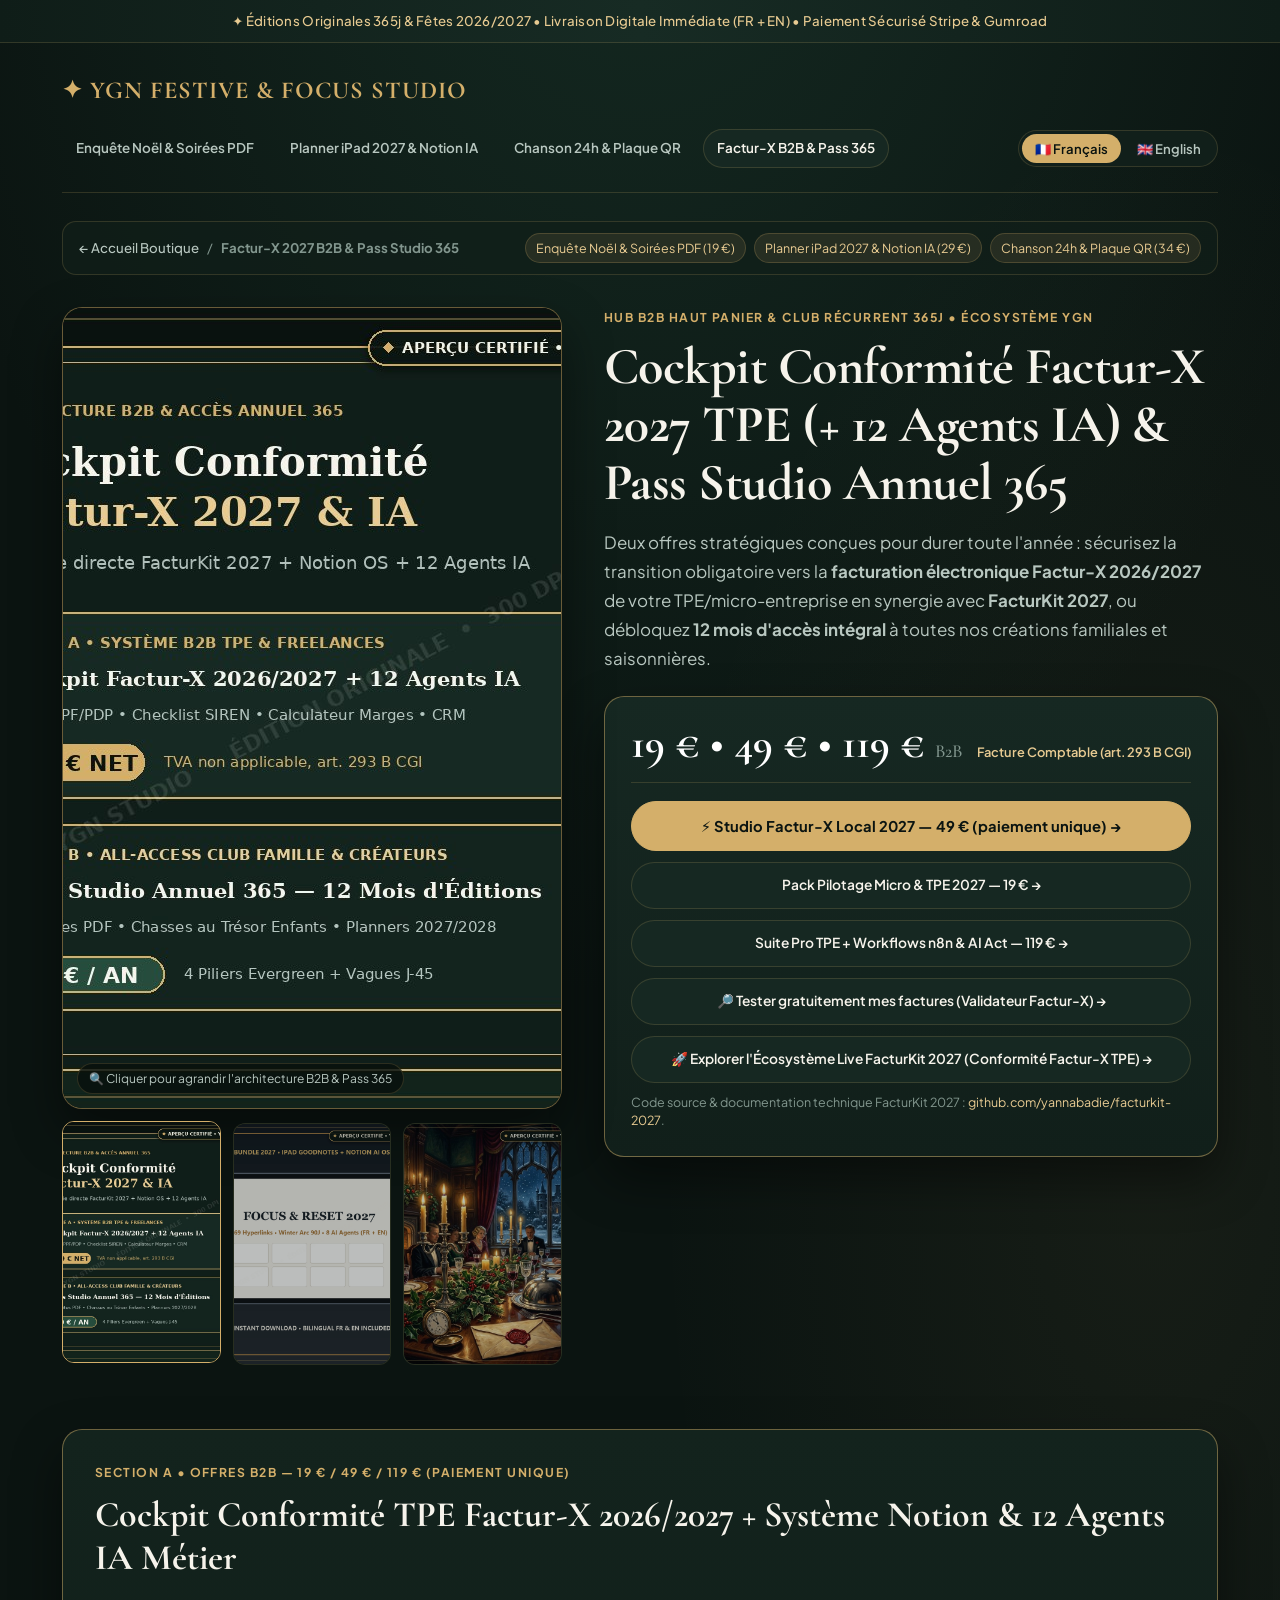
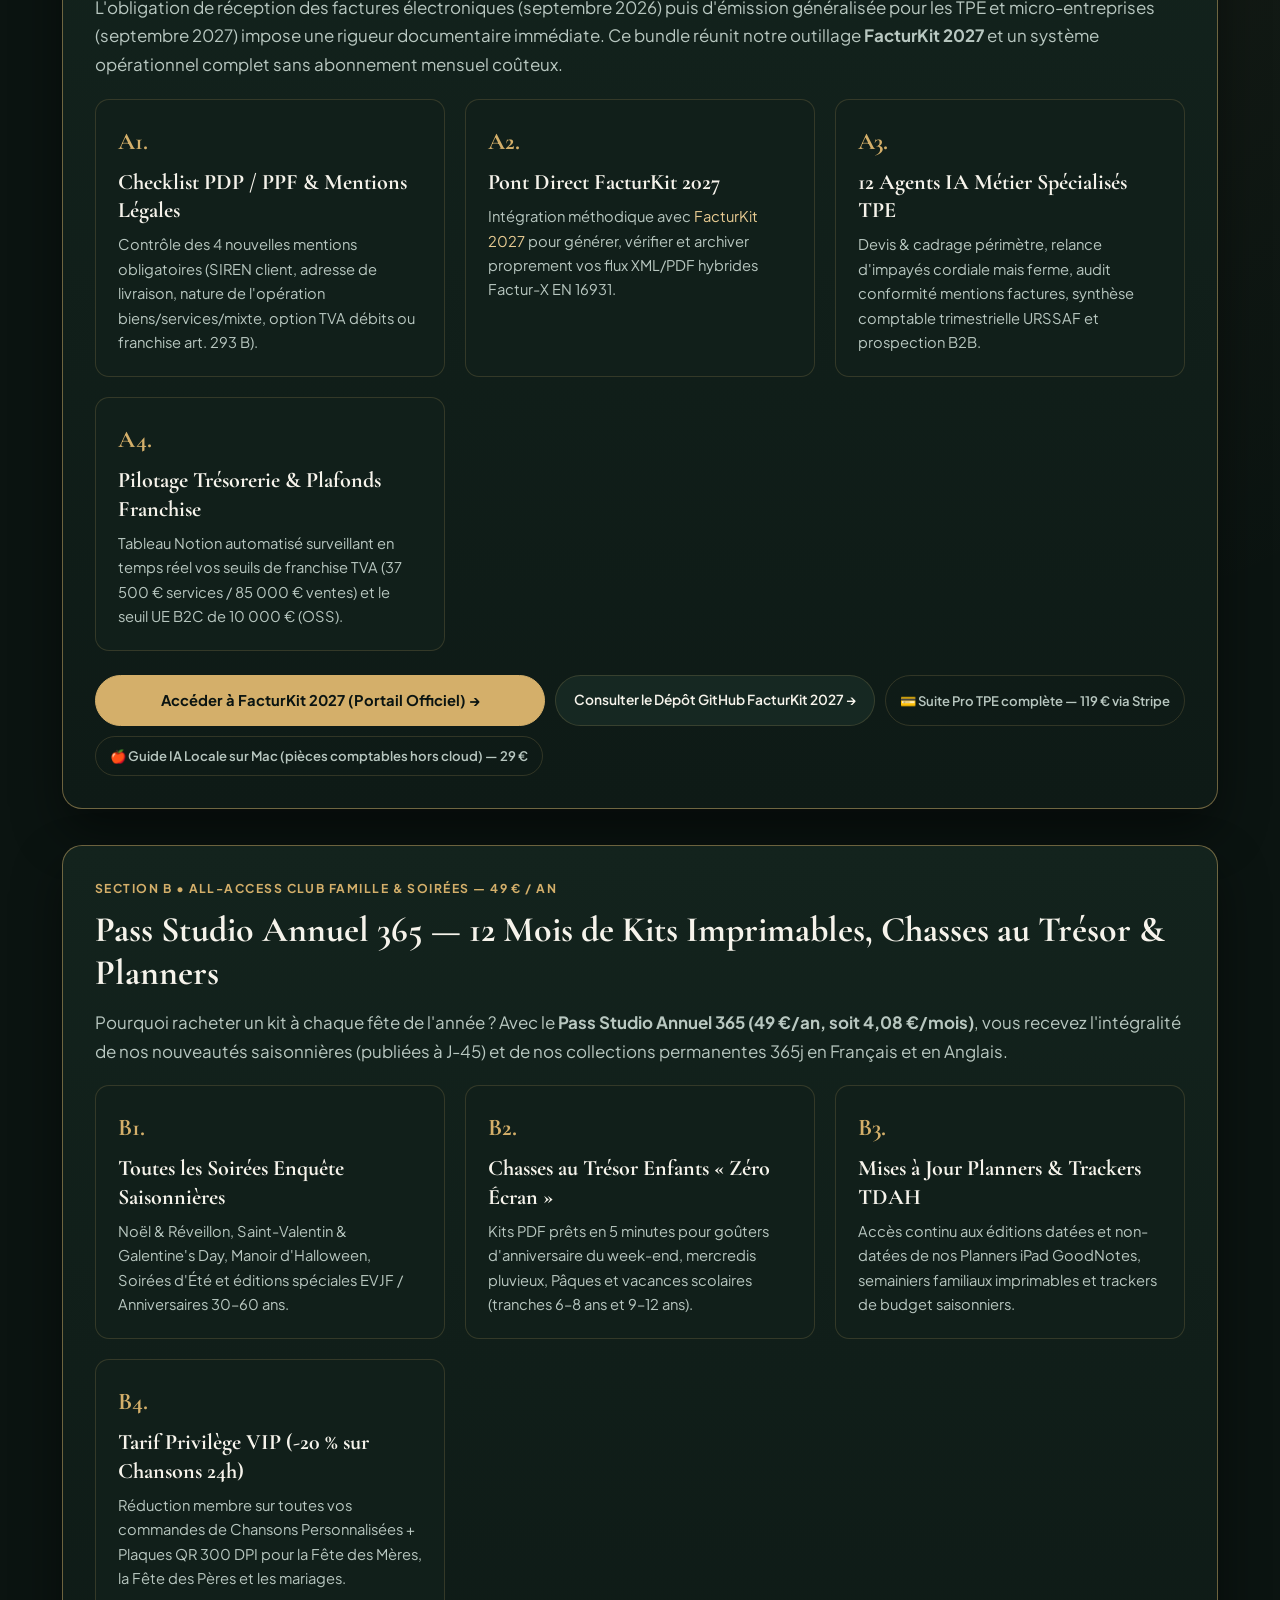
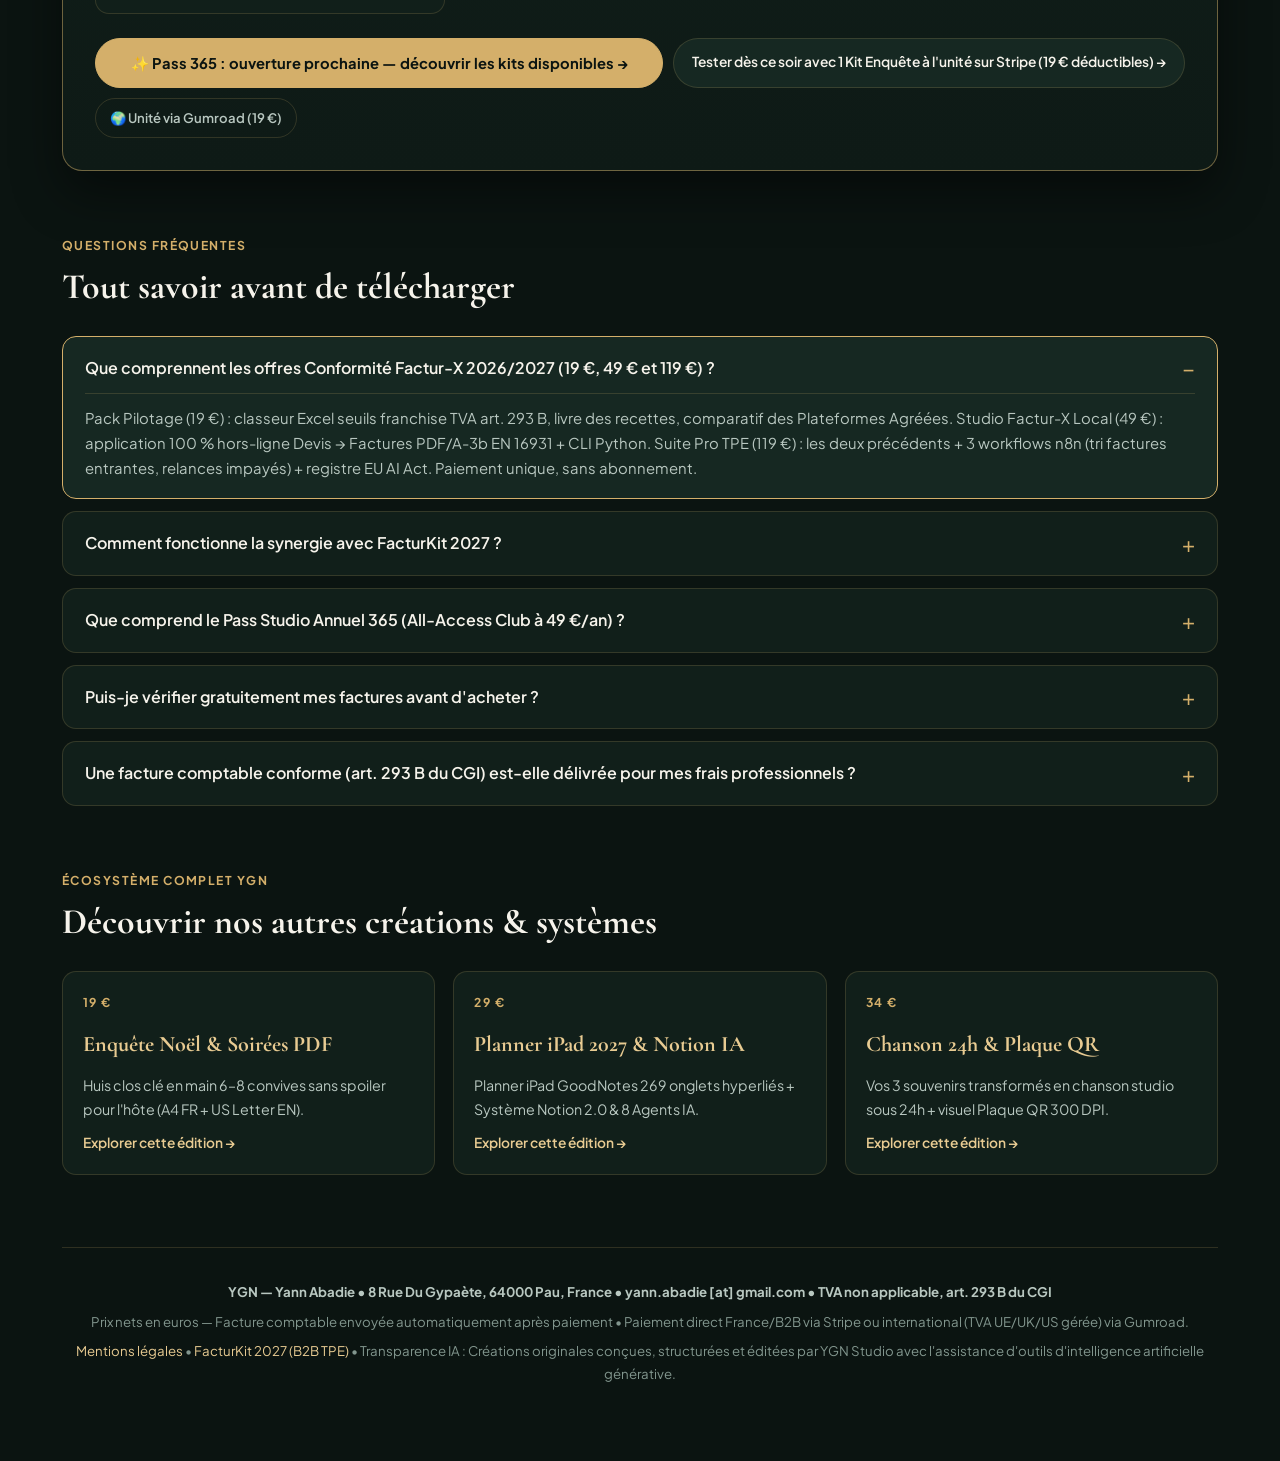
<file: conformite-facturx-2027-tpe-pass-annuel.html>
<!DOCTYPE html>
<html lang="fr">
<head>
  <meta charset="UTF-8" />
  <meta name="viewport" content="width=device-width, initial-scale=1.0" />
  <title>Conformité Factur-X 2026/2027 TPE + 12 Agents IA &amp; Pass Studio Annuel 365 | YGN × FacturKit 2027</title>
  <meta name="description" content="Sécurisez votre conformité facturation électronique Factur-X 2026/2027 TPE &amp; micro-entreprise (Cockpit B2B + 12 Agents IA en synergie avec FacturKit 2027) ou rejoignez le Pass Studio Annuel 365 (49 €/an)." />
  <meta name="keywords" content="conformité factur-x 2027 tpe, facturation électronique micro-entreprise 2026 2027, agents ia tpe notion, facturkit 2027, pass annuel kits imprimables" />
  <link rel="canonical" href="https://yannabadie.github.io/cozy-festive-studio-2026/conformite-facturx-2027-tpe-pass-annuel.html" />
  <meta property="og:type" content="product" />
  <meta property="og:title" content="Cockpit Conformité TPE Factur-X 2027 + 12 Agents IA &amp; Pass Studio Annuel 365" />
  <meta property="og:description" content="Validateur Factur-X gratuit + offres de conformité TPE à 19 €, 49 € et 119 € (paiement unique) en synergie avec FacturKit 2027." />
  <meta property="og:url" content="https://yannabadie.github.io/cozy-festive-studio-2026/conformite-facturx-2027-tpe-pass-annuel.html" />
  <meta property="og:image" content="https://yannabadie.github.io/cozy-festive-studio-2026/previews/b2b_facturkit_pass_preview_800.jpg" />
  <link rel="stylesheet" href="./studio_seo.css" />
  <script type="application/ld+json">
{
  "@context": "https://schema.org",
  "@type": "Product",
  "name": "Studio Factur-X Local 2027 — Conformité facturation électronique TPE (49 €)",
  "description": "Hub B2B Conformité Factur-X 2026/2027 pour TPE, freelances et micro-entrepreneurs en synergie avec FacturKit 2027 + 12 Agents IA métier, et Pass Studio Annuel 365 All-Access Club.",
  "image": [
    "https://yannabadie.github.io/cozy-festive-studio-2026/previews/b2b_facturkit_pass_preview_800.jpg"
  ],
  "sku": "YGN-B2B-FACTURX-PASS365",
  "brand": {
    "@type": "Brand",
    "name": "YGN Festive & Focus Studio"
  },
  "offers": {
    "@type": "Offer",
    "url": "https://yannabadie.github.io/cozy-festive-studio-2026/conformite-facturx-2027-tpe-pass-annuel.html",
    "price": "49.00",
    "priceCurrency": "EUR",
    "availability": "https://schema.org/InStock",
    "priceValidUntil": "2027-12-31",
    "seller": {
      "@type": "Organization",
      "name": "YGN — Yann Abadie"
    }
  }
}
  </script>
  <script type="application/ld+json">
{
  "@context": "https://schema.org",
  "@type": "FAQPage",
  "mainEntity": [
    {
      "@type": "Question",
      "name": "Que comprennent les offres Conformité Factur-X 2026/2027 (19 €, 49 € et 119 €) ?",
      "acceptedAnswer": {
        "@type": "Answer",
        "text": "Pack Pilotage (19 €) : classeur Excel seuils franchise TVA art. 293 B, livre des recettes, comparatif des Plateformes Agréées. Studio Factur-X Local (49 €) : application 100 % hors-ligne Devis → Factures PDF/A-3b EN 16931 + CLI Python. Suite Pro TPE (119 €) : les deux précédents + 3 workflows n8n (tri factures entrantes, relances impayés) + registre EU AI Act. Paiement unique, sans abonnement."
      }
    },
    {
      "@type": "Question",
      "name": "Comment fonctionne la synergie avec FacturKit 2027 ?",
      "acceptedAnswer": {
        "@type": "Answer",
        "text": "FacturKit 2027 (accessible librement sur yannabadie.github.io/facturkit-2027) fournit le socle technique de préparation Factur-X, tandis que notre pack Notion & Agents IA structure votre organisation commerciale, vos relances clients et votre pilotage financier quotidien."
      }
    },
    {
      "@type": "Question",
      "name": "Que comprend le Pass Studio Annuel 365 (All-Access Club à 49 €/an) ?",
      "acceptedAnswer": {
        "@type": "Answer",
        "text": "Le Pass Studio Annuel 365 donne accès pendant 12 mois complets à toutes nos éditions imprimables familiales et festives : jeux d'enquête saisonniers (Noël, Saint-Valentin, Halloween, Été), chasses au trésor enfants zéro écran (6–8 ans & 9–12 ans) et mises à jour de nos planners digitaux."
      }
    },
    {
      "@type": "Question",
      "name": "Puis-je vérifier gratuitement mes factures avant d'acheter ?",
      "acceptedAnswer": {
        "@type": "Answer",
        "text": "Oui : le Validateur Factur-X gratuit 2026/2027 analyse vos PDF/XML directement dans votre navigateur (aucun envoi sur un serveur), signale les règles EN 16931 / BR-FR non respectées et propose une correction automatique. Les offres payantes servent ensuite à produire des factures conformes en routine."
      }
    },
    {
      "@type": "Question",
      "name": "Une facture comptable conforme (art. 293 B du CGI) est-elle délivrée pour mes frais professionnels ?",
      "acceptedAnswer": {
        "@type": "Answer",
        "text": "Oui, chaque règlement génère automatiquement une facture comptable nominative mentionnant « TVA non applicable, art. 293 B du CGI », immédiatement déductible en charge professionnelle pour votre activité."
      }
    }
  ]
}
  </script>
</head>
<body>
  <div class="topbar">
    <span data-lang="fr">✦ Éditions Originales 365j &amp; Fêtes 2026/2027 • Livraison Digitale Immédiate (FR + EN) • Paiement Sécurisé Stripe &amp; Gumroad</span>
    <span data-lang="en">✦ Original 365d &amp; Holiday 2026/2027 Editions • Instant Digital Delivery (FR + EN Included) • Secure Stripe &amp; Gumroad Checkout</span>
  </div>

  <div class="container">
    <header class="site-header">
      <a id="brand-home-link" class="brand-link" href="./index.html">✦ YGN FESTIVE &amp; FOCUS STUDIO</a>
      <nav class="header-nav" aria-label="Collections principales">
        <a class="nav-link" href="./jeu-enquete-noel-murder-mystery-pdf.html"><span data-lang="fr">Enquête Noël & Soirées PDF</span><span data-lang="en">Murder Mystery Party PDF</span></a>
        <a class="nav-link" href="./planner-digital-ipad-2027-notion-ia-tdah.html"><span data-lang="fr">Planner iPad 2027 & Notion IA</span><span data-lang="en">2027 iPad Planner & Notion AI</span></a>
        <a class="nav-link" href="./chanson-personnalisee-plaque-qr-code-cadeau.html"><span data-lang="fr">Chanson 24h & Plaque QR</span><span data-lang="en">Custom 24h Song & QR Plaque</span></a>
        <a class="nav-link current" href="./conformite-facturx-2027-tpe-pass-annuel.html"><span data-lang="fr">Factur-X B2B & Pass 365</span><span data-lang="en">Factur-X B2B & 365 Pass</span></a>
      </nav>
      <div class="lang-switch" role="group" aria-label="Sélecteur de langue">
        <button id="btn-fr" type="button" class="active" onclick="setLang('fr')">🇫🇷 Français</button>
        <button id="btn-en" type="button" onclick="setLang('en')">🇬🇧 English</button>
      </div>
    </header>
    <nav class="breadcrumb-bar" aria-label="Fil d'Ariane">
      <div class="breadcrumb-trail">
        <a href="./index.html"><span data-lang="fr">← Accueil Boutique</span><span data-lang="en">← Storefront Home</span></a>
        <span>/</span>
        <strong><span data-lang="fr">Factur-X 2027 B2B & Pass Studio 365</span><span data-lang="en">Factur-X 2027 B2B & 365 Annual Pass</span></strong>
      </div>
      <div class="sibling-pills">
        <a href="./jeu-enquete-noel-murder-mystery-pdf.html"><span data-lang="fr">Enquête Noël & Soirées PDF (19 €)</span><span data-lang="en">Murder Mystery Party PDF (19 €)</span></a>
        <a href="./planner-digital-ipad-2027-notion-ia-tdah.html"><span data-lang="fr">Planner iPad 2027 & Notion IA (29 €)</span><span data-lang="en">2027 iPad Planner & Notion AI (29 €)</span></a>
        <a href="./chanson-personnalisee-plaque-qr-code-cadeau.html"><span data-lang="fr">Chanson 24h & Plaque QR (34 €)</span><span data-lang="en">Custom 24h Song & QR Plaque (34 €)</span></a>
      </div>
    </nav>

    <main>
      <section class="product-hero">
        <div class="gallery-panel">
          <div id="b2b-main-preview" class="main-preview-frame" onclick="openLightbox()">
            <img id="main-preview-img" src="previews/b2b_facturkit_pass_preview_800.jpg" alt="Cockpit Conformité TPE Factur-X 2027 + 12 Agents IA et Pass Studio Annuel 365" width="800" height="800" />
            <span class="zoom-hint"><span data-lang="fr">🔍 Cliquer pour agrandir l'architecture B2B &amp; Pass 365</span><span data-lang="en">🔍 Click to inspect B2B &amp; 365 Pass overview</span></span>
          </div>
          <div class="thumb-strip" role="group" aria-label="Galerie d'aperçus B2B & Pass Annuel">
            <button id="thumb-b2b-1" type="button" class="thumb-btn active" onclick="switchPreview(this, 'previews/b2b_facturkit_pass_preview_800.jpg', 'Cockpit B2B Factur-X 2027 & Pass Annuel 365')">
              <img src="previews/b2b_facturkit_pass_preview_800.jpg" alt="Cockpit B2B Factur-X 2027" width="240" height="240" />
            </button>
            <button id="thumb-b2b-2" type="button" class="thumb-btn" onclick="switchPreview(this, 'previews/planner_2027_preview_800.png', 'Socle Notion 2.0 & Planner 2027 inclus')">
              <img src="previews/planner_2027_preview_800.png" alt="Socle Notion 2.0 & Planner 2027" width="240" height="240" />
            </button>
            <button id="thumb-b2b-3" type="button" class="thumb-btn" onclick="switchPreview(this, 'previews/murder_mystery_preview_800.jpg', 'Catalogue Kits Événementiels Pass Annuel 365')">
              <img src="previews/murder_mystery_preview_800.jpg" alt="Éditions Pass Studio Annuel 365" width="240" height="240" />
            </button>
          </div>
        </div>

        <div>
          <div class="eyebrow">
            <span data-lang="fr">Hub B2B Haut Panier &amp; Club Récurrent 365j • Écosystème YGN</span>
            <span data-lang="en">High-Impact B2B Compliance &amp; 365d All-Access Membership Hub</span>
          </div>
          <h1>
            <span data-lang="fr">Cockpit Conformité Factur-X 2027 TPE (+ 12 Agents IA) &amp; Pass Studio Annuel 365</span>
            <span data-lang="en">B2B Factur-X 2027 TPE Compliance Cockpit (+ 12 AI Agents) &amp; 365 Annual Studio Pass</span>
          </h1>
          <p class="lead">
            <span data-lang="fr">Deux offres stratégiques conçues pour durer toute l'année : sécurisez la transition obligatoire vers la <strong>facturation électronique Factur-X 2026/2027</strong> de votre TPE/micro-entreprise en synergie avec <strong>FacturKit 2027</strong>, ou débloquez <strong>12 mois d'accès intégral</strong> à toutes nos créations familiales et saisonnières.</span>
            <span data-lang="en">Two year-round flagship pillars: prepare your French micro-business or TPE for mandatory <strong>2026/2027 Factur-X electronic invoicing</strong> in direct synergy with <strong>FacturKit 2027</strong>, or unlock <strong>365 days of unlimited family &amp; holiday printables</strong>.</span>
          </p>

          <div class="buy-box">
            <div class="buy-box-header">
              <div>
                <span class="buy-box-price">19 € • 49 € • 119 € <span style="font-size:1.15rem;color:var(--text-muted);font-weight:500;">B2B</span></span>
              </div>
              <span class="buy-box-tax">Facture Comptable (art. 293 B CGI)</span>
            </div>
            <div class="checkout-stack">
              <a id="cta-stripe-b2b-49" class="btn-primary" href="https://buy.stripe.com/4gMcN40sY41Zf5N1aV2cg06" target="_blank" rel="noopener">
                <span data-lang="fr">⚡ Studio Factur-X Local 2027 — 49 € (paiement unique) →</span>
                <span data-lang="en">⚡ Factur-X Local Studio 2027 — 49 € (one-time) →</span>
              </a>
              <a id="cta-stripe-b2b-19" class="btn-secondary" href="https://buy.stripe.com/3cIaEWfnS8ifbTBdXH2cg05" target="_blank" rel="noopener">
                <span data-lang="fr">Pack Pilotage Micro &amp; TPE 2027 — 19 € →</span>
                <span data-lang="en">Micro &amp; SME Pilotage Pack 2027 — 19 € →</span>
              </a>
              <a id="cta-stripe-b2b-119" class="btn-secondary" href="https://buy.stripe.com/aFa8wO0sY1TRbTB1aV2cg07" target="_blank" rel="noopener">
                <span data-lang="fr">Suite Pro TPE + Workflows n8n &amp; AI Act — 119 € →</span>
                <span data-lang="en">SME Pro Suite + n8n &amp; EU AI Act — 119 € →</span>
              </a>
              <a id="cta-validator-free" class="btn-secondary" href="./validateur-factur-x-gratuit-2026-2027.html">
                <span data-lang="fr">🔎 Tester gratuitement mes factures (Validateur Factur-X) →</span>
                <span data-lang="en">🔎 Check my invoices for free (Factur-X Validator) →</span>
              </a>
              <a id="cta-facturkit-live" class="btn-secondary" href="https://yannabadie.github.io/facturkit-2027/" target="_blank" rel="noopener">
                <span data-lang="fr">🚀 Explorer l'Écosystème Live FacturKit 2027 (Conformité Factur-X TPE) →</span>
                <span data-lang="en">🚀 Launch FacturKit 2027 Live Platform (French Factur-X Compliance) →</span>
              </a>
            </div>
            <p class="mor-note">
              <span data-lang="fr">Code source &amp; documentation technique FacturKit 2027 : <a href="https://github.com/yannabadie/facturkit-2027" target="_blank" rel="noopener">github.com/yannabadie/facturkit-2027</a>.</span>
              <span data-lang="en">Technical repository &amp; open documentation: <a href="https://github.com/yannabadie/facturkit-2027" target="_blank" rel="noopener">github.com/yannabadie/facturkit-2027</a>.</span>
            </p>
          </div>
        </div>
      </section>

      <!-- SECTION A : COCKPIT CONFORMITÉ TPE FACTUR-X 2026/2027 + 12 AGENTS IA (79 €) -->
      <section id="section-a-facturx-b2b" class="section-block">
        <div class="configurator-card" style="margin-bottom:36px;">
          <div class="eyebrow"><span data-lang="fr">Section A • Offres B2B — 19 € / 49 € / 119 € (paiement unique)</span><span data-lang="en">Section A • B2B Offers — 19 € / 49 € / 119 € (one-time)</span></div>
          <h2><span data-lang="fr">Cockpit Conformité TPE Factur-X 2026/2027 + Système Notion &amp; 12 Agents IA Métier</span><span data-lang="en">TPE Factur-X 2026/2027 Compliance Cockpit + Notion OS &amp; 12 Business AI Agents</span></h2>
          <p class="lead" style="margin-bottom:20px;">
            <span data-lang="fr">L'obligation de réception des factures électroniques (septembre 2026) puis d'émission généralisée pour les TPE et micro-entreprises (septembre 2027) impose une rigueur documentaire immédiate. Ce bundle réunit notre outillage <strong>FacturKit 2027</strong> et un système opérationnel complet sans abonnement mensuel coûteux.</span>
            <span data-lang="en">Mandatory French electronic invoice reception (2026) and issuance for micro-businesses &amp; TPEs (2027) requires structured workflows today. Combine <strong>FacturKit 2027</strong> with a zero-subscription Notion &amp; AI operating system.</span>
          </p>

          <div class="inside-grid">
            <article class="inside-item">
              <div class="inside-num">A1.</div>
              <h3><span data-lang="fr">Checklist PDP / PPF &amp; Mentions Légales</span><span data-lang="en">PDP / PPF &amp; Mandatory Invoice Audit</span></h3>
              <p><span data-lang="fr">Contrôle des 4 nouvelles mentions obligatoires (SIREN client, adresse de livraison, nature de l'opération biens/services/mixte, option TVA débits ou franchise art. 293 B).</span><span data-lang="en">Step-by-step verification of mandatory French invoice fields (client SIREN, delivery address, operation category, and art. 293 B VAT exemption compliance).</span></p>
            </article>
            <article class="inside-item">
              <div class="inside-num">A2.</div>
              <h3><span data-lang="fr">Pont Direct FacturKit 2027</span><span data-lang="en">Direct FacturKit 2027 Synergy</span></h3>
              <p><span data-lang="fr">Intégration méthodique avec <a href="https://yannabadie.github.io/facturkit-2027/" target="_blank" rel="noopener">FacturKit 2027</a> pour générer, vérifier et archiver proprement vos flux XML/PDF hybrides Factur-X EN 16931.</span><span data-lang="en">Seamless workflow pairing with <a href="https://yannabadie.github.io/facturkit-2027/" target="_blank" rel="noopener">FacturKit 2027</a> to prepare and validate hybrid PDF/A-3 + XML EN 16931 Factur-X invoices.</span></p>
            </article>
            <article class="inside-item">
              <div class="inside-num">A3.</div>
              <h3><span data-lang="fr">12 Agents IA Métier Spécialisés TPE</span><span data-lang="en">12 Specialized Small-Business AI Agents</span></h3>
              <p><span data-lang="fr">Devis &amp; cadrage périmètre, relance d'impayés cordiale mais ferme, audit conformité mentions factures, synthèse comptable trimestrielle URSSAF et prospection B2B.</span><span data-lang="en">Scope-of-work generator, polite-yet-firm overdue invoice chaser, invoice compliance checker, quarterly URSSAF summary assistant &amp; B2B outreach writer.</span></p>
            </article>
            <article class="inside-item">
              <div class="inside-num">A4.</div>
              <h3><span data-lang="fr">Pilotage Trésorerie &amp; Plafonds Franchise</span><span data-lang="en">Cashflow &amp; VAT Threshold Radar</span></h3>
              <p><span data-lang="fr">Tableau Notion automatisé surveillant en temps réel vos seuils de franchise TVA (37 500 € services / 85 000 € ventes) et le seuil UE B2C de 10 000 € (OSS).</span><span data-lang="en">Automated Notion formulas tracking French VAT exemption ceilings (37,500 € services / 85,000 € goods) and the 10,000 € EU OSS cross-border digital threshold.</span></p>
            </article>
          </div>

          <div class="btn-row" style="margin-top:24px;">
            <a id="btn-section-a-facturkit" class="btn-primary" href="https://yannabadie.github.io/facturkit-2027/" target="_blank" rel="noopener">
              <span data-lang="fr">Accéder à FacturKit 2027 (Portail Officiel) →</span>
              <span data-lang="en">Visit FacturKit 2027 Official Portal →</span>
            </a>
            <a id="btn-section-a-repo" class="btn-secondary" href="https://github.com/yannabadie/facturkit-2027" target="_blank" rel="noopener">
              <span data-lang="fr">Consulter le Dépôt GitHub FacturKit 2027 →</span>
              <span data-lang="en">View FacturKit 2027 GitHub Repository →</span>
            </a>
            <a id="btn-section-a-suite-pro" class="btn-ghost" href="https://buy.stripe.com/aFa8wO0sY1TRbTB1aV2cg07" target="_blank" rel="noopener">
              <span data-lang="fr">💳 Suite Pro TPE complète — 119 € via Stripe</span>
              <span data-lang="en">💳 Full SME Pro Suite — 119 € via Stripe</span>
            </a>
            <a id="btn-section-a-guide-mac" class="btn-ghost" href="https://buy.stripe.com/14A14m5NigOLcXF7zj2cg03" target="_blank" rel="noopener">
              <span data-lang="fr">🍎 Guide IA Locale sur Mac (pièces comptables hors cloud) — 29 €</span>
              <span data-lang="en">🍎 Local AI on Mac Guide (offline accounting docs) — 29 €</span>
            </a>
          </div>
        </div>

        <!-- SECTION B : PASS STUDIO ANNUEL 365 (ALL-ACCESS CLUB — 49 €/AN) -->
        <div id="section-b-pass-annuel-365" class="configurator-card">
          <div class="eyebrow"><span data-lang="fr">Section B • All-Access Club Famille &amp; Soirées — 49 € / an</span><span data-lang="en">Section B • All-Access Family &amp; Hosting Club — 49 € / year</span></div>
          <h2><span data-lang="fr">Pass Studio Annuel 365 — 12 Mois de Kits Imprimables, Chasses au Trésor &amp; Planners</span><span data-lang="en">Pass Studio Annuel 365 — Year-Round Printable Party Kits, Kids Treasure Hunts &amp; Planners</span></h2>
          <p class="lead" style="margin-bottom:20px;">
            <span data-lang="fr">Pourquoi racheter un kit à chaque fête de l'année ? Avec le <strong>Pass Studio Annuel 365 (49 €/an, soit 4,08 €/mois)</strong>, vous recevez l'intégralité de nos nouveautés saisonnières (publiées à J-45) et de nos collections permanentes 365j en Français et en Anglais.</span>
            <span data-lang="en">Why buy single games one holiday at a time? For <strong>49 €/year (~4.08 €/month)</strong>, unlock year-round access to every seasonal release (published 45 days ahead) and all evergreen printable collections in both English and French.</span>
          </p>

          <div class="inside-grid">
            <article class="inside-item">
              <div class="inside-num">B1.</div>
              <h3><span data-lang="fr">Toutes les Soirées Enquête Saisonnières</span><span data-lang="en">All Seasonal Murder Mystery Releases</span></h3>
              <p><span data-lang="fr">Noël &amp; Réveillon, Saint-Valentin &amp; Galentine's Day, Manoir d'Halloween, Soirées d'Été et éditions spéciales EVJF / Anniversaires 30–60 ans.</span><span data-lang="en">Christmas &amp; New Year's Eve, Valentine's &amp; Galentine's, Spooky Cozy Halloween Manor, Summer Dinner Mysteries, and Bachelorette/Milestone editions.</span></p>
            </article>
            <article class="inside-item">
              <div class="inside-num">B2.</div>
              <h3><span data-lang="fr">Chasses au Trésor Enfants « Zéro Écran »</span><span data-lang="en">Screen-Free Kids Treasure Hunts (6–12 yo)</span></h3>
              <p><span data-lang="fr">Kits PDF prêts en 5 minutes pour goûters d'anniversaire du week-end, mercredis pluvieux, Pâques et vacances scolaires (tranches 6–8 ans et 9–12 ans).</span><span data-lang="en">5-minute printable birthday treasure hunts, rainy Sunday quests, Easter egg mysteries, and road-trip activity packs calibrated for ages 6–8 and 9–12.</span></p>
            </article>
            <article class="inside-item">
              <div class="inside-num">B3.</div>
              <h3><span data-lang="fr">Mises à Jour Planners &amp; Trackers TDAH</span><span data-lang="en">Annual Digital Planner &amp; Tracker Updates</span></h3>
              <p><span data-lang="fr">Accès continu aux éditions datées et non-datées de nos Planners iPad GoodNotes, semainiers familiaux imprimables et trackers de budget saisonniers.</span><span data-lang="en">Continuous access to dated and undated iPad GoodNotes planners, printable family command-center calendars, and seasonal budget reset sheets.</span></p>
            </article>
            <article class="inside-item">
              <div class="inside-num">B4.</div>
              <h3><span data-lang="fr">Tarif Privilège VIP (-20 % sur Chansons 24h)</span><span data-lang="en">20% Member Perk on Custom 24h Songs</span></h3>
              <p><span data-lang="fr">Réduction membre sur toutes vos commandes de Chansons Personnalisées + Plaques QR 300 DPI pour la Fête des Mères, la Fête des Pères et les mariages.</span><span data-lang="en">Priority studio queue and member savings on bespoke 24h custom songs &amp; QR plaques for Mother's Day, Father's Day, weddings, and graduations.</span></p>
            </article>
          </div>

          <div class="btn-row" style="margin-top:24px;">
            <a id="btn-pass365-activate" class="btn-primary" href="./index.html#catalogue">
              <span data-lang="fr">✨ Pass 365 : ouverture prochaine — découvrir les kits disponibles →</span>
              <span data-lang="en">✨ 365 Pass opening soon — browse available kits →</span>
            </a>
            <a id="btn-pass365-try-mystery" class="btn-secondary checkout-mystery" href="https://buy.stripe.com/28E7sKfnS0PN1eX6vf2cg09">
              <span data-lang="fr">Tester dès ce soir avec 1 Kit Enquête à l'unité sur Stripe (19 € déductibles) →</span>
              <span data-lang="en">Try Tonight with a Single Mystery Kit on Stripe (19 € Credited to Pass) →</span>
            </a>
            <a id="btn-pass365-gumroad" class="btn-ghost" href="https://yannabadi.gumroad.com/l/couwu" target="_blank" rel="noopener">
              <span data-lang="fr">🌍 Unité via Gumroad (19 €)</span>
              <span data-lang="en">🌍 Single Kit on Gumroad (19 €)</span>
            </a>
          </div>
        </div>
      </section>

    <section class="section-block" aria-labelledby="faq-b2b-pass-heading">
      <div class="section-header">
        <div class="eyebrow"><span data-lang="fr">Questions Fréquentes</span><span data-lang="en">Frequently Asked Questions</span></div>
        <h2 id="faq-b2b-pass-heading"><span data-lang="fr">Tout savoir avant de télécharger</span><span data-lang="en">Everything You Need to Know</span></h2>
      </div>
      <div class="faq-list">
        <details id="faq-b2b-pass-q1" class="faq-item" open>
          <summary>
            <span data-lang="fr">Que comprennent les offres Conformité Factur-X 2026/2027 (19 €, 49 € et 119 €) ?</span>
            <span data-lang="en">What is included in the 19 €, 49 € and 119 € Factur-X 2026/2027 compliance offers?</span>
          </summary>
          <div class="faq-answer">
            <p data-lang="fr">Pack Pilotage (19 €) : classeur Excel seuils franchise TVA art. 293 B, livre des recettes, comparatif des Plateformes Agréées. Studio Factur-X Local (49 €) : application 100 % hors-ligne Devis → Factures PDF/A-3b EN 16931 + CLI Python. Suite Pro TPE (119 €) : les deux précédents + 3 workflows n8n (tri factures entrantes, relances impayés) + registre EU AI Act. Paiement unique, sans abonnement.</p>
            <p data-lang="en">Pilotage Pack (19 €): VAT-threshold Excel workbook, revenue ledger and Accredited Platform benchmark. Local Studio (49 €): 100% offline Quote-to-PDF/A-3b EN 16931 invoicing app + Python CLI. SME Pro Suite (119 €): both + 3 n8n workflows + EU AI Act register. One-time payment, no subscription.</p>
          </div>
        </details>
        <details id="faq-b2b-pass-q2" class="faq-item">
          <summary>
            <span data-lang="fr">Comment fonctionne la synergie avec FacturKit 2027 ?</span>
            <span data-lang="en">How does this integrate with FacturKit 2027?</span>
          </summary>
          <div class="faq-answer">
            <p data-lang="fr">FacturKit 2027 (accessible librement sur yannabadie.github.io/facturkit-2027) fournit le socle technique de préparation Factur-X, tandis que notre pack Notion & Agents IA structure votre organisation commerciale, vos relances clients et votre pilotage financier quotidien.</p>
            <p data-lang="en">FacturKit 2027 provides technical French Factur-X e-invoicing readiness, while our Notion & AI Agent OS handles daily commercial operations, client follow-ups, cashflow tracking, and automated content marketing.</p>
          </div>
        </details>
        <details id="faq-b2b-pass-q3" class="faq-item">
          <summary>
            <span data-lang="fr">Que comprend le Pass Studio Annuel 365 (All-Access Club à 49 €/an) ?</span>
            <span data-lang="en">What do I get with the Pass Studio Annuel 365 (49 €/year All-Access Club)?</span>
          </summary>
          <div class="faq-answer">
            <p data-lang="fr">Le Pass Studio Annuel 365 donne accès pendant 12 mois complets à toutes nos éditions imprimables familiales et festives : jeux d'enquête saisonniers (Noël, Saint-Valentin, Halloween, Été), chasses au trésor enfants zéro écran (6–8 ans & 9–12 ans) et mises à jour de nos planners digitaux.</p>
            <p data-lang="en">Year-round access for 12 full months to our seasonal & evergreen printable party mysteries, screen-free kids treasure hunts (ages 6–8 & 9–12), milestone celebration kits, and annual digital planner updates.</p>
          </div>
        </details>
        <details id="faq-b2b-pass-q4" class="faq-item">
          <summary>
            <span data-lang="fr">Puis-je vérifier gratuitement mes factures avant d'acheter ?</span>
            <span data-lang="en">Can I check my invoices for free before buying?</span>
          </summary>
          <div class="faq-answer">
            <p data-lang="fr">Oui : le Validateur Factur-X gratuit 2026/2027 analyse vos PDF/XML directement dans votre navigateur (aucun envoi sur un serveur), signale les règles EN 16931 / BR-FR non respectées et propose une correction automatique. Les offres payantes servent ensuite à produire des factures conformes en routine.</p>
            <p data-lang="en">Yes: the free Factur-X 2026/2027 Validator inspects your PDF/XML locally in your browser (nothing is uploaded), flags EN 16931 / BR-FR rule failures and offers an auto-fix. Paid offers then let you issue compliant invoices routinely.</p>
          </div>
        </details>
        <details id="faq-b2b-pass-q5" class="faq-item">
          <summary>
            <span data-lang="fr">Une facture comptable conforme (art. 293 B du CGI) est-elle délivrée pour mes frais professionnels ?</span>
            <span data-lang="en">Do I receive a proper business accounting invoice?</span>
          </summary>
          <div class="faq-answer">
            <p data-lang="fr">Oui, chaque règlement génère automatiquement une facture comptable nominative mentionnant « TVA non applicable, art. 293 B du CGI », immédiatement déductible en charge professionnelle pour votre activité.</p>
            <p data-lang="en">Yes—every transaction automatically issues a compliant French accounting invoice ('TVA non applicable, art. 293 B du CGI') ready for your business expense records.</p>
          </div>
        </details>
      </div>
    </section>
    <section class="section-block">
      <div class="section-header">
        <div class="eyebrow"><span data-lang="fr">Écosystème Complet YGN</span><span data-lang="en">Complete YGN Studio Collection</span></div>
        <h2><span data-lang="fr">Découvrir nos autres créations &amp; systèmes</span><span data-lang="en">Explore Our Sibling Editions &amp; Systems</span></h2>
      </div>
      <div class="cross-grid">
        <article class="cross-card">
          <div class="eyebrow">19 €</div>
          <h3>
            <a href="./jeu-enquete-noel-murder-mystery-pdf.html">
              <span data-lang="fr">Enquête Noël & Soirées PDF</span>
              <span data-lang="en">Murder Mystery Party PDF</span>
            </a>
          </h3>
          <p style="font-size:0.89rem;color:var(--text-soft);flex-grow:1;">
            <span data-lang="fr">Huis clos clé en main 6–8 convives sans spoiler pour l'hôte (A4 FR + US Letter EN).</span>
            <span data-lang="en">Turnkey 6–8 player manor mystery party kit—spoiler-free so the host plays too (FR + EN).</span>
          </p>
          <a class="card-detail-link" href="./jeu-enquete-noel-murder-mystery-pdf.html">
            <span data-lang="fr">Explorer cette édition →</span>
            <span data-lang="en">Explore this edition →</span>
          </a>
        </article>
        <article class="cross-card">
          <div class="eyebrow">29 €</div>
          <h3>
            <a href="./planner-digital-ipad-2027-notion-ia-tdah.html">
              <span data-lang="fr">Planner iPad 2027 & Notion IA</span>
              <span data-lang="en">2027 iPad Planner & Notion AI</span>
            </a>
          </h3>
          <p style="font-size:0.89rem;color:var(--text-soft);flex-grow:1;">
            <span data-lang="fr">Planner iPad GoodNotes 269 onglets hyperliés + Système Notion 2.0 & 8 Agents IA.</span>
            <span data-lang="en">269-tab hyperlinked iPad PDF planner + Notion 2.0 OS & 8 AI Agent workflows.</span>
          </p>
          <a class="card-detail-link" href="./planner-digital-ipad-2027-notion-ia-tdah.html">
            <span data-lang="fr">Explorer cette édition →</span>
            <span data-lang="en">Explore this edition →</span>
          </a>
        </article>
        <article class="cross-card">
          <div class="eyebrow">34 €</div>
          <h3>
            <a href="./chanson-personnalisee-plaque-qr-code-cadeau.html">
              <span data-lang="fr">Chanson 24h & Plaque QR</span>
              <span data-lang="en">Custom 24h Song & QR Plaque</span>
            </a>
          </h3>
          <p style="font-size:0.89rem;color:var(--text-soft);flex-grow:1;">
            <span data-lang="fr">Vos 3 souvenirs transformés en chanson studio sous 24h + visuel Plaque QR 300 DPI.</span>
            <span data-lang="en">Your 3 real memories crafted into a 24h custom studio song + 300 DPI QR plaque.</span>
          </p>
          <a class="card-detail-link" href="./chanson-personnalisee-plaque-qr-code-cadeau.html">
            <span data-lang="fr">Explorer cette édition →</span>
            <span data-lang="en">Explore this edition →</span>
          </a>
        </article>
      </div>
    </section>
    </main>

    <footer class="site-footer">
      <p><strong>YGN — Yann Abadie • 8 Rue Du Gypaète, 64000 Pau, France • yann.abadie [at] gmail.com • TVA non applicable, art. 293 B du CGI</strong></p>
      <p style="margin-top:6px;">
        <span data-lang="fr">Prix nets en euros — Facture comptable envoyée automatiquement après paiement • Paiement direct France/B2B via Stripe ou international (TVA UE/UK/US gérée) via Gumroad.</span>
        <span data-lang="en">Net prices in EUR (VAT not applicable, art. 293 B of the French Tax Code) — Automatic accounting invoice • Direct checkout via Stripe or international Merchant-of-Record tax handling via Gumroad.</span>
      </p>
      <p style="margin-top:6px;">
        <a href="https://yannabadie.github.io/ygn-guide-ia-locale/mentions-legales.html" target="_blank" rel="noopener">Mentions légales</a> •
        <a href="https://yannabadie.github.io/facturkit-2027/" target="_blank" rel="noopener">FacturKit 2027 (B2B TPE)</a> •
        <span data-lang="fr">Transparence IA : Créations originales conçues, structurées et éditées par YGN Studio avec l'assistance d'outils d'intelligence artificielle générative.</span>
        <span data-lang="en">AI Transparency Disclosure: Original creations authored, structured, and edited by YGN Studio with the assistance of generative AI tools.</span>
      </p>
    </footer>
  </div>

  <div id="studio-lightbox" class="lightbox-backdrop" onclick="closeLightbox()">
    <div class="lightbox-content" onclick="event.stopPropagation()">
      <button id="lightbox-close-btn" type="button" class="lightbox-close" onclick="closeLightbox()">✕ Fermer / Close</button>
      <img id="lightbox-img" src="previews/murder_mystery_preview_800.jpg" alt="Aperçu certifié haute définition YGN Studio" />
    </div>
  </div>
  <script src="./studio_seo.js"></script>
</body>
</html>
</file>
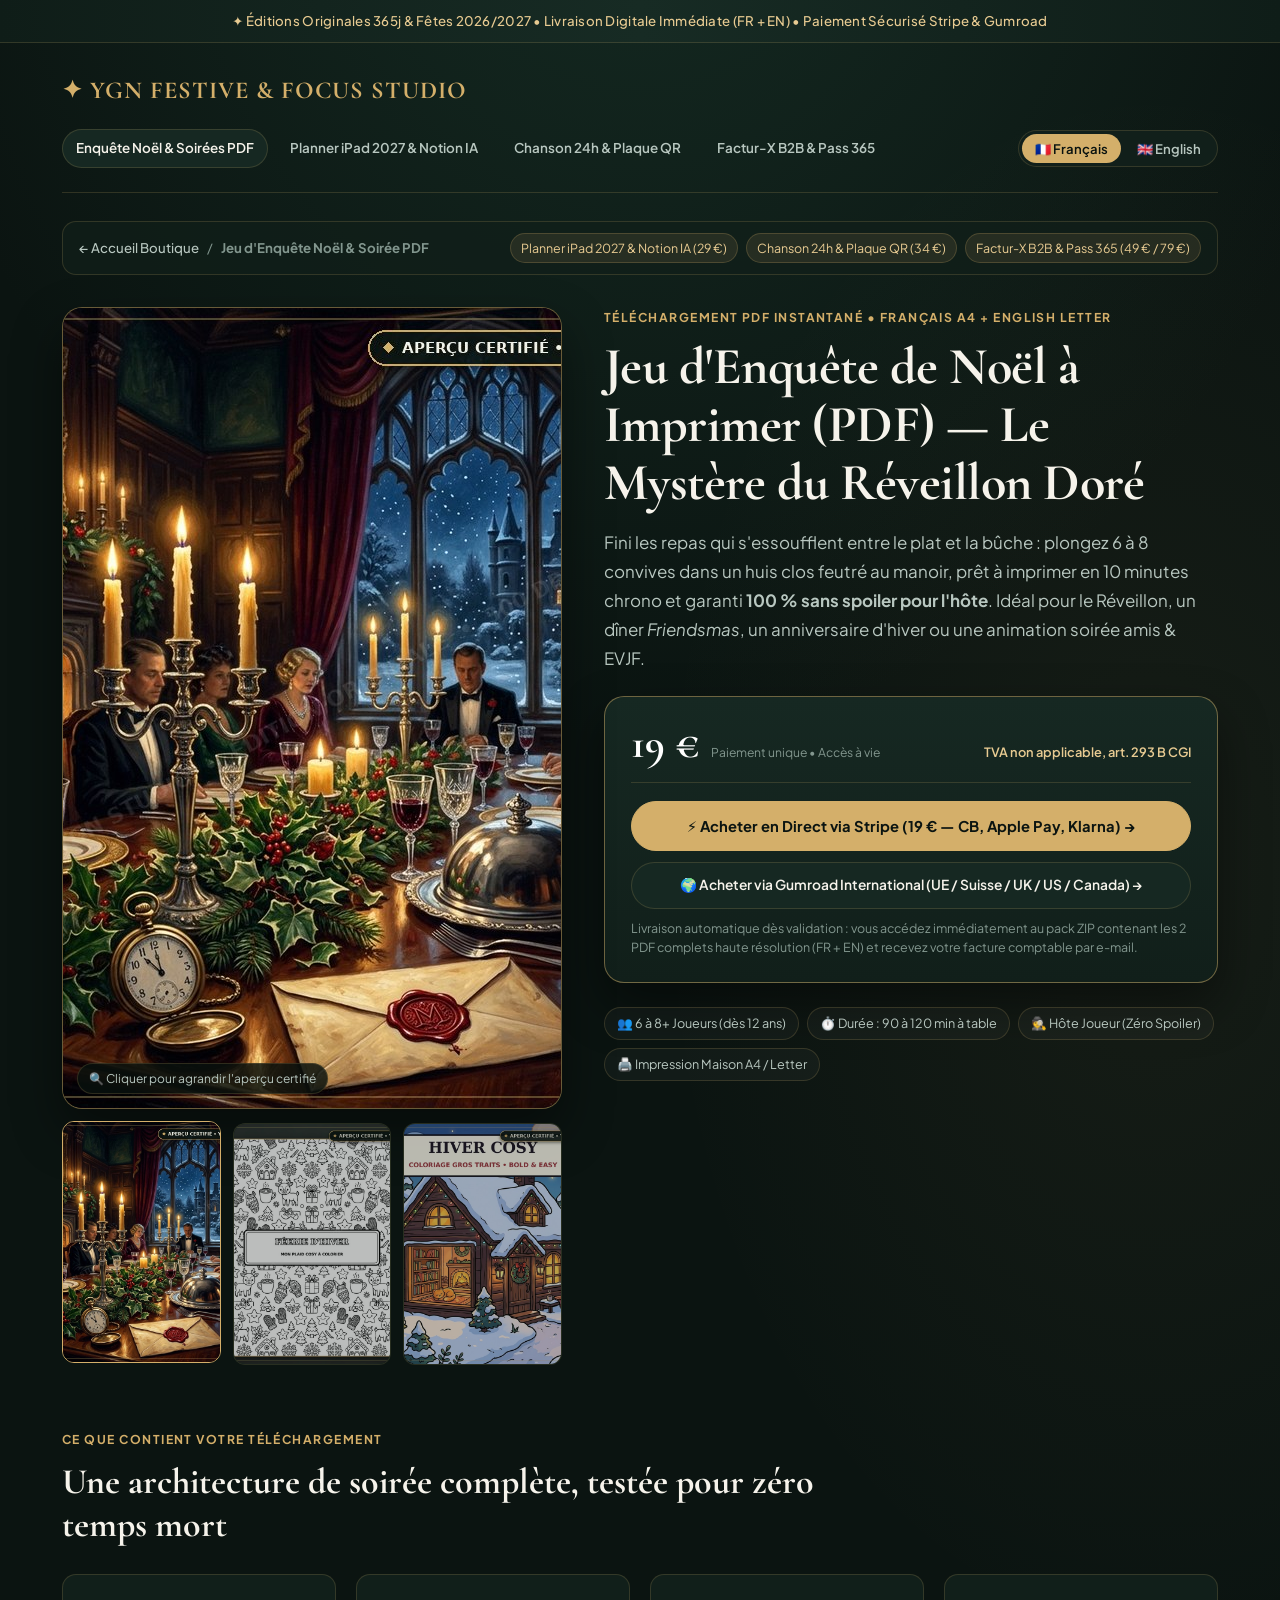
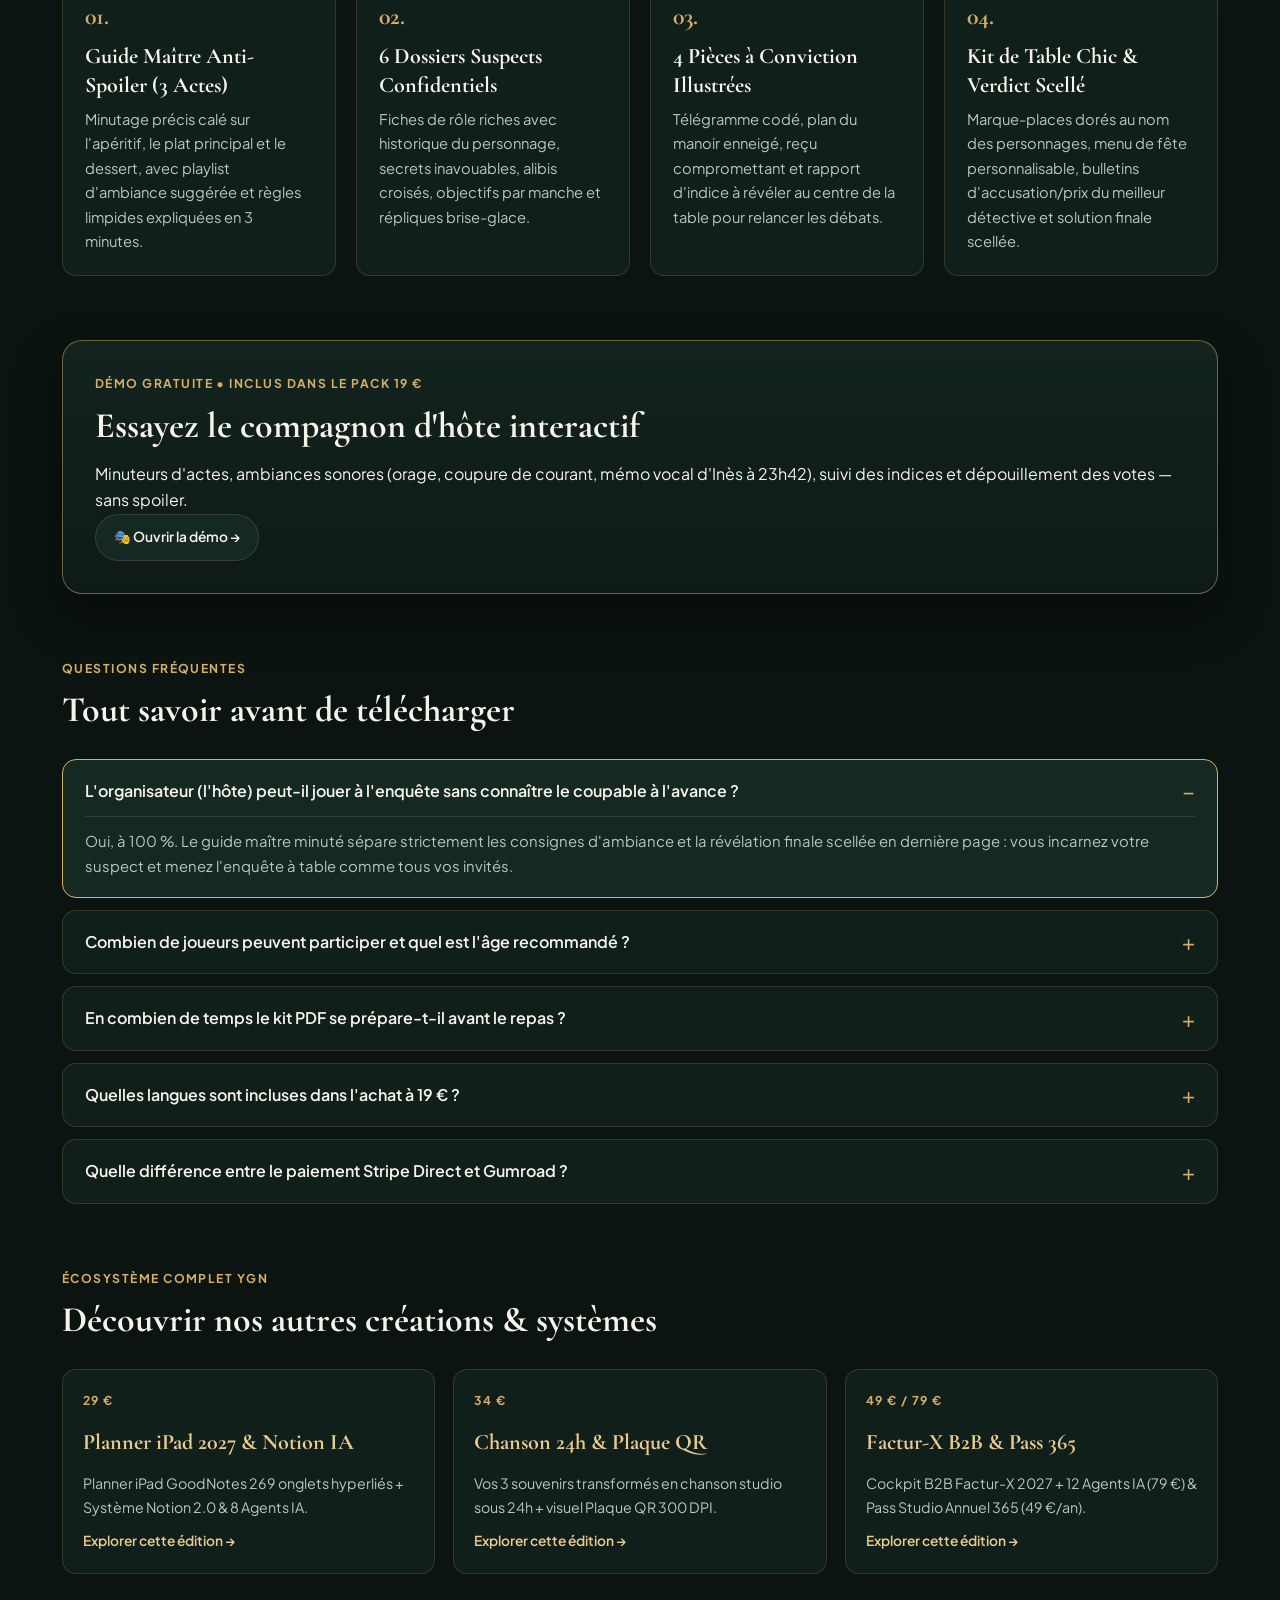
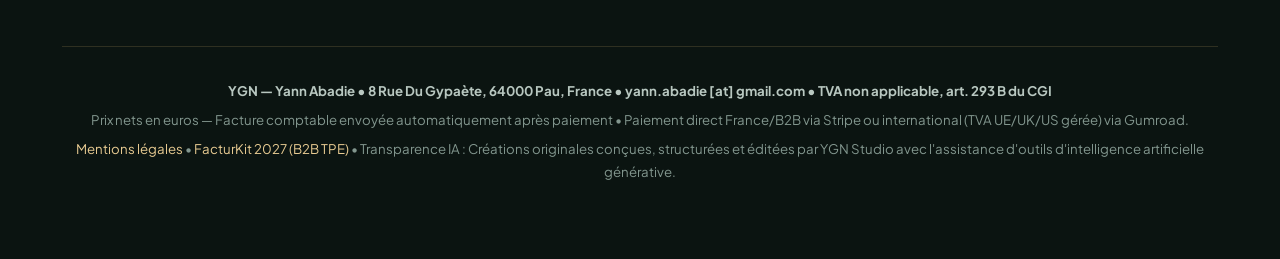
<file: jeu-enquete-noel-murder-mystery-pdf.html>
<!DOCTYPE html>
<html lang="fr">
<head>
  <meta charset="UTF-8" />
  <meta name="viewport" content="width=device-width, initial-scale=1.0" />
  <title>Jeu Enquête Noël à Imprimer PDF | Murder Mystery Soirée Réveillon, Amis &amp; Anniversaire (FR + EN)</title>
  <meta name="description" content="Jeu enquête Noël à imprimer PDF clé en main (6–8 joueurs, sans spoiler pour l'hôte). Murder mystery soirée réveillon, animation soirée amis, EVJF &amp; anniversaire — Français + English inclus." />
  <meta name="keywords" content="jeu enquête noël à imprimer pdf, murder mystery soirée réveillon, animation soirée amis EVJF anniversaire, printable christmas murder mystery party kit pdf" />
  <link rel="canonical" href="https://yannabadie.github.io/cozy-festive-studio-2026/jeu-enquete-noel-murder-mystery-pdf.html" />
  <meta property="og:type" content="product" />
  <meta property="og:title" content="Le Mystère du Réveillon Doré — Jeu d'Enquête Noël PDF à Imprimer (FR + EN)" />
  <meta property="og:description" content="Transformez votre dîner en huis clos glamour en 10 minutes : 6 dossiers suspects, 4 pièces à conviction, menus &amp; marque-places." />
  <meta property="og:url" content="https://yannabadie.github.io/cozy-festive-studio-2026/jeu-enquete-noel-murder-mystery-pdf.html" />
  <meta property="og:image" content="https://yannabadie.github.io/cozy-festive-studio-2026/previews/murder_mystery_preview_800.jpg" />
  <link rel="stylesheet" href="./studio_seo.css" />
  <script type="application/ld+json">
{
  "@context": "https://schema.org",
  "@type": "Product",
  "name": "Jeu Enquête Noël à Imprimer PDF — Le Mystère du Réveillon Doré / Midnight Mistletoe Murder Mystery (FR + EN)",
  "description": "Jeu d'enquête Noël à imprimer en PDF (FR A4 + EN Letter) pour soirée réveillon, repas entre amis, EVJF ou anniversaire. 6 à 8 joueurs, sans spoiler pour l'hôte, indices illustrés et kit de table.",
  "image": [
    "https://yannabadie.github.io/cozy-festive-studio-2026/previews/murder_mystery_preview_800.jpg"
  ],
  "sku": "YGN-MYSTERY-2026-FREN",
  "brand": {
    "@type": "Brand",
    "name": "YGN Festive & Focus Studio"
  },
  "offers": {
    "@type": "Offer",
    "url": "https://yannabadie.github.io/cozy-festive-studio-2026/jeu-enquete-noel-murder-mystery-pdf.html",
    "price": "19.00",
    "priceCurrency": "EUR",
    "availability": "https://schema.org/InStock",
    "priceValidUntil": "2027-12-31",
    "seller": {
      "@type": "Organization",
      "name": "YGN — Yann Abadie"
    }
  }
}
  </script>
  <script type="application/ld+json">
{
  "@context": "https://schema.org",
  "@type": "FAQPage",
  "mainEntity": [
    {
      "@type": "Question",
      "name": "L'organisateur (l'hôte) peut-il jouer à l'enquête sans connaître le coupable à l'avance ?",
      "acceptedAnswer": {
        "@type": "Answer",
        "text": "Oui, à 100 %. Le guide maître minuté sépare strictement les consignes d'ambiance et la révélation finale scellée en dernière page : vous incarnez votre suspect et menez l'enquête à table comme tous vos invités."
      }
    },
    {
      "@type": "Question",
      "name": "Combien de joueurs peuvent participer et quel est l'âge recommandé ?",
      "acceptedAnswer": {
        "@type": "Answer",
        "text": "Le huis clos est calibré pour 6 suspects principaux et jusqu'à 8–10 convives grâce aux rôles d'enquêteurs spéciaux inclus. Accessible dès 12 ans et pensé pour les soirées adultes, familles, Friendsmas, anniversaires ou EVJF."
      }
    },
    {
      "@type": "Question",
      "name": "En combien de temps le kit PDF se prépare-t-il avant le repas ?",
      "acceptedAnswer": {
        "@type": "Answer",
        "text": "Moins de 10 minutes ! Téléchargez immédiatement le ZIP bilingue (A4 Français + US Letter Anglais), imprimez les livrets personnages et pliez les marque-places assortis. Idéal même le 24 décembre à 19h."
      }
    },
    {
      "@type": "Question",
      "name": "Quelles langues sont incluses dans l'achat à 19 € ?",
      "acceptedAnswer": {
        "@type": "Answer",
        "text": "Les deux éditions complètes sont livrées ensemble sans supplément : « Le Mystère du Réveillon Doré » (Français A4) et « The Midnight Mistletoe Mystery » (Anglais US Letter), parfait pour les tablées bilingues."
      }
    },
    {
      "@type": "Question",
      "name": "Quelle différence entre le paiement Stripe Direct et Gumroad ?",
      "acceptedAnswer": {
        "@type": "Answer",
        "text": "Stripe Direct (Apple Pay, Google Pay, CB, Klarna) offre le passage en caisse le plus rapide pour la France. Si vous résidez hors de France (UE, Suisse, UK, USA, Canada), Gumroad gère automatiquement la fiscalité locale en tant que Merchant of Record."
      }
    }
  ]
}
  </script>
</head>
<body>
  <div class="topbar">
    <span data-lang="fr">✦ Éditions Originales 365j &amp; Fêtes 2026/2027 • Livraison Digitale Immédiate (FR + EN) • Paiement Sécurisé Stripe &amp; Gumroad</span>
    <span data-lang="en">✦ Original 365d &amp; Holiday 2026/2027 Editions • Instant Digital Delivery (FR + EN Included) • Secure Stripe &amp; Gumroad Checkout</span>
  </div>

  <div class="container">
    <header class="site-header">
      <a id="brand-home-link" class="brand-link" href="./index.html">✦ YGN FESTIVE &amp; FOCUS STUDIO</a>
      <nav class="header-nav" aria-label="Collections principales">
        <a class="nav-link current" href="./jeu-enquete-noel-murder-mystery-pdf.html"><span data-lang="fr">Enquête Noël & Soirées PDF</span><span data-lang="en">Murder Mystery Party PDF</span></a>
        <a class="nav-link" href="./planner-digital-ipad-2027-notion-ia-tdah.html"><span data-lang="fr">Planner iPad 2027 & Notion IA</span><span data-lang="en">2027 iPad Planner & Notion AI</span></a>
        <a class="nav-link" href="./chanson-personnalisee-plaque-qr-code-cadeau.html"><span data-lang="fr">Chanson 24h & Plaque QR</span><span data-lang="en">Custom 24h Song & QR Plaque</span></a>
        <a class="nav-link" href="./conformite-facturx-2027-tpe-pass-annuel.html"><span data-lang="fr">Factur-X B2B & Pass 365</span><span data-lang="en">Factur-X B2B & 365 Pass</span></a>
      </nav>
      <div class="lang-switch" role="group" aria-label="Sélecteur de langue">
        <button id="btn-fr" type="button" class="active" onclick="setLang('fr')">🇫🇷 Français</button>
        <button id="btn-en" type="button" onclick="setLang('en')">🇬🇧 English</button>
      </div>
    </header>
    <nav class="breadcrumb-bar" aria-label="Fil d'Ariane">
      <div class="breadcrumb-trail">
        <a href="./index.html"><span data-lang="fr">← Accueil Boutique</span><span data-lang="en">← Storefront Home</span></a>
        <span>/</span>
        <strong><span data-lang="fr">Jeu d'Enquête Noël & Soirée PDF</span><span data-lang="en">Printable Holiday Murder Mystery PDF</span></strong>
      </div>
      <div class="sibling-pills">
        <a href="./planner-digital-ipad-2027-notion-ia-tdah.html"><span data-lang="fr">Planner iPad 2027 & Notion IA (29 €)</span><span data-lang="en">2027 iPad Planner & Notion AI (29 €)</span></a>
        <a href="./chanson-personnalisee-plaque-qr-code-cadeau.html"><span data-lang="fr">Chanson 24h & Plaque QR (34 €)</span><span data-lang="en">Custom 24h Song & QR Plaque (34 €)</span></a>
        <a href="./conformite-facturx-2027-tpe-pass-annuel.html"><span data-lang="fr">Factur-X B2B & Pass 365 (49 € / 79 €)</span><span data-lang="en">Factur-X B2B & 365 Pass (49 € / 79 €)</span></a>
      </div>
    </nav>

    <main>
      <section class="product-hero">
        <div class="gallery-panel">
          <div id="mystery-main-preview" class="main-preview-frame" onclick="openLightbox()">
            <img id="main-preview-img" src="previews/murder_mystery_preview_800.jpg" alt="Jeu enquête Noël à imprimer PDF — Le Mystère du Réveillon Doré" width="800" height="800" />
            <span class="zoom-hint"><span data-lang="fr">🔍 Cliquer pour agrandir l'aperçu certifié</span><span data-lang="en">🔍 Click to inspect certified preview</span></span>
          </div>
          <div class="thumb-strip" role="group" aria-label="Galerie d'aperçus">
            <button id="thumb-mystery-1" type="button" class="thumb-btn active" onclick="switchPreview(this, 'previews/murder_mystery_preview_800.jpg', 'Couverture Le Mystère du Réveillon Doré')">
              <img src="previews/murder_mystery_preview_800.jpg" alt="Aperçu couverture Murder Mystery" width="240" height="240" />
            </button>
            <button id="thumb-mystery-2" type="button" class="thumb-btn" onclick="switchPreview(this, 'previews/pod_plaid_colorier_preview_800.jpg', 'Univers soirée familiale sans écran YGN Studio')">
              <img src="previews/pod_plaid_colorier_preview_800.jpg" alt="Aperçu activité conviviale sans écran" width="240" height="240" />
            </button>
            <button id="thumb-mystery-3" type="button" class="thumb-btn" onclick="switchPreview(this, 'previews/kdp_hiver_cosy_preview_800.jpg', 'Collection Hiver Cosy YGN Studio')">
              <img src="previews/kdp_hiver_cosy_preview_800.jpg" alt="Aperçu ambiance Hiver Cosy" width="240" height="240" />
            </button>
          </div>
        </div>

        <div>
          <div class="eyebrow">
            <span data-lang="fr">Téléchargement PDF Instantané • Français A4 + English Letter</span>
            <span data-lang="en">Instant Printable PDF Bundle • US Letter EN + French A4</span>
          </div>
          <h1>
            <span data-lang="fr">Jeu d'Enquête de Noël à Imprimer (PDF) — Le Mystère du Réveillon Doré</span>
            <span data-lang="en">Printable Christmas Murder Mystery Party Kit PDF — The Midnight Mistletoe Mystery</span>
          </h1>
          <p class="lead">
            <span data-lang="fr">Fini les repas qui s'essoufflent entre le plat et la bûche : plongez 6 à 8 convives dans un huis clos feutré au manoir, prêt à imprimer en 10 minutes chrono et garanti <strong>100 % sans spoiler pour l'hôte</strong>. Idéal pour le Réveillon, un dîner <em>Friendsmas</em>, un anniversaire d'hiver ou une animation soirée amis &amp; EVJF.</span>
            <span data-lang="en">Turn your holiday dinner, Friendsmas gathering, winter birthday, or cozy friends night into a candlelit manor whodunit in under 10 minutes. Engineered with a <strong>spoiler-free host architecture</strong> so even the organizer plays a suspect and guesses until the final sealed envelope.</span>
          </p>

          <div class="buy-box">
            <div class="buy-box-header">
              <div>
                <span class="buy-box-price">19 €</span>
                <span class="price-note" style="margin-left:8px;"><span data-lang="fr">Paiement unique • Accès à vie</span><span data-lang="en">One-time purchase • Instant ZIP</span></span>
              </div>
              <span class="buy-box-tax">TVA non applicable, art. 293 B CGI</span>
            </div>
            <div class="checkout-stack">
              <a id="cta-stripe-mystery" class="btn-primary checkout-mystery" href="https://buy.stripe.com/28E7sKfnS0PN1eX6vf2cg09">
                <span data-lang="fr">⚡ Acheter en Direct via Stripe (19 € — CB, Apple Pay, Klarna) →</span>
                <span data-lang="en">⚡ Instant Stripe Checkout (19 € — Card, Apple Pay, Klarna) →</span>
              </a>
              <a id="cta-gumroad-mystery" class="btn-secondary" href="https://yannabadi.gumroad.com/l/couwu" target="_blank" rel="noopener">
                <span data-lang="fr">🌍 Acheter via Gumroad International (UE / Suisse / UK / US / Canada) →</span>
                <span data-lang="en">🌍 International Checkout via Gumroad (Auto EU VAT / UK / US Tax) →</span>
              </a>
            </div>
            <p class="mor-note">
              <span data-lang="fr">Livraison automatique dès validation : vous accédez immédiatement au pack ZIP contenant les 2 PDF complets haute résolution (FR + EN) et recevez votre facture comptable par e-mail.</span>
              <span data-lang="en">Immediate post-payment redirect to your complete ZIP bundle containing both high-resolution print-ready PDFs (English US Letter + French A4).</span>
            </p>
          </div>

          <div class="spec-chips">
            <span class="spec-chip"><span data-lang="fr">👥 6 à 8+ Joueurs (dès 12 ans)</span><span data-lang="en">👥 6 to 8+ Players (Ages 12+)</span></span>
            <span class="spec-chip"><span data-lang="fr">⏱️ Durée : 90 à 120 min à table</span><span data-lang="en">⏱️ Playtime: 90–120 min over dinner</span></span>
            <span class="spec-chip"><span data-lang="fr">🕵️ Hôte Joueur (Zéro Spoiler)</span><span data-lang="en">🕵️ Host Can Play (Spoiler-Free)</span></span>
            <span class="spec-chip"><span data-lang="fr">🖨️ Impression Maison A4 / Letter</span><span data-lang="en">🖨️ Easy Home Print (B&amp;W or Color)</span></span>
          </div>
        </div>
      </section>

      <section class="section-block">
        <div class="section-header">
          <div class="eyebrow"><span data-lang="fr">Ce Que Contient Votre Téléchargement</span><span data-lang="en">What's Inside Your Instant Download</span></div>
          <h2><span data-lang="fr">Une architecture de soirée complète, testée pour zéro temps mort</span><span data-lang="en">A Complete Dinner-Party Architecture Built for Zero Awkward Pauses</span></h2>
        </div>
        <div class="inside-grid">
          <article class="inside-item">
            <div class="inside-num">01.</div>
            <h3><span data-lang="fr">Guide Maître Anti-Spoiler (3 Actes)</span><span data-lang="en">3-Act Spoiler-Free Host Timeline</span></h3>
            <p><span data-lang="fr">Minutage précis calé sur l'apéritif, le plat principal et le dessert, avec playlist d'ambiance suggérée et règles limpides expliquées en 3 minutes.</span><span data-lang="en">Effortless pacing synced with appetizers, main course, and dessert—complete with atmospheric music cues and a 3-minute rules briefing.</span></p>
          </article>
          <article class="inside-item">
            <div class="inside-num">02.</div>
            <h3><span data-lang="fr">6 Dossiers Suspects Confidentiels</span><span data-lang="en">6 Confidential Suspect Dossiers</span></h3>
            <p><span data-lang="fr">Fiches de rôle riches avec historique du personnage, secrets inavouables, alibis croisés, objectifs par manche et répliques brise-glace.</span><span data-lang="en">Richly written character sheets featuring backstories, hidden motives, interlocking alibis, round-by-round prompts, and icebreaker lines.</span></p>
          </article>
          <article class="inside-item">
            <div class="inside-num">03.</div>
            <h3><span data-lang="fr">4 Pièces à Conviction Illustrées</span><span data-lang="en">4 Illustrated Forensic Evidence Clues</span></h3>
            <p><span data-lang="fr">Télégramme codé, plan du manoir enneigé, reçu compromettant et rapport d'indice à révéler au centre de la table pour relancer les débats.</span><span data-lang="en">Ciphered notes, manor floorplan, incriminating receipts, and physical clue cards unveiled between courses to spark dramatic table debates.</span></p>
          </article>
          <article class="inside-item">
            <div class="inside-num">04.</div>
            <h3><span data-lang="fr">Kit de Table Chic &amp; Verdict Scellé</span><span data-lang="en">Printable Place Cards, Menu &amp; Verdict</span></h3>
            <p><span data-lang="fr">Marque-places dorés au nom des personnages, menu de fête personnalisable, bulletins d'accusation/prix du meilleur détective et solution finale scellée.</span><span data-lang="en">Matching character place cards, festive menu template, accusation ballots, Best Detective award certificates, and the sealed final confession.</span></p>
          </article>
        </div>
      </section>


      <section id="demo-mystery-companion" class="section-block" aria-label="Démo interactive gratuite">
        <div class="configurator-card">
          <div class="eyebrow"><span data-lang="fr">Démo gratuite • Inclus dans le pack 19 €</span><span data-lang="en">Free demo • Included in the 19 € pack</span></div>
          <h2><span data-lang="fr">Essayez le compagnon d'hôte interactif</span><span data-lang="en">Try the interactive host companion</span></h2>
          <p><span data-lang="fr">Minuteurs d'actes, ambiances sonores (orage, coupure de courant, mémo vocal d'Inès à 23h42), suivi des indices et dépouillement des votes — sans spoiler.</span><span data-lang="en">Act timers, soundscapes (storm, blackout, Inès's 23:42 voice memo), clue tracker and vote tally — spoiler-free.</span></p>
          <div class="btn-row"><a id="btn-open-mystery-companion" class="btn-secondary" href="./compagnon-enquete-reveillon-dore.html"><span data-lang="fr">🎭 Ouvrir la démo →</span><span data-lang="en">🎭 Open the demo →</span></a></div>
        </div>
      </section>
    <section class="section-block" aria-labelledby="faq-mystery-heading">
      <div class="section-header">
        <div class="eyebrow"><span data-lang="fr">Questions Fréquentes</span><span data-lang="en">Frequently Asked Questions</span></div>
        <h2 id="faq-mystery-heading"><span data-lang="fr">Tout savoir avant de télécharger</span><span data-lang="en">Everything You Need to Know</span></h2>
      </div>
      <div class="faq-list">
        <details id="faq-mystery-q1" class="faq-item" open>
          <summary>
            <span data-lang="fr">L'organisateur (l'hôte) peut-il jouer à l'enquête sans connaître le coupable à l'avance ?</span>
            <span data-lang="en">Can the party host play without spoiling who the culprit is?</span>
          </summary>
          <div class="faq-answer">
            <p data-lang="fr">Oui, à 100 %. Le guide maître minuté sépare strictement les consignes d'ambiance et la révélation finale scellée en dernière page : vous incarnez votre suspect et menez l'enquête à table comme tous vos invités.</p>
            <p data-lang="en">Yes, 100%! The master host guide separates round-by-round cues from the sealed final reveal page, allowing the host to play a suspect role and investigate alongside everyone else.</p>
          </div>
        </details>
        <details id="faq-mystery-q2" class="faq-item">
          <summary>
            <span data-lang="fr">Combien de joueurs peuvent participer et quel est l'âge recommandé ?</span>
            <span data-lang="en">How many guests can play and what is the recommended age?</span>
          </summary>
          <div class="faq-answer">
            <p data-lang="fr">Le huis clos est calibré pour 6 suspects principaux et jusqu'à 8–10 convives grâce aux rôles d'enquêteurs spéciaux inclus. Accessible dès 12 ans et pensé pour les soirées adultes, familles, Friendsmas, anniversaires ou EVJF.</p>
            <p data-lang="en">Designed for 6 core suspects and expandable to 8–10+ guests using Investigator badges. Ideal for ages 12+ and adult dinner parties, Friendsmas, milestone birthdays, or bachelorette nights.</p>
          </div>
        </details>
        <details id="faq-mystery-q3" class="faq-item">
          <summary>
            <span data-lang="fr">En combien de temps le kit PDF se prépare-t-il avant le repas ?</span>
            <span data-lang="en">How fast can I set this up before guests arrive?</span>
          </summary>
          <div class="faq-answer">
            <p data-lang="fr">Moins de 10 minutes ! Téléchargez immédiatement le ZIP bilingue (A4 Français + US Letter Anglais), imprimez les livrets personnages et pliez les marque-places assortis. Idéal même le 24 décembre à 19h.</p>
            <p data-lang="en">Under 10 minutes! Download the instant bilingual bundle (US Letter EN + A4 FR), print the suspect sheets and clues on standard home paper, and place them by each plate—even last minute on Christmas Eve.</p>
          </div>
        </details>
        <details id="faq-mystery-q4" class="faq-item">
          <summary>
            <span data-lang="fr">Quelles langues sont incluses dans l'achat à 19 € ?</span>
            <span data-lang="en">Are both English and French versions included for 19 €?</span>
          </summary>
          <div class="faq-answer">
            <p data-lang="fr">Les deux éditions complètes sont livrées ensemble sans supplément : « Le Mystère du Réveillon Doré » (Français A4) et « The Midnight Mistletoe Mystery » (Anglais US Letter), parfait pour les tablées bilingues.</p>
            <p data-lang="en">Yes! Both 'The Midnight Mistletoe Mystery' (English US Letter) and 'Le Mystère du Réveillon Doré' (French A4) are included immediately in your download.</p>
          </div>
        </details>
        <details id="faq-mystery-q5" class="faq-item">
          <summary>
            <span data-lang="fr">Quelle différence entre le paiement Stripe Direct et Gumroad ?</span>
            <span data-lang="en">Should I choose Direct Stripe Checkout or International Gumroad?</span>
          </summary>
          <div class="faq-answer">
            <p data-lang="fr">Stripe Direct (Apple Pay, Google Pay, CB, Klarna) offre le passage en caisse le plus rapide pour la France. Si vous résidez hors de France (UE, Suisse, UK, USA, Canada), Gumroad gère automatiquement la fiscalité locale en tant que Merchant of Record.</p>
            <p data-lang="en">Both deliver instantly! Stripe supports instant Apple Pay, Google Pay, Card & Klarna. International buyers outside France can also use Gumroad, which acts as Merchant of Record for local VAT/Sales Tax.</p>
          </div>
        </details>
      </div>
    </section>
    <section class="section-block">
      <div class="section-header">
        <div class="eyebrow"><span data-lang="fr">Écosystème Complet YGN</span><span data-lang="en">Complete YGN Studio Collection</span></div>
        <h2><span data-lang="fr">Découvrir nos autres créations &amp; systèmes</span><span data-lang="en">Explore Our Sibling Editions &amp; Systems</span></h2>
      </div>
      <div class="cross-grid">
        <article class="cross-card">
          <div class="eyebrow">29 €</div>
          <h3>
            <a href="./planner-digital-ipad-2027-notion-ia-tdah.html">
              <span data-lang="fr">Planner iPad 2027 & Notion IA</span>
              <span data-lang="en">2027 iPad Planner & Notion AI</span>
            </a>
          </h3>
          <p style="font-size:0.89rem;color:var(--text-soft);flex-grow:1;">
            <span data-lang="fr">Planner iPad GoodNotes 269 onglets hyperliés + Système Notion 2.0 & 8 Agents IA.</span>
            <span data-lang="en">269-tab hyperlinked iPad PDF planner + Notion 2.0 OS & 8 AI Agent workflows.</span>
          </p>
          <a class="card-detail-link" href="./planner-digital-ipad-2027-notion-ia-tdah.html">
            <span data-lang="fr">Explorer cette édition →</span>
            <span data-lang="en">Explore this edition →</span>
          </a>
        </article>
        <article class="cross-card">
          <div class="eyebrow">34 €</div>
          <h3>
            <a href="./chanson-personnalisee-plaque-qr-code-cadeau.html">
              <span data-lang="fr">Chanson 24h & Plaque QR</span>
              <span data-lang="en">Custom 24h Song & QR Plaque</span>
            </a>
          </h3>
          <p style="font-size:0.89rem;color:var(--text-soft);flex-grow:1;">
            <span data-lang="fr">Vos 3 souvenirs transformés en chanson studio sous 24h + visuel Plaque QR 300 DPI.</span>
            <span data-lang="en">Your 3 real memories crafted into a 24h custom studio song + 300 DPI QR plaque.</span>
          </p>
          <a class="card-detail-link" href="./chanson-personnalisee-plaque-qr-code-cadeau.html">
            <span data-lang="fr">Explorer cette édition →</span>
            <span data-lang="en">Explore this edition →</span>
          </a>
        </article>
        <article class="cross-card">
          <div class="eyebrow">49 € / 79 €</div>
          <h3>
            <a href="./conformite-facturx-2027-tpe-pass-annuel.html">
              <span data-lang="fr">Factur-X B2B & Pass 365</span>
              <span data-lang="en">Factur-X B2B & 365 Pass</span>
            </a>
          </h3>
          <p style="font-size:0.89rem;color:var(--text-soft);flex-grow:1;">
            <span data-lang="fr">Cockpit B2B Factur-X 2027 + 12 Agents IA (79 €) & Pass Studio Annuel 365 (49 €/an).</span>
            <span data-lang="en">B2B Factur-X 2027 Compliance Cockpit + 12 AI Agents (79 €) & 365 Annual Pass (49 €/yr).</span>
          </p>
          <a class="card-detail-link" href="./conformite-facturx-2027-tpe-pass-annuel.html">
            <span data-lang="fr">Explorer cette édition →</span>
            <span data-lang="en">Explore this edition →</span>
          </a>
        </article>
      </div>
    </section>
    </main>

    <footer class="site-footer">
      <p><strong>YGN — Yann Abadie • 8 Rue Du Gypaète, 64000 Pau, France • yann.abadie [at] gmail.com • TVA non applicable, art. 293 B du CGI</strong></p>
      <p style="margin-top:6px;">
        <span data-lang="fr">Prix nets en euros — Facture comptable envoyée automatiquement après paiement • Paiement direct France/B2B via Stripe ou international (TVA UE/UK/US gérée) via Gumroad.</span>
        <span data-lang="en">Net prices in EUR (VAT not applicable, art. 293 B of the French Tax Code) — Automatic accounting invoice • Direct checkout via Stripe or international Merchant-of-Record tax handling via Gumroad.</span>
      </p>
      <p style="margin-top:6px;">
        <a href="https://yannabadie.github.io/ygn-guide-ia-locale/mentions-legales.html" target="_blank" rel="noopener">Mentions légales</a> •
        <a href="https://yannabadie.github.io/facturkit-2027/" target="_blank" rel="noopener">FacturKit 2027 (B2B TPE)</a> •
        <span data-lang="fr">Transparence IA : Créations originales conçues, structurées et éditées par YGN Studio avec l'assistance d'outils d'intelligence artificielle générative.</span>
        <span data-lang="en">AI Transparency Disclosure: Original creations authored, structured, and edited by YGN Studio with the assistance of generative AI tools.</span>
      </p>
    </footer>
  </div>

  <div id="studio-lightbox" class="lightbox-backdrop" onclick="closeLightbox()">
    <div class="lightbox-content" onclick="event.stopPropagation()">
      <button id="lightbox-close-btn" type="button" class="lightbox-close" onclick="closeLightbox()">✕ Fermer / Close</button>
      <img id="lightbox-img" src="previews/murder_mystery_preview_800.jpg" alt="Aperçu certifié haute définition YGN Studio" />
    </div>
  </div>
  <script src="./studio_seo.js"></script>
</body>
</html>
</file>
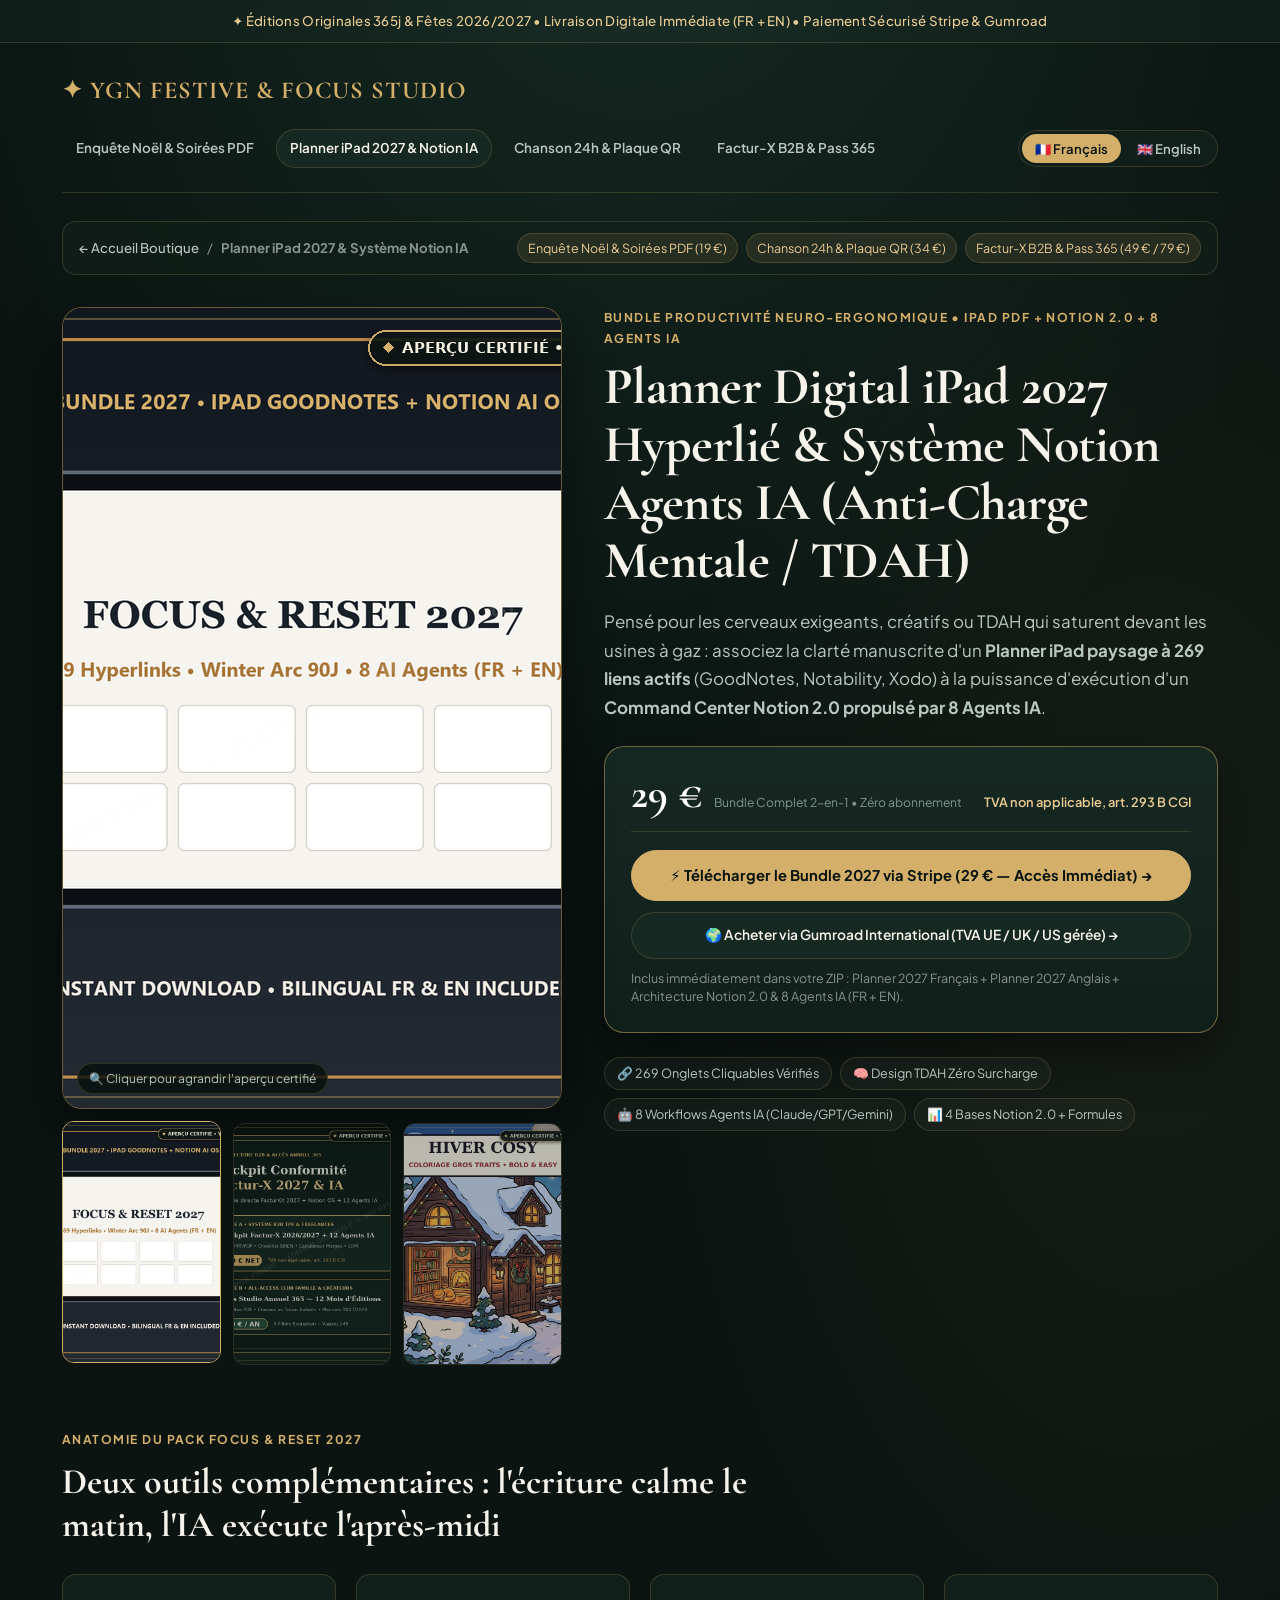
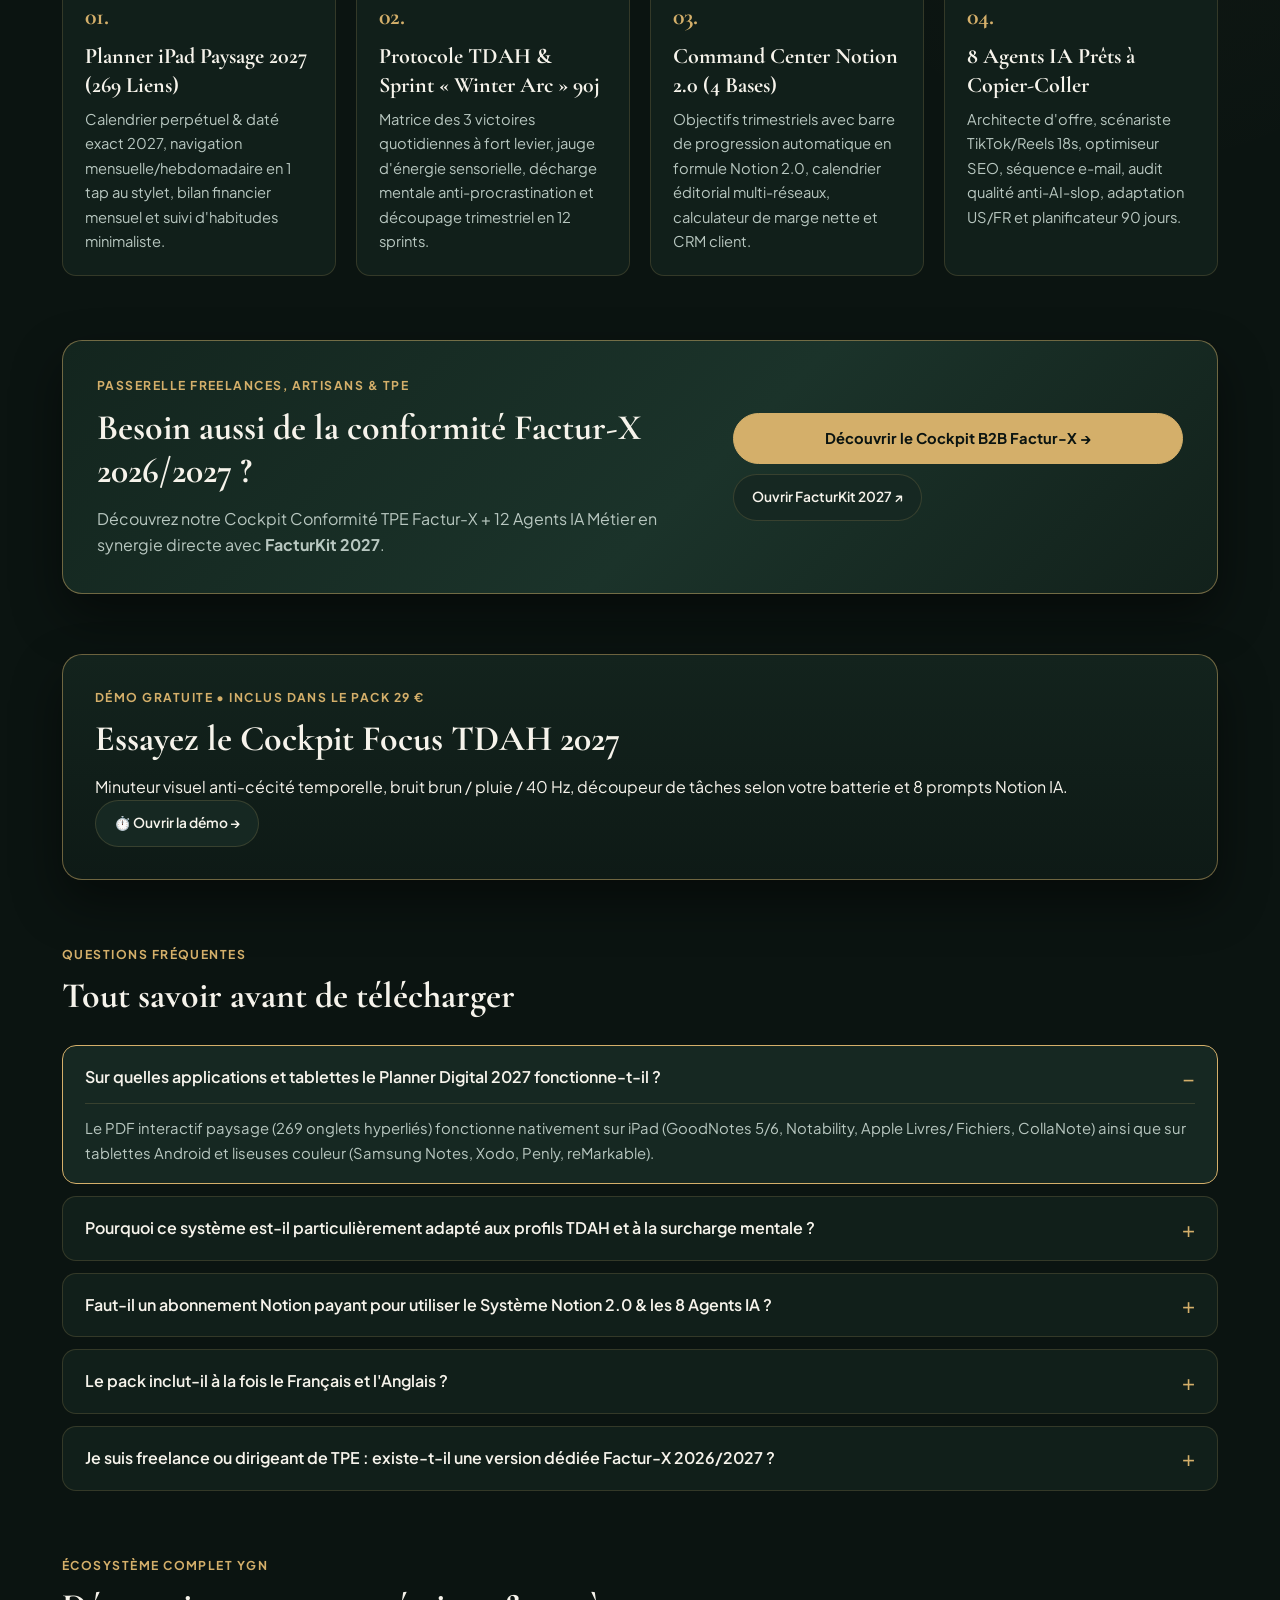
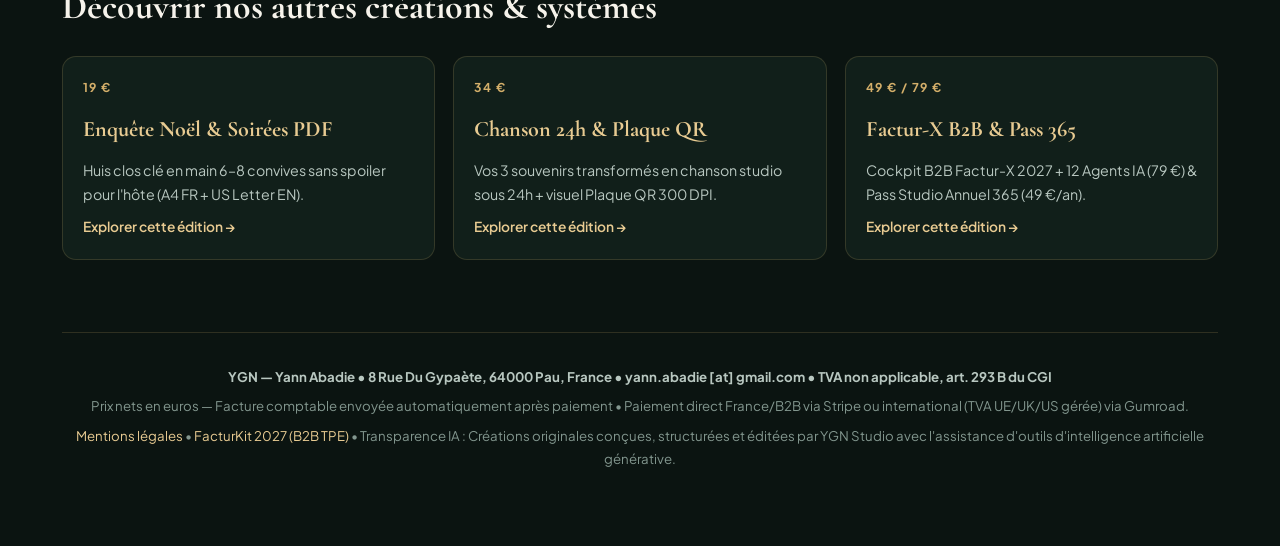
<file: planner-digital-ipad-2027-notion-ia-tdah.html>
<!DOCTYPE html>
<html lang="fr">
<head>
  <meta charset="UTF-8" />
  <meta name="viewport" content="width=device-width, initial-scale=1.0" />
  <title>Planner Digital iPad 2027 GoodNotes Hyperlié + Template Notion Agents IA | Anti-Charge Mentale &amp; TDAH</title>
  <meta name="description" content="Planner digital 2027 iPad GoodNotes hyperlié (269 onglets cliquables, ergonomie TDAH anti-charge mentale) + Template Notion 2.0 &amp; 8 Agents IA prêts à copier. FR + EN inclus." />
  <meta name="keywords" content="planner digital 2027 ipad goodnotes hyperlié, template notion agents ia, planner tdah anti charge mentale, 2027 hyperlinked digital planner ipad notion ai template" />
  <link rel="canonical" href="https://yannabadie.github.io/cozy-festive-studio-2026/planner-digital-ipad-2027-notion-ia-tdah.html" />
  <meta property="og:type" content="product" />
  <meta property="og:title" content="Pack Focus &amp; Reset 2027 — Planner Digital iPad Hyperlié + Système Notion &amp; 8 Agents IA" />
  <meta property="og:description" content="269 onglets cliquables GoodNotes/Notability + 4 bases relationnelles Notion 2.0 + 8 Agents IA métier pour reprendre le contrôle en 2027." />
  <meta property="og:url" content="https://yannabadie.github.io/cozy-festive-studio-2026/planner-digital-ipad-2027-notion-ia-tdah.html" />
  <meta property="og:image" content="https://yannabadie.github.io/cozy-festive-studio-2026/previews/planner_2027_preview_800.png" />
  <link rel="stylesheet" href="./studio_seo.css" />
  <script type="application/ld+json">
{
  "@context": "https://schema.org",
  "@type": "Product",
  "name": "Pack Focus & Reset 2027 — Planner Digital iPad GoodNotes Hyperlié + Template Notion & 8 Agents IA (TDAH / Anti-Charge Mentale)",
  "description": "Planner digital 2027 iPad GoodNotes hyperlié (269 onglets cliquables, ergonomie TDAH anti-charge mentale, Winter Arc 90j) + Système Notion 2.0 et 8 workflows d'Agents IA (FR + EN).",
  "image": [
    "https://yannabadie.github.io/cozy-festive-studio-2026/previews/planner_2027_preview_800.png"
  ],
  "sku": "YGN-PLANNER-NOTION-2027",
  "brand": {
    "@type": "Brand",
    "name": "YGN Festive & Focus Studio"
  },
  "offers": {
    "@type": "Offer",
    "url": "https://yannabadie.github.io/cozy-festive-studio-2026/planner-digital-ipad-2027-notion-ia-tdah.html",
    "price": "29.00",
    "priceCurrency": "EUR",
    "availability": "https://schema.org/InStock",
    "priceValidUntil": "2027-12-31",
    "seller": {
      "@type": "Organization",
      "name": "YGN — Yann Abadie"
    }
  }
}
  </script>
  <script type="application/ld+json">
{
  "@context": "https://schema.org",
  "@type": "FAQPage",
  "mainEntity": [
    {
      "@type": "Question",
      "name": "Sur quelles applications et tablettes le Planner Digital 2027 fonctionne-t-il ?",
      "acceptedAnswer": {
        "@type": "Answer",
        "text": "Le PDF interactif paysage (269 onglets hyperliés) fonctionne nativement sur iPad (GoodNotes 5/6, Notability, Apple Livres/ Fichiers, CollaNote) ainsi que sur tablettes Android et liseuses couleur (Samsung Notes, Xodo, Penly, reMarkable)."
      }
    },
    {
      "@type": "Question",
      "name": "Pourquoi ce système est-il particulièrement adapté aux profils TDAH et à la surcharge mentale ?",
      "acceptedAnswer": {
        "@type": "Answer",
        "text": "Contrairement aux agendas surchargés qui culpabilisent, chaque page limite volontairement le bruit visuel : règle des 3 priorités dopaminergiques par jour, sprint visuel 90 jours (Winter Arc), suivi d'énergie et pages de décharge mentale rapide."
      }
    },
    {
      "@type": "Question",
      "name": "Faut-il un abonnement Notion payant pour utiliser le Système Notion 2.0 & les 8 Agents IA ?",
      "acceptedAnswer": {
        "@type": "Answer",
        "text": "Non ! Toute l'architecture des 4 bases relationnelles et les formules Notion 2.0 fonctionnent sur un compte Notion 100 % gratuit, et les 8 prompts d'Agents IA sont utilisables dans Claude, ChatGPT ou Gemini."
      }
    },
    {
      "@type": "Question",
      "name": "Le pack inclut-il à la fois le Français et l'Anglais ?",
      "acceptedAnswer": {
        "@type": "Answer",
        "text": "Oui : votre archive ZIP inclut le Planner PDF 2027 en Français ET en Anglais, ainsi que le guide complet d'architecture Notion & Agents IA dans les deux langues."
      }
    },
    {
      "@type": "Question",
      "name": "Je suis freelance ou dirigeant de TPE : existe-t-il une version dédiée Factur-X 2026/2027 ?",
      "acceptedAnswer": {
        "@type": "Answer",
        "text": "Absolument ! Consultez notre page dédiée « Conformité Factur-X 2027 TPE & Pass Annuel » qui étend ce socle Notion à la réforme de la facturation électronique française avec 12 Agents IA métier et FacturKit 2027."
      }
    }
  ]
}
  </script>
</head>
<body>
  <div class="topbar">
    <span data-lang="fr">✦ Éditions Originales 365j &amp; Fêtes 2026/2027 • Livraison Digitale Immédiate (FR + EN) • Paiement Sécurisé Stripe &amp; Gumroad</span>
    <span data-lang="en">✦ Original 365d &amp; Holiday 2026/2027 Editions • Instant Digital Delivery (FR + EN Included) • Secure Stripe &amp; Gumroad Checkout</span>
  </div>

  <div class="container">
    <header class="site-header">
      <a id="brand-home-link" class="brand-link" href="./index.html">✦ YGN FESTIVE &amp; FOCUS STUDIO</a>
      <nav class="header-nav" aria-label="Collections principales">
        <a class="nav-link" href="./jeu-enquete-noel-murder-mystery-pdf.html"><span data-lang="fr">Enquête Noël & Soirées PDF</span><span data-lang="en">Murder Mystery Party PDF</span></a>
        <a class="nav-link current" href="./planner-digital-ipad-2027-notion-ia-tdah.html"><span data-lang="fr">Planner iPad 2027 & Notion IA</span><span data-lang="en">2027 iPad Planner & Notion AI</span></a>
        <a class="nav-link" href="./chanson-personnalisee-plaque-qr-code-cadeau.html"><span data-lang="fr">Chanson 24h & Plaque QR</span><span data-lang="en">Custom 24h Song & QR Plaque</span></a>
        <a class="nav-link" href="./conformite-facturx-2027-tpe-pass-annuel.html"><span data-lang="fr">Factur-X B2B & Pass 365</span><span data-lang="en">Factur-X B2B & 365 Pass</span></a>
      </nav>
      <div class="lang-switch" role="group" aria-label="Sélecteur de langue">
        <button id="btn-fr" type="button" class="active" onclick="setLang('fr')">🇫🇷 Français</button>
        <button id="btn-en" type="button" onclick="setLang('en')">🇬🇧 English</button>
      </div>
    </header>
    <nav class="breadcrumb-bar" aria-label="Fil d'Ariane">
      <div class="breadcrumb-trail">
        <a href="./index.html"><span data-lang="fr">← Accueil Boutique</span><span data-lang="en">← Storefront Home</span></a>
        <span>/</span>
        <strong><span data-lang="fr">Planner iPad 2027 & Système Notion IA</span><span data-lang="en">2027 Hyperlinked iPad Planner & Notion AI</span></strong>
      </div>
      <div class="sibling-pills">
        <a href="./jeu-enquete-noel-murder-mystery-pdf.html"><span data-lang="fr">Enquête Noël & Soirées PDF (19 €)</span><span data-lang="en">Murder Mystery Party PDF (19 €)</span></a>
        <a href="./chanson-personnalisee-plaque-qr-code-cadeau.html"><span data-lang="fr">Chanson 24h & Plaque QR (34 €)</span><span data-lang="en">Custom 24h Song & QR Plaque (34 €)</span></a>
        <a href="./conformite-facturx-2027-tpe-pass-annuel.html"><span data-lang="fr">Factur-X B2B & Pass 365 (49 € / 79 €)</span><span data-lang="en">Factur-X B2B & 365 Pass (49 € / 79 €)</span></a>
      </div>
    </nav>

    <main>
      <section class="product-hero">
        <div class="gallery-panel">
          <div id="planner-main-preview" class="main-preview-frame" onclick="openLightbox()">
            <img id="main-preview-img" src="previews/planner_2027_preview_800.png" alt="Planner digital 2027 iPad GoodNotes hyperlié et template Notion IA" width="800" height="800" />
            <span class="zoom-hint"><span data-lang="fr">🔍 Cliquer pour agrandir l'aperçu certifié</span><span data-lang="en">🔍 Click to inspect certified preview</span></span>
          </div>
          <div class="thumb-strip" role="group" aria-label="Galerie d'aperçus Planner 2027">
            <button id="thumb-planner-1" type="button" class="thumb-btn active" onclick="switchPreview(this, 'previews/planner_2027_preview_800.png', 'Pack Focus & Reset 2027 Planner iPad + Notion IA')">
              <img src="previews/planner_2027_preview_800.png" alt="Aperçu Planner Digital 2027" width="240" height="240" />
            </button>
            <button id="thumb-planner-2" type="button" class="thumb-btn" onclick="switchPreview(this, 'previews/b2b_facturkit_pass_preview_800.jpg', 'Architecture Notion & Agents IA Métier')">
              <img src="previews/b2b_facturkit_pass_preview_800.jpg" alt="Aperçu Système Notion & B2B" width="240" height="240" />
            </button>
            <button id="thumb-planner-3" type="button" class="thumb-btn" onclick="switchPreview(this, 'previews/kdp_hiver_cosy_preview_800.jpg', 'Décompression anti-charge mentale')">
              <img src="previews/kdp_hiver_cosy_preview_800.jpg" alt="Aperçu équilibre & détente" width="240" height="240" />
            </button>
          </div>
        </div>

        <div>
          <div class="eyebrow">
            <span data-lang="fr">Bundle Productivité Neuro-Ergonomique • iPad PDF + Notion 2.0 + 8 Agents IA</span>
            <span data-lang="en">Neuro-Ergonomic Productivity Bundle • Hyperlinked PDF + Notion 2.0 + 8 AI Agents</span>
          </div>
          <h1>
            <span data-lang="fr">Planner Digital iPad 2027 Hyperlié &amp; Système Notion Agents IA (Anti-Charge Mentale / TDAH)</span>
            <span data-lang="en">2027 Hyperlinked Digital iPad Planner &amp; Solo Operator Notion AI Template</span>
          </h1>
          <p class="lead">
            <span data-lang="fr">Pensé pour les cerveaux exigeants, créatifs ou TDAH qui saturent devant les usines à gaz : associez la clarté manuscrite d'un <strong>Planner iPad paysage à 269 liens actifs</strong> (GoodNotes, Notability, Xodo) à la puissance d'exécution d'un <strong>Command Center Notion 2.0 propulsé par 8 Agents IA</strong>.</span>
            <span data-lang="en">Built for founders, creatives, and ADHD minds tired of bloated productivity tools: pair the tactile calm of a <strong>269-tab landscape iPad Digital Planner</strong> (GoodNotes, Notability, Xodo) with a <strong>Notion 2.0 Command Center &amp; 8 ready-to-run AI Agent workflows</strong>.</span>
          </p>

          <div class="buy-box">
            <div class="buy-box-header">
              <div>
                <span class="buy-box-price">29 €</span>
                <span class="price-note" style="margin-left:8px;"><span data-lang="fr">Bundle Complet 2-en-1 • Zéro abonnement</span><span data-lang="en">Complete 2-in-1 Bundle • Zero subscription</span></span>
              </div>
              <span class="buy-box-tax">TVA non applicable, art. 293 B CGI</span>
            </div>
            <div class="checkout-stack">
              <a id="cta-stripe-planner" class="btn-primary checkout-planner" href="https://buy.stripe.com/00w5kCejOcyv3n54n72cg0a">
                <span data-lang="fr">⚡ Télécharger le Bundle 2027 via Stripe (29 € — Accès Immédiat) →</span>
                <span data-lang="en">⚡ Instant Stripe Checkout — Get 2027 Bundle (29 €) →</span>
              </a>
              <a id="cta-gumroad-planner" class="btn-secondary" href="https://yannabadi.gumroad.com/l/tfoxbx" target="_blank" rel="noopener">
                <span data-lang="fr">🌍 Acheter via Gumroad International (TVA UE / UK / US gérée) →</span>
                <span data-lang="en">🌍 International Checkout via Gumroad (Merchant of Record) →</span>
              </a>
            </div>
            <p class="mor-note">
              <span data-lang="fr">Inclus immédiatement dans votre ZIP : Planner 2027 Français + Planner 2027 Anglais + Architecture Notion 2.0 &amp; 8 Agents IA (FR + EN).</span>
              <span data-lang="en">Delivered instantly as a single ZIP archive containing both EN &amp; FR 2027 Hyperlinked PDFs plus full EN &amp; FR Notion 2.0 + AI Agent blueprints.</span>
            </p>
          </div>

          <div class="spec-chips">
            <span class="spec-chip"><span data-lang="fr">🔗 269 Onglets Cliquables Vérifiés</span><span data-lang="en">🔗 269 Verified Hyperlinks</span></span>
            <span class="spec-chip"><span data-lang="fr">🧠 Design TDAH Zéro Surcharge</span><span data-lang="en">🧠 ADHD-Friendly Low-Friction UI</span></span>
            <span class="spec-chip"><span data-lang="fr">🤖 8 Workflows Agents IA (Claude/GPT/Gemini)</span><span data-lang="en">🤖 8 AI Agent Prompts Included</span></span>
            <span class="spec-chip"><span data-lang="fr">📊 4 Bases Notion 2.0 + Formules</span><span data-lang="en">📊 4 Relational Notion 2.0 DBs</span></span>
          </div>
        </div>
      </section>

      <section class="section-block">
        <div class="section-header">
          <div class="eyebrow"><span data-lang="fr">Anatomie du Pack Focus &amp; Reset 2027</span><span data-lang="en">Inside the 2027 Focus &amp; Reset Architecture</span></div>
          <h2><span data-lang="fr">Deux outils complémentaires : l'écriture calme le matin, l'IA exécute l'après-midi</span><span data-lang="en">Handwritten Clarity in the Morning, AI Execution in the Afternoon</span></h2>
        </div>
        <div class="inside-grid">
          <article class="inside-item">
            <div class="inside-num">01.</div>
            <h3><span data-lang="fr">Planner iPad Paysage 2027 (269 Liens)</span><span data-lang="en">2027 Landscape iPad PDF (269 Links)</span></h3>
            <p><span data-lang="fr">Calendrier perpétuel &amp; daté exact 2027, navigation mensuelle/hebdomadaire en 1 tap au stylet, bilan financier mensuel et suivi d'habitudes minimaliste.</span><span data-lang="en">Exact 2027 dated index, instant 1-tap monthly and weekly stylus navigation, minimalist habit matrix, and personal cashflow ledger.</span></p>
          </article>
          <article class="inside-item">
            <div class="inside-num">02.</div>
            <h3><span data-lang="fr">Protocole TDAH &amp; Sprint « Winter Arc » 90j</span><span data-lang="en">ADHD Brain-Dump &amp; 90-Day Winter Arc</span></h3>
            <p><span data-lang="fr">Matrice des 3 victoires quotidiennes à fort levier, jauge d'énergie sensorielle, décharge mentale anti-procrastination et découpage trimestriel en 12 sprints.</span><span data-lang="en">Daily top-3 high-leverage wins, sensory battery check-in, clutter-free brain-dump buffer, and 12-week sprint roadmap.</span></p>
          </article>
          <article class="inside-item">
            <div class="inside-num">03.</div>
            <h3><span data-lang="fr">Command Center Notion 2.0 (4 Bases)</span><span data-lang="en">4-Database Relational Notion 2.0 OS</span></h3>
            <p><span data-lang="fr">Objectifs trimestriels avec barre de progression automatique en formule Notion 2.0, calendrier éditorial multi-réseaux, calculateur de marge nette et CRM client.</span><span data-lang="en">Quarterly OKRs with automated visual progress bars, multi-channel content pipeline, net margin calculator formula, and client order CRM.</span></p>
          </article>
          <article class="inside-item">
            <div class="inside-num">04.</div>
            <h3><span data-lang="fr">8 Agents IA Prêts à Copier-Coller</span><span data-lang="en">8 Copy-Paste AI Agent Workflows</span></h3>
            <p><span data-lang="fr">Architecte d'offre, scénariste TikTok/Reels 18s, optimiseur SEO, séquence e-mail, audit qualité anti-AI-slop, adaptation US/FR et planificateur 90 jours.</span><span data-lang="en">Offer architect, 18s short-video scriptwriter, SEO optimizer, 3-email launch writer, anti-slop quality auditor, US/FR transcreator &amp; 90-day sprint planner.</span></p>
          </article>
        </div>
      </section>

      <section class="b2b-banner">
        <div>
          <div class="eyebrow"><span data-lang="fr">Passerelle Freelances, Artisans &amp; TPE</span><span data-lang="en">For French Freelancers &amp; Small Businesses</span></div>
          <h2><span data-lang="fr">Besoin aussi de la conformité Factur-X 2026/2027 ?</span><span data-lang="en">Need French Factur-X 2026/2027 E-Invoicing Readiness Too?</span></h2>
          <p style="color:var(--text-soft);">
            <span data-lang="fr">Découvrez notre Cockpit Conformité TPE Factur-X + 12 Agents IA Métier en synergie directe avec <strong>FacturKit 2027</strong>.</span>
            <span data-lang="en">Explore our B2B Factur-X Compliance Cockpit + 12 Business AI Agents built in direct synergy with <strong>FacturKit 2027</strong>.</span>
          </p>
        </div>
        <div class="btn-row">
          <a class="btn-primary" href="./conformite-facturx-2027-tpe-pass-annuel.html">
            <span data-lang="fr">Découvrir le Cockpit B2B Factur-X →</span>
            <span data-lang="en">Explore B2B Factur-X Hub →</span>
          </a>
          <a class="btn-secondary" href="https://yannabadie.github.io/facturkit-2027/" target="_blank" rel="noopener">
            <span data-lang="fr">Ouvrir FacturKit 2027 ↗</span>
            <span data-lang="en">Open FacturKit 2027 ↗</span>
          </a>
        </div>
      </section>


      <section id="demo-focus-companion" class="section-block" aria-label="Démo interactive gratuite">
        <div class="configurator-card">
          <div class="eyebrow"><span data-lang="fr">Démo gratuite • Inclus dans le pack 29 €</span><span data-lang="en">Free demo • Included in the 29 € pack</span></div>
          <h2><span data-lang="fr">Essayez le Cockpit Focus TDAH 2027</span><span data-lang="en">Try the ADHD Focus Cockpit 2027</span></h2>
          <p><span data-lang="fr">Minuteur visuel anti-cécité temporelle, bruit brun / pluie / 40 Hz, découpeur de tâches selon votre batterie et 8 prompts Notion IA.</span><span data-lang="en">Visual time-blindness timer, brown noise / rain / 40 Hz, battery-based task splitter and 8 Notion AI prompts.</span></p>
          <div class="btn-row"><a id="btn-open-focus-companion" class="btn-secondary" href="./compagnon-focus-tdah-2027.html"><span data-lang="fr">⏱️ Ouvrir la démo →</span><span data-lang="en">⏱️ Open the demo →</span></a></div>
        </div>
      </section>
    <section class="section-block" aria-labelledby="faq-planner-heading">
      <div class="section-header">
        <div class="eyebrow"><span data-lang="fr">Questions Fréquentes</span><span data-lang="en">Frequently Asked Questions</span></div>
        <h2 id="faq-planner-heading"><span data-lang="fr">Tout savoir avant de télécharger</span><span data-lang="en">Everything You Need to Know</span></h2>
      </div>
      <div class="faq-list">
        <details id="faq-planner-q1" class="faq-item" open>
          <summary>
            <span data-lang="fr">Sur quelles applications et tablettes le Planner Digital 2027 fonctionne-t-il ?</span>
            <span data-lang="en">Which apps and tablets support the 2027 Hyperlinked Digital Planner?</span>
          </summary>
          <div class="faq-answer">
            <p data-lang="fr">Le PDF interactif paysage (269 onglets hyperliés) fonctionne nativement sur iPad (GoodNotes 5/6, Notability, Apple Livres/ Fichiers, CollaNote) ainsi que sur tablettes Android et liseuses couleur (Samsung Notes, Xodo, Penly, reMarkable).</p>
            <p data-lang="en">The landscape interactive PDF (269 clickable tabs) works seamlessly on iPad (GoodNotes 5/6, Notability, CollaNote, Apple Books) as well as Android tablets (Samsung Notes, Penly, Xodo) and reMarkable.</p>
          </div>
        </details>
        <details id="faq-planner-q2" class="faq-item">
          <summary>
            <span data-lang="fr">Pourquoi ce système est-il particulièrement adapté aux profils TDAH et à la surcharge mentale ?</span>
            <span data-lang="en">How is this planner engineered for ADHD focus and mental load relief?</span>
          </summary>
          <div class="faq-answer">
            <p data-lang="fr">Contrairement aux agendas surchargés qui culpabilisent, chaque page limite volontairement le bruit visuel : règle des 3 priorités dopaminergiques par jour, sprint visuel 90 jours (Winter Arc), suivi d'énergie et pages de décharge mentale rapide.</p>
            <p data-lang="en">Instead of overwhelming hourly grids that trigger guilt, our layout uses low-friction visual hierarchy: top-3 dopamine daily wins, energy-level check-ins, brain-dump buffers, and 90-day Winter Arc sprint milestones.</p>
          </div>
        </details>
        <details id="faq-planner-q3" class="faq-item">
          <summary>
            <span data-lang="fr">Faut-il un abonnement Notion payant pour utiliser le Système Notion 2.0 & les 8 Agents IA ?</span>
            <span data-lang="en">Do I need a paid Notion subscription to use the Notion OS & 8 AI Agents?</span>
          </summary>
          <div class="faq-answer">
            <p data-lang="fr">Non ! Toute l'architecture des 4 bases relationnelles et les formules Notion 2.0 fonctionnent sur un compte Notion 100 % gratuit, et les 8 prompts d'Agents IA sont utilisables dans Claude, ChatGPT ou Gemini.</p>
            <p data-lang="en">No! All 4 relational databases and Notion 2.0 formulas run on a free Notion account, and the 8 structured AI Agent workflows work cleanly inside ChatGPT, Claude, or Gemini.</p>
          </div>
        </details>
        <details id="faq-planner-q4" class="faq-item">
          <summary>
            <span data-lang="fr">Le pack inclut-il à la fois le Français et l'Anglais ?</span>
            <span data-lang="en">Are both French and English versions included in the 29 € bundle?</span>
          </summary>
          <div class="faq-answer">
            <p data-lang="fr">Oui : votre archive ZIP inclut le Planner PDF 2027 en Français ET en Anglais, ainsi que le guide complet d'architecture Notion & Agents IA dans les deux langues.</p>
            <p data-lang="en">Yes—your instant download ZIP includes both the English and French 2027 Hyperlinked iPad Planners plus both language editions of the Notion AI System.</p>
          </div>
        </details>
        <details id="faq-planner-q5" class="faq-item">
          <summary>
            <span data-lang="fr">Je suis freelance ou dirigeant de TPE : existe-t-il une version dédiée Factur-X 2026/2027 ?</span>
            <span data-lang="en">I run a small business in France—do you offer a Factur-X 2026/2027 compliance edition?</span>
          </summary>
          <div class="faq-answer">
            <p data-lang="fr">Absolument ! Consultez notre page dédiée « Conformité Factur-X 2027 TPE & Pass Annuel » qui étend ce socle Notion à la réforme de la facturation électronique française avec 12 Agents IA métier et FacturKit 2027.</p>
            <p data-lang="en">Yes! Check out our dedicated B2B Factur-X 2027 Cockpit hub, which pairs relational Notion workflows with French e-invoicing readiness and FacturKit 2027.</p>
          </div>
        </details>
      </div>
    </section>
    <section class="section-block">
      <div class="section-header">
        <div class="eyebrow"><span data-lang="fr">Écosystème Complet YGN</span><span data-lang="en">Complete YGN Studio Collection</span></div>
        <h2><span data-lang="fr">Découvrir nos autres créations &amp; systèmes</span><span data-lang="en">Explore Our Sibling Editions &amp; Systems</span></h2>
      </div>
      <div class="cross-grid">
        <article class="cross-card">
          <div class="eyebrow">19 €</div>
          <h3>
            <a href="./jeu-enquete-noel-murder-mystery-pdf.html">
              <span data-lang="fr">Enquête Noël & Soirées PDF</span>
              <span data-lang="en">Murder Mystery Party PDF</span>
            </a>
          </h3>
          <p style="font-size:0.89rem;color:var(--text-soft);flex-grow:1;">
            <span data-lang="fr">Huis clos clé en main 6–8 convives sans spoiler pour l'hôte (A4 FR + US Letter EN).</span>
            <span data-lang="en">Turnkey 6–8 player manor mystery party kit—spoiler-free so the host plays too (FR + EN).</span>
          </p>
          <a class="card-detail-link" href="./jeu-enquete-noel-murder-mystery-pdf.html">
            <span data-lang="fr">Explorer cette édition →</span>
            <span data-lang="en">Explore this edition →</span>
          </a>
        </article>
        <article class="cross-card">
          <div class="eyebrow">34 €</div>
          <h3>
            <a href="./chanson-personnalisee-plaque-qr-code-cadeau.html">
              <span data-lang="fr">Chanson 24h & Plaque QR</span>
              <span data-lang="en">Custom 24h Song & QR Plaque</span>
            </a>
          </h3>
          <p style="font-size:0.89rem;color:var(--text-soft);flex-grow:1;">
            <span data-lang="fr">Vos 3 souvenirs transformés en chanson studio sous 24h + visuel Plaque QR 300 DPI.</span>
            <span data-lang="en">Your 3 real memories crafted into a 24h custom studio song + 300 DPI QR plaque.</span>
          </p>
          <a class="card-detail-link" href="./chanson-personnalisee-plaque-qr-code-cadeau.html">
            <span data-lang="fr">Explorer cette édition →</span>
            <span data-lang="en">Explore this edition →</span>
          </a>
        </article>
        <article class="cross-card">
          <div class="eyebrow">49 € / 79 €</div>
          <h3>
            <a href="./conformite-facturx-2027-tpe-pass-annuel.html">
              <span data-lang="fr">Factur-X B2B & Pass 365</span>
              <span data-lang="en">Factur-X B2B & 365 Pass</span>
            </a>
          </h3>
          <p style="font-size:0.89rem;color:var(--text-soft);flex-grow:1;">
            <span data-lang="fr">Cockpit B2B Factur-X 2027 + 12 Agents IA (79 €) & Pass Studio Annuel 365 (49 €/an).</span>
            <span data-lang="en">B2B Factur-X 2027 Compliance Cockpit + 12 AI Agents (79 €) & 365 Annual Pass (49 €/yr).</span>
          </p>
          <a class="card-detail-link" href="./conformite-facturx-2027-tpe-pass-annuel.html">
            <span data-lang="fr">Explorer cette édition →</span>
            <span data-lang="en">Explore this edition →</span>
          </a>
        </article>
      </div>
    </section>
    </main>

    <footer class="site-footer">
      <p><strong>YGN — Yann Abadie • 8 Rue Du Gypaète, 64000 Pau, France • yann.abadie [at] gmail.com • TVA non applicable, art. 293 B du CGI</strong></p>
      <p style="margin-top:6px;">
        <span data-lang="fr">Prix nets en euros — Facture comptable envoyée automatiquement après paiement • Paiement direct France/B2B via Stripe ou international (TVA UE/UK/US gérée) via Gumroad.</span>
        <span data-lang="en">Net prices in EUR (VAT not applicable, art. 293 B of the French Tax Code) — Automatic accounting invoice • Direct checkout via Stripe or international Merchant-of-Record tax handling via Gumroad.</span>
      </p>
      <p style="margin-top:6px;">
        <a href="https://yannabadie.github.io/ygn-guide-ia-locale/mentions-legales.html" target="_blank" rel="noopener">Mentions légales</a> •
        <a href="https://yannabadie.github.io/facturkit-2027/" target="_blank" rel="noopener">FacturKit 2027 (B2B TPE)</a> •
        <span data-lang="fr">Transparence IA : Créations originales conçues, structurées et éditées par YGN Studio avec l'assistance d'outils d'intelligence artificielle générative.</span>
        <span data-lang="en">AI Transparency Disclosure: Original creations authored, structured, and edited by YGN Studio with the assistance of generative AI tools.</span>
      </p>
    </footer>
  </div>

  <div id="studio-lightbox" class="lightbox-backdrop" onclick="closeLightbox()">
    <div class="lightbox-content" onclick="event.stopPropagation()">
      <button id="lightbox-close-btn" type="button" class="lightbox-close" onclick="closeLightbox()">✕ Fermer / Close</button>
      <img id="lightbox-img" src="previews/murder_mystery_preview_800.jpg" alt="Aperçu certifié haute définition YGN Studio" />
    </div>
  </div>
  <script src="./studio_seo.js"></script>
</body>
</html>
</file>
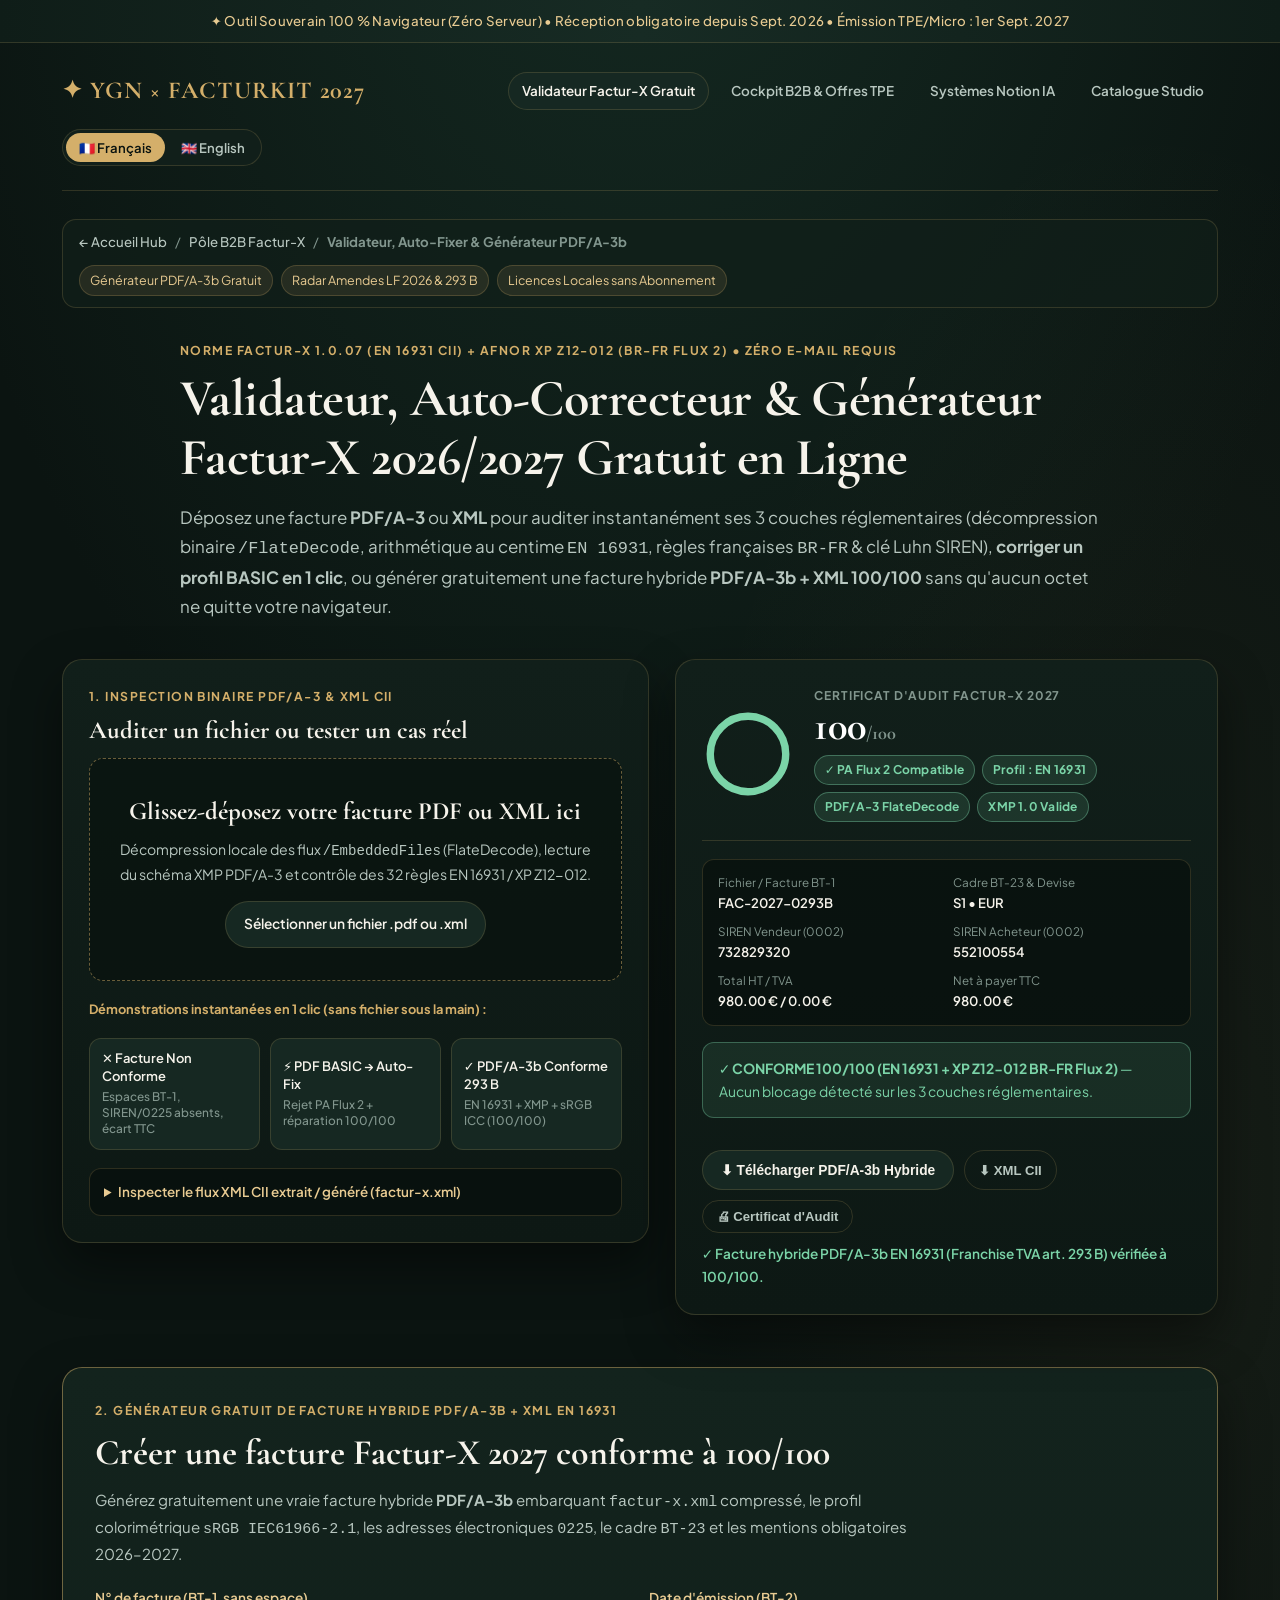
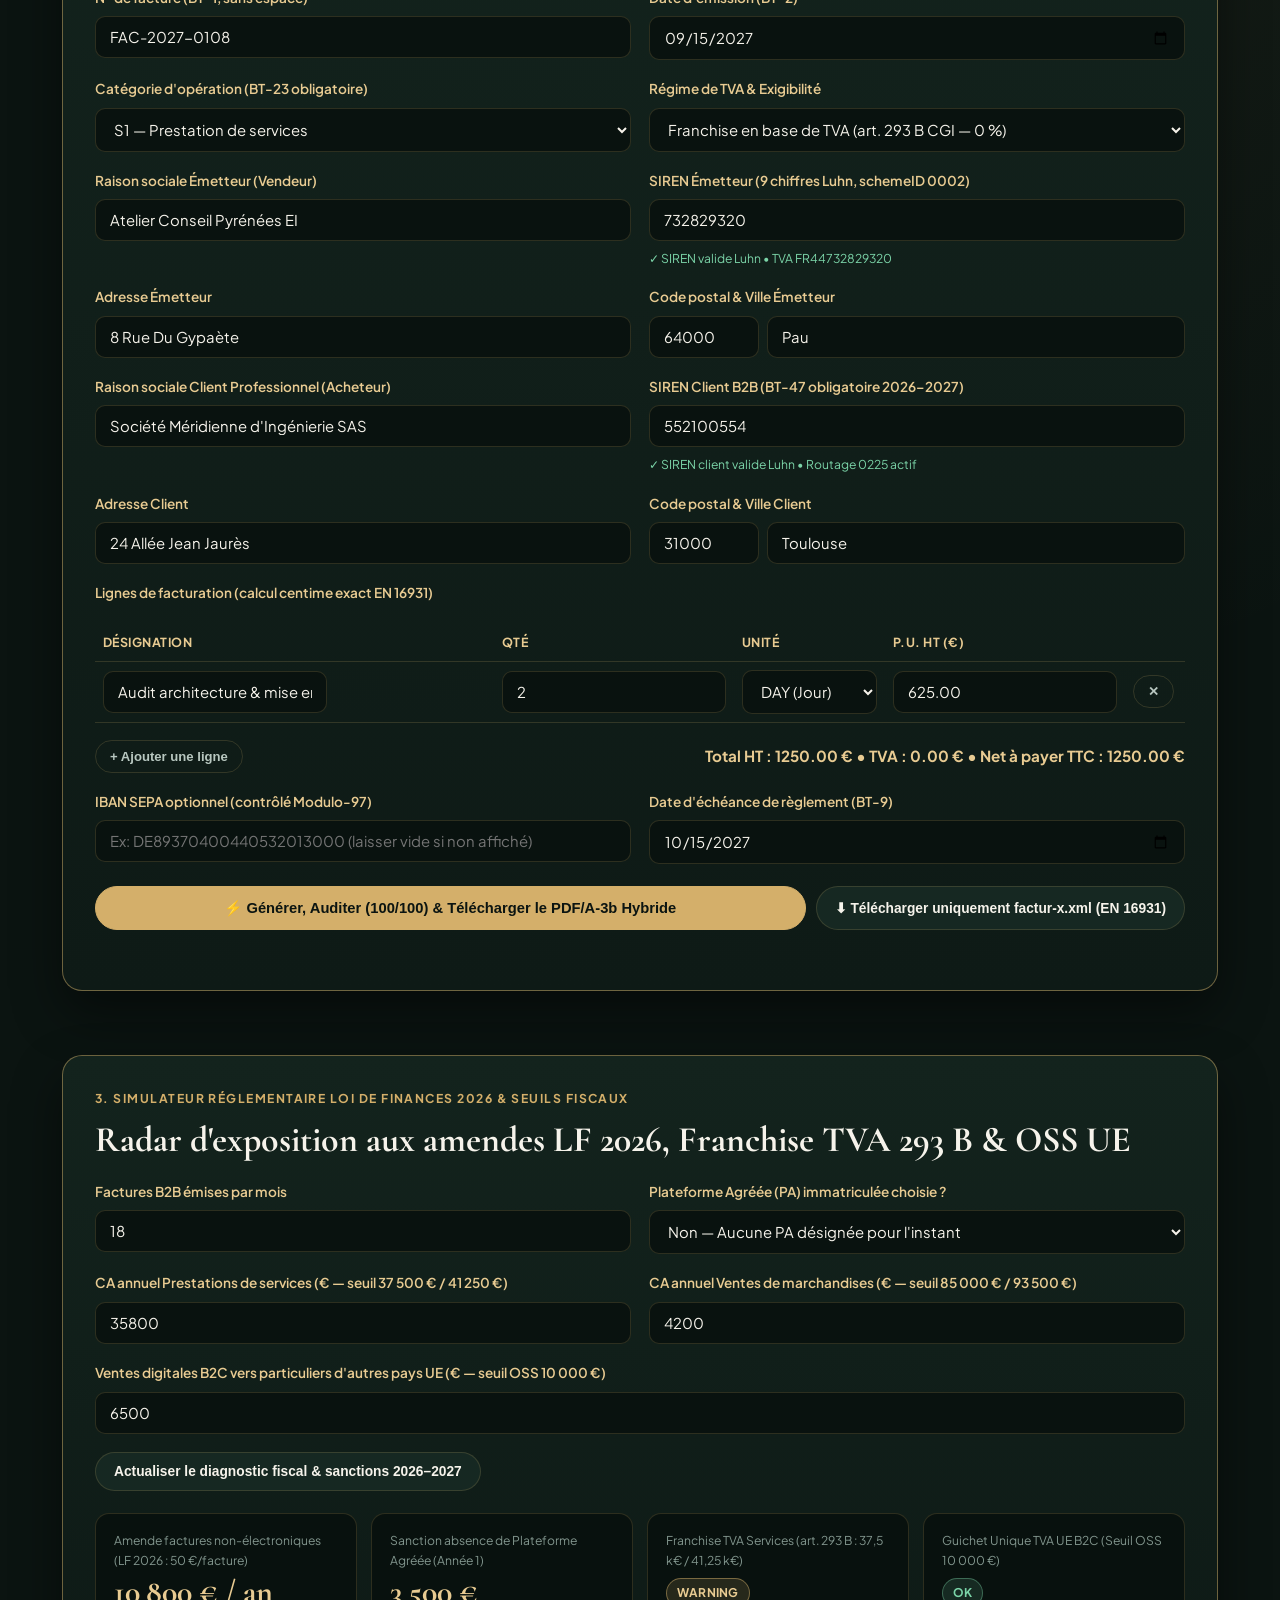
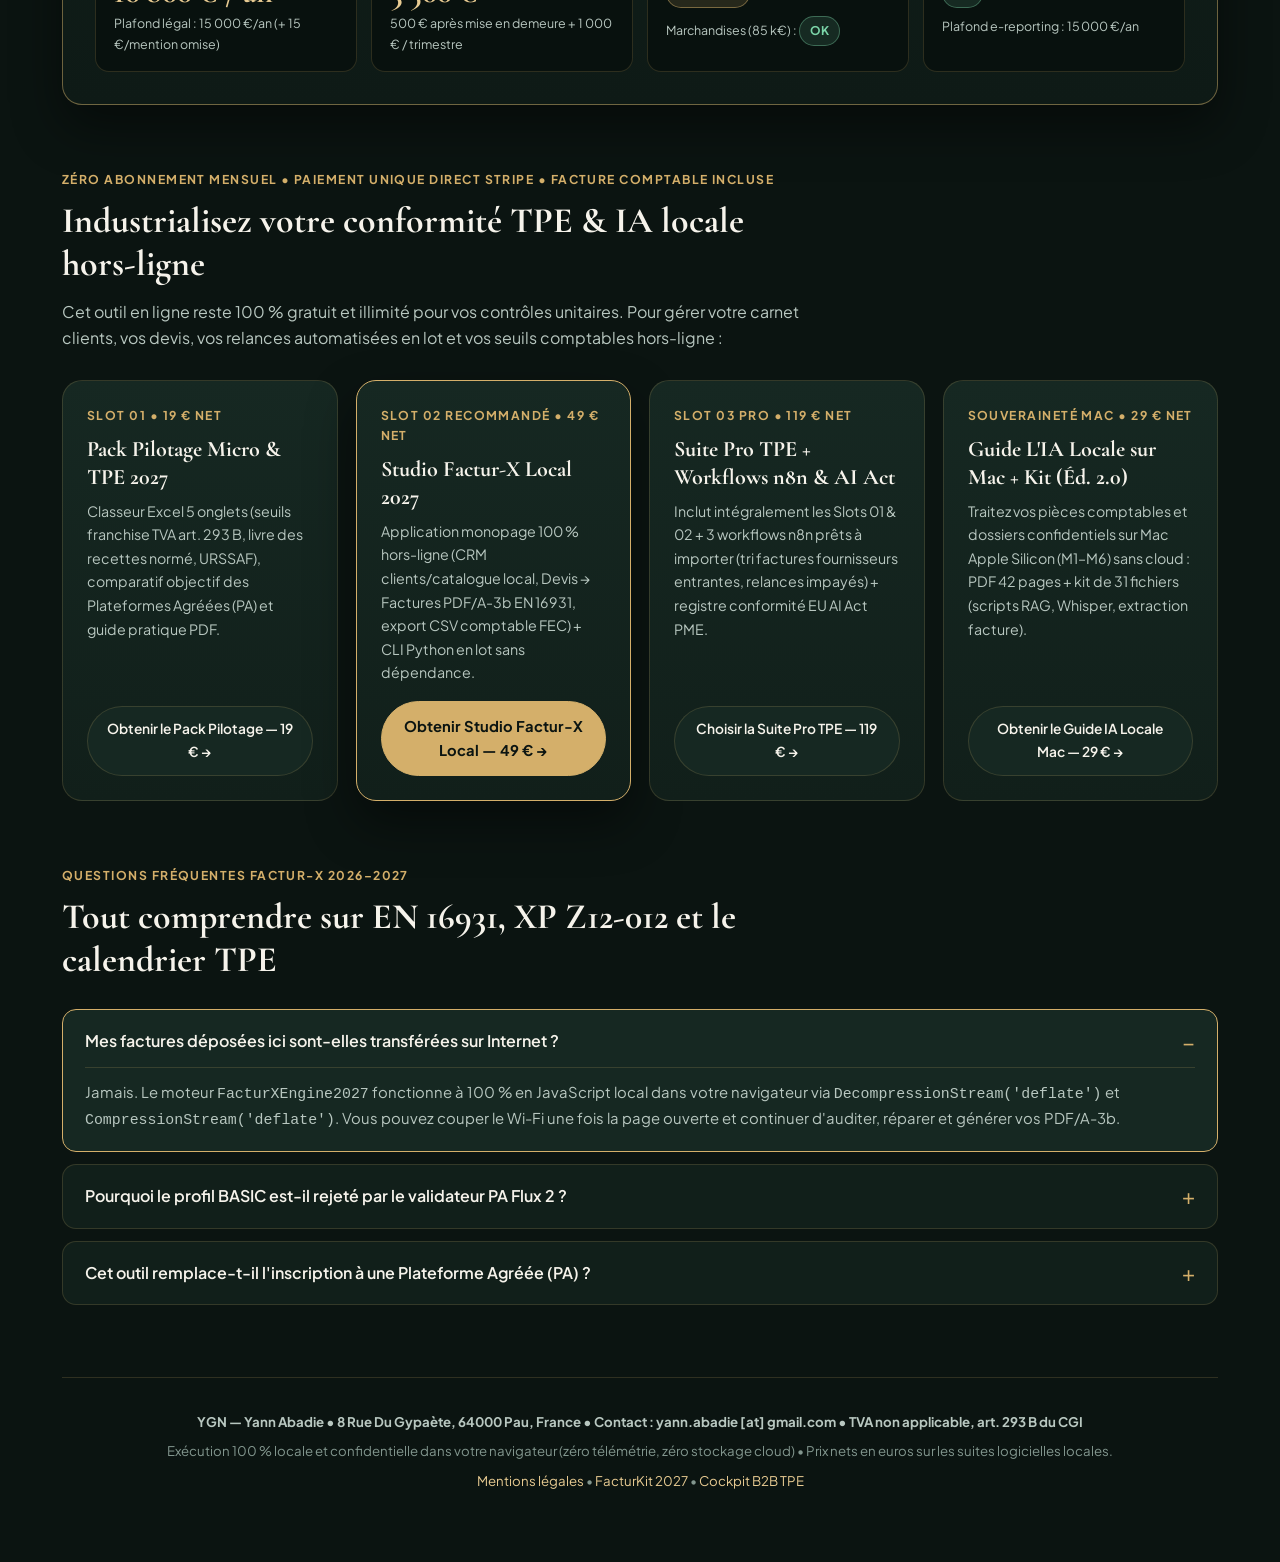
<file: validateur-factur-x-gratuit-2026-2027.html>
<!DOCTYPE html>
<html lang="fr">
<head>
  <meta charset="UTF-8" />
  <meta name="viewport" content="width=device-width, initial-scale=1.0" />
  <title>Validateur, Auto-Correcteur &amp; Générateur Factur-X 2026/2027 Gratuit (EN 16931 + BR-FR) | YGN × FacturKit</title>
  <meta name="description" content="Outil web gratuit 100 % local (zéro envoi serveur) : validez vos factures PDF/A-3 et XML Factur-X 1.0.07 (EN 16931 + AFNOR XP Z12-012 BR-FR Flux 2), corrigez automatiquement un profil BASIC, générez un PDF/A-3b conforme et calculez vos risques LF 2026 / TVA 293 B." />
  <meta name="keywords" content="validateur factur-x gratuit, générateur factur-x en ligne gratuit, en 16931 xp z12-012 br-fr, auto-fix factur-x basic vers en 16931, facturation électronique 2026 2027 micro-entreprise tpe" />
  <link rel="canonical" href="https://yannabadie.github.io/cozy-festive-studio-2026/validateur-factur-x-gratuit-2026-2027.html" />
  <meta property="og:type" content="website" />
  <meta property="og:title" content="Validateur &amp; Générateur Factur-X 2026/2027 Gratuit (100 % Navigateur — EN 16931 / BR-FR)" />
  <meta property="og:description" content="Audit PDF/A-3 FlateDecode, validation 3 couches EN 16931 + XP Z12-012, auto-correction en 1 clic, générateur PDF/A-3b hybride et radar fiscal LF 2026." />
  <meta property="og:url" content="https://yannabadie.github.io/cozy-festive-studio-2026/validateur-factur-x-gratuit-2026-2027.html" />
  <meta property="og:image" content="https://yannabadie.github.io/cozy-festive-studio-2026/previews/b2b_facturkit_pass_preview_800.jpg" />
  <link rel="stylesheet" href="./studio_seo.css" />
  <script type="application/ld+json">
{
  "@context": "https://schema.org",
  "@type": "SoftwareApplication",
  "name": "Validateur, Auto-Correcteur & Générateur Factur-X 2026/2027 (EN 16931 + XP Z12-012)",
  "applicationCategory": "BusinessApplication",
  "operatingSystem": "All (100% Client-Side Web Browser)",
  "url": "https://yannabadie.github.io/cozy-festive-studio-2026/validateur-factur-x-gratuit-2026-2027.html",
  "description": "Extracteur PDF/A-3 FlateDecode, validateur Factur-X 1.0.07 EN 16931 et AFNOR XP Z12-012 (BR-FR Flux 2), auto-correcteur 1 clic, générateur PDF/A-3b hybride et simulateur d'amendes LF 2026 / franchise TVA art. 293 B.",
  "offers": {
    "@type": "Offer",
    "price": "0.00",
    "priceCurrency": "EUR"
  },
  "author": {
    "@type": "Organization",
    "name": "YGN — FacturKit 2027"
  }
}
  </script>
  <script type="application/ld+json">
{
  "@context": "https://schema.org",
  "@type": "Product",
  "name": "Studio Factur-X Local 2027 — Logiciel B2B Hors-Ligne Sans Abonnement (EN 16931 / PDF-A3b)",
  "description": "Suite logicielle locale et confidentielle pour TPE, micro-entrepreneurs et cabinets : Studio Web hors-ligne monopage, CLI Python en lot, générateur devis/factures hybrides PDF/A-3b EN 16931 et contrôle Luhn SIREN / BR-FR.",
  "image": [
    "https://yannabadie.github.io/cozy-festive-studio-2026/previews/b2b_facturkit_pass_preview_800.jpg"
  ],
  "sku": "FK27-S02-STUDIO",
  "brand": {
    "@type": "Brand",
    "name": "YGN — FacturKit 2027"
  },
  "offers": {
    "@type": "Offer",
    "url": "https://buy.stripe.com/4gMcN40sY41Zf5N1aV2cg06",
    "price": "49.00",
    "priceCurrency": "EUR",
    "availability": "https://schema.org/InStock",
    "priceValidUntil": "2027-12-31",
    "seller": {
      "@type": "Organization",
      "name": "YGN — Yann Abadie"
    }
  }
}
  </script>
  <script type="application/ld+json">
{
  "@context": "https://schema.org",
  "@type": "FAQPage",
  "mainEntity": [
    {
      "@type": "Question",
      "name": "Mes factures PDF ou XML sont-elles envoyées sur un serveur lors de l'audit ?",
      "acceptedAnswer": {
        "@type": "Answer",
        "text": "Non. L'extraction du flux FlateDecode PDF/A-3, l'analyse XML CII D16B, l'auto-correction EN 16931 et la génération PDF/A-3b s'exécutent intégralement dans la mémoire locale de votre navigateur via les API Web Streams natives. Aucune donnée fiscale ou client ne quitte votre poste."
      }
    },
    {
      "@type": "Question",
      "name": "Pourquoi une facture Factur-X au profil MINIMUM ou BASIC est-elle signalée comme rejetée en Flux 2 ?",
      "acceptedAnswer": {
        "@type": "Answer",
        "text": "Dans le cadre de la réforme française 2026-2027 (norme AFNOR XP Z12-012), le socle cible exigé par les Plateformes Agréées (PA) pour l'échange inter-entreprises en Flux 2 est le profil EN 16931 (ou EXTENDED), incluant le cadre BT-23, les adresses électroniques schemeID 0225 et les notes codifiées PMD/PMT/AAB."
      }
    },
    {
      "@type": "Question",
      "name": "Quelles sont les sanctions prévues par la Loi de Finances 2026 en cas de non-conformité ?",
      "acceptedAnswer": {
        "@type": "Answer",
        "text": "L'article 1737 II du CGI prévoit une amende de 50 € par facture non émise au format électronique structuré (plafonnée à 15 000 € par an), 15 € par mention obligatoire manquante ou inexacte, ainsi qu'une pénalité d'absence de désignation de Plateforme Agréée (500 € après mise en demeure puis 1 000 € par trimestre)."
      }
    },
    {
      "@type": "Question",
      "name": "Comment fonctionne la Franchise en base de TVA (art. 293 B du CGI) dans un XML EN 16931 ?",
      "acceptedAnswer": {
        "@type": "Answer",
        "text": "Une facture en franchise de TVA doit déclarer un code catégorie TVA 'E' à 0.00 %, le code motif officiel 'VATEX-FR-FRANCHISE', la mention 'TVA non applicable, art. 293 B du CGI' et un identifiant fiscal vendeur SpecifiedTaxRegistration avec schemeID='FC' (SIREN) ou 'VA'."
      }
    }
  ]
}
  </script>
  <style>
    .fx-hero {
      max-width: 920px;
      margin: 0 auto 38px;
      text-align: left;
    }
    .fx-workspace-tabs {
      display: flex;
      gap: 10px;
      flex-wrap: wrap;
      margin-bottom: 24px;
      padding-bottom: 14px;
      border-bottom: 1px solid var(--border-subtle);
    }
    .fx-tab-btn {
      background: var(--surface-1);
      color: var(--text-soft);
      border: 1px solid var(--border-subtle);
      border-radius: var(--radius-pill);
      padding: 10px 18px;
      font-family: inherit;
      font-size: 0.88rem;
      font-weight: 600;
      cursor: pointer;
      transition: background 0.18s ease, color 0.18s ease, border-color 0.18s ease;
    }
    .fx-tab-btn:hover {
      color: var(--text-main);
      border-color: var(--border-strong);
    }
    .fx-tab-btn.active {
      background: var(--gold);
      color: #08110e;
      border-color: var(--gold);
    }
    .fx-audit-layout {
      display: grid;
      grid-template-columns: 1.08fr 1fr;
      gap: 26px;
      align-items: start;
      margin-bottom: 52px;
    }
    .fx-panel {
      background: linear-gradient(180deg, var(--surface-1) 0%, #0d1814 100%);
      border: 1px solid var(--border-subtle);
      border-radius: var(--radius-lg);
      padding: 26px;
      box-shadow: var(--shadow-elevated);
    }
    .fx-dropzone {
      border: 1.5px dashed var(--border-strong);
      border-radius: var(--radius-md);
      background: rgba(9, 18, 15, 0.72);
      padding: 32px 22px;
      text-align: center;
      cursor: pointer;
      transition: background 0.2s ease, border-color 0.2s ease, transform 0.18s ease;
    }
    .fx-dropzone:hover,
    .fx-dropzone.dragover {
      background: rgba(28, 50, 42, 0.68);
      border-color: var(--gold-bright);
      transform: translateY(-1px);
    }
    .fx-dropzone-title {
      font-family: 'Cormorant Garamond', Georgia, serif;
      font-size: 1.55rem;
      font-weight: 700;
      color: var(--text-main);
      margin-bottom: 6px;
    }
    .fx-dropzone-sub {
      font-size: 0.88rem;
      color: var(--text-soft);
      max-width: 480px;
      margin: 0 auto 14px;
    }
    .fx-demo-bar {
      display: grid;
      grid-template-columns: repeat(3, 1fr);
      gap: 10px;
      margin-top: 18px;
    }
    .fx-demo-btn {
      background: var(--surface-2);
      color: var(--text-main);
      border: 1px solid var(--border-subtle);
      border-radius: 12px;
      padding: 11px 12px;
      font-family: inherit;
      font-size: 0.81rem;
      font-weight: 600;
      text-align: left;
      cursor: pointer;
      line-height: 1.38;
      transition: border-color 0.18s ease, background 0.18s ease, transform 0.18s ease;
    }
    .fx-demo-btn:hover {
      border-color: var(--gold);
      background: var(--surface-3);
      transform: translateY(-1px);
    }
    .fx-demo-btn small {
      display: block;
      color: var(--text-muted);
      font-weight: 500;
      margin-top: 3px;
      font-size: 0.74rem;
    }
    .fx-score-header {
      display: flex;
      align-items: center;
      gap: 20px;
      padding-bottom: 18px;
      margin-bottom: 18px;
      border-bottom: 1px solid var(--border-subtle);
    }
    .fx-gauge {
      width: 92px;
      height: 92px;
      flex-shrink: 0;
    }
    .fx-gauge-bg {
      fill: none;
      stroke: rgba(255, 255, 255, 0.08);
      stroke-width: 8;
    }
    .fx-gauge-fg {
      fill: none;
      stroke: var(--gold);
      stroke-width: 8;
      stroke-linecap: round;
      transform: rotate(-90deg);
      transform-origin: 50% 50%;
      transition: stroke-dashoffset 0.35s ease, stroke 0.25s ease;
    }
    .fx-score-big {
      font-family: 'Cormorant Garamond', Georgia, serif;
      font-size: 2.55rem;
      font-weight: 700;
      line-height: 1;
      color: #fff;
    }
    .fx-badge-row {
      display: flex;
      flex-wrap: wrap;
      gap: 7px;
      margin-top: 8px;
    }
    .fx-pill {
      display: inline-flex;
      align-items: center;
      padding: 4px 10px;
      border-radius: var(--radius-pill);
      font-size: 0.75rem;
      font-weight: 700;
      letter-spacing: 0.02em;
      border: 1px solid var(--border-subtle);
      background: var(--surface-2);
      color: var(--text-soft);
    }
    .fx-pill.ok {
      background: rgba(123, 212, 168, 0.13);
      color: var(--success);
      border-color: rgba(123, 212, 168, 0.38);
    }
    .fx-pill.err {
      background: rgba(240, 140, 140, 0.13);
      color: var(--danger);
      border-color: rgba(240, 140, 140, 0.38);
    }
    .fx-pill.warn {
      background: rgba(212, 175, 106, 0.15);
      color: var(--gold-bright);
      border-color: var(--border-strong);
    }
    .fx-summary-kv {
      display: grid;
      grid-template-columns: repeat(2, 1fr);
      gap: 8px 14px;
      background: rgba(7, 14, 12, 0.65);
      border: 1px solid var(--border-subtle);
      border-radius: 12px;
      padding: 13px 15px;
      margin-bottom: 16px;
      font-size: 0.82rem;
    }
    .fx-summary-kv div span {
      color: var(--text-muted);
      display: block;
      font-size: 0.73rem;
    }
    .fx-summary-kv div strong {
      color: var(--text-main);
      font-weight: 600;
    }
    .fx-error-list {
      display: flex;
      flex-direction: column;
      gap: 9px;
      max-height: 310px;
      overflow-y: auto;
      margin-bottom: 16px;
    }
    .fx-error-item {
      background: rgba(240, 140, 140, 0.07);
      border: 1px solid rgba(240, 140, 140, 0.28);
      border-radius: 10px;
      padding: 10px 13px;
      font-size: 0.83rem;
      color: var(--text-main);
    }
    .fx-error-item code {
      font-weight: 700;
      color: var(--danger);
      margin-right: 6px;
    }
    .fx-ok-banner {
      background: rgba(123, 212, 168, 0.1);
      border: 1px solid rgba(123, 212, 168, 0.35);
      border-radius: 12px;
      padding: 14px 16px;
      font-size: 0.87rem;
      color: var(--success);
      margin-bottom: 16px;
    }
    .fx-lines-table {
      width: 100%;
      border-collapse: collapse;
      margin-top: 12px;
      font-size: 0.85rem;
    }
    .fx-lines-table th,
    .fx-lines-table td {
      padding: 8px 8px;
      border-bottom: 1px solid var(--border-subtle);
      text-align: left;
    }
    .fx-lines-table th {
      color: var(--gold-bright);
      font-size: 0.78rem;
      text-transform: uppercase;
      letter-spacing: 0.04em;
    }
    .fx-radar-kpis {
      display: grid;
      grid-template-columns: repeat(auto-fit, minmax(210px, 1fr));
      gap: 14px;
      margin-top: 22px;
    }
    .fx-kpi-card {
      background: #08110e;
      border: 1px solid var(--border-subtle);
      border-radius: var(--radius-md);
      padding: 16px 18px;
    }
    .fx-kpi-val {
      font-family: 'Cormorant Garamond', Georgia, serif;
      font-size: 2rem;
      font-weight: 700;
      color: var(--gold-bright);
      line-height: 1.1;
      margin: 4px 0;
    }
    .fx-offers-grid {
      display: grid;
      grid-template-columns: repeat(auto-fit, minmax(255px, 1fr));
      gap: 18px;
      margin-top: 24px;
    }
    .fx-offer-card {
      background: linear-gradient(180deg, var(--surface-2) 0%, var(--surface-1) 100%);
      border: 1px solid var(--border-subtle);
      border-radius: var(--radius-lg);
      padding: 24px;
      display: flex;
      flex-direction: column;
      justify-content: space-between;
      gap: 16px;
    }
    .fx-offer-card.featured {
      border-color: var(--gold);
      box-shadow: var(--shadow-elevated);
    }
    .fx-luhn-hint {
      font-size: 0.76rem;
      color: var(--text-muted);
    }
    .fx-luhn-hint.ok { color: var(--success); }
    .fx-luhn-hint.err { color: var(--danger); }

    @media (max-width: 960px) {
      .fx-audit-layout {
        grid-template-columns: 1fr;
      }
      .fx-demo-bar {
        grid-template-columns: 1fr;
      }
    }
    @media print {
      .topbar, .site-header, .breadcrumb-bar, .fx-workspace-tabs, #section-generator, #section-radar, #section-b2b-offers, #section-faq, .site-footer, .fx-demo-bar, #facturx-dropzone {
        display: none !important;
      }
      body {
        background: #fff !important;
        color: #111 !important;
      }
      .fx-panel {
        background: #fff !important;
        color: #111 !important;
        border: 1px solid #ccc !important;
        box-shadow: none !important;
      }
    }
  </style>
</head>
<body>
  <div class="topbar">
    <span data-lang="fr">✦ Outil Souverain 100 % Navigateur (Zéro Serveur) • Réception obligatoire depuis Sept. 2026 • Émission TPE/Micro : 1er Sept. 2027</span>
    <span data-lang="en">✦ 100% Client-Side Browser Engine (Zero Server Upload) • Mandatory Reception Live • French SME Issuance: Sept 1, 2027</span>
  </div>

  <div class="container">
    <header class="site-header">
      <a id="brand-home-link" class="brand-link" href="./index.html">✦ YGN × FACTURKIT 2027</a>
      <nav class="header-nav" aria-label="Navigation principale">
        <a class="nav-link current" href="./validateur-factur-x-gratuit-2026-2027.html">
          <span data-lang="fr">Validateur Factur-X Gratuit</span>
          <span data-lang="en">Free Factur-X Validator</span>
        </a>
        <a class="nav-link" href="./conformite-facturx-2027-tpe-pass-annuel.html">
          <span data-lang="fr">Cockpit B2B &amp; Offres TPE</span>
          <span data-lang="en">B2B Cockpit &amp; SME Suites</span>
        </a>
        <a class="nav-link" href="./planner-digital-ipad-2027-notion-ia-tdah.html">
          <span data-lang="fr">Systèmes Notion IA</span>
          <span data-lang="en">Notion AI Systems</span>
        </a>
        <a class="nav-link" href="./index.html">
          <span data-lang="fr">Catalogue Studio</span>
          <span data-lang="en">Studio Hub</span>
        </a>
      </nav>
      <div class="lang-switch" role="group" aria-label="Sélecteur de langue">
        <button id="btn-fr" type="button" class="active" onclick="setLang('fr')">🇫🇷 Français</button>
        <button id="btn-en" type="button" onclick="setLang('en')">🇬🇧 English</button>
      </div>
    </header>

    <nav class="breadcrumb-bar" aria-label="Fil d'Ariane">
      <div class="breadcrumb-trail">
        <a href="./index.html"><span data-lang="fr">← Accueil Hub</span><span data-lang="en">← Hub Home</span></a>
        <span>/</span>
        <a href="./conformite-facturx-2027-tpe-pass-annuel.html"><span data-lang="fr">Pôle B2B Factur-X</span><span data-lang="en">B2B Factur-X Hub</span></a>
        <span>/</span>
        <strong><span data-lang="fr">Validateur, Auto-Fixer &amp; Générateur PDF/A-3b</span><span data-lang="en">Validator, Auto-Fixer &amp; PDF/A-3b Generator</span></strong>
      </div>
      <div class="sibling-pills">
        <a href="#section-generator"><span data-lang="fr">Générateur PDF/A-3b Gratuit</span><span data-lang="en">Free PDF/A-3b Generator</span></a>
        <a href="#section-radar"><span data-lang="fr">Radar Amendes LF 2026 &amp; 293 B</span><span data-lang="en">LF 2026 Fine &amp; VAT Radar</span></a>
        <a href="#section-b2b-offers"><span data-lang="fr">Licences Locales sans Abonnement</span><span data-lang="en">One-Time Local Suites</span></a>
      </div>
    </nav>

    <main>
      <section class="fx-hero">
        <div class="eyebrow">
          <span data-lang="fr">Norme Factur-X 1.0.07 (EN 16931 CII) + AFNOR XP Z12-012 (BR-FR Flux 2) • Zéro E-mail Requis</span>
          <span data-lang="en">Factur-X 1.0.07 (EN 16931 CII) + French XP Z12-012 (BR-FR Flux 2) • Zero Email Gate</span>
        </div>
        <h1>
          <span data-lang="fr">Validateur, Auto-Correcteur &amp; Générateur Factur-X 2026/2027 Gratuit en Ligne</span>
          <span data-lang="en">Free Client-Side Factur-X 2026/2027 Validator, Auto-Fixer &amp; Hybrid PDF/A-3b Generator</span>
        </h1>
        <p class="lead">
          <span data-lang="fr">Déposez une facture <strong>PDF/A-3</strong> ou <strong>XML</strong> pour auditer instantanément ses 3 couches réglementaires (décompression binaire <code>/FlateDecode</code>, arithmétique au centime <code>EN 16931</code>, règles françaises <code>BR-FR</code> &amp; clé Luhn SIREN), <strong>corriger un profil BASIC en 1 clic</strong>, ou générer gratuitement une facture hybride <strong>PDF/A-3b + XML 100/100</strong> sans qu'aucun octet ne quitte votre navigateur.</span>
          <span data-lang="en">Drop any <strong>PDF/A-3</strong> or <strong>XML</strong> invoice to inspect all 3 compliance layers locally in your browser (<code>/FlateDecode</code> stream extraction, cent-exact <code>EN 16931</code> totals, French PA Flux 2 <code>BR-FR</code> rules &amp; Luhn SIREN), <strong>auto-upgrade BASIC invoices in 1 click</strong>, or generate a 100/100 hybrid <strong>PDF/A-3b</strong> invoice offline.</span>
        </p>
      </section>

      <!-- 1. INTERACTIVE 3-LAYER VALIDATOR & 1-CLICK AUTO-FIXER -->
      <section id="section-validator" class="fx-audit-layout" aria-label="Inspecteur et Auto-Correcteur Factur-X">
        <div class="fx-panel">
          <div class="eyebrow">
            <span data-lang="fr">1. Inspection Binaire PDF/A-3 &amp; XML CII</span>
            <span data-lang="en">1. Binary PDF/A-3 &amp; CII XML Inspector</span>
          </div>
          <h2 style="font-size:1.55rem;margin-bottom:12px;">
            <span data-lang="fr">Auditer un fichier ou tester un cas réel</span>
            <span data-lang="en">Audit an Invoice File or Run a Live Case</span>
          </h2>

          <div id="facturx-dropzone" class="fx-dropzone" tabindex="0" role="button" aria-label="Déposer une facture PDF ou XML Factur-X">
            <input id="facturx-file-input" type="file" accept=".pdf,.xml,application/pdf,text/xml,application/xml" style="display:none;" />
            <div class="fx-dropzone-title">
              <span data-lang="fr">Glissez-déposez votre facture PDF ou XML ici</span>
              <span data-lang="en">Drag &amp; Drop your Factur-X PDF or XML here</span>
            </div>
            <p class="fx-dropzone-sub">
              <span data-lang="fr">Décompression locale des flux <code>/EmbeddedFiles</code> (FlateDecode), lecture du schéma XMP PDF/A-3 et contrôle des 32 règles EN 16931 / XP Z12-012.</span>
              <span data-lang="en">Local decompression of <code>/EmbeddedFiles</code> (FlateDecode), PDF/A-3 XMP inspection, and 32-rule EN 16931 / XP Z12-012 check.</span>
            </p>
            <span class="btn-secondary" style="pointer-events:none;">
              <span data-lang="fr">Sélectionner un fichier .pdf ou .xml</span>
              <span data-lang="en">Choose a .pdf or .xml file</span>
            </span>
          </div>

          <div style="margin-top:18px;">
            <div style="font-size:0.8rem;font-weight:700;color:var(--gold);margin-bottom:6px;">
              <span data-lang="fr">Démonstrations instantanées en 1 clic (sans fichier sous la main) :</span>
              <span data-lang="en">1-Click Instant Live Simulations:</span>
            </div>
            <div class="fx-demo-bar">
              <button id="btn-demo-non-conforme" type="button" class="fx-demo-btn">
                <span data-lang="fr">✕ Facture Non Conforme</span>
                <span data-lang="en">✕ Non-Compliant XML</span>
                <small>
                  <span data-lang="fr">Espaces BT-1, SIREN/0225 absents, écart TTC</span>
                  <span data-lang="en">BT-1 spaces, missing SIREN/0225 &amp; math error</span>
                </small>
              </button>
              <button id="btn-demo-basic-autofix" type="button" class="fx-demo-btn">
                <span data-lang="fr">⚡ PDF BASIC → Auto-Fix</span>
                <span data-lang="en">⚡ BASIC PDF → Auto-Fix</span>
                <small>
                  <span data-lang="fr">Rejet PA Flux 2 + réparation 100/100</span>
                  <span data-lang="en">PA Flux 2 reject + 1-click EN 16931 upgrade</span>
                </small>
              </button>
              <button id="btn-demo-conforme-293b" type="button" class="fx-demo-btn">
                <span data-lang="fr">✓ PDF/A-3b Conforme 293 B</span>
                <span data-lang="en">✓ Compliant 293 B PDF/A-3b</span>
                <small>
                  <span data-lang="fr">EN 16931 + XMP + sRGB ICC (100/100)</span>
                  <span data-lang="en">EN 16931 + XMP + sRGB ICC (100/100)</span>
                </small>
              </button>
            </div>
          </div>

          <details style="margin-top:18px;border:1px solid var(--border-subtle);border-radius:12px;padding:12px 14px;background:#08110e;">
            <summary style="cursor:pointer;font-size:0.84rem;font-weight:600;color:var(--gold-bright);">
              <span data-lang="fr">Inspecter le flux XML CII extrait / généré (factur-x.xml)</span>
              <span data-lang="en">Inspect Extracted / Generated CII XML Stream (factur-x.xml)</span>
            </summary>
            <pre id="facturx-xml-inspector" style="margin-top:10px;font-size:0.76rem;color:#cfe3da;max-height:220px;overflow:auto;white-space:pre-wrap;word-break:break-word;"></pre>
          </details>
        </div>

        <!-- Right Audit Certificate & Auto-Fix Panel -->
        <div id="facturx-audit-results" class="fx-panel" aria-live="polite">
          <div class="fx-score-header">
            <svg class="fx-gauge" viewBox="0 0 100 100" aria-hidden="true">
              <circle class="fx-gauge-bg" cx="50" cy="50" r="41"></circle>
              <circle id="fx-gauge-circle" class="fx-gauge-fg" cx="50" cy="50" r="41" stroke-dasharray="257.6" stroke-dashoffset="0"></circle>
            </svg>
            <div>
              <div style="font-size:0.75rem;text-transform:uppercase;letter-spacing:0.08em;color:var(--text-muted);font-weight:700;">
                <span data-lang="fr">Certificat d'Audit Factur-X 2027</span>
                <span data-lang="en">Factur-X 2027 Compliance Certificate</span>
              </div>
              <div class="fx-score-big"><span id="fx-score-num">100</span><span style="font-size:1.15rem;color:var(--text-muted);">/100</span></div>
              <div id="fx-badges-container" class="fx-badge-row"></div>
            </div>
          </div>

          <div id="fx-summary-grid" class="fx-summary-kv"></div>
          <div id="fx-verdict-banner"></div>
          <div id="fx-errors-container" class="fx-error-list"></div>

          <div class="btn-row" style="margin-top:14px;">
            <button id="btn-autofix-facturx" type="button" class="btn-primary" style="display:none;">
              <span data-lang="fr">⚡ Auto-Corriger en EN 16931 + BR-FR (100/100)</span>
              <span data-lang="en">⚡ Auto-Fix to EN 16931 + BR-FR (100/100)</span>
            </button>
            <button id="btn-download-audited-pdf" type="button" class="btn-secondary">
              <span data-lang="fr">⬇ Télécharger PDF/A-3b Hybride</span>
              <span data-lang="en">⬇ Download Hybrid PDF/A-3b</span>
            </button>
            <button id="btn-download-audited-xml" type="button" class="btn-ghost">
              <span data-lang="fr">⬇ XML CII</span>
              <span data-lang="en">⬇ CII XML</span>
            </button>
            <button id="btn-print-certificate" type="button" class="btn-ghost" onclick="window.print()">
              <span data-lang="fr">🖨 Certificat d'Audit</span>
              <span data-lang="en">🖨 Print Certificate</span>
            </button>
          </div>
          <div id="fx-audit-status" class="status-msg"></div>
        </div>
      </section>

      <!-- 2. FREE HYBRID PDF/A-3b + EN 16931 INVOICE GENERATOR -->
      <section id="section-generator" class="section-block">
        <div class="configurator-card">
          <div class="eyebrow">
            <span data-lang="fr">2. Générateur Gratuit de Facture Hybride PDF/A-3b + XML EN 16931</span>
            <span data-lang="en">2. Free Hybrid PDF/A-3b + EN 16931 Invoice Generator</span>
          </div>
          <h2>
            <span data-lang="fr">Créer une facture Factur-X 2027 conforme à 100/100</span>
            <span data-lang="en">Generate a 100/100 Compliant Factur-X 2027 Invoice</span>
          </h2>
          <p style="color:var(--text-soft);font-size:0.94rem;max-width:820px;">
            <span data-lang="fr">Générez gratuitement une vraie facture hybride <strong>PDF/A-3b</strong> embarquant <code>factur-x.xml</code> compressé, le profil colorimétrique <code>sRGB IEC61966-2.1</code>, les adresses électroniques <code>0225</code>, le cadre <code>BT-23</code> et les mentions obligatoires 2026–2027.</span>
            <span data-lang="en">Create a genuine hybrid <strong>PDF/A-3b</strong> invoice embedding compressed <code>factur-x.xml</code>, <code>sRGB IEC61966-2.1</code> OutputIntent, <code>0225</code> routing IDs, <code>BT-23</code> billing framework, and mandatory French 2026–2027 disclosures.</span>
          </p>

          <form id="facturx-generator-form">
            <div class="form-grid">
              <div class="form-group">
                <label for="gen-invoice-id"><span data-lang="fr">N° de facture (BT-1, sans espace)</span><span data-lang="en">Invoice Number (BT-1, no spaces)</span></label>
                <input id="gen-invoice-id" class="form-control" type="text" value="FAC-2027-0108" maxlength="35" required />
              </div>
              <div class="form-group">
                <label for="gen-issue-date"><span data-lang="fr">Date d'émission (BT-2)</span><span data-lang="en">Issue Date (BT-2)</span></label>
                <input id="gen-issue-date" class="form-control" type="date" value="2027-09-15" required />
              </div>
              <div class="form-group">
                <label for="gen-op-category"><span data-lang="fr">Catégorie d'opération (BT-23 obligatoire)</span><span data-lang="en">Operation Category (Mandatory BT-23)</span></label>
                <select id="gen-op-category" class="form-control">
                  <option value="S1">S1 — Prestation de services</option>
                  <option value="B1">B1 — Livraison de biens</option>
                  <option value="M1">M1 — Opération mixte (biens &amp; services)</option>
                </select>
              </div>
              <div class="form-group">
                <label for="gen-tax-regime"><span data-lang="fr">Régime de TVA &amp; Exigibilité</span><span data-lang="en">VAT Regime &amp; Tax Point</span></label>
                <select id="gen-tax-regime" class="form-control">
                  <option value="FRANCHISE_293B">Franchise en base de TVA (art. 293 B CGI — 0 %)</option>
                  <option value="TVA_ENC_72">TVA Standard 20 % — Sur les encaissements (Code 72)</option>
                  <option value="TVA_DEB_5">TVA Standard 20 % — Option sur les débits (Code 5)</option>
                  <option value="AUTOLIQUIDATION">Autoliquidation B2B (CategoryCode AE — 0 %)</option>
                </select>
              </div>

              <div class="form-group">
                <label for="gen-seller-name"><span data-lang="fr">Raison sociale Émetteur (Vendeur)</span><span data-lang="en">Seller Legal Name</span></label>
                <input id="gen-seller-name" class="form-control" type="text" value="Atelier Conseil Pyrénées EI" required />
              </div>
              <div class="form-group">
                <label for="gen-seller-siren"><span data-lang="fr">SIREN Émetteur (9 chiffres Luhn, schemeID 0002)</span><span data-lang="en">Seller SIREN (9-digit Luhn, schemeID 0002)</span></label>
                <input id="gen-seller-siren" class="form-control" type="text" value="732829320" maxlength="14" required />
                <span id="gen-seller-siren-hint" class="fx-luhn-hint ok">✓ SIREN valide Luhn • TVA FR44732829320</span>
              </div>
              <div class="form-group">
                <label for="gen-seller-address"><span data-lang="fr">Adresse Émetteur</span><span data-lang="en">Seller Street Address</span></label>
                <input id="gen-seller-address" class="form-control" type="text" value="8 Rue Du Gypaète" required />
              </div>
              <div class="form-group">
                <label for="gen-seller-city"><span data-lang="fr">Code postal &amp; Ville Émetteur</span><span data-lang="en">Seller Postcode &amp; City</span></label>
                <div style="display:grid;grid-template-columns:110px 1fr;gap:8px;">
                  <input id="gen-seller-postcode" class="form-control" type="text" value="64000" required />
                  <input id="gen-seller-city" class="form-control" type="text" value="Pau" required />
                </div>
              </div>

              <div class="form-group">
                <label for="gen-buyer-name"><span data-lang="fr">Raison sociale Client Professionnel (Acheteur)</span><span data-lang="en">Buyer Business Name</span></label>
                <input id="gen-buyer-name" class="form-control" type="text" value="Société Méridienne d'Ingénierie SAS" required />
              </div>
              <div class="form-group">
                <label for="gen-buyer-siren"><span data-lang="fr">SIREN Client B2B (BT-47 obligatoire 2026–2027)</span><span data-lang="en">Buyer SIREN (Mandatory B2B BT-47)</span></label>
                <input id="gen-buyer-siren" class="form-control" type="text" value="552100554" maxlength="14" required />
                <span id="gen-buyer-siren-hint" class="fx-luhn-hint ok">✓ SIREN client valide Luhn • Routage 0225 actif</span>
              </div>
              <div class="form-group">
                <label for="gen-buyer-address"><span data-lang="fr">Adresse Client</span><span data-lang="en">Buyer Street Address</span></label>
                <input id="gen-buyer-address" class="form-control" type="text" value="24 Allée Jean Jaurès" required />
              </div>
              <div class="form-group">
                <label for="gen-buyer-city"><span data-lang="fr">Code postal &amp; Ville Client</span><span data-lang="en">Buyer Postcode &amp; City</span></label>
                <div style="display:grid;grid-template-columns:110px 1fr;gap:8px;">
                  <input id="gen-buyer-postcode" class="form-control" type="text" value="31000" required />
                  <input id="gen-buyer-city" class="form-control" type="text" value="Toulouse" required />
                </div>
              </div>

              <div class="form-group full">
                <label><span data-lang="fr">Lignes de facturation (calcul centime exact EN 16931)</span><span data-lang="en">Invoice Line Items (Cent-Exact EN 16931 Math)</span></label>
                <table class="fx-lines-table">
                  <thead>
                    <tr>
                      <th><span data-lang="fr">Désignation</span><span data-lang="en">Description</span></th>
                      <th style="width:95px;"><span data-lang="fr">Qté</span><span data-lang="en">Qty</span></th>
                      <th style="width:110px;"><span data-lang="fr">Unité</span><span data-lang="en">Unit</span></th>
                      <th style="width:130px;"><span data-lang="fr">P.U. HT (€)</span><span data-lang="en">Net Price (€)</span></th>
                      <th style="width:60px;"></th>
                    </tr>
                  </thead>
                  <tbody id="gen-lines-tbody">
                    <tr>
                      <td><input type="text" class="form-control gen-ln-name" value="Audit architecture &amp; mise en conformité Factur-X 2027" required /></td>
                      <td><input type="number" step="0.01" min="0.01" class="form-control gen-ln-qty" value="2" required /></td>
                      <td>
                        <select class="form-control gen-ln-unit">
                          <option value="DAY">DAY (Jour)</option>
                          <option value="HUR">HUR (Heure)</option>
                          <option value="C62">C62 (Unité)</option>
                        </select>
                      </td>
                      <td><input type="number" step="0.01" min="0" class="form-control gen-ln-price" value="625.00" required /></td>
                      <td><button type="button" class="btn-ghost gen-ln-remove" aria-label="Supprimer la ligne">✕</button></td>
                    </tr>
                  </tbody>
                </table>
                <div style="display:flex;justify-content:space-between;align-items:center;margin-top:10px;flex-wrap:wrap;gap:10px;">
                  <button id="btn-add-invoice-line" type="button" class="btn-ghost">
                    <span data-lang="fr">+ Ajouter une ligne</span>
                    <span data-lang="en">+ Add Line Item</span>
                  </button>
                  <div id="gen-live-totals" style="font-weight:700;color:var(--gold-bright);font-size:0.95rem;">
                    Total HT : 1250.00 € • TVA : 0.00 € • Net à payer TTC : 1250.00 €
                  </div>
                </div>
              </div>

              <div class="form-group">
                <label for="gen-iban"><span data-lang="fr">IBAN SEPA optionnel (contrôlé Modulo-97)</span><span data-lang="en">Optional SEPA IBAN (Modulo-97 Checked)</span></label>
                <input id="gen-iban" class="form-control" type="text" placeholder="Ex: DE89370400440532013000 (laisser vide si non affiché)" />
              </div>
              <div class="form-group">
                <label for="gen-due-date"><span data-lang="fr">Date d'échéance de règlement (BT-9)</span><span data-lang="en">Payment Due Date (BT-9)</span></label>
                <input id="gen-due-date" class="form-control" type="date" value="2027-10-15" required />
              </div>
            </div>

            <div class="btn-row" style="margin-top:22px;">
              <button id="btn-generate-pdfa3" type="submit" class="btn-primary">
                <span data-lang="fr">⚡ Générer, Auditer (100/100) &amp; Télécharger le PDF/A-3b Hybride</span>
                <span data-lang="en">⚡ Generate, Self-Audit (100/100) &amp; Download Hybrid PDF/A-3b</span>
              </button>
              <button id="btn-generate-xml-only" type="button" class="btn-secondary">
                <span data-lang="fr">⬇ Télécharger uniquement factur-x.xml (EN 16931)</span>
                <span data-lang="en">⬇ Download factur-x.xml Only (EN 16931)</span>
              </button>
            </div>
            <div id="gen-status-msg" class="status-msg"></div>
          </form>
        </div>
      </section>

      <!-- 3. LF 2026 PENALTY & TVA 293 B / OSS 10K RADAR -->
      <section id="section-radar" class="section-block">
        <div class="configurator-card">
          <div class="eyebrow">
            <span data-lang="fr">3. Simulateur Réglementaire Loi de Finances 2026 &amp; Seuils Fiscaux</span>
            <span data-lang="en">3. Finance Law 2026 Penalty &amp; VAT Threshold Simulator</span>
          </div>
          <h2>
            <span data-lang="fr">Radar d'exposition aux amendes LF 2026, Franchise TVA 293 B &amp; OSS UE</span>
            <span data-lang="en">LF 2026 Fine Exposure, Art. 293 B VAT Franchise &amp; EU OSS 10k€ Radar</span>
          </h2>

          <form id="facturx-radar-form">
            <div class="form-grid">
              <div class="form-group">
                <label for="radar-invoices-month"><span data-lang="fr">Factures B2B émises par mois</span><span data-lang="en">B2B Invoices Issued / Month</span></label>
                <input id="radar-invoices-month" class="form-control" type="number" min="0" value="18" required />
              </div>
              <div class="form-group">
                <label for="radar-has-pa"><span data-lang="fr">Plateforme Agréée (PA) immatriculée choisie ?</span><span data-lang="en">Accredited Platform (PA) Registered?</span></label>
                <select id="radar-has-pa" class="form-control">
                  <option value="0">Non — Aucune PA désignée pour l'instant</option>
                  <option value="1">Oui — Compte PA actif dans l'annuaire PPF</option>
                </select>
              </div>
              <div class="form-group">
                <label for="radar-rev-services"><span data-lang="fr">CA annuel Prestations de services (€ — seuil 37 500 € / 41 250 €)</span><span data-lang="en">Annual Services Revenue (€ — 37.5k / 41.25k limit)</span></label>
                <input id="radar-rev-services" class="form-control" type="number" min="0" step="100" value="35800" required />
              </div>
              <div class="form-group">
                <label for="radar-rev-goods"><span data-lang="fr">CA annuel Ventes de marchandises (€ — seuil 85 000 € / 93 500 €)</span><span data-lang="en">Annual Goods Revenue (€ — 85k / 93.5k limit)</span></label>
                <input id="radar-rev-goods" class="form-control" type="number" min="0" step="100" value="4200" required />
              </div>
              <div class="form-group full">
                <label for="radar-eu-b2c"><span data-lang="fr">Ventes digitales B2C vers particuliers d'autres pays UE (€ — seuil OSS 10 000 €)</span><span data-lang="en">Cross-Border EU B2C Digital Sales (€ — 10,000 € OSS Threshold)</span></label>
                <input id="radar-eu-b2c" class="form-control" type="number" min="0" step="100" value="6500" required />
              </div>
            </div>
            <div class="btn-row" style="margin-top:18px;">
              <button id="btn-run-radar" type="submit" class="btn-secondary">
                <span data-lang="fr">Actualiser le diagnostic fiscal &amp; sanctions 2026–2027</span>
                <span data-lang="en">Recalculate 2026–2027 Fine &amp; Threshold Exposure</span>
              </button>
            </div>
          </form>

          <div id="radar-results-grid" class="fx-radar-kpis" aria-live="polite"></div>
        </div>
      </section>

      <!-- 4. SOVEREIGN B2B SUITES (ALL 4 LIVE STRIPE PAYMENT LINKS — ZERO MAILTO) -->
      <section id="section-b2b-offers" class="section-block">
        <div class="section-header">
          <div class="eyebrow">
            <span data-lang="fr">Zéro Abonnement Mensuel • Paiement Unique Direct Stripe • Facture Comptable Incluse</span>
            <span data-lang="en">Zero Monthly SaaS Fee • One-Time Direct Stripe Checkout • Accounting Invoice Included</span>
          </div>
          <h2>
            <span data-lang="fr">Industrialisez votre conformité TPE &amp; IA locale hors-ligne</span>
            <span data-lang="en">Deploy Full Offline Factur-X &amp; Sovereign Local AI Tooling</span>
          </h2>
          <p style="color:var(--text-soft);">
            <span data-lang="fr">Cet outil en ligne reste 100 % gratuit et illimité pour vos contrôles unitaires. Pour gérer votre carnet clients, vos devis, vos relances automatisées en lot et vos seuils comptables hors-ligne :</span>
            <span data-lang="en">This browser validator &amp; generator stays 100% free. Upgrade to our standalone offline B2B suites for batch CLI workflows, client quote-to-invoice CRM, Excel VAT trackers, and Apple Silicon local AI:</span>
          </p>
        </div>

        <div class="fx-offers-grid">
          <article class="fx-offer-card">
            <div>
              <div class="eyebrow">SLOT 01 • 19 € NET</div>
              <h3>
                <span data-lang="fr">Pack Pilotage Micro &amp; TPE 2027</span>
                <span data-lang="en">Micro &amp; SME VAT / PA Tracker 2027</span>
              </h3>
              <p style="font-size:0.89rem;color:var(--text-soft);margin-top:6px;">
                <span data-lang="fr">Classeur Excel 5 onglets (seuils franchise TVA art. 293 B, livre des recettes normé, URSSAF), comparatif objectif des Plateformes Agréées (PA) et guide pratique PDF.</span>
                <span data-lang="en">5-tab Excel workbook (art. 293 B VAT thresholds, statutory revenue ledger, URSSAF), Accredited Platform (PA) benchmark &amp; practical PDF guide.</span>
              </p>
            </div>
            <a id="cta-stripe-b2b-19" class="btn-secondary" href="https://buy.stripe.com/3cIaEWfnS8ifbTBdXH2cg05" target="_blank" rel="noopener">
              <span data-lang="fr">Obtenir le Pack Pilotage — 19 € →</span>
              <span data-lang="en">Get Pilotage Pack — 19 € →</span>
            </a>
          </article>

          <article class="fx-offer-card featured">
            <div>
              <div class="eyebrow">SLOT 02 RECOMMANDÉ • 49 € NET</div>
              <h3>
                <span data-lang="fr">Studio Factur-X Local 2027</span>
                <span data-lang="en">Factur-X Local Studio 2027</span>
              </h3>
              <p style="font-size:0.89rem;color:var(--text-soft);margin-top:6px;">
                <span data-lang="fr">Application monopage 100 % hors-ligne (CRM clients/catalogue local, Devis → Factures PDF/A-3b EN 16931, export CSV comptable FEC) + CLI Python en lot sans dépendance.</span>
                <span data-lang="en">100% offline single-file Studio app (local CRM/catalog, Quote-to-PDF/A-3b EN 16931 invoices, accounting CSV export) + batch zero-dependency Python CLI.</span>
              </p>
            </div>
            <a id="cta-stripe-b2b-49" class="btn-primary" href="https://buy.stripe.com/4gMcN40sY41Zf5N1aV2cg06" target="_blank" rel="noopener">
              <span data-lang="fr">Obtenir Studio Factur-X Local — 49 € →</span>
              <span data-lang="en">Get Factur-X Local Studio — 49 € →</span>
            </a>
          </article>

          <article class="fx-offer-card">
            <div>
              <div class="eyebrow">SLOT 03 PRO • 119 € NET</div>
              <h3>
                <span data-lang="fr">Suite Pro TPE + Workflows n8n &amp; AI Act</span>
                <span data-lang="en">SME Pro Suite + n8n &amp; EU AI Act</span>
              </h3>
              <p style="font-size:0.89rem;color:var(--text-soft);margin-top:6px;">
                <span data-lang="fr">Inclut intégralement les Slots 01 &amp; 02 + 3 workflows n8n prêts à importer (tri factures fournisseurs entrantes, relances impayés) + registre conformité EU AI Act PME.</span>
                <span data-lang="en">Includes Slots 01 &amp; 02 + 3 import-ready n8n automation workflows (incoming supplier invoice triage, overdue reminders) + SME EU AI Act register.</span>
              </p>
            </div>
            <a id="cta-stripe-b2b-119" class="btn-secondary" href="https://buy.stripe.com/aFa8wO0sY1TRbTB1aV2cg07" target="_blank" rel="noopener">
              <span data-lang="fr">Choisir la Suite Pro TPE — 119 € →</span>
              <span data-lang="en">Get SME Pro Suite — 119 € →</span>
            </a>
          </article>

          <article class="fx-offer-card">
            <div>
              <div class="eyebrow">SOUVERAINETÉ MAC • 29 € NET</div>
              <h3>
                <span data-lang="fr">Guide L'IA Locale sur Mac + Kit (Éd. 2.0)</span>
                <span data-lang="en">Local AI on Mac Practical Guide + Kit</span>
              </h3>
              <p style="font-size:0.89rem;color:var(--text-soft);margin-top:6px;">
                <span data-lang="fr">Traitez vos pièces comptables et dossiers confidentiels sur Mac Apple Silicon (M1–M6) sans cloud : PDF 42 pages + kit de 31 fichiers (scripts RAG, Whisper, extraction facture).</span>
                <span data-lang="en">Process confidential accounting &amp; legal documents locally on Apple Silicon Mac without cloud uploads: 42-page PDF + 31-file automation kit.</span>
              </p>
            </div>
            <a id="cta-stripe-mac-29" class="btn-secondary" href="https://buy.stripe.com/14A14m5NigOLcXF7zj2cg03" target="_blank" rel="noopener">
              <span data-lang="fr">Obtenir le Guide IA Locale Mac — 29 € →</span>
              <span data-lang="en">Get Local AI on Mac Guide — 29 € →</span>
            </a>
          </article>
        </div>
      </section>

      <!-- 5. REGULATORY FAQ -->
      <section id="section-faq" class="section-block">
        <div class="section-header">
          <div class="eyebrow"><span data-lang="fr">Questions Fréquentes Factur-X 2026–2027</span><span data-lang="en">Factur-X 2026–2027 Technical FAQ</span></div>
          <h2><span data-lang="fr">Tout comprendre sur EN 16931, XP Z12-012 et le calendrier TPE</span><span data-lang="en">Understanding EN 16931, XP Z12-012 &amp; French PA Compliance</span></h2>
        </div>
        <div class="faq-list">
          <details class="faq-item" open>
            <summary>
              <span data-lang="fr">Mes factures déposées ici sont-elles transférées sur Internet ?</span>
              <span data-lang="en">Are my uploaded PDF or XML invoices sent to any server?</span>
            </summary>
            <div class="faq-answer">
              <span data-lang="fr">Jamais. Le moteur <code>FacturXEngine2027</code> fonctionne à 100 % en JavaScript local dans votre navigateur via <code>DecompressionStream('deflate')</code> et <code>CompressionStream('deflate')</code>. Vous pouvez couper le Wi-Fi une fois la page ouverte et continuer d'auditer, réparer et générer vos PDF/A-3b.</span>
              <span data-lang="en">Never. <code>FacturXEngine2027</code> runs 100% locally inside your browser using native <code>DecompressionStream('deflate')</code> and <code>CompressionStream('deflate')</code>. You can disconnect from Wi-Fi after loading the page and keep validating, auto-fixing, and generating PDF/A-3b files.</span>
            </div>
          </details>
          <details class="faq-item">
            <summary>
              <span data-lang="fr">Pourquoi le profil BASIC est-il rejeté par le validateur PA Flux 2 ?</span>
              <span data-lang="en">Why does French PA Flux 2 reject MINIMUM and BASIC profiles?</span>
            </summary>
            <div class="faq-answer">
              <span data-lang="fr">Les spécifications externes DGFIP / AFNOR XP Z12-012 imposent le socle sémantique complet <code>EN 16931</code> (ou <code>EXTENDED</code>) pour la transmission structurée Flux 2 entre Plateformes Agréées, incluant le cadre de facturation <code>BT-23</code> (<code>B1</code>, <code>S1</code>, <code>M1</code>), le routage annuaire <code>schemeID="0225"</code> et les mentions codifiées <code>PMD</code>, <code>PMT</code> et <code>AAB</code>. Notre bouton <strong>Auto-Corriger</strong> met à niveau un XML <code>BASIC</code> vers <code>EN 16931</code> en un clic.</span>
              <span data-lang="en">French DGFIP / AFNOR XP Z12-012 specifications require full <code>EN 16931</code> (or <code>EXTENDED</code>) semantic coverage for Flux 2 inter-platform exchange, including <code>BT-23</code>, <code>schemeID="0225"</code> routing URIs, and coded legal notes <code>PMD</code>/<code>PMT</code>/<code>AAB</code>. Click <strong>Auto-Fix</strong> to upgrade <code>BASIC</code> invoices instantaneously.</span>
            </div>
          </details>
          <details class="faq-item">
            <summary>
              <span data-lang="fr">Cet outil remplace-t-il l'inscription à une Plateforme Agréée (PA) ?</span>
              <span data-lang="en">Does local Factur-X generation replace registering with an Accredited Platform (PA)?</span>
            </summary>
            <div class="faq-answer">
              <span data-lang="fr">Non : cet outil prépare, vérifie et génère localement vos fichiers conformes <code>PDF/A-3b + XML EN 16931</code> sans abonnement logiciel, prêts à être déposés ou transmis via la Plateforme Agréée immatriculée de votre choix (dont plusieurs offres bancaires ou comptables incluent le dépôt gratuit ou au fil de l'eau).</span>
              <span data-lang="en">No: this tool prepares, validates, and generates compliant <code>PDF/A-3b + EN 16931 XML</code> files locally with zero SaaS subscription, ready to submit through your chosen state-registered Accredited Platform (PA).</span>
            </div>
          </details>
        </div>
      </section>
    </main>

    <footer class="site-footer">
      <p><strong>YGN — Yann Abadie • 8 Rue Du Gypaète, 64000 Pau, France • Contact : yann.abadie [at] gmail.com • TVA non applicable, art. 293 B du CGI</strong></p>
      <p style="margin-top:6px;">
        <span data-lang="fr">Exécution 100 % locale et confidentielle dans votre navigateur (zéro télémétrie, zéro stockage cloud) • Prix nets en euros sur les suites logicielles locales.</span>
        <span data-lang="en">100% local, privacy-preserving browser execution (zero telemetry, zero cloud upload) • Net prices in EUR (VAT not applicable, art. 293 B CGI).</span>
      </p>
      <p style="margin-top:6px;">
        <a href="https://yannabadie.github.io/ygn-guide-ia-locale/mentions-legales.html" target="_blank" rel="noopener">Mentions légales</a> •
        <a href="https://yannabadie.github.io/facturkit-2027/" target="_blank" rel="noopener">FacturKit 2027</a> •
        <a href="./conformite-facturx-2027-tpe-pass-annuel.html"><span data-lang="fr">Cockpit B2B TPE</span><span data-lang="en">B2B SME Cockpit</span></a>
      </p>
    </footer>
  </div>

  <script src="./studio_seo.js"></script>
  <script src="./facturx_engine_2027.js"></script>
  <script>
  (function () {
    "use strict";
    var FX = window.FacturXEngine2027;
    if (!FX) return;

    var currentAuditState = {
      xmlString: "",
      pdfBytes: null,
      fileName: "facture-2027.pdf",
      result: null
    };

    function escHtml(s) {
      return String(s == null ? "" : s)
        .replace(/&/g, "&amp;")
        .replace(/</g, "&lt;")
        .replace(/>/g, "&gt;")
        .replace(/"/g, "&quot;");
    }

    function downloadBytes(bytes, filename, mime) {
      var blob = new Blob([bytes], { type: mime });
      var url = URL.createObjectURL(blob);
      var a = document.createElement("a");
      a.href = url;
      a.download = filename;
      document.body.appendChild(a);
      a.click();
      document.body.removeChild(a);
      setTimeout(function () { URL.revokeObjectURL(url); }, 500);
    }

    function renderAuditReport(res, xmlStr, pdfBytes, sourceLabel) {
      currentAuditState.result = res;
      currentAuditState.xmlString = xmlStr || "";
      currentAuditState.pdfBytes = pdfBytes || null;
      currentAuditState.fileName = sourceLabel || "facture-2027.pdf";

      var scoreEl = document.getElementById("fx-score-num");
      var circleEl = document.getElementById("fx-gauge-circle");
      var badgesEl = document.getElementById("fx-badges-container");
      var summaryEl = document.getElementById("fx-summary-grid");
      var verdictEl = document.getElementById("fx-verdict-banner");
      var errorsEl = document.getElementById("fx-errors-container");
      var xmlPre = document.getElementById("facturx-xml-inspector");
      var autoFixBtn = document.getElementById("btn-autofix-facturx");

      var score = Number(res.score || 0);
      scoreEl.textContent = String(score);
      var circumference = 257.6;
      var offset = circumference - (circumference * Math.max(0, Math.min(100, score))) / 100;
      circleEl.style.strokeDashoffset = offset.toFixed(1);
      circleEl.style.stroke = res.valid ? "var(--success)" : (score >= 55 ? "var(--gold)" : "var(--danger)");

      var pills = [];
      pills.push(
        '<span class="fx-pill ' + (res.paFlux2Compatible ? "ok" : "err") + '">' +
        (res.paFlux2Compatible ? "✓ PA Flux 2 Compatible" : "✕ Rejet PA Flux 2") +
        "</span>"
      );
      pills.push('<span class="fx-pill ' + (res.profile === "EN 16931" || res.profile === "EXTENDED" ? "ok" : "warn") + '">Profil : ' + escHtml(res.profile) + "</span>");
      if (res.isPdf) {
        pills.push('<span class="fx-pill ' + (res.isCompressedStream ? "ok" : "warn") + '">' + (res.isCompressedStream ? "PDF/A-3 FlateDecode" : "PDF non compressé") + "</span>");
        pills.push('<span class="fx-pill ' + (res.xmpValid ? "ok" : "err") + '">' + (res.xmpValid ? "XMP 1.0 Valide" : "XMP Invalide") + "</span>");
      } else {
        pills.push('<span class="fx-pill">XML CII Direct</span>');
      }
      badgesEl.innerHTML = pills.join("");

      var sum = res.summary || {};
      summaryEl.innerHTML =
        "<div><span>Fichier / Facture BT-1</span><strong>" + escHtml((sum.invoice_id || sourceLabel || "—")) + "</strong></div>" +
        "<div><span>Cadre BT-23 &amp; Devise</span><strong>" + escHtml((sum.operation_category || "—") + " • " + (sum.currency || "EUR")) + "</strong></div>" +
        "<div><span>SIREN Vendeur (0002)</span><strong>" + escHtml(sum.seller_siren || "—") + "</strong></div>" +
        "<div><span>SIREN Acheteur (0002)</span><strong>" + escHtml(sum.buyer_siren || "—") + "</strong></div>" +
        "<div><span>Total HT / TVA</span><strong>" + escHtml((sum.total_ht || "0.00") + " € / " + (sum.total_tax || "0.00") + " €") + "</strong></div>" +
        "<div><span>Net à payer TTC</span><strong>" + escHtml((sum.due_payable || "0.00") + " €") + "</strong></div>";

      if (res.valid && res.paFlux2Compatible) {
        verdictEl.innerHTML =
          '<div class="fx-ok-banner">' +
          '<span data-lang="fr">✓ <strong>CONFORME 100/100 (EN 16931 + XP Z12-012 BR-FR Flux 2)</strong> — Aucun blocage détecté sur les 3 couches réglementaires.</span>' +
          '<span data-lang="en">✓ <strong>100/100 COMPLIANT (EN 16931 + XP Z12-012 BR-FR Flux 2)</strong> — All 3 normative layers verified with zero errors.</span>' +
          "</div>";
        errorsEl.innerHTML = "";
        autoFixBtn.style.display = "none";
      } else {
        verdictEl.innerHTML = "";
        var itemsHtml = [];
        for (var i = 0; i < res.errors.length; i++) {
          var e = res.errors[i];
          itemsHtml.push(
            '<div class="fx-error-item"><code>[' + escHtml(e.code) + "]</code> " +
            '<small style="color:var(--gold-bright);font-weight:600;">(' + escHtml(e.layer) + ")</small> — " +
            escHtml(e.message) +
            "</div>"
          );
        }
        errorsEl.innerHTML = itemsHtml.join("");
        var hasRecoverableXml = Boolean(xmlStr && xmlStr.indexOf("CrossIndustryInvoice") !== -1);
        autoFixBtn.style.display = hasRecoverableXml ? "inline-flex" : "none";
      }

      xmlPre.textContent = xmlStr || "(Aucun flux XML Factur-X disponible dans ce fichier)";
    }

    // Demo 1: Non-compliant XML with multiple EN 16931 & BR-FR errors
    var DEMO_NON_COMPLIANT_XML =
      '<?xml version="1.0" encoding="UTF-8"?>\n' +
      '<rsm:CrossIndustryInvoice xmlns:rsm="urn:un:unece:uncefact:data:standard:CrossIndustryInvoice:100" ' +
      'xmlns:ram="urn:un:unece:uncefact:data:standard:ReusableAggregateBusinessInformationEntity:100" ' +
      'xmlns:udt="urn:un:unece:uncefact:data:standard:UnqualifiedDataType:100">\n' +
      '  <rsm:ExchangedDocumentContext>\n' +
      '    <ram:GuidelineSpecifiedDocumentContextParameter>\n' +
      '      <ram:ID>urn:cen.eu:en16931:2017</ram:ID>\n' +
      '    </ram:GuidelineSpecifiedDocumentContextParameter>\n' +
      '  </rsm:ExchangedDocumentContext>\n' +
      '  <rsm:ExchangedDocument>\n' +
      '    <ram:ID>FAC 2027 0099 BROKEN</ram:ID>\n' +
      '    <ram:TypeCode>380</ram:TypeCode>\n' +
      '    <ram:IssueDateTime><udt:DateTimeString format="102">20270910</udt:DateTimeString></ram:IssueDateTime>\n' +
      '  </rsm:ExchangedDocument>\n' +
      '  <rsm:SupplyChainTradeTransaction>\n' +
      '    <ram:IncludedSupplyChainTradeLineItem>\n' +
      '      <ram:AssociatedDocumentLineDocument><ram:LineID>1</ram:LineID></ram:AssociatedDocumentLineDocument>\n' +
      '      <ram:SpecifiedTradeProduct><ram:Name>Prestation Audit Conseil</ram:Name></ram:SpecifiedTradeProduct>\n' +
      '      <ram:SpecifiedLineTradeAgreement><ram:NetPriceProductTradePrice><ram:ChargeAmount>800.00</ram:ChargeAmount></ram:NetPriceProductTradePrice></ram:SpecifiedLineTradeAgreement>\n' +
      '      <ram:SpecifiedLineTradeDelivery><ram:BilledQuantity unitCode="DAY">1.00</ram:BilledQuantity></ram:SpecifiedLineTradeDelivery>\n' +
      '      <ram:SpecifiedLineTradeSettlement>\n' +
      '        <ram:ApplicableTradeTax><ram:TypeCode>VAT</ram:TypeCode><ram:CategoryCode>E</ram:CategoryCode><ram:RateApplicablePercent>0.00</ram:RateApplicablePercent></ram:ApplicableTradeTax>\n' +
      '        <ram:SpecifiedTradeSettlementLineMonetarySummation><ram:LineTotalAmount>800.00</ram:LineTotalAmount></ram:SpecifiedTradeSettlementLineMonetarySummation>\n' +
      '      </ram:SpecifiedLineTradeSettlement>\n' +
      '    </ram:IncludedSupplyChainTradeLineItem>\n' +
      '    <ram:ApplicableHeaderTradeAgreement>\n' +
      '      <ram:SellerTradeParty>\n' +
      '        <ram:Name>Studio Conseil Demo</ram:Name>\n' +
      '        <ram:SpecifiedLegalOrganization><ram:ID schemeID="0002">732829320</ram:ID></ram:SpecifiedLegalOrganization>\n' +
      '        <ram:PostalTradeAddress><ram:PostcodeCode>64000</ram:PostcodeCode><ram:LineOne>8 Rue Du Gypaete</ram:LineOne><ram:CityName>Pau</ram:CityName><ram:CountryID>FR</ram:CountryID></ram:PostalTradeAddress>\n' +
      '      </ram:SellerTradeParty>\n' +
      '      <ram:BuyerTradeParty>\n' +
      '        <ram:Name>Client Sans SIREN</ram:Name>\n' +
      '        <ram:PostalTradeAddress><ram:PostcodeCode>75002</ram:PostcodeCode><ram:LineOne>12 Rue Vivienne</ram:LineOne><ram:CityName>Paris</ram:CityName><ram:CountryID>FR</ram:CountryID></ram:PostalTradeAddress>\n' +
      '      </ram:BuyerTradeParty>\n' +
      '    </ram:ApplicableHeaderTradeAgreement>\n' +
      '    <ram:ApplicableHeaderTradeDelivery />\n' +
      '    <ram:ApplicableHeaderTradeSettlement>\n' +
      '      <ram:InvoiceCurrencyCode>EUR</ram:InvoiceCurrencyCode>\n' +
      '      <ram:ApplicableTradeTax><ram:CalculatedAmount>0.00</ram:CalculatedAmount><ram:TypeCode>VAT</ram:TypeCode><ram:BasisAmount>800.00</ram:BasisAmount><ram:CategoryCode>E</ram:CategoryCode><ram:RateApplicablePercent>0.00</ram:RateApplicablePercent></ram:ApplicableTradeTax>\n' +
      '      <ram:SpecifiedTradeSettlementHeaderMonetarySummation>\n' +
      '        <ram:LineTotalAmount>800.00</ram:LineTotalAmount>\n' +
      '        <ram:TaxBasisTotalAmount>800.00</ram:TaxBasisTotalAmount>\n' +
      '        <ram:TaxTotalAmount>0.00</ram:TaxTotalAmount>\n' +
      '        <ram:GrandTotalAmount>805.00</ram:GrandTotalAmount>\n' +
      '        <ram:DuePayableAmount>805.00</ram:DuePayableAmount>\n' +
      '      </ram:SpecifiedTradeSettlementHeaderMonetarySummation>\n' +
      '    </ram:ApplicableHeaderTradeSettlement>\n' +
      '  </rsm:SupplyChainTradeTransaction>\n' +
      '</rsm:CrossIndustryInvoice>\n';

    async function runDemoNonConforme() {
      var res = FX.validateFacturXXml(DEMO_NON_COMPLIANT_XML, { isPdf: false });
      renderAuditReport(res, DEMO_NON_COMPLIANT_XML, null, "demo_facture_non_conforme.xml");
      document.getElementById("fx-audit-status").textContent =
        "Diagnostic exécuté : plusieurs erreurs bloquantes détectées (cliquez sur Auto-Corriger !).";
    }

    async function runDemoBasicAutoFix() {
      var baseXml = FX.generateFacturXXml({
        invoice_id: "FAC-BASIC-2027-07",
        issue_date: "20270905",
        operation_category: "S1",
        tax_regime: "TVA_STANDARD",
        vat_due_type: "72",
        seller: { name: "Cabinet Horizon SARL", siren: "732829320", address: "8 Rue Du Gypaete", postcode: "64000", city: "Pau", country: "FR" },
        buyer: { name: "Groupe Pyrénées B2B", siren: "552100554", address: "14 Cours Mirabeau", postcode: "13100", city: "Aix-en-Provence", country: "FR" },
        lines: [{ name: "Accompagnement déploiement facturation électronique", qty: 3, unit_code: "DAY", net_price: 500, vat_rate: 20 }]
      });
      var basicXml = baseXml.replace(
        "<ram:ID>urn:cen.eu:en16931:2017</ram:ID>",
        "<ram:ID>urn:cen.eu:en16931:2017#compliant#urn:factur-x.eu:1p0:basic</ram:ID>"
      );
      var basicPdf = await FX.generateHybridFacturXPdf({ xmlString: basicXml, conformanceLevel: "BASIC" });
      var res = await FX.validateFacturXFile(basicPdf, "facture_profil_basic.pdf");
      renderAuditReport(res, basicXml, basicPdf, "facture_profil_basic.pdf");
      document.getElementById("fx-audit-status").textContent =
        "PDF/A-3 BASIC analysé : profil BASIC rejeté en Flux 2 PA. Cliquez sur Auto-Corriger pour le migrer en EN 16931 (100/100).";
    }

    async function runDemoConforme293b() {
      var spec = {
        invoice_id: "FAC-2027-0293B",
        issue_date: "20270901",
        due_date: "20271001",
        type_code: "380",
        operation_category: "S1",
        currency: "EUR",
        tax_regime: "FRANCHISE_293B",
        seller: {
          name: "YGN — FacturKit Studio",
          siren: "732829320",
          address: "8 Rue Du Gypaète",
          postcode: "64000",
          city: "Pau",
          country: "FR"
        },
        buyer: {
          name: "Société Méridienne d'Ingénierie SAS",
          siren: "552100554",
          address: "24 Allée Jean Jaurès",
          postcode: "31000",
          city: "Toulouse",
          country: "FR"
        },
        lines: [
          { name: "Licence Studio Factur-X Local 2027 & Audit flux PA", qty: 1, unit_code: "C62", net_price: 980.00, vat_rate: 0 }
        ]
      };
      var xml = FX.generateFacturXXml(spec);
      var pdfBytes = await FX.generateHybridFacturXPdf(spec);
      var res = await FX.validateFacturXFile(pdfBytes, "facture_conforme_en16931_293b.pdf");
      renderAuditReport(res, xml, pdfBytes, "facture_conforme_en16931_293b.pdf");
      document.getElementById("fx-audit-status").textContent =
        "✓ Facture hybride PDF/A-3b EN 16931 (Franchise TVA art. 293 B) vérifiée à 100/100.";
    }

    async function handleUploadedFile(file) {
      if (!file) return;
      var buf = await file.arrayBuffer();
      var u8 = new Uint8Array(buf);
      var res = await FX.validateFacturXFile(u8, file.name);
      var xmlText = "";
      var pdfData = null;
      if (res.isPdf) {
        pdfData = u8;
        var ext = await FX.extractFacturXFromPdf(u8);
        xmlText = ext.xmlString || "";
      } else {
        try { xmlText = new TextDecoder("utf-8").decode(u8); } catch (_) {}
      }
      renderAuditReport(res, xmlText, pdfData, file.name);
      document.getElementById("fx-audit-status").textContent = "Fichier '" + file.name + "' analysé localement.";
    }

    // Wire Dropzone & Demo Buttons
    var dropzone = document.getElementById("facturx-dropzone");
    var fileInput = document.getElementById("facturx-file-input");

    dropzone.addEventListener("click", function () { fileInput.click(); });
    dropzone.addEventListener("keydown", function (ev) {
      if (ev.key === "Enter" || ev.key === " ") {
        ev.preventDefault();
        fileInput.click();
      }
    });
    dropzone.addEventListener("dragover", function (ev) {
      ev.preventDefault();
      dropzone.classList.add("dragover");
    });
    dropzone.addEventListener("dragleave", function () {
      dropzone.classList.remove("dragover");
    });
    dropzone.addEventListener("drop", function (ev) {
      ev.preventDefault();
      dropzone.classList.remove("dragover");
      if (ev.dataTransfer && ev.dataTransfer.files && ev.dataTransfer.files[0]) {
        handleUploadedFile(ev.dataTransfer.files[0]);
      }
    });
    fileInput.addEventListener("change", function (ev) {
      if (ev.target.files && ev.target.files[0]) {
        handleUploadedFile(ev.target.files[0]);
      }
    });

    document.getElementById("btn-demo-non-conforme").addEventListener("click", runDemoNonConforme);
    document.getElementById("btn-demo-basic-autofix").addEventListener("click", runDemoBasicAutoFix);
    document.getElementById("btn-demo-conforme-293b").addEventListener("click", runDemoConforme293b);

    // 1-Click Auto-Fix Button
    document.getElementById("btn-autofix-facturx").addEventListener("click", async function () {
      if (!currentAuditState.xmlString) return;
      try {
        var fixedXml = FX.autoFixFacturXXml(currentAuditState.xmlString);
        var fixedPdf = await FX.generateHybridFacturXPdf({ xmlString: fixedXml });
        var afterRes = await FX.validateFacturXFile(fixedPdf, "facture_corrigee_en16931.pdf");
        renderAuditReport(afterRes, fixedXml, fixedPdf, "facture_corrigee_en16931.pdf");
        document.getElementById("fx-audit-status").textContent =
          "✓ Auto-correction réussie : facture migrée en EN 16931 + XP Z12-012 (Score 100/100) !";
      } catch (err) {
        document.getElementById("fx-audit-status").textContent = "Erreur auto-fix : " + err.message;
      }
    });

    document.getElementById("btn-download-audited-pdf").addEventListener("click", async function () {
      try {
        var pdfBytes = currentAuditState.pdfBytes;
        if (!pdfBytes && currentAuditState.xmlString) {
          pdfBytes = await FX.generateHybridFacturXPdf({ xmlString: currentAuditState.xmlString });
          currentAuditState.pdfBytes = pdfBytes;
        }
        if (pdfBytes) {
          downloadBytes(pdfBytes, "facture_facturx_2027.pdf", "application/pdf");
        }
      } catch (err) {
        document.getElementById("fx-audit-status").textContent = "Impossible de générer le PDF : " + err.message;
      }
    });

    document.getElementById("btn-download-audited-xml").addEventListener("click", function () {
      if (currentAuditState.xmlString) {
        downloadBytes(new TextEncoder().encode(currentAuditState.xmlString), "factur-x.xml", "application/xml;charset=utf-8");
      }
    });

    // Generator Form Live Luhn & Totals
    function updateSirenHint(inputId, hintId, isSeller) {
      var val = document.getElementById(inputId).value.replace(/\s+/g, "");
      var hint = document.getElementById(hintId);
      if (FX.validateSiren(val)) {
        var vat = FX.computeFrenchVat(val);
        hint.className = "fx-luhn-hint ok";
        hint.textContent = isSeller
          ? "✓ SIREN valide Luhn • TVA calculée : " + vat
          : "✓ SIREN client valide Luhn • Routage 0225 : " + val;
      } else {
        hint.className = "fx-luhn-hint err";
        hint.textContent = "✕ SIREN invalide (attendu : 9 chiffres vérifiant la clé de Luhn)";
      }
    }

    document.getElementById("gen-seller-siren").addEventListener("input", function () {
      updateSirenHint("gen-seller-siren", "gen-seller-siren-hint", true);
    });
    document.getElementById("gen-buyer-siren").addEventListener("input", function () {
      updateSirenHint("gen-buyer-siren", "gen-buyer-siren-hint", false);
    });

    function collectGeneratorSpec() {
      var regimeSel = document.getElementById("gen-tax-regime").value;
      var taxRegime = "FRANCHISE_293B";
      var vatDueType = "72";
      var vatRate = 0;
      if (regimeSel === "TVA_ENC_72") {
        taxRegime = "TVA_STANDARD";
        vatDueType = "72";
        vatRate = 20;
      } else if (regimeSel === "TVA_DEB_5") {
        taxRegime = "TVA_STANDARD";
        vatDueType = "5";
        vatRate = 20;
      } else if (regimeSel === "AUTOLIQUIDATION") {
        taxRegime = "AUTOLIQUIDATION";
        vatRate = 0;
      }

      var rows = document.querySelectorAll("#gen-lines-tbody tr");
      var lines = [];
      for (var i = 0; i < rows.length; i++) {
        var r = rows[i];
        var nm = r.querySelector(".gen-ln-name").value.trim() || ("Prestation " + (i + 1));
        var qt = parseFloat(r.querySelector(".gen-ln-qty").value) || 1;
        var un = r.querySelector(".gen-ln-unit").value || "C62";
        var pr = parseFloat(r.querySelector(".gen-ln-price").value) || 0;
        lines.push({ name: nm, qty: qt, unit_code: un, net_price: pr, vat_rate: vatRate });
      }

      return {
        invoice_id: document.getElementById("gen-invoice-id").value.trim(),
        issue_date: document.getElementById("gen-issue-date").value.replace(/-/g, ""),
        due_date: document.getElementById("gen-due-date").value.replace(/-/g, ""),
        type_code: "380",
        operation_category: document.getElementById("gen-op-category").value,
        currency: "EUR",
        tax_regime: taxRegime,
        vat_due_type: vatDueType,
        seller: {
          name: document.getElementById("gen-seller-name").value.trim(),
          siren: document.getElementById("gen-seller-siren").value.trim(),
          address: document.getElementById("gen-seller-address").value.trim(),
          postcode: document.getElementById("gen-seller-postcode").value.trim(),
          city: document.getElementById("gen-seller-city").value.trim(),
          country: "FR"
        },
        buyer: {
          name: document.getElementById("gen-buyer-name").value.trim(),
          siren: document.getElementById("gen-buyer-siren").value.trim(),
          address: document.getElementById("gen-buyer-address").value.trim(),
          postcode: document.getElementById("gen-buyer-postcode").value.trim(),
          city: document.getElementById("gen-buyer-city").value.trim(),
          country: "FR"
        },
        lines: lines,
        iban: document.getElementById("gen-iban").value.trim()
      };
    }

    function refreshLiveGeneratorTotals() {
      var spec = collectGeneratorSpec();
      var ht = 0;
      for (var i = 0; i < spec.lines.length; i++) {
        ht += Math.round(spec.lines[i].qty * spec.lines[i].net_price * 100) / 100;
      }
      var rate = spec.tax_regime === "TVA_STANDARD" ? 0.2 : 0;
      var tva = Math.round(ht * rate * 100) / 100;
      var ttc = ht + tva;
      document.getElementById("gen-live-totals").textContent =
        "Total HT : " + ht.toFixed(2) + " € • TVA : " + tva.toFixed(2) + " € • Net à payer TTC : " + ttc.toFixed(2) + " €";
    }

    document.getElementById("facturx-generator-form").addEventListener("input", refreshLiveGeneratorTotals);
    document.getElementById("btn-add-invoice-line").addEventListener("click", function () {
      var tbody = document.getElementById("gen-lines-tbody");
      var tr = document.createElement("tr");
      tr.innerHTML =
        '<td><input type="text" class="form-control gen-ln-name" value="Prestation complémentaire B2B" required /></td>' +
        '<td><input type="number" step="0.01" min="0.01" class="form-control gen-ln-qty" value="1" required /></td>' +
        '<td><select class="form-control gen-ln-unit"><option value="C62">C62 (Unité)</option><option value="DAY">DAY (Jour)</option><option value="HUR">HUR (Heure)</option></select></td>' +
        '<td><input type="number" step="0.01" min="0" class="form-control gen-ln-price" value="250.00" required /></td>' +
        '<td><button type="button" class="btn-ghost gen-ln-remove" aria-label="Supprimer">✕</button></td>';
      tbody.appendChild(tr);
      refreshLiveGeneratorTotals();
    });

    document.getElementById("gen-lines-tbody").addEventListener("click", function (ev) {
      if (ev.target && ev.target.classList.contains("gen-ln-remove")) {
        var tbody = document.getElementById("gen-lines-tbody");
        if (tbody.querySelectorAll("tr").length > 1) {
          ev.target.closest("tr").remove();
          refreshLiveGeneratorTotals();
        }
      }
    });

    document.getElementById("facturx-generator-form").addEventListener("submit", async function (ev) {
      ev.preventDefault();
      var st = document.getElementById("gen-status-msg");
      try {
        var spec = collectGeneratorSpec();
        var xml = FX.generateFacturXXml(spec);
        var pdfBytes = await FX.generateHybridFacturXPdf(spec);
        var audit = await FX.validateFacturXFile(pdfBytes, spec.invoice_id + ".pdf");
        renderAuditReport(audit, xml, pdfBytes, spec.invoice_id + ".pdf");
        downloadBytes(pdfBytes, spec.invoice_id + "_FacturX_EN16931.pdf", "application/pdf");
        st.textContent = "✓ PDF/A-3b hybride généré, vérifié à " + audit.score + "/100 et téléchargé !";
      } catch (err) {
        st.textContent = "✕ Paramètre à corriger : " + err.message;
      }
    });

    document.getElementById("btn-generate-xml-only").addEventListener("click", function () {
      var st = document.getElementById("gen-status-msg");
      try {
        var spec = collectGeneratorSpec();
        var xml = FX.generateFacturXXml(spec);
        var audit = FX.validateFacturXXml(xml, { isPdf: false });
        if (!audit.valid) {
          st.textContent = "✕ Erreur dans le formulaire : " + audit.errors.map(function (e) { return e.code + " (" + e.message + ")"; }).join(" ; ");
          return;
        }
        renderAuditReport(audit, xml, null, spec.invoice_id + ".xml");
        downloadBytes(new TextEncoder().encode(xml), "factur-x.xml", "application/xml;charset=utf-8");
        st.textContent = "✓ Fichier factur-x.xml EN 16931 généré et vérifié à 100/100 !";
      } catch (err) {
        st.textContent = "✕ Erreur : " + err.message;
      }
    });

    // LF 2026 & Fiscal Radar
    function renderRadar() {
      var res = FX.calculateComplianceRisk2027({
        invoices_per_month: document.getElementById("radar-invoices-month").value,
        annual_revenue_services: document.getElementById("radar-rev-services").value,
        annual_revenue_goods: document.getElementById("radar-rev-goods").value,
        eu_b2c_sales: document.getElementById("radar-eu-b2c").value,
        has_pa: document.getElementById("radar-has-pa").value
      });

      function statusBadge(s) {
        var cls = s === "OK" ? "ok" : (s === "WARNING" ? "warn" : "err");
        return '<span class="fx-pill ' + cls + '">' + escHtml(s) + "</span>";
      }

      document.getElementById("radar-results-grid").innerHTML =
        '<div class="fx-kpi-card">' +
          '<div style="font-size:0.76rem;color:var(--text-muted);">Amende factures non-électroniques (LF 2026 : 50 €/facture)</div>' +
          '<div class="fx-kpi-val">' + res.annual_non_electronic_fine_eur.toLocaleString("fr-FR") + " € / an</div>" +
          '<div style="font-size:0.78rem;color:var(--text-soft);">Plafond légal : 15 000 €/an (+ 15 €/mention omise)</div>' +
        "</div>" +
        '<div class="fx-kpi-card">' +
          '<div style="font-size:0.76rem;color:var(--text-muted);">Sanction absence de Plateforme Agréée (Année 1)</div>' +
          '<div class="fx-kpi-val">' + res.pa_absence_fine_first_year_eur.toLocaleString("fr-FR") + " €</div>" +
          '<div style="font-size:0.78rem;color:var(--text-soft);">500 € après mise en demeure + 1 000 € / trimestre</div>' +
        "</div>" +
        '<div class="fx-kpi-card">' +
          '<div style="font-size:0.76rem;color:var(--text-muted);">Franchise TVA Services (art. 293 B : 37,5 k€ / 41,25 k€)</div>' +
          '<div style="margin-top:8px;">' + statusBadge(res.vat_293b_services_status) + "</div>" +
          '<div style="font-size:0.78rem;color:var(--text-soft);margin-top:8px;">Marchandises (85 k€) : ' + statusBadge(res.vat_293b_goods_status) + "</div>" +
        "</div>" +
        '<div class="fx-kpi-card">' +
          '<div style="font-size:0.76rem;color:var(--text-muted);">Guichet Unique TVA UE B2C (Seuil OSS 10 000 €)</div>' +
          '<div style="margin-top:8px;">' + statusBadge(res.oss_10k_status) + "</div>" +
          '<div style="font-size:0.78rem;color:var(--text-soft);margin-top:8px;">Plafond e-reporting : ' + res.ereporting_fine_cap_eur.toLocaleString("fr-FR") + " €/an</div>" +
        "</div>";
    }

    document.getElementById("facturx-radar-form").addEventListener("submit", function (ev) {
      ev.preventDefault();
      renderRadar();
    });
    document.getElementById("facturx-radar-form").addEventListener("input", renderRadar);

    // Boot initial live state
    runDemoConforme293b();
    renderRadar();
  })();
  </script>
</body>
</html>
</file>
<file: studio_seo.css>
/* YGN Studio — Luxury Dark-Emerald & Champagne Gold Conversion Design System */
@import url('https://fonts.googleapis.com/css2?family=Cormorant+Garamond:ital,wght@0,600;0,700;1,600&family=Plus+Jakarta+Sans:wght@400;500;600;700&display=swap');

:root {
  --bg-deep: #070e0c;
  --bg-base: #0b1411;
  --surface-1: #111f1a;
  --surface-2: #162822;
  --surface-3: #1c322a;
  --border-subtle: rgba(212, 175, 106, 0.18);
  --border-strong: rgba(212, 175, 106, 0.48);
  --gold: #d4af6a;
  --gold-bright: #e8cb92;
  --gold-tint: rgba(212, 175, 106, 0.11);
  --text-main: #f6f3eb;
  --text-soft: #b8c7c0;
  --text-muted: #82968e;
  --success: #7bd4a8;
  --danger: #f08c8c;
  --shadow-elevated: 0 22px 50px rgba(0, 0, 0, 0.45);
  --radius-lg: 20px;
  --radius-md: 14px;
  --radius-pill: 999px;
}

*, *::before, *::after {
  box-sizing: border-box;
  margin: 0;
  padding: 0;
}

html {
  scroll-behavior: smooth;
  -webkit-text-size-adjust: 100%;
}

body {
  font-family: 'Plus Jakarta Sans', system-ui, -apple-system, BlinkMacSystemFont, 'Segoe UI', sans-serif;
  background-color: var(--bg-base);
  background-image:
    radial-gradient(ellipse 85% 42% at 50% -8%, rgba(35, 76, 60, 0.44), transparent 70%),
    radial-gradient(ellipse 60% 35% at 90% 25%, rgba(212, 175, 106, 0.06), transparent 65%);
  color: var(--text-main);
  line-height: 1.66;
  min-height: 100vh;
}

/* Système Bilingue Instantané sans altération du display natif */
body:not(.en) [data-lang="en"] { display: none !important; }
body.en [data-lang="fr"] { display: none !important; }

a {
  color: var(--gold-bright);
  text-decoration: none;
  transition: color 0.18s ease, border-color 0.18s ease, background-color 0.18s ease, transform 0.18s ease;
}

a:hover {
  color: #fff;
}

img {
  max-width: 100%;
  display: block;
}

.topbar {
  background: linear-gradient(90deg, #0f1d18 0%, #172b24 50%, #0f1d18 100%);
  border-bottom: 1px solid var(--border-subtle);
  padding: 10px 20px;
  text-align: center;
  font-size: 0.83rem;
  font-weight: 500;
  letter-spacing: 0.02em;
  color: var(--gold-bright);
}

.container {
  max-width: 1200px;
  margin: 0 auto;
  padding: 28px 22px 76px;
}

/* Header & Navigation */
.site-header {
  display: flex;
  justify-content: space-between;
  align-items: center;
  gap: 18px;
  padding-bottom: 24px;
  margin-bottom: 28px;
  border-bottom: 1px solid var(--border-subtle);
  flex-wrap: wrap;
}

.brand-link {
  font-family: 'Cormorant Garamond', Georgia, serif;
  font-size: 1.52rem;
  font-weight: 700;
  color: var(--gold);
  letter-spacing: 0.04em;
  display: inline-flex;
  align-items: center;
  gap: 8px;
}

.brand-link:hover {
  color: var(--gold-bright);
}

.header-nav {
  display: flex;
  align-items: center;
  gap: 8px;
  flex-wrap: wrap;
}

.nav-link {
  font-size: 0.84rem;
  font-weight: 600;
  color: var(--text-soft);
  padding: 7px 13px;
  border-radius: var(--radius-pill);
  border: 1px solid transparent;
}

.nav-link:hover,
.nav-link.current {
  color: var(--text-main);
  background: var(--surface-2);
  border-color: var(--border-subtle);
}

.lang-switch {
  display: inline-flex;
  background: var(--surface-1);
  border: 1px solid var(--border-subtle);
  border-radius: var(--radius-pill);
  padding: 3px;
  gap: 3px;
}

.lang-switch button {
  background: transparent;
  color: var(--text-soft);
  border: none;
  padding: 6px 13px;
  border-radius: var(--radius-pill);
  cursor: pointer;
  font-family: inherit;
  font-weight: 600;
  font-size: 0.82rem;
  transition: background 0.18s ease, color 0.18s ease;
}

.lang-switch button.active {
  background: var(--gold);
  color: #09120f;
}

/* Fil d'Ariane (Breadcrumbs) */
.breadcrumb-bar {
  display: flex;
  justify-content: space-between;
  align-items: center;
  gap: 12px;
  flex-wrap: wrap;
  margin-bottom: 32px;
  padding: 11px 16px;
  background: rgba(17, 31, 26, 0.72);
  border: 1px solid var(--border-subtle);
  border-radius: var(--radius-md);
  font-size: 0.83rem;
  color: var(--text-muted);
}

.breadcrumb-trail {
  display: flex;
  align-items: center;
  gap: 8px;
  flex-wrap: wrap;
}

.breadcrumb-trail a {
  color: var(--text-soft);
  font-weight: 500;
}

.breadcrumb-trail a:hover {
  color: var(--gold-bright);
}

.sibling-pills {
  display: flex;
  align-items: center;
  gap: 8px;
  flex-wrap: wrap;
}

.sibling-pills a {
  font-size: 0.78rem;
  color: var(--gold-bright);
  background: var(--gold-tint);
  padding: 4px 10px;
  border-radius: var(--radius-pill);
  border: 1px solid rgba(212, 175, 106, 0.22);
}

.sibling-pills a:hover {
  background: rgba(212, 175, 106, 0.22);
}

/* Typographie Éditoriale */
.eyebrow {
  font-size: 0.76rem;
  font-weight: 700;
  text-transform: uppercase;
  letter-spacing: 0.12em;
  color: var(--gold);
  margin-bottom: 10px;
}

h1 {
  font-family: 'Cormorant Garamond', Georgia, serif;
  font-size: clamp(2.15rem, 4.1vw, 3.25rem);
  font-weight: 700;
  line-height: 1.12;
  letter-spacing: -0.01em;
  color: var(--text-main);
  margin-bottom: 16px;
}

h2 {
  font-family: 'Cormorant Garamond', Georgia, serif;
  font-size: clamp(1.65rem, 2.8vw, 2.25rem);
  font-weight: 700;
  line-height: 1.2;
  color: var(--text-main);
  margin-bottom: 14px;
}

h3 {
  font-family: 'Cormorant Garamond', Georgia, serif;
  font-size: 1.38rem;
  font-weight: 700;
  line-height: 1.28;
  color: var(--text-main);
  margin-bottom: 8px;
}

.lead {
  font-size: 1.06rem;
  color: var(--text-soft);
  line-height: 1.7;
  margin-bottom: 22px;
}

/* Hero Accueil */
.home-hero {
  text-align: center;
  max-width: 860px;
  margin: 8px auto 48px;
}

.trust-row {
  display: flex;
  justify-content: center;
  gap: 18px;
  flex-wrap: wrap;
  margin-top: 20px;
  font-size: 0.84rem;
  color: var(--text-soft);
}

.trust-item {
  display: inline-flex;
  align-items: center;
  gap: 7px;
  padding: 6px 14px;
  background: var(--surface-1);
  border: 1px solid var(--border-subtle);
  border-radius: var(--radius-pill);
}

.trust-dot {
  width: 7px;
  height: 7px;
  border-radius: 50%;
  background: var(--gold);
}

/* Grille Produits Vitrine */
.catalog-grid {
  display: grid;
  grid-template-columns: repeat(auto-fit, minmax(325px, 1fr));
  gap: 26px;
  margin-bottom: 56px;
}

.product-card {
  background: linear-gradient(180deg, var(--surface-1) 0%, #0e1a16 100%);
  border: 1px solid var(--border-subtle);
  border-radius: var(--radius-lg);
  overflow: hidden;
  display: flex;
  flex-direction: column;
  box-shadow: inset 0 1px 0 rgba(255, 255, 255, 0.04);
  transition: transform 0.22s ease, border-color 0.22s ease, box-shadow 0.22s ease;
}

.product-card:hover {
  transform: translateY(-4px);
  border-color: var(--border-strong);
  box-shadow: var(--shadow-elevated);
}

.card-media {
  position: relative;
  overflow: hidden;
  border-bottom: 1px solid var(--border-subtle);
  aspect-ratio: 1 / 1;
  background: var(--bg-deep);
}

.card-media img {
  width: 100%;
  height: 100%;
  object-fit: cover;
  transition: transform 0.35s ease;
}

.product-card:hover .card-media img {
  transform: scale(1.025);
}

.card-body {
  padding: 24px;
  display: flex;
  flex-direction: column;
  flex-grow: 1;
  gap: 12px;
}

.card-tag {
  font-size: 0.74rem;
  font-weight: 700;
  text-transform: uppercase;
  letter-spacing: 0.08em;
  color: var(--gold);
}

.card-body p {
  color: var(--text-soft);
  font-size: 0.93rem;
  flex-grow: 1;
}

.card-detail-link {
  font-size: 0.86rem;
  font-weight: 600;
  color: var(--gold-bright);
  display: inline-flex;
  align-items: center;
  gap: 6px;
  margin-top: 2px;
}

.card-detail-link:hover {
  text-decoration: underline;
}

.card-purchase {
  margin-top: 8px;
  padding-top: 16px;
  border-top: 1px solid var(--border-subtle);
  display: flex;
  flex-direction: column;
  gap: 10px;
}

.price-line {
  display: flex;
  justify-content: space-between;
  align-items: baseline;
  gap: 12px;
}

.price-tag {
  font-family: 'Cormorant Garamond', Georgia, serif;
  font-size: 2rem;
  font-weight: 700;
  color: #fff;
  line-height: 1;
}

.price-note {
  font-size: 0.76rem;
  color: var(--text-muted);
}

/* Boutons Checkout & Actions */
.btn-row {
  display: flex;
  gap: 10px;
  flex-wrap: wrap;
}

.btn-primary,
a.buy {
  display: inline-flex;
  align-items: center;
  justify-content: center;
  gap: 8px;
  background: var(--gold);
  color: #0b1411;
  font-weight: 700;
  font-size: 0.92rem;
  padding: 12px 20px;
  border-radius: var(--radius-pill);
  border: 1px solid var(--gold);
  cursor: pointer;
  text-align: center;
  flex: 1 1 auto;
}

.btn-primary:hover,
a.buy:hover {
  background: var(--gold-bright);
  border-color: var(--gold-bright);
  color: #070e0c;
  transform: translateY(-1px);
}

.btn-secondary {
  display: inline-flex;
  align-items: center;
  justify-content: center;
  gap: 8px;
  background: var(--surface-2);
  color: var(--text-main);
  font-weight: 600;
  font-size: 0.86rem;
  padding: 11px 18px;
  border-radius: var(--radius-pill);
  border: 1px solid var(--border-subtle);
  cursor: pointer;
  text-align: center;
}

.btn-secondary:hover {
  border-color: var(--gold);
  color: var(--gold-bright);
  background: var(--surface-3);
}

.btn-ghost {
  display: inline-flex;
  align-items: center;
  justify-content: center;
  gap: 6px;
  background: transparent;
  color: var(--text-soft);
  font-weight: 600;
  font-size: 0.82rem;
  padding: 8px 14px;
  border-radius: var(--radius-pill);
  border: 1px solid var(--border-subtle);
  cursor: pointer;
}

.btn-ghost:hover {
  color: var(--gold-bright);
  border-color: var(--gold);
}

/* Layout Page Produit SEO (Split Hero + Galerie) */
.product-hero {
  display: grid;
  grid-template-columns: minmax(300px, 500px) 1fr;
  gap: 42px;
  align-items: start;
  margin-bottom: 64px;
}

.gallery-panel {
  position: sticky;
  top: 24px;
}

.main-preview-frame {
  border-radius: var(--radius-lg);
  overflow: hidden;
  border: 1px solid var(--border-strong);
  background: var(--bg-deep);
  box-shadow: var(--shadow-elevated);
  cursor: zoom-in;
  position: relative;
}

.main-preview-frame img {
  width: 100%;
  aspect-ratio: 1 / 1;
  object-fit: cover;
}

.zoom-hint {
  position: absolute;
  bottom: 14px;
  left: 14px;
  background: rgba(9, 17, 14, 0.84);
  border: 1px solid var(--border-subtle);
  color: var(--text-soft);
  font-size: 0.75rem;
  padding: 5px 11px;
  border-radius: var(--radius-pill);
  pointer-events: none;
}

.thumb-strip {
  display: grid;
  grid-template-columns: repeat(3, 1fr);
  gap: 12px;
  margin-top: 14px;
}

.thumb-btn {
  border: 1px solid var(--border-subtle);
  border-radius: 12px;
  overflow: hidden;
  background: var(--surface-1);
  padding: 0;
  cursor: pointer;
  opacity: 0.72;
  transition: opacity 0.18s ease, border-color 0.18s ease, transform 0.18s ease;
}

.thumb-btn:hover,
.thumb-btn.active {
  opacity: 1;
  border-color: var(--gold);
  transform: translateY(-2px);
}

.thumb-btn img {
  width: 100%;
  aspect-ratio: 1 / 1;
  object-fit: cover;
}

/* Carte d'achat sur Landing Page */
.buy-box {
  background: linear-gradient(180deg, var(--surface-2) 0%, var(--surface-1) 100%);
  border: 1px solid var(--border-strong);
  border-radius: var(--radius-lg);
  padding: 26px;
  margin: 24px 0;
  box-shadow: var(--shadow-elevated);
}

.buy-box-header {
  display: flex;
  justify-content: space-between;
  align-items: baseline;
  flex-wrap: wrap;
  gap: 12px;
  margin-bottom: 18px;
  padding-bottom: 16px;
  border-bottom: 1px solid var(--border-subtle);
}

.buy-box-price {
  font-family: 'Cormorant Garamond', Georgia, serif;
  font-size: 2.65rem;
  font-weight: 700;
  color: #fff;
  line-height: 1;
}

.buy-box-tax {
  font-size: 0.8rem;
  color: var(--gold-bright);
  font-weight: 600;
}

.checkout-stack {
  display: flex;
  flex-direction: column;
  gap: 11px;
}

.mor-note {
  font-size: 0.78rem;
  color: var(--text-muted);
  margin-top: 10px;
  line-height: 1.5;
}

.spec-chips {
  display: flex;
  flex-wrap: wrap;
  gap: 8px;
  margin-top: 16px;
}

.spec-chip {
  font-size: 0.79rem;
  color: var(--text-soft);
  background: rgba(255, 255, 255, 0.03);
  border: 1px solid var(--border-subtle);
  padding: 5px 12px;
  border-radius: var(--radius-pill);
}

/* Sections Éditoriales : What's Inside / Bénéfices */
.section-block {
  margin-bottom: 64px;
}

.section-header {
  max-width: 760px;
  margin-bottom: 28px;
}

.inside-grid {
  display: grid;
  grid-template-columns: repeat(auto-fit, minmax(270px, 1fr));
  gap: 20px;
}

.inside-item {
  background: var(--surface-1);
  border: 1px solid var(--border-subtle);
  border-radius: var(--radius-md);
  padding: 22px;
}

.inside-num {
  font-family: 'Cormorant Garamond', Georgia, serif;
  font-size: 1.5rem;
  font-weight: 700;
  color: var(--gold);
  margin-bottom: 6px;
}

.inside-item p {
  font-size: 0.92rem;
  color: var(--text-soft);
}

/* Bannière B2B FacturKit 2027 & Pass Annuel 365 */
.b2b-banner {
  background: linear-gradient(135deg, #13251e 0%, #1b332a 55%, #12211b 100%);
  border: 1px solid var(--border-strong);
  border-radius: var(--radius-lg);
  padding: 34px;
  margin-bottom: 60px;
  display: grid;
  grid-template-columns: 1.35fr 1fr;
  gap: 28px;
  align-items: center;
  box-shadow: var(--shadow-elevated);
}

.b2b-offers-mini {
  display: flex;
  flex-direction: column;
  gap: 12px;
}

a.mini-offer-row { text-decoration: none; color: inherit; }
a.mini-offer-row:hover { filter: brightness(1.12); }
.mini-offer-row {
  background: rgba(8, 15, 13, 0.55);
  border: 1px solid var(--border-subtle);
  border-radius: var(--radius-md);
  padding: 15px 18px;
  display: flex;
  justify-content: space-between;
  align-items: center;
  gap: 12px;
}

.mini-offer-price {
  font-family: 'Cormorant Garamond', Georgia, serif;
  font-size: 1.55rem;
  font-weight: 700;
  color: var(--gold-bright);
  white-space: nowrap;
}

/* Configurateur Interactif Chanson VIP */
.configurator-card {
  background: linear-gradient(180deg, #13231d 0%, #0e1a16 100%);
  border: 1px solid var(--border-strong);
  border-radius: var(--radius-lg);
  padding: 32px;
  box-shadow: var(--shadow-elevated);
}

.form-grid {
  display: grid;
  grid-template-columns: repeat(2, 1fr);
  gap: 18px;
  margin-top: 20px;
}

.form-group {
  display: flex;
  flex-direction: column;
  gap: 7px;
}

.form-group.full {
  grid-column: 1 / -1;
}

.form-group label {
  font-size: 0.85rem;
  font-weight: 600;
  color: var(--gold-bright);
}

.form-control {
  background: #09120f;
  border: 1px solid var(--border-subtle);
  border-radius: 10px;
  padding: 11px 14px;
  color: var(--text-main);
  font-family: inherit;
  font-size: 0.93rem;
  transition: border-color 0.18s ease;
}

.form-control:focus {
  outline: none;
  border-color: var(--gold);
}

textarea.form-control {
  min-height: 76px;
  resize: vertical;
}

.json-output-box {
  margin-top: 22px;
  background: #060c0a;
  border: 1px solid var(--border-subtle);
  border-radius: var(--radius-md);
  padding: 18px;
}

.json-output-box pre {
  font-family: ui-monospace, SFMono-Regular, Menlo, Consolas, monospace;
  font-size: 0.81rem;
  color: #cfe3da;
  overflow-x: auto;
  white-space: pre-wrap;
  word-break: break-word;
  max-height: 280px;
}

.status-msg {
  font-size: 0.85rem;
  font-weight: 600;
  color: var(--success);
  margin-top: 10px;
  min-height: 1.3em;
}

/* Accordéon FAQ Accessible */
.faq-list {
  display: flex;
  flex-direction: column;
  gap: 12px;
}

details.faq-item {
  background: var(--surface-1);
  border: 1px solid var(--border-subtle);
  border-radius: var(--radius-md);
  padding: 18px 22px;
  transition: border-color 0.18s ease;
}

details.faq-item[open] {
  border-color: var(--gold);
  background: var(--surface-2);
}

details.faq-item summary {
  font-weight: 600;
  font-size: 1rem;
  color: var(--text-main);
  cursor: pointer;
  list-style: none;
  display: flex;
  justify-content: space-between;
  align-items: center;
  gap: 14px;
}

details.faq-item summary::-webkit-details-marker {
  display: none;
}

details.faq-item summary::after {
  content: "+";
  font-size: 1.35rem;
  color: var(--gold);
  font-weight: 400;
  line-height: 1;
  transition: transform 0.2s ease;
}

details.faq-item[open] summary::after {
  content: "−";
}

.faq-answer {
  margin-top: 12px;
  padding-top: 12px;
  border-top: 1px solid var(--border-subtle);
  color: var(--text-soft);
  font-size: 0.93rem;
}

/* Cross-sell Collections Liées */
.cross-grid {
  display: grid;
  grid-template-columns: repeat(auto-fit, minmax(250px, 1fr));
  gap: 18px;
}

.cross-card {
  background: var(--surface-1);
  border: 1px solid var(--border-subtle);
  border-radius: var(--radius-md);
  padding: 20px;
  display: flex;
  flex-direction: column;
  gap: 8px;
}

.cross-card:hover {
  border-color: var(--gold);
}

/* Lightbox Aperçu Certifié */
.lightbox-backdrop {
  position: fixed;
  inset: 0;
  background: rgba(5, 10, 8, 0.9);
  display: none;
  align-items: center;
  justify-content: center;
  padding: 24px;
  z-index: 999;
}

.lightbox-backdrop.open {
  display: flex;
}

.lightbox-content {
  max-width: 760px;
  width: 100%;
  position: relative;
}

.lightbox-content img {
  width: 100%;
  border-radius: var(--radius-md);
  border: 1px solid var(--gold);
}

.lightbox-close {
  position: absolute;
  top: -42px;
  right: 0;
  background: var(--surface-2);
  color: var(--text-main);
  border: 1px solid var(--gold);
  border-radius: var(--radius-pill);
  padding: 6px 14px;
  cursor: pointer;
  font-weight: 600;
}

/* Footer Légal & Conformité */
.site-footer {
  margin-top: 72px;
  padding-top: 32px;
  border-top: 1px solid var(--border-subtle);
  text-align: center;
  color: var(--text-muted);
  font-size: 0.83rem;
  line-height: 1.75;
}

.site-footer strong {
  color: var(--text-soft);
}

@media (max-width: 920px) {
  .product-hero {
    grid-template-columns: 1fr;
  }
  .gallery-panel {
    position: static;
  }
  .b2b-banner {
    grid-template-columns: 1fr;
  }
  .form-grid {
    grid-template-columns: 1fr;
  }
}
</file>
